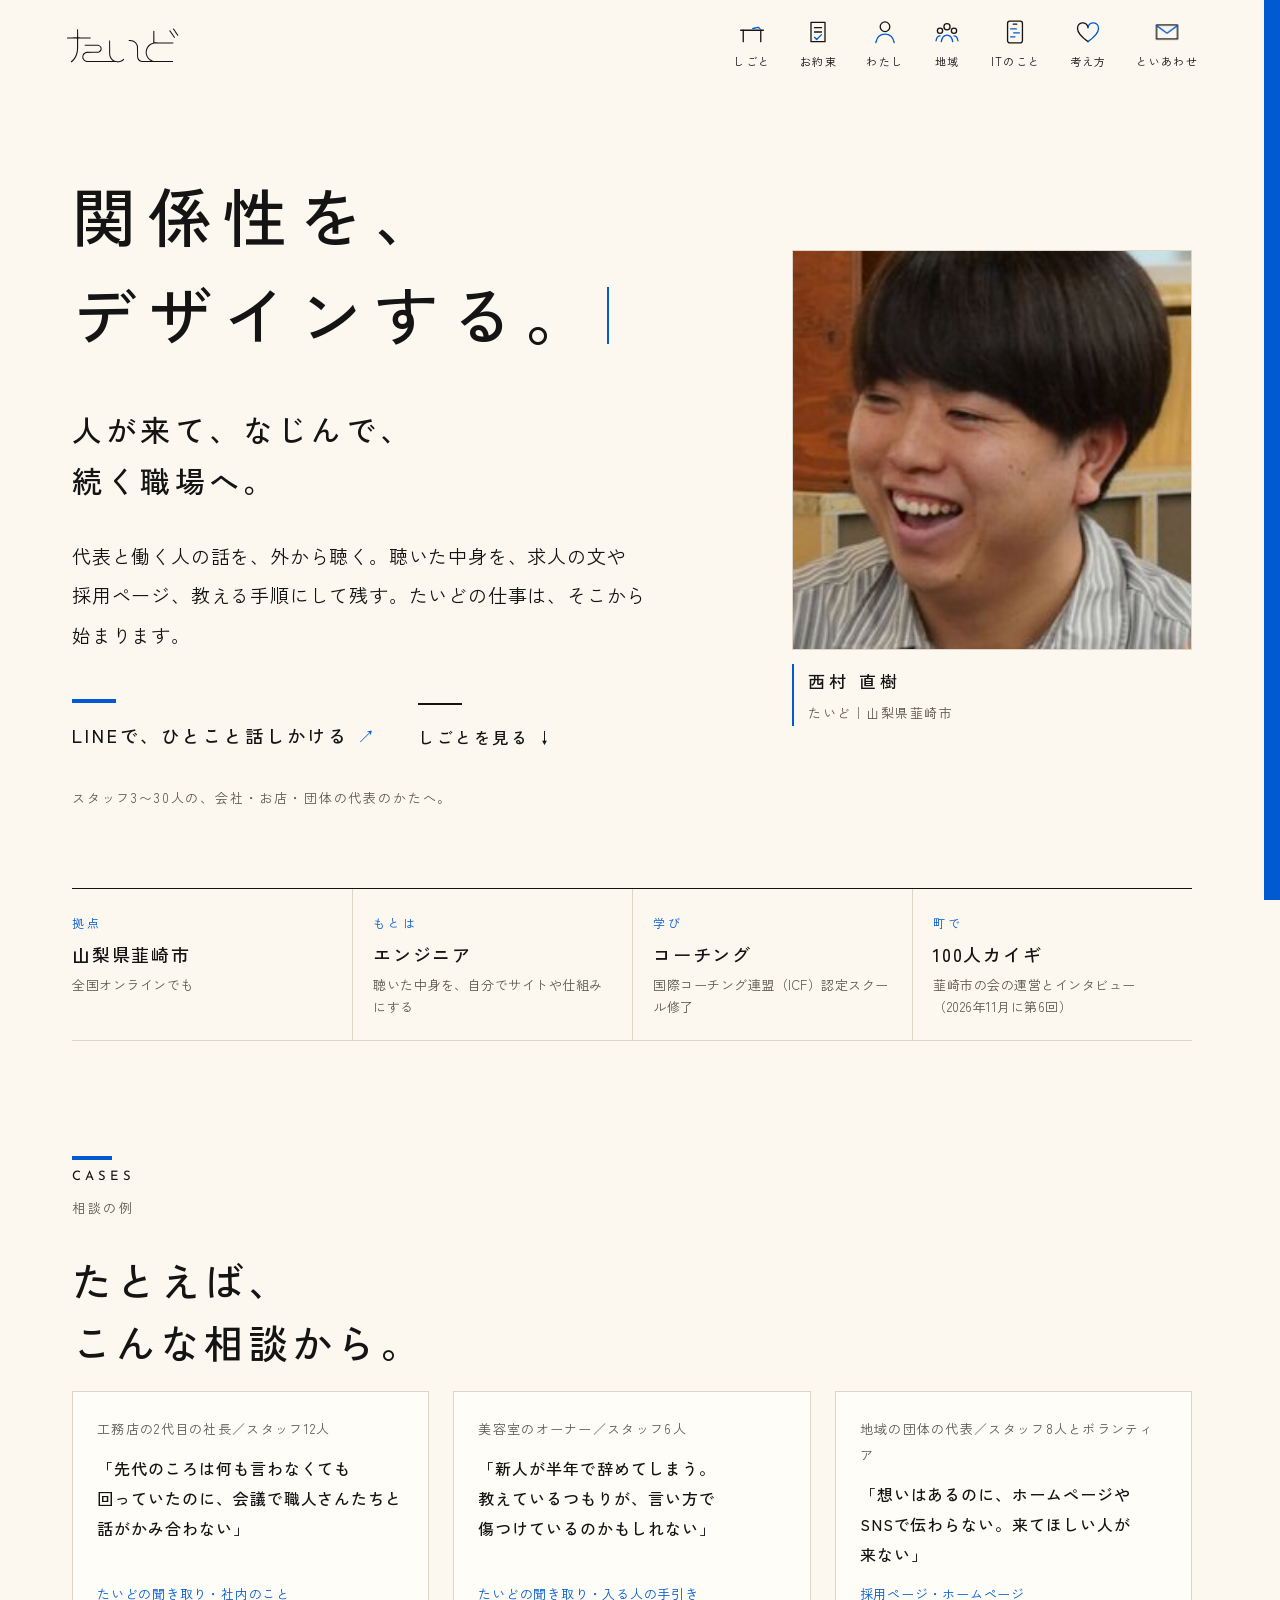
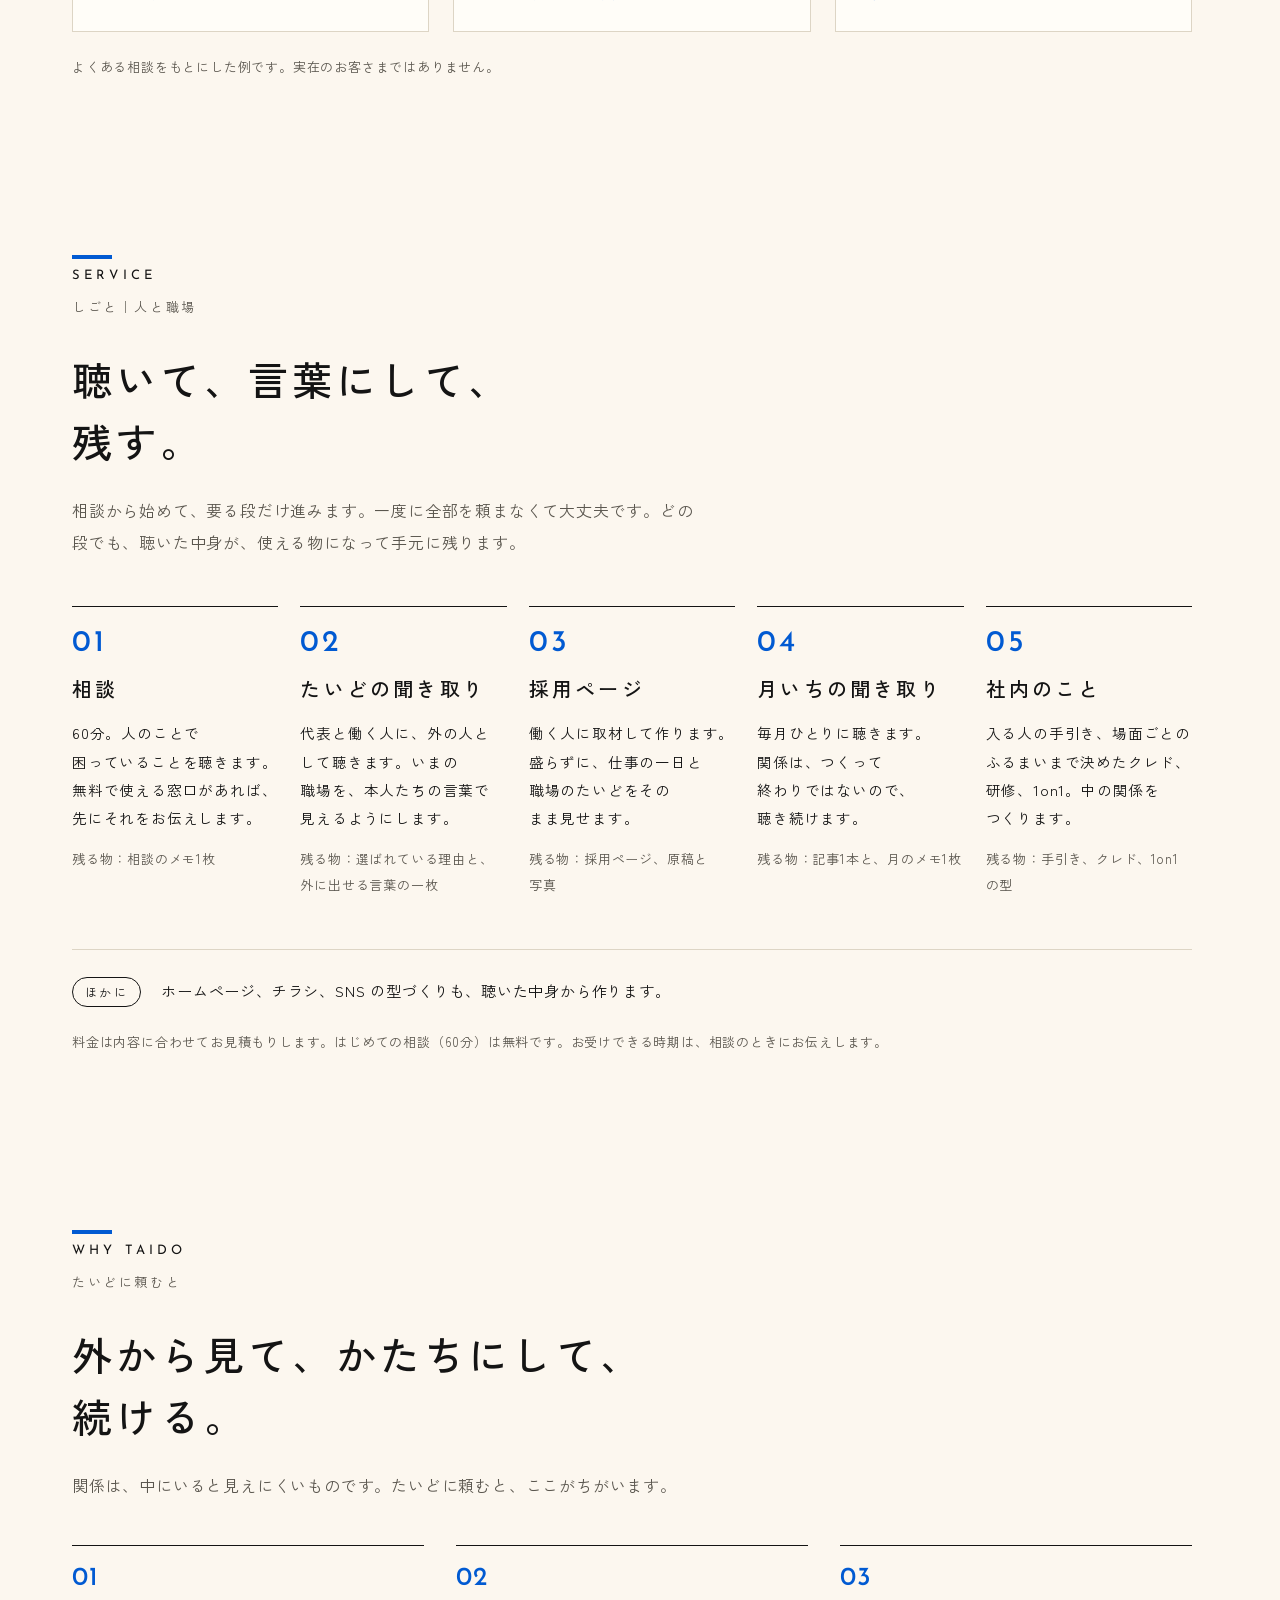
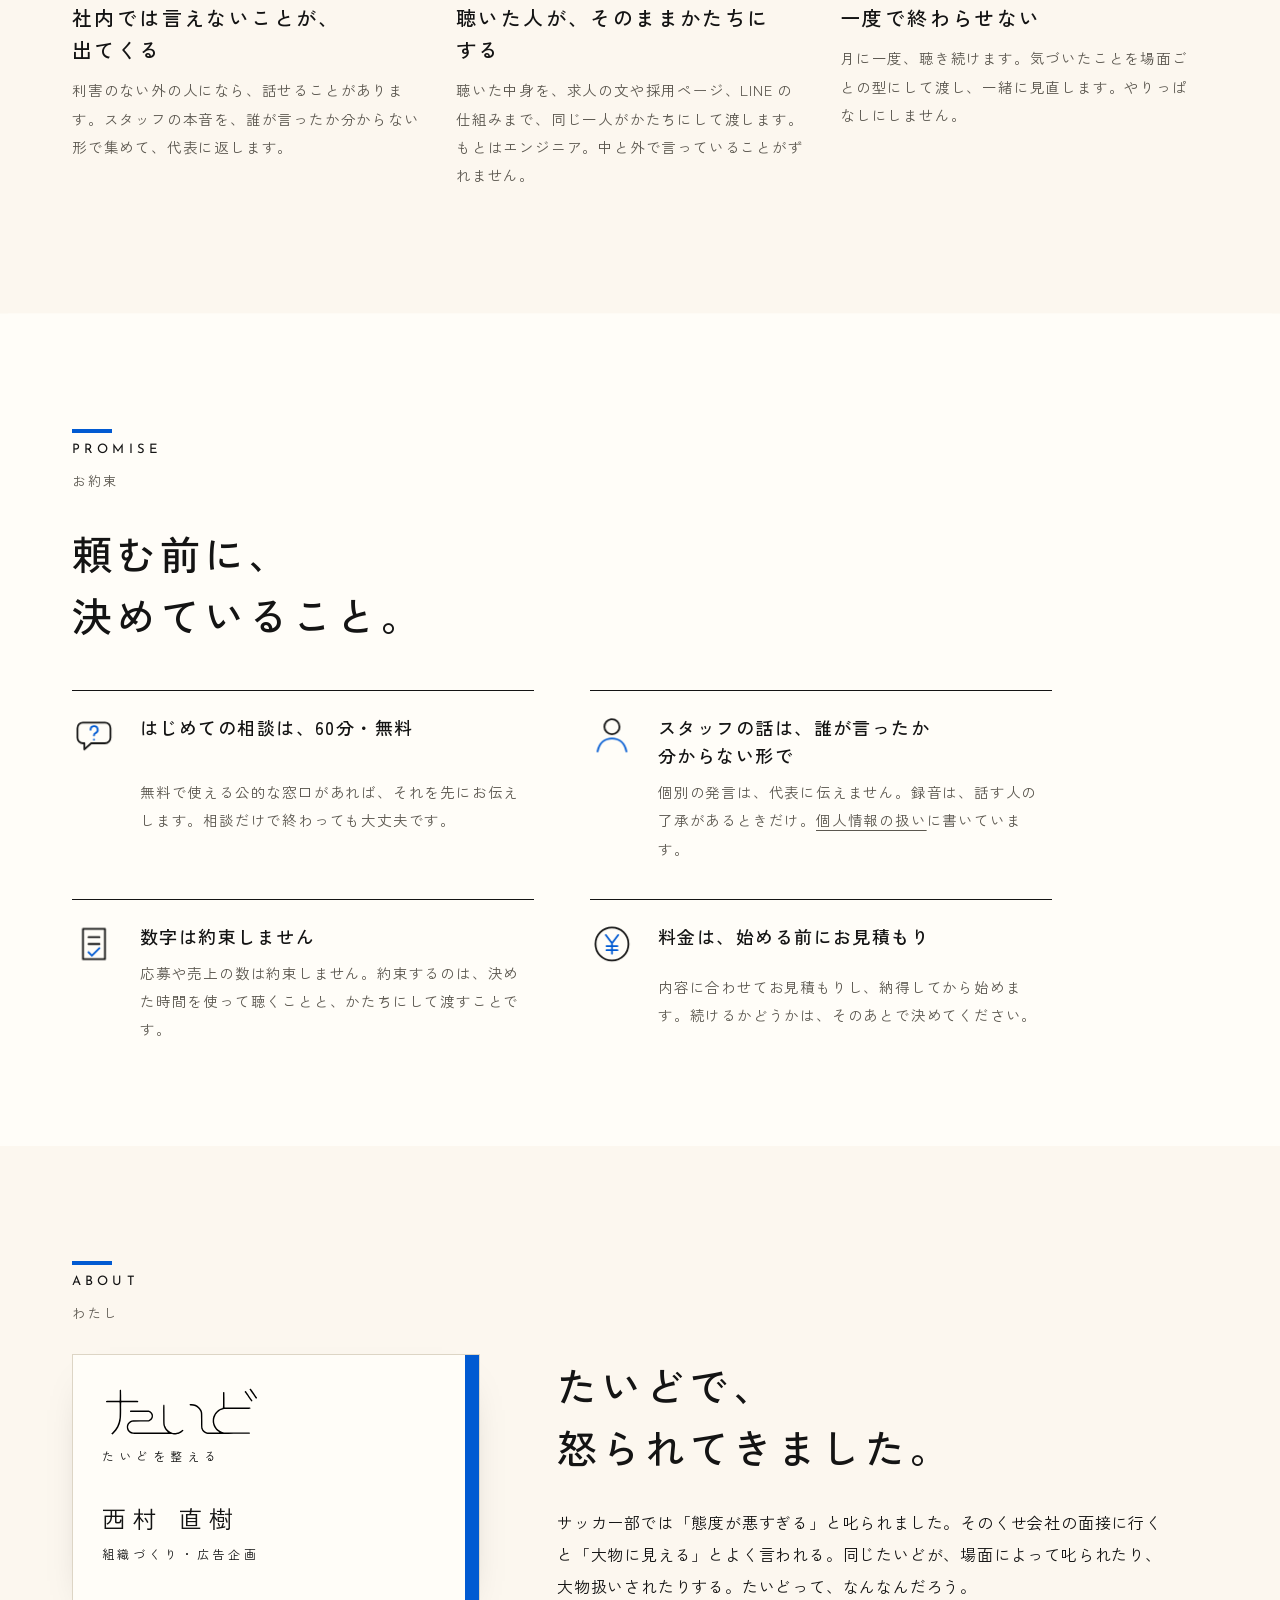
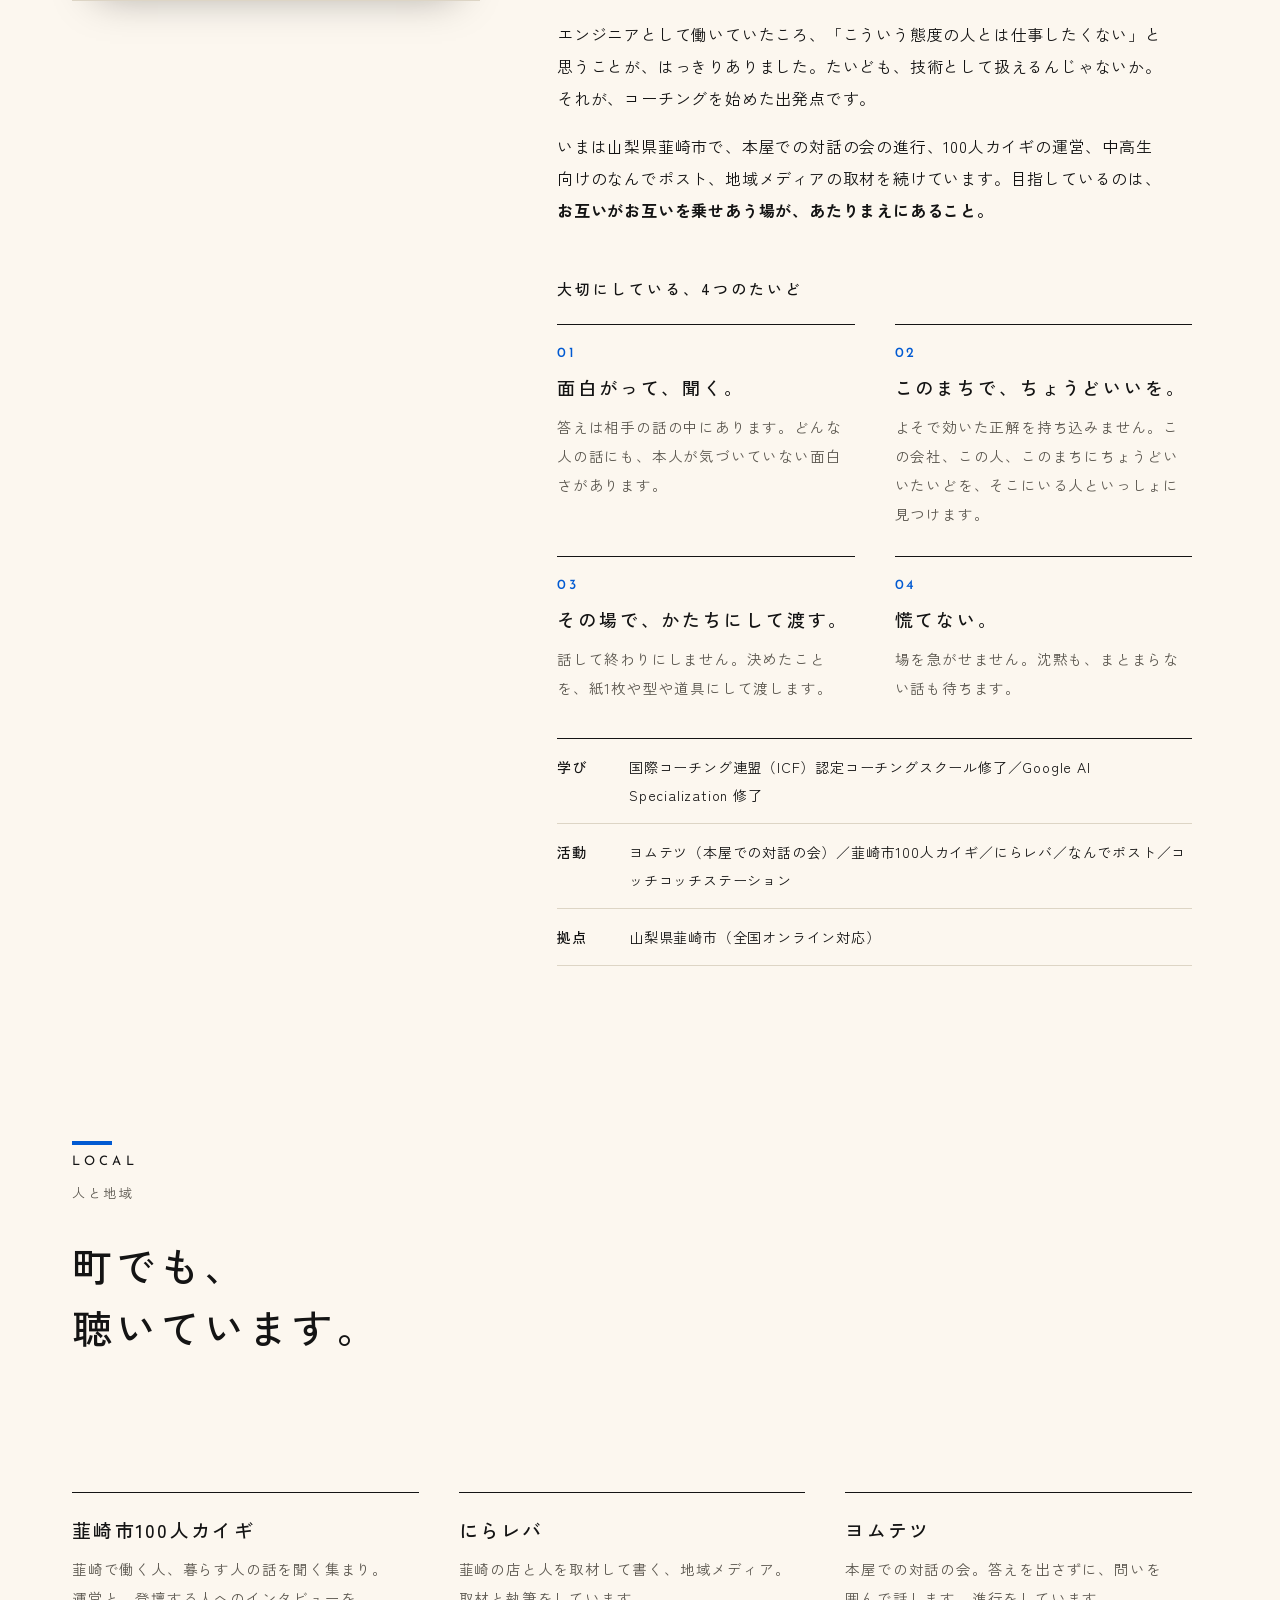
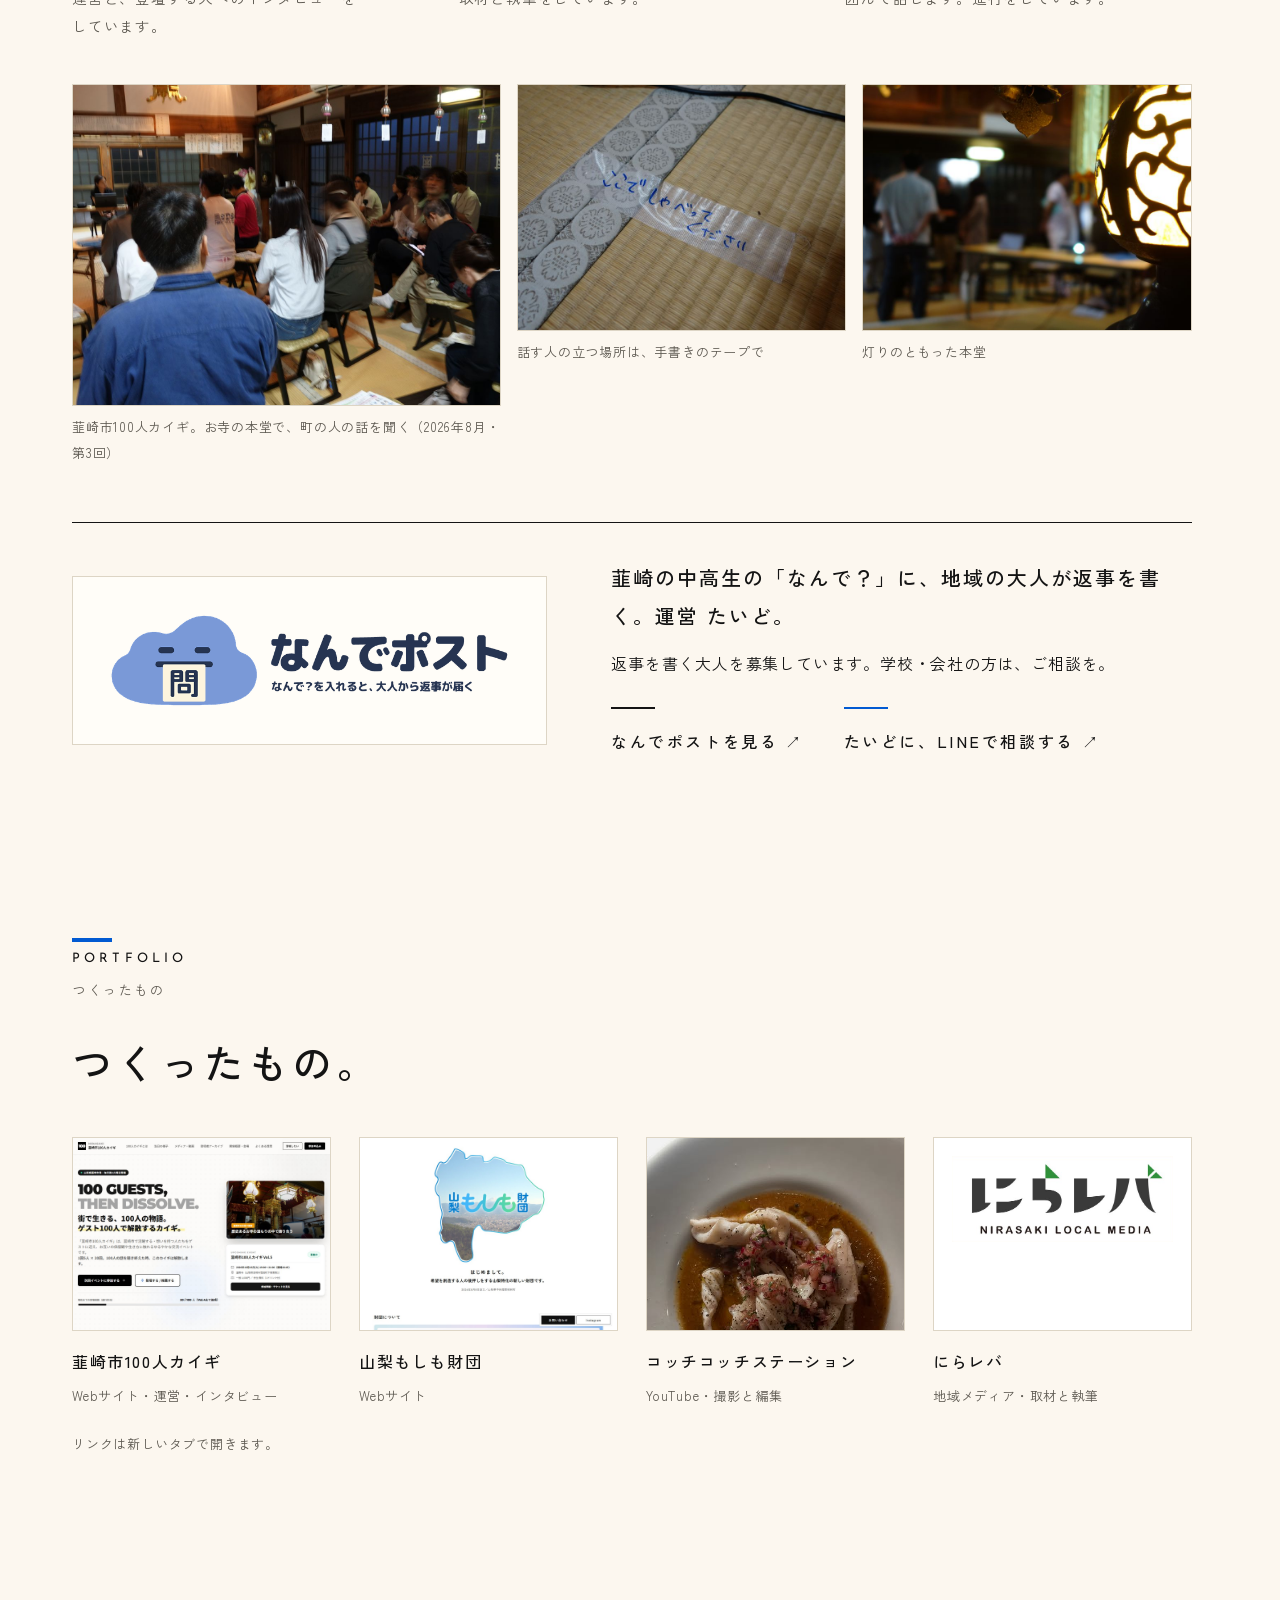
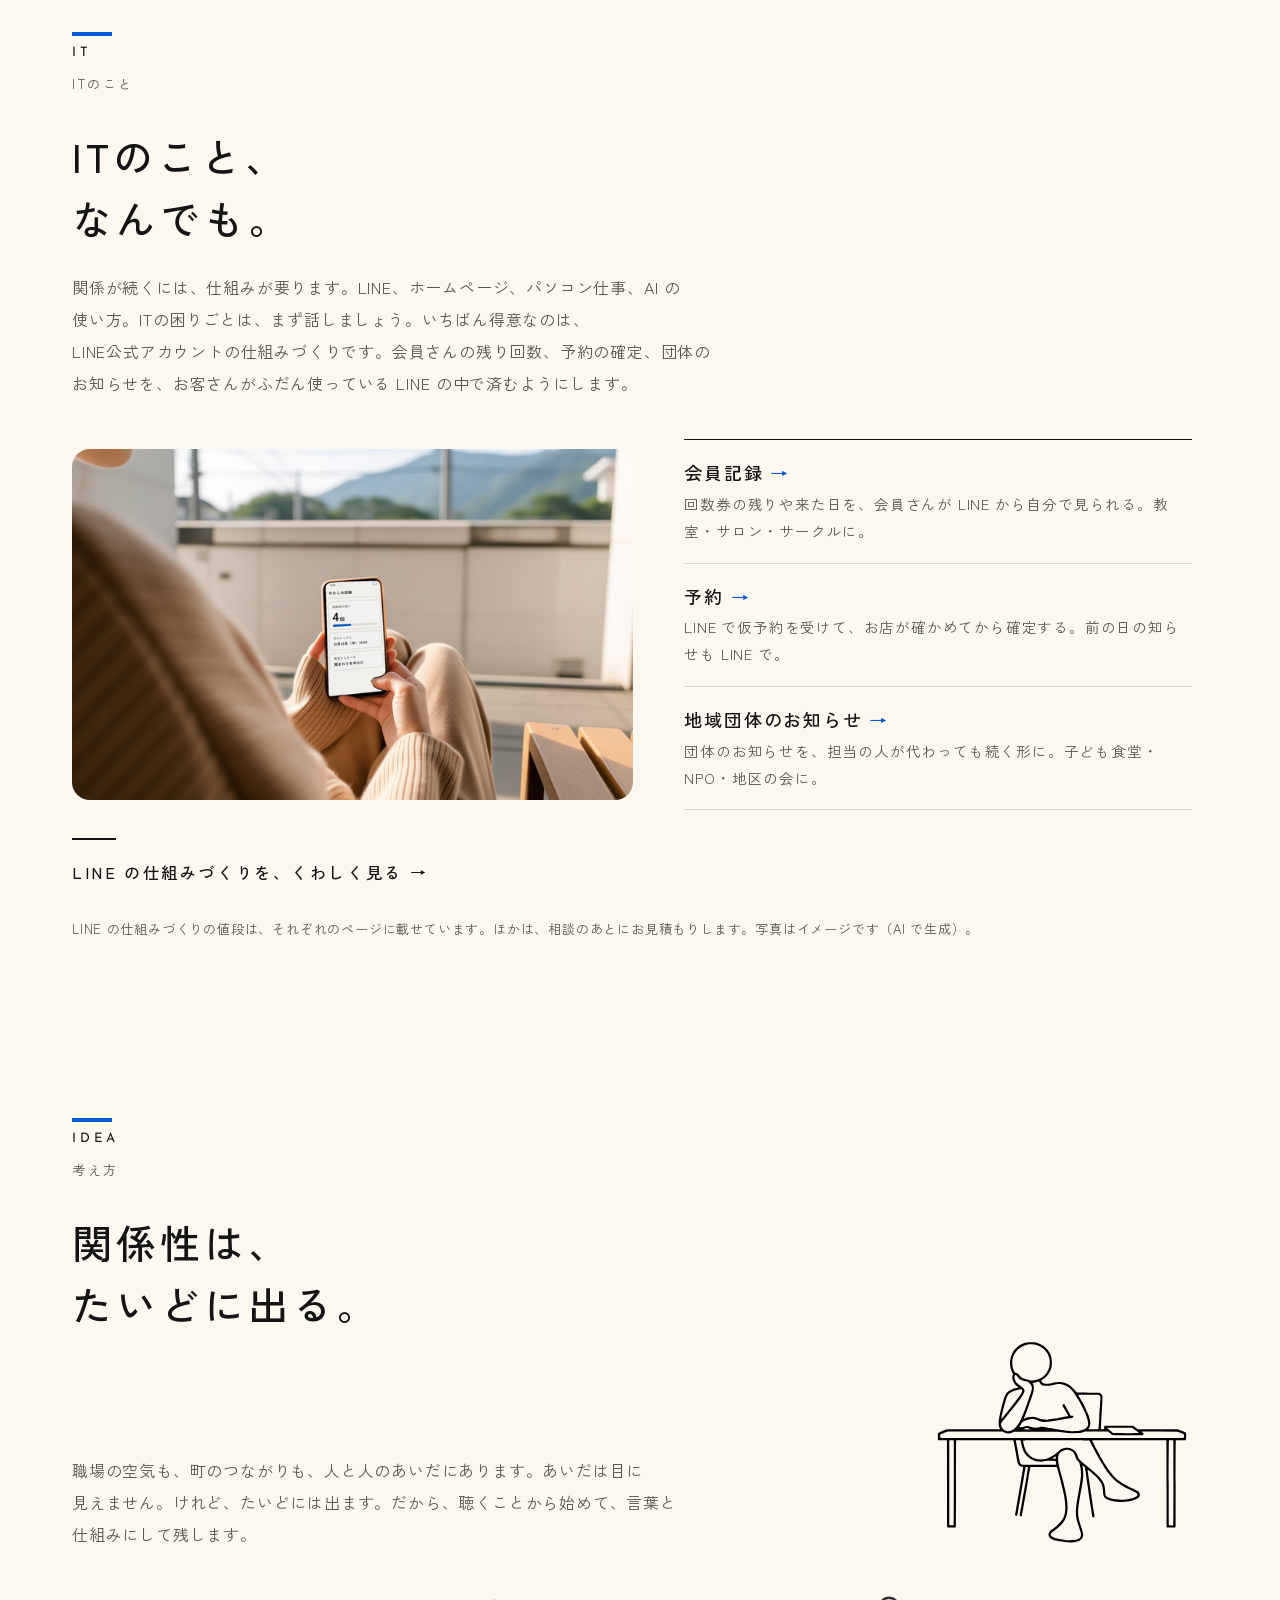
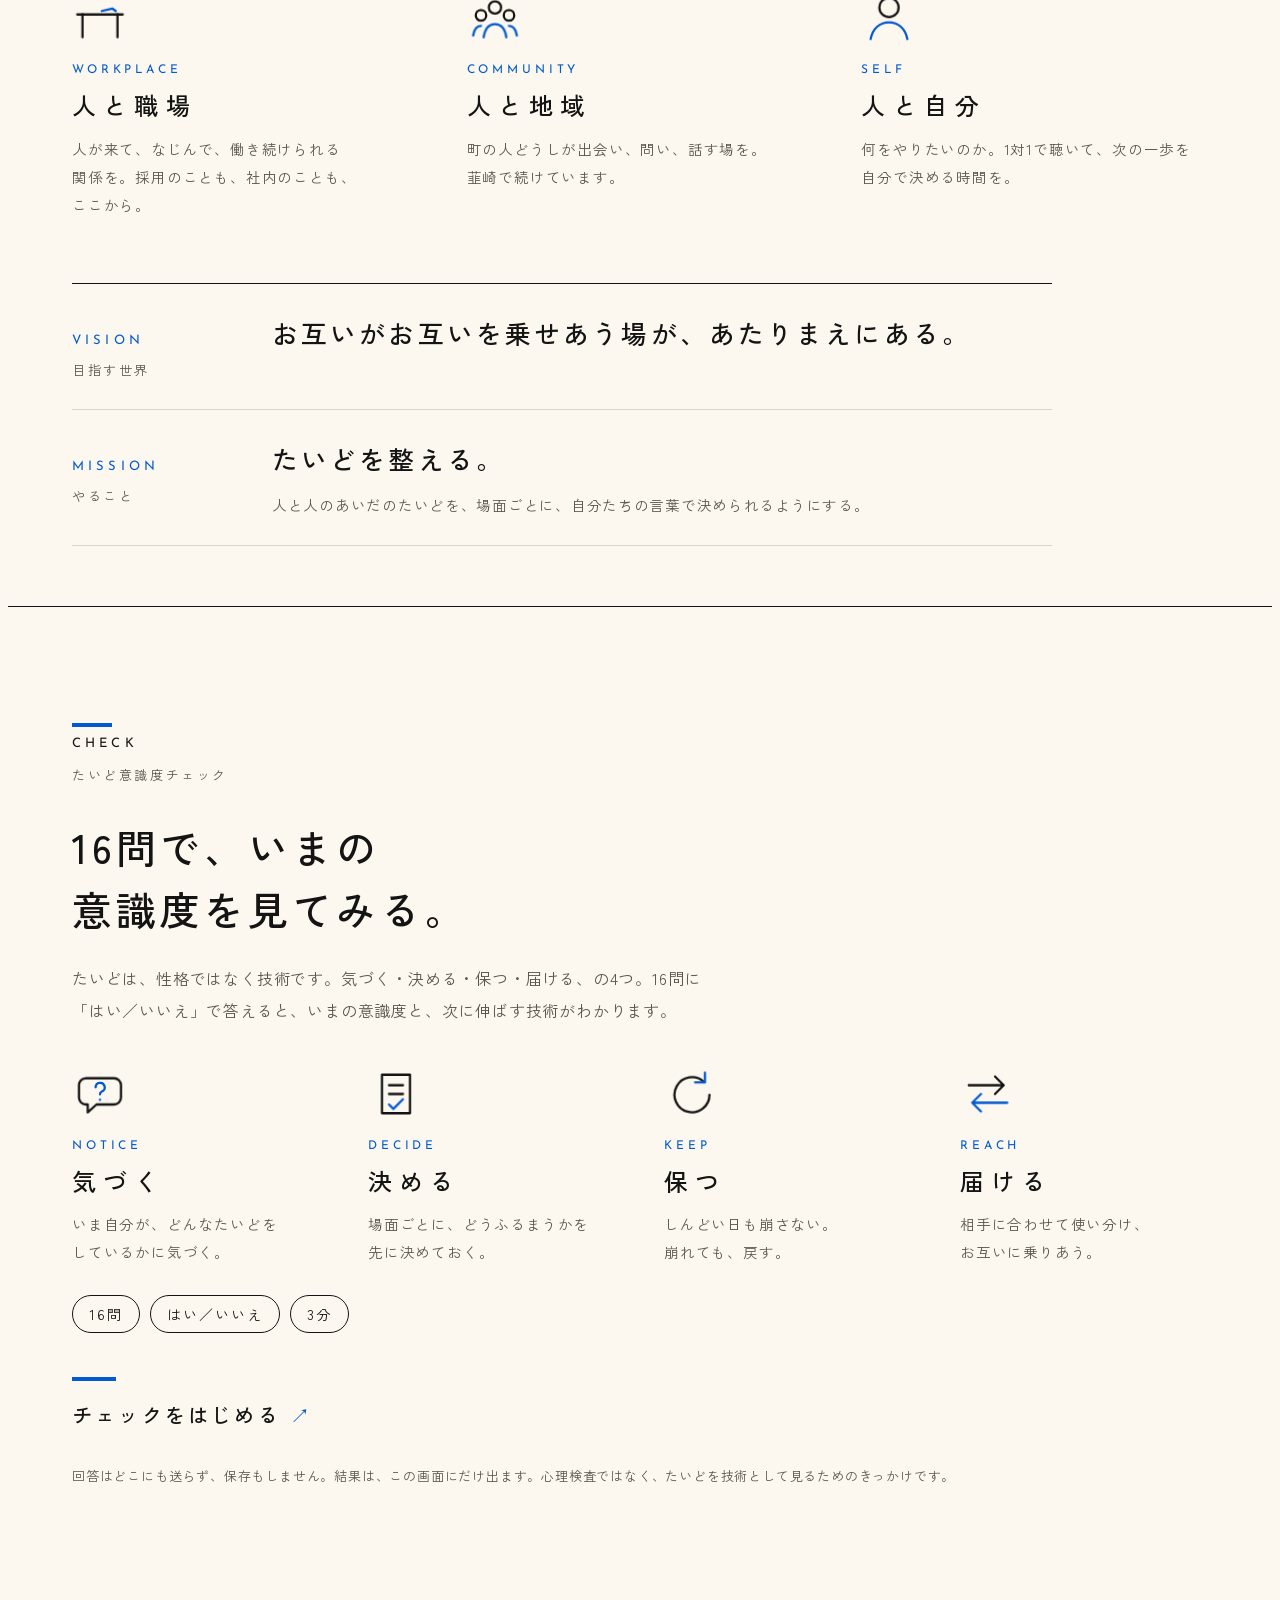
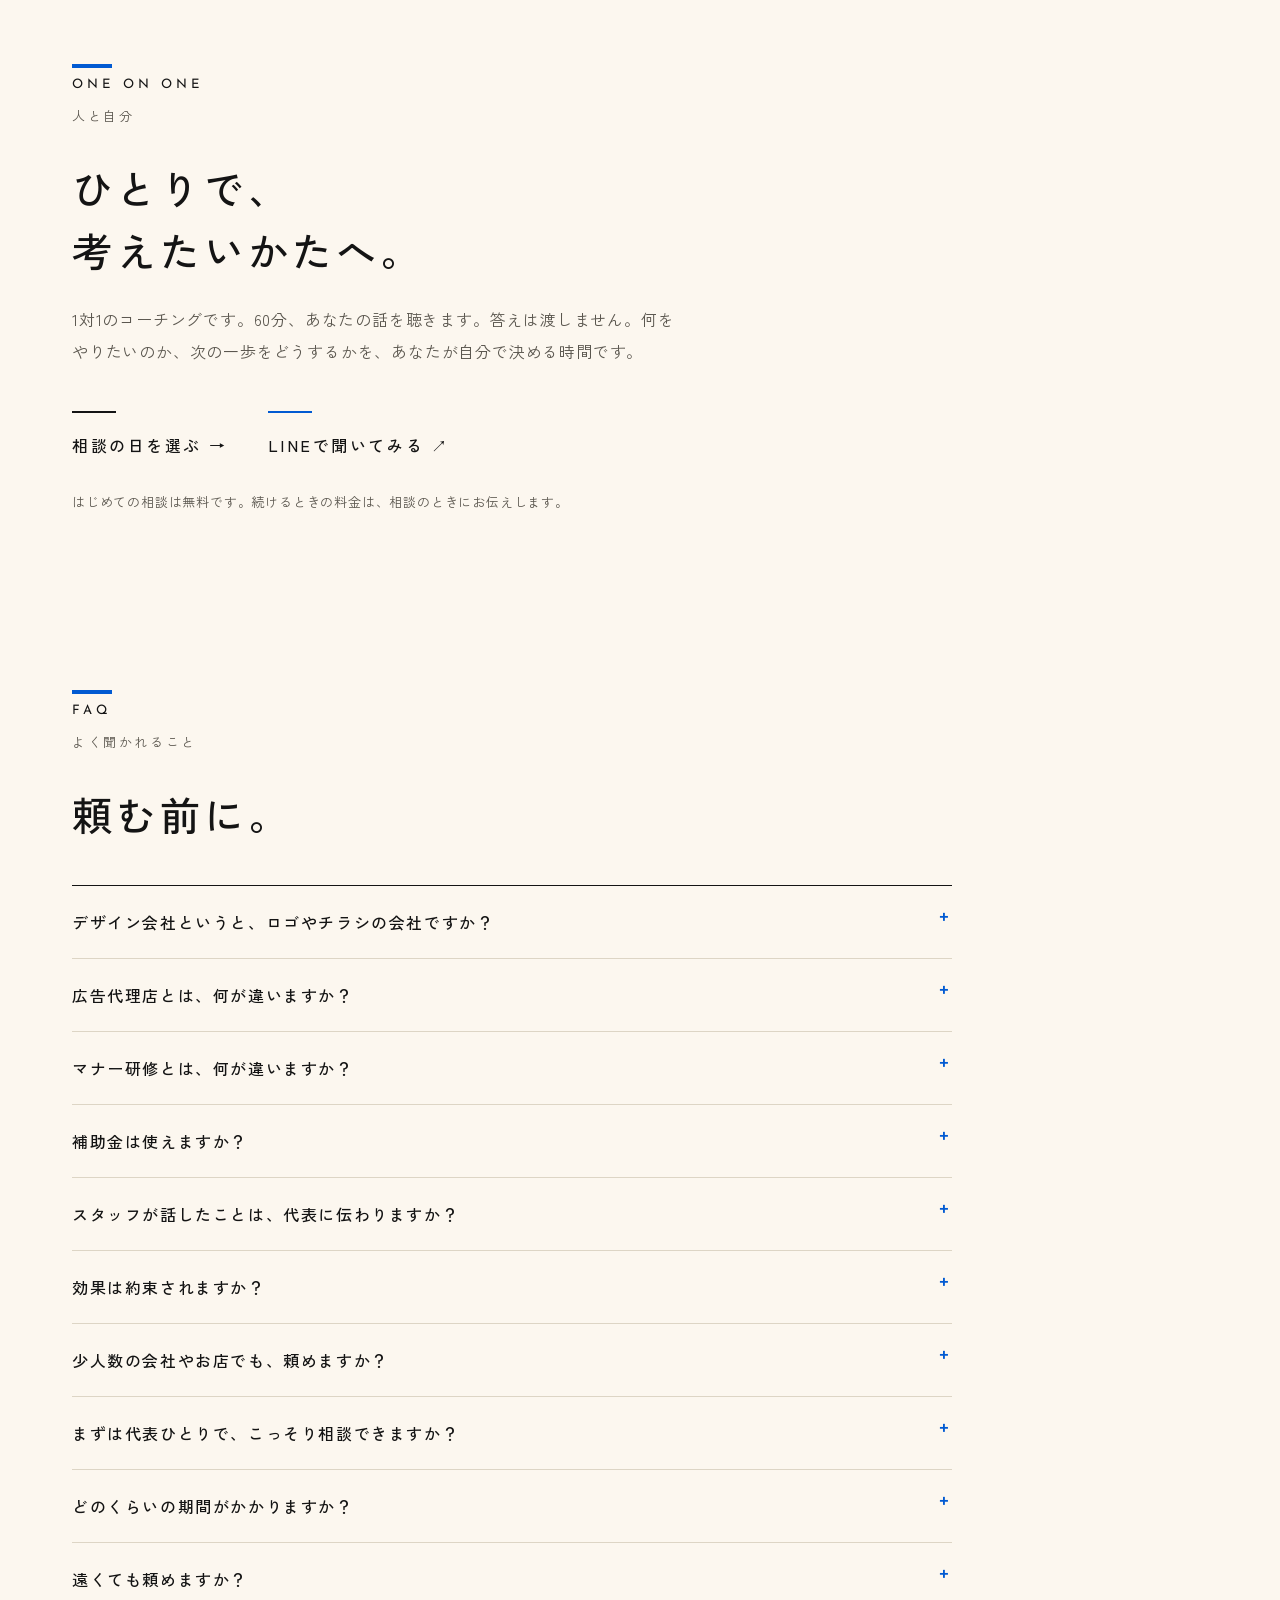
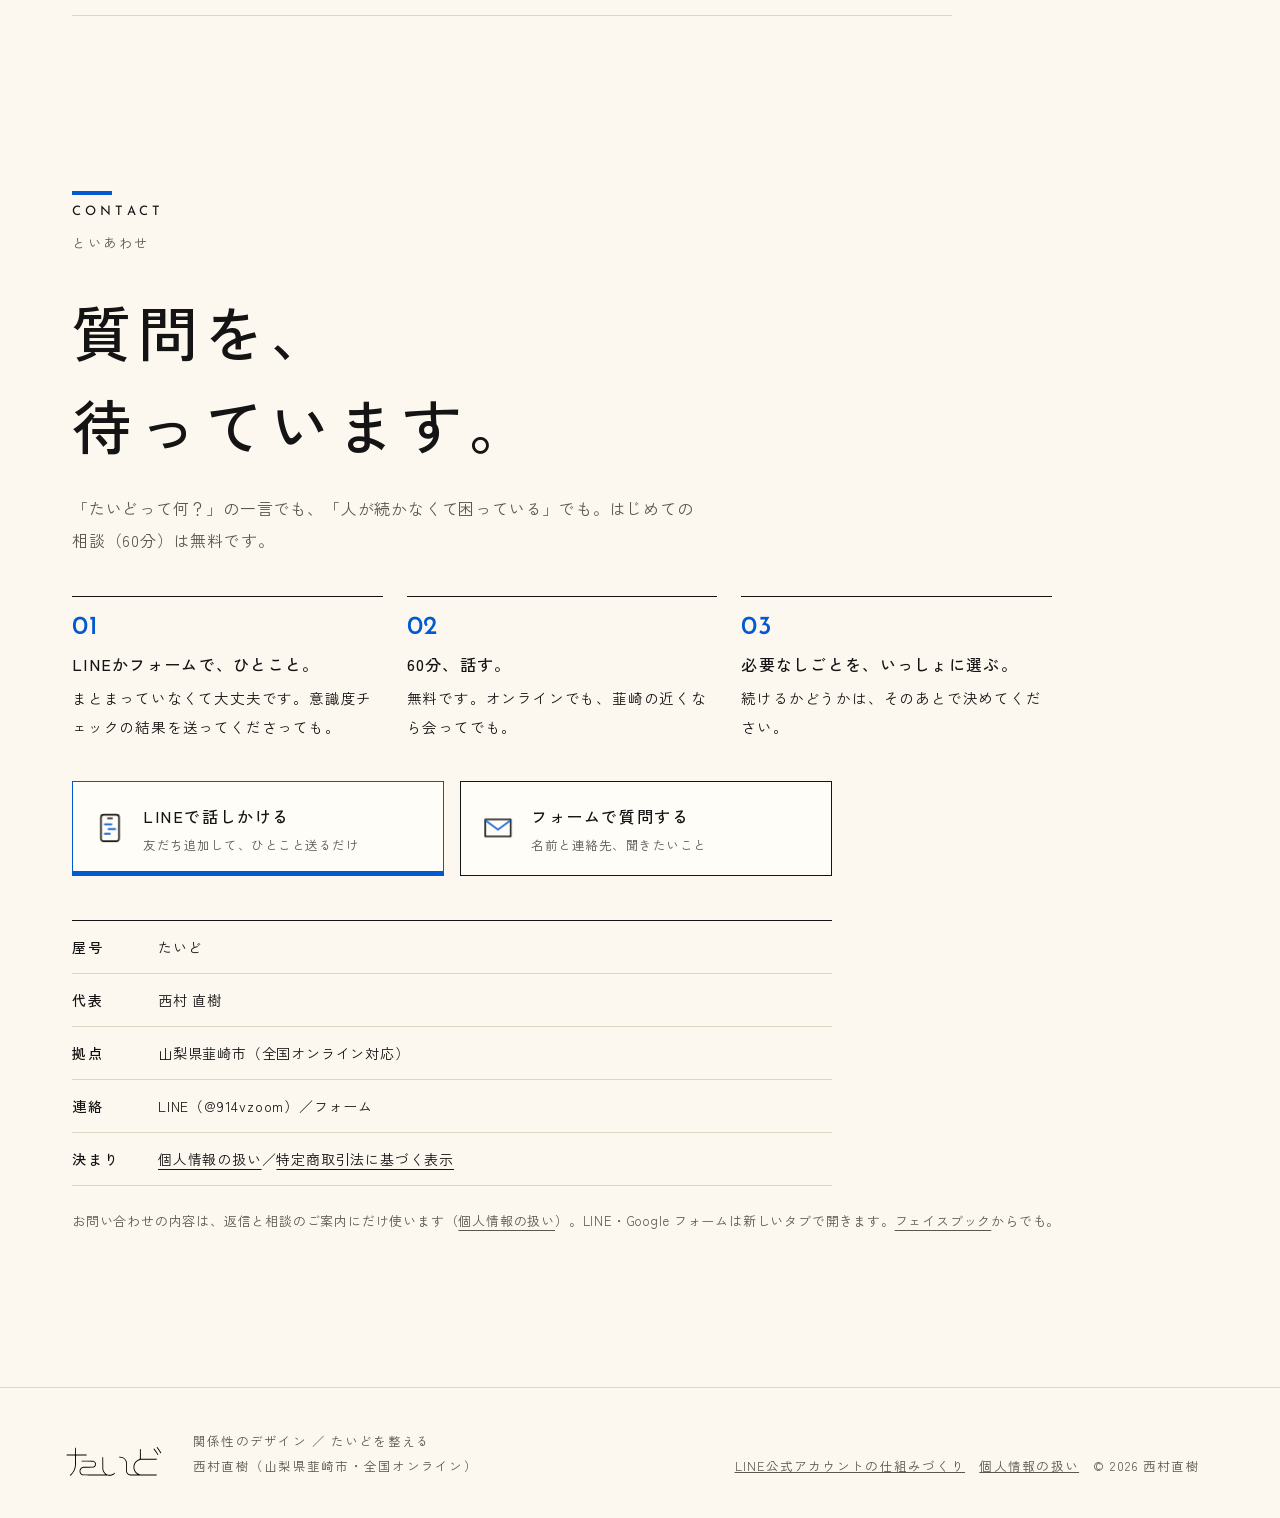
<file: index.html>
<!doctype html>
<html lang="ja"><head><meta charset="utf-8"><meta name="viewport" content="width=device-width,initial-scale=1">
<title>たいど — 関係性のデザイン会社｜西村直樹（山梨県韮崎市）</title>
<meta name="description" content="たいどは、関係性のデザイン会社です。人と職場、人と地域、人と自分のあいだを、まず聴くことから、言葉と仕組みにして残します。聞き取り・採用ページ・月いちの聞き取り・社内のこと（西村直樹・山梨県韮崎市・全国オンライン）。">
<meta name="theme-color" content="#fcf7ef">
<meta property="og:title" content="たいど — 関係性のデザイン会社">
<meta property="og:description" content="人が来て、なじんで、続く職場へ。代表と働く人の話を外から聴いて、言葉と仕組みにして残します。">
<meta property="og:type" content="website"><meta property="og:url" content="https://nirareba0.github.io/"><meta property="og:site_name" content="たいど"><meta property="og:locale" content="ja_JP">
<meta property="og:image" content="https://nirareba0.github.io/assets/og-card.jpg"><meta property="og:image:width" content="1200"><meta property="og:image:height" content="630"><meta property="og:image:alt" content="細い線のロゴ「たいど」と「たいどを整える」、右端に青い帯の名刺">
<meta name="twitter:card" content="summary_large_image">
<link rel="canonical" href="https://nirareba0.github.io/">
<link rel="icon" href="assets/favicon-card.svg" type="image/svg+xml">
<link rel="preload" href="assets/fonts/zenkaku-500.woff2" as="font" type="font/woff2" crossorigin>
<script>if(!matchMedia("(prefers-reduced-motion: reduce)").matches&&!/[?&#]edit\b/.test(location.search+location.hash)){document.documentElement.classList.add("anim");setTimeout(function(){if(!document.documentElement.classList.contains("ready"))document.documentElement.classList.remove("anim")},3000)}</script>
<link rel="stylesheet" href="style.css?v=j1">
<script src="script.js?v=j1" defer></script>
<script src="diag.js?v=g2" defer></script>
<script src="edit.js?v=c1" defer></script>
</head>
<body class="page-top" data-line-url="https://line.me/R/ti/p/@914vzoom" data-line-id="@914vzoom" data-count="">
<svg class="sprite" aria-hidden="true" focusable="false"><defs>
<symbol id="i-q" viewBox="0 0 32 32"><path d="M8 7h16a4 4 0 0 1 4 4v7a4 4 0 0 1-4 4H14l-5 4.5V22H8a4 4 0 0 1-4-4v-7a4 4 0 0 1 4-4z"/><path class="b" d="M13.5 12.2a2.6 2.6 0 1 1 3.6 2.4c-.7.3-1.1.9-1.1 1.6v.4"/><path class="b" d="M16 19.2v.2"/></symbol>
<symbol id="i-desk" viewBox="0 0 32 32"><path d="M3 14h26"/><path d="M6 14v13M26 14v13"/><path class="b" d="M17 12l6-1.4 2 1.4"/></symbol>
<symbol id="i-yen" viewBox="0 0 32 32"><path d="M16 4a12 12 0 1 1 0 24a12 12 0 1 1 0-24z"/><path class="b" d="M11.5 9.5l4.5 6 4.5-6M16 15.5V23M12 17.5h8M12 20.5h8"/></symbol>
<symbol id="i-frame" viewBox="0 0 32 32"><path d="M4 7h24v18H4z"/><path d="M22 10.5a1.6 1.6 0 1 1 0 3.2a1.6 1.6 0 1 1 0-3.2z"/><path class="b" d="M7 22l6-6 4 4 3-3 5 5"/></symbol>
<symbol id="i-person" viewBox="0 0 32 32"><path d="M16 4.5a5.5 5.5 0 1 1 0 11a5.5 5.5 0 1 1 0-11z"/><path class="b" d="M5.5 28c1.2-6 5.2-9.5 10.5-9.5S25.3 22 26.5 28"/></symbol>
<symbol id="i-mail" viewBox="0 0 32 32"><path d="M4 8h24v16H4z"/><path class="b" d="M4.5 9l11.5 8.5L27.5 9"/></symbol>
<symbol id="i-talk" viewBox="0 0 32 32"><path d="M5 9v15M5 18h7v6"/><path d="M27 9v15M27 18h-7v6"/><path class="b" d="M11.5 14.5h9M16 14.5V24"/></symbol>
<symbol id="i-pencil" viewBox="0 0 32 32"><path d="M8 23l1.8-5.6L21 6.2l4 4L13.6 21.4z"/><path d="M18.4 8.8l4 4"/><path class="b" d="M5 27.5c4-1.5 8 1 12-.5s5-1 8 0"/></symbol>
<symbol id="i-loop" viewBox="0 0 32 32"><path d="M26 16.5a10 10 0 1 1-3.2-7.4"/><path class="b" d="M23.4 3.8v5.6h-5.6"/></symbol>
<symbol id="i-heart" viewBox="0 0 32 32"><path d="M16 27C9 22 4 17.5 4 12a6 6 0 0 1 12-1"/><path class="b" d="M16 11a6 6 0 0 1 12 1c0 5.5-5 10-12 15"/></symbol>
<symbol id="i-swap" viewBox="0 0 32 32"><path d="M5 11h20M20 6l5 5-5 5"/><path class="b" d="M27 21H7M12 16l-5 5 5 5"/></symbol>
<symbol id="i-out" viewBox="0 0 32 32"><path d="M5 13v6h5l8 6V7l-8 6z"/><path class="b" d="M22.5 12c1.6 2.2 1.6 5.8 0 8M25.5 9c3.2 4 3.2 10 0 14"/></symbol>
<symbol id="i-check" viewBox="0 0 32 32"><path d="M8 5h16v22H8z"/><path d="M12 11h8M12 16h8"/><path class="b" d="M12 22l2.5 2.5L20 19"/></symbol>
<symbol id="i-book" viewBox="0 0 32 32"><path d="M16 9c-3-2.2-7-3-11-2.6V25c4-.4 8 .4 11 2.6"/><path class="b" d="M16 9c3-2.2 7-3 11-2.6V25c-4-.4-8 .4-11 2.6V9"/></symbol>
<symbol id="i-group" viewBox="0 0 32 32"><path d="M16 6.5a3.5 3.5 0 1 1 0 7a3.5 3.5 0 1 1 0-7z"/><path d="M8 11.5a3 3 0 1 1 0 6a3 3 0 1 1 0-6zM24 11.5a3 3 0 1 1 0 6a3 3 0 1 1 0-6z"/><path class="b" d="M3.5 26c.6-3.6 2.4-5.5 4.5-5.5M28.5 26c-.6-3.6-2.4-5.5-4.5-5.5M9.5 27c.8-5 3.4-7.5 6.5-7.5s5.7 2.5 6.5 7.5"/></symbol>
<symbol id="i-post" viewBox="0 0 32 32"><path d="M7 5h18v17H7z"/><path d="M13 22v6M19 22v6"/><path class="b" d="M11 10.5h10"/></symbol>
<symbol id="i-line"viewBox="0 0 32 32"><path d="M10 3.5h12a2.5 2.5 0 0 1 2.5 2.5v20a2.5 2.5 0 0 1-2.5 2.5H10A2.5 2.5 0 0 1 7.5 26V6A2.5 2.5 0 0 1 10 3.5z"/><path d="M14 7h4"/><path class="b" d="M11 12.5h6.5M14.5 17h6.5M11 21.5h5"/></symbol>
</defs></svg>
<a class="skip" href="#main">本文へ移動</a>
<div class="band" aria-hidden="true"></div>

<header class="site-header">
<a class="brand" href="#top"><svg class="logo" viewBox="0 0 297 100" role="img" aria-label="たいど"><path class="logo-body" d="M137.74 93.19C140.29 92.77 141.17 92.50 143.56 91.38C146.51 90.01 150.20 87.03 150.20 86.04C150.20 85.42 149.48 84.60 148.95 84.60C148.73 84.60 148.01 85.08 147.33 85.67C146.65 86.25 145.52 87.08 144.80 87.51C144.08 87.93 143.37 88.39 143.20 88.52C142.78 88.86 140.47 89.74 139.40 89.98C138.91 90.09 138.11 90.32 137.62 90.49C136.60 90.85 132.70 90.92 131.60 90.59C131.21 90.48 130.30 90.26 129.57 90.10C124.10 88.92 118.65 83.96 116.80 78.46C115.44 74.42 115.40 73.90 115.40 55.80C115.39 37.77 115.45 38.55 114.14 38.44C112.78 38.32 112.82 37.70 112.81 55.92C112.79 73.54 112.86 74.88 113.92 78.30C115.19 82.38 116.91 85.18 119.70 87.72C121.35 89.22 121.67 89.68 121.15 89.83C121.01 89.87 106.59 89.90 89.10 89.89L57.30 89.89L55.63 89.35C51.26 87.93 49.15 85.47 48.18 80.62C47.95 79.47 48.72 76.23 49.60 74.71C50.59 72.97 52.66 71.20 54.63 70.40L56.30 69.72L71.20 69.60L86.10 69.48L87.56 68.92C90.28 67.87 92.29 65.88 93.38 63.13C93.95 61.69 94.00 61.38 94.00 59.21C94.00 56.85 94.00 56.84 93.20 55.26C91.88 52.61 90.15 51.01 87.26 49.73L86.03 49.19L69.20 49.21C52.81 49.22 52.37 49.23 51.99 49.61C51.54 50.06 51.50 50.50 51.86 51.20L52.11 51.70L69.11 51.80L86.10 51.90L87.16 52.46C89.42 53.65 90.77 55.34 91.39 57.73C91.80 59.30 91.80 59.33 91.43 60.75C90.79 63.18 89.21 65.16 86.97 66.34L85.90 66.90L71.00 67.01C56.54 67.12 56.06 67.14 54.75 67.55C51.28 68.64 48.28 71.17 46.83 74.22C45.11 77.86 45.38 83.32 47.44 86.53C49.37 89.53 52.37 91.47 56.25 92.22C58.21 92.60 59.33 92.61 92.99 92.59C112.09 92.59 127.88 92.64 128.08 92.72C128.66 92.94 132.99 93.55 134.15 93.58C134.72 93.59 136.34 93.41 137.74 93.19ZM21.76 91.05C28.54 84.29 32.52 76.96 34.28 68.00C35.22 63.23 35.40 59.85 35.40 46.73C35.40 36.64 35.45 34.61 35.68 34.29C35.96 33.91 36.37 33.90 51.10 33.86C62.41 33.83 66.30 33.77 66.51 33.59C66.67 33.46 66.80 33.01 66.80 32.59C66.80 31.10 67.90 31.20 51.12 31.20C37.03 31.20 36.04 31.18 35.75 30.85C35.47 30.54 35.43 29.28 35.37 20.96C35.29 10.58 35.34 11.00 34.17 10.73C33.81 10.64 33.49 10.72 33.17 10.98L32.70 11.37L32.70 20.97C32.70 28.59 32.65 30.63 32.44 30.84C32.23 31.05 29.62 31.12 20.00 31.20C6.71 31.31 7.32 31.25 7.32 32.50C7.32 33.90 6.63 33.82 20.02 33.93C28.08 33.99 32.17 34.10 32.34 34.24C32.74 34.57 32.71 59.58 32.31 63.00C30.98 74.26 26.39 83.60 19.20 89.67C17.44 91.15 17.21 91.38 17.20 91.67C17.20 91.98 18.74 93.40 19.08 93.40C19.26 93.40 20.47 92.34 21.76 91.05ZM272.39 92.29C272.86 91.82 272.99 90.83 272.63 90.40C272.30 89.99 272.25 89.99 249.30 89.99C230.21 89.99 226.10 89.95 225.10 89.71C222.45 89.09 220.88 88.66 220.50 88.45C220.28 88.33 219.59 88.00 218.96 87.71C213.86 85.35 209.39 79.99 207.63 74.10C206.54 70.44 206.52 65.78 207.59 62.30C210.08 54.20 215.78 48.72 223.70 46.82C224.69 46.58 225.72 46.33 226.00 46.26C226.28 46.20 236.99 46.13 249.82 46.12C275.32 46.10 273.80 46.17 273.80 44.93C273.79 44.10 273.60 43.83 272.87 43.62C272.54 43.53 262.00 43.49 249.46 43.53C228.74 43.60 226.61 43.58 226.32 43.29C226.03 43.00 226.00 41.55 226.00 29.15C226.00 13.83 226.07 14.60 224.71 14.60C223.68 14.60 223.16 15.11 223.21 16.07C223.23 16.53 223.24 22.95 223.23 30.34C223.20 45.68 223.42 44.14 221.14 44.83C211.04 47.86 204.18 57.21 204.21 67.90C204.21 69.44 204.30 71.06 204.39 71.50C204.49 71.94 204.71 73.02 204.89 73.90C205.41 76.52 206.39 78.83 208.08 81.40C209.97 84.31 211.65 86.03 214.41 87.91C216.45 89.29 216.74 89.67 215.95 89.87C215.70 89.93 210.77 89.94 205.00 89.89L194.50 89.80L193.00 89.26C189.07 87.85 186.52 85.11 185.62 81.33C185.22 79.64 185.20 79.05 185.20 67.43C185.20 54.51 185.10 52.79 184.20 50.40C183.13 47.57 181.73 45.47 179.31 43.10C175.33 39.21 171.17 37.47 165.29 37.26C161.91 37.14 161.70 37.21 161.74 38.52C161.77 39.62 162.05 39.80 163.77 39.80C169.83 39.82 174.43 41.70 178.17 45.70C179.24 46.85 180.80 48.99 180.80 49.32C180.80 49.39 181.02 49.88 181.29 50.42C182.41 52.64 182.60 54.76 182.61 65.20C182.63 78.56 182.77 81.19 183.57 83.56C185.06 87.97 188.35 90.99 192.90 92.11L194.70 92.56L233.44 92.53C260.60 92.51 272.24 92.44 272.39 92.29Z"/><g class="daku"><path d="M276.90 31.75C277.66 31.09 277.59 30.66 276.47 29.10C271.84 22.65 267.45 16.31 266.60 14.85C265.44 12.84 265.01 12.65 263.91 13.62C263.15 14.29 262.99 14.98 263.51 15.40C263.67 15.54 264.47 16.61 265.27 17.78C266.07 18.95 268.20 22.01 270.01 24.60C271.81 27.19 273.73 29.95 274.26 30.75C275.36 32.38 275.92 32.59 276.90 31.75ZM285.57 26.50C286.22 25.76 286.23 25.43 285.59 24.70C285.40 24.48 285.02 23.94 284.74 23.50C284.46 23.06 283.32 21.39 282.22 19.80C281.11 18.21 279.54 15.91 278.73 14.70C276.78 11.80 274.64 8.94 274.27 8.73C273.67 8.39 272.20 9.43 272.20 10.19C272.20 10.31 273.19 11.73 274.39 13.35C275.60 14.97 277.29 17.37 278.14 18.67C279.00 19.97 280.36 22.04 281.17 23.27C283.94 27.48 284.41 27.83 285.57 26.50Z"/></g></svg></a>
<nav aria-label="メインナビゲーション">
<a href="#service"><svg class="ic" aria-hidden="true"><use href="#i-desk"/></svg><span>しごと</span></a>
<a href="#promise"><svg class="ic" aria-hidden="true"><use href="#i-check"/></svg><span>お約束</span></a>
<a href="#about"><svg class="ic" aria-hidden="true"><use href="#i-person"/></svg><span>わたし</span></a>
<a href="#local"><svg class="ic" aria-hidden="true"><use href="#i-group"/></svg><span>地域</span></a>
<a href="#product"><svg class="ic" aria-hidden="true"><use href="#i-line"/></svg><span>ITのこと</span></a>
<a href="#idea"><svg class="ic" aria-hidden="true"><use href="#i-heart"/></svg><span>考え方</span></a>
<a href="#contact"><svg class="ic" aria-hidden="true"><use href="#i-mail"/></svg><span>といあわせ</span></a>
</nav>
</header>

<main id="main">
<section class="hero" id="top" aria-labelledby="hero-title">
<div class="hero-copy">
<h1 id="hero-title" class="h1-long" data-type>関係性を、<br>デザインする。</h1>
<p class="hero-ask">人が来て、なじんで、<br>続く職場へ。</p>
<p class="hero-lead">代表と働く人の話を、外から聴く。聴いた中身を、求人の文や採用ページ、教える手順にして残す。たいどの仕事は、そこから始まります。</p>
<div class="actions">
<a class="cta" data-line href="https://line.me/R/ti/p/@914vzoom" target="_blank" rel="noopener noreferrer">LINEで、ひとこと話しかける</a>
<a class="more" href="#service">しごとを見る</a>
</div>
<p class="hero-for">スタッフ3〜30人の、会社・お店・団体の代表のかたへ。</p>
</div>
<figure class="hero-photo"><picture><source media="(max-width: 760px)" srcset="assets/portrait-face.jpg" width="240" height="240"><img src="assets/portrait-top.jpg" alt="笑って話を聞いている西村直樹" width="800" height="800" fetchpriority="high"></picture><figcaption><strong>西村 直樹</strong>たいど｜山梨県韮崎市</figcaption></figure>
</section>
<section class="proof" aria-label="たいどについて">
<dl class="proof-list">
<div><dt>拠点</dt><dd>山梨県韮崎市<small>全国オンラインでも</small></dd></div>
<div><dt>もとは</dt><dd>エンジニア<small>聴いた中身を、自分でサイトや仕組みにする</small></dd></div>
<div><dt>学び</dt><dd>コーチング<small>国際コーチング連盟（ICF）認定スクール修了</small></dd></div>
<div><dt>町で</dt><dd>100人カイギ<small>韮崎市の会の運営とインタビュー（2026年11月に第6回）</small></dd></div>
</dl>
</section>
<section class="sec issues cases-sec" id="cases" aria-labelledby="cases-title">
<p class="label"><span class="en">CASES</span><span class="t">相談の例</span></p>
<h2 id="cases-title">たとえば、<br>こんな相談から。</h2>
<div class="cases">
<ul class="case-list">
<li><p class="case-who">工務店の2代目の社長／スタッフ12人</p><p class="case-voice">「先代のころは何も言わなくても回っていたのに、会議で職人さんたちと話がかみ合わない」</p><p class="case-svc">たいどの聞き取り・社内のこと</p></li>
<li><p class="case-who">美容室のオーナー／スタッフ6人</p><p class="case-voice">「新人が半年で辞めてしまう。教えているつもりが、言い方で傷つけているのかもしれない」</p><p class="case-svc">たいどの聞き取り・入る人の手引き</p></li>
<li><p class="case-who">地域の団体の代表／スタッフ8人とボランティア</p><p class="case-voice">「想いはあるのに、ホームページやSNSで伝わらない。来てほしい人が来ない」</p><p class="case-svc">採用ページ・ホームページ</p></li>
</ul>
<p class="note">よくある相談をもとにした例です。実在のお客さまではありません。</p>
</div>
</section>
<section class="sec service" id="service" aria-labelledby="service-title">
<p class="label"><span class="en">SERVICE</span><span class="t">しごと｜人と職場</span></p>
<h2 id="service-title">聴いて、言葉にして、<br>残す。</h2>
<p class="sec-lead">相談から始めて、要る段だけ進みます。一度に全部を頼まなくて大丈夫です。どの段でも、聴いた中身が、使える物になって手元に残ります。</p>
<ol class="steps">
<li class="step"><p class="step-no">01</p><h3>相談</h3><p>60分。人のことで困っていることを聴きます。無料で使える窓口があれば、先にそれをお伝えします。</p><p class="step-note">残る物：相談のメモ1枚</p></li>
<li class="step"><p class="step-no">02</p><h3>たいどの聞き取り</h3><p>代表と働く人に、外の人として聴きます。いまの職場を、本人たちの言葉で見えるようにします。</p><p class="step-note">残る物：選ばれている理由と、外に出せる言葉の一枚</p></li>
<li class="step"><p class="step-no">03</p><h3>採用ページ</h3><p>働く人に取材して作ります。盛らずに、仕事の一日と職場のたいどをそのまま見せます。</p><p class="step-note">残る物：採用ページ、原稿と写真</p></li>
<li class="step"><p class="step-no">04</p><h3>月いちの聞き取り</h3><p>毎月ひとりに聴きます。関係は、つくって終わりではないので、聴き続けます。</p><p class="step-note">残る物：記事1本と、月のメモ1枚</p></li>
<li class="step"><p class="step-no">05</p><h3>社内のこと</h3><p>入る人の手引き、場面ごとのふるまいまで決めたクレド、研修、1on1。中の関係をつくります。</p><p class="step-note">残る物：手引き、クレド、1on1 の型</p></li>
</ol>
<div class="solo"><p class="solo-tag">ほかに</p><p>ホームページ、チラシ、SNS の型づくりも、聴いた中身から作ります。</p></div>
<p class="note">料金は内容に合わせてお見積もりします。はじめての相談（60分）は無料です。お受けできる時期は、相談のときにお伝えします。</p>
</section>
<section class="sec outside why" id="why" aria-labelledby="why-title">
<p class="label"><span class="en">WHY TAIDO</span><span class="t">たいどに頼むと</span></p>
<h2 id="why-title">外から見て、かたちにして、<br>続ける。</h2>
<p class="sec-lead">関係は、中にいると見えにくいものです。たいどに頼むと、ここがちがいます。</p>
<ol class="why-list">
<li><p class="why-no">01</p><h3>社内では言えないことが、出てくる</h3><p>利害のない外の人になら、話せることがあります。スタッフの本音を、誰が言ったか分からない形で集めて、代表に返します。</p></li>
<li><p class="why-no">02</p><h3>聴いた人が、そのままかたちにする</h3><p>聴いた中身を、求人の文や採用ページ、LINE の仕組みまで、同じ一人がかたちにして渡します。もとはエンジニア。中と外で言っていることがずれません。</p></li>
<li><p class="why-no">03</p><h3>一度で終わらせない</h3><p>月に一度、聴き続けます。気づいたことを場面ごとの型にして渡し、一緒に見直します。やりっぱなしにしません。</p></li>
</ol>
</section>
<section class="sec promise" id="promise" aria-labelledby="promise-title">
<p class="label"><span class="en">PROMISE</span><span class="t">お約束</span></p>
<h2 id="promise-title">頼む前に、<br>決めていること。</h2>
<ul class="promise-grid">
<li><svg class="ic ic-l" aria-hidden="true"><use href="#i-q"/></svg><h3>はじめての相談は、60分・無料</h3><p>無料で使える公的な窓口があれば、それを先にお伝えします。相談だけで終わっても大丈夫です。</p></li>
<li><svg class="ic ic-l" aria-hidden="true"><use href="#i-person"/></svg><h3>スタッフの話は、誰が言ったか分からない形で</h3><p>個別の発言は、代表に伝えません。録音は、話す人の了承があるときだけ。<a href="privacy.html">個人情報の扱い</a>に書いています。</p></li>
<li><svg class="ic ic-l" aria-hidden="true"><use href="#i-check"/></svg><h3>数字は約束しません</h3><p>応募や売上の数は約束しません。約束するのは、決めた時間を使って聴くことと、かたちにして渡すことです。</p></li>
<li><svg class="ic ic-l" aria-hidden="true"><use href="#i-yen"/></svg><h3>料金は、始める前にお見積もり</h3><p>内容に合わせてお見積もりし、納得してから始めます。続けるかどうかは、そのあとで決めてください。</p></li>
</ul>
</section>
<section class="sec about" id="about" aria-labelledby="about-title">
<p class="label"><span class="en">ABOUT</span><span class="t">わたし</span></p>
<div class="about-grid">
<div class="card-replica" role="img" aria-label="たいどの名刺：たいどを整える、西村直樹、組織づくり・広告企画">
<img class="card-logo" src="assets/taido-logo-line.svg" alt="たいど" width="297" height="100">
<p class="card-tag">たいどを整える</p>
<p class="card-name">西村 直樹</p>
<p class="card-role">組織づくり・広告企画</p>
<span class="card-band" aria-hidden="true"></span>
</div>
<div class="about-main">
<h2 id="about-title">たいどで、<br>怒られてきました。</h2>
<p>サッカー部では「態度が悪すぎる」と叱られました。そのくせ会社の面接に行くと「大物に見える」とよく言われる。同じたいどが、場面によって叱られたり、大物扱いされたりする。たいどって、なんなんだろう。</p>
<p>エンジニアとして働いていたころ、「こういう態度の人とは仕事したくない」と思うことが、はっきりありました。たいども、技術として扱えるんじゃないか。それが、コーチングを始めた出発点です。</p>
<p>いまは山梨県韮崎市で、本屋での対話の会の進行、100人カイギの運営、中高生向けのなんでポスト、地域メディアの取材を続けています。目指しているのは、<strong>お互いがお互いを乗せあう場が、あたりまえにあること。</strong></p>
<p class="values-h">大切にしている、4つのたいど</p>
<ul class="value-list">
<li><h3>面白がって、聞く。</h3><p>答えは相手の話の中にあります。どんな人の話にも、本人が気づいていない面白さがあります。</p></li>
<li><h3>このまちで、ちょうどいいを。</h3><p>よそで効いた正解を持ち込みません。この会社、この人、このまちにちょうどいいたいどを、そこにいる人といっしょに見つけます。</p></li>
<li><h3>その場で、かたちにして渡す。</h3><p>話して終わりにしません。決めたことを、紙1枚や型や道具にして渡します。</p></li>
<li><h3>慌てない。</h3><p>場を急がせません。沈黙も、まとまらない話も待ちます。</p></li>
</ul>
<dl class="facts">
<div><dt>学び</dt><dd>国際コーチング連盟（ICF）認定コーチングスクール修了／Google AI Specialization 修了</dd></div>
<div><dt>活動</dt><dd>ヨムテツ（本屋での対話の会）／韮崎市100人カイギ／にらレバ／なんでポスト／コッチコッチステーション</dd></div>
<div><dt>拠点</dt><dd>山梨県韮崎市（全国オンライン対応）</dd></div>
</dl>
</div>
</div>
</section>

<section class="sec local" id="local" aria-labelledby="local-title">
<p class="label"><span class="en">LOCAL</span><span class="t">人と地域</span></p>
<h2 id="local-title">町でも、<br>聴いています。</h2>
<p class="sec-lead">ここは売り物ではありません。韮崎で続けている、人が出会って話す場です。町で聴き続けていることが、しごとの土台になっています。</p>
<ul class="goal-list">
<li><h3>韮崎市100人カイギ</h3><p>韮崎で働く人、暮らす人の話を聞く集まり。運営と、登壇する人へのインタビューをしています。</p></li>
<li><h3>にらレバ</h3><p>韮崎の店と人を取材して書く、地域メディア。取材と執筆をしています。</p></li>
<li><h3>ヨムテツ</h3><p>本屋での対話の会。答えを出さずに、問いを囲んで話します。進行をしています。</p></li>
</ul>
<div class="scenes">
<figure><img src="assets/scene-kaigi.jpg" alt="畳の会場で、参加者がスクリーンの方を向いて話を聞いている後ろ姿" width="1200" height="900" loading="lazy"><figcaption>韮崎市100人カイギ。お寺の本堂で、町の人の話を聞く（2026年8月・第3回）</figcaption></figure>
<figure><img src="assets/scene-tape.jpg" alt="畳に貼った養生テープに、手書きで「ここでしゃべってください」" width="800" height="600" loading="lazy"><figcaption>話す人の立つ場所は、手書きのテープで</figcaption></figure>
<figure><img src="assets/scene-lantern.jpg" alt="手前に灯った透かし彫りの灯籠、奥にぼやけた人たち" width="800" height="600" loading="lazy"><figcaption>灯りのともった本堂</figcaption></figure>
</div>
<div class="local-grid">
<a class="local-logo" href="https://nirareba0.github.io/toi-site/" target="_blank" rel="noopener noreferrer"><img src="assets/nandepost-lockup-h.png" alt="なんでポスト（サイトを新しいタブで開く）" width="720" height="180" loading="lazy"></a>
<div class="local-body">
<p class="local-lead">韮崎の中高生の「なんで？」に、地域の大人が返事を書く。運営 たいど。</p>
<p>返事を書く大人を募集しています。学校・会社の方は、ご相談を。</p>
<div class="actions">
<a class="more more-out" href="https://nirareba0.github.io/toi-site/" target="_blank" rel="noopener noreferrer">なんでポストを見る</a>
<a class="more more-line" data-line href="https://line.me/R/ti/p/@914vzoom" target="_blank" rel="noopener noreferrer">たいどに、LINEで相談する</a>
</div>
</div>
</div>
</section>

<section class="sec portfolio" id="portfolio" aria-labelledby="portfolio-title">
<p class="label"><span class="en">PORTFOLIO</span><span class="t">つくったもの</span></p>
<h2 id="portfolio-title">つくったもの。</h2>
<div class="works">
<a class="work" href="https://nirasakikaigi.netlify.app/" target="_blank" rel="noopener noreferrer"><img src="assets/work-nirasaki.jpg" alt="" width="1280" height="960" loading="lazy"><p class="work-name">韮崎市100人カイギ</p><p class="work-kind">Webサイト・運営・インタビュー</p></a>
<a class="work" href="https://yamanashifund.org/" target="_blank" rel="noopener noreferrer"><img src="assets/work-fund.jpg" alt="" width="1280" height="960" loading="lazy"><p class="work-name">山梨もしも財団</p><p class="work-kind">Webサイト</p></a>
<a class="work" href="https://www.youtube.com/channel/UCSBG7mO6jWSn_i9Ke6qzU1A" target="_blank" rel="noopener noreferrer"><img src="assets/act-koti.jpg" alt="" width="640" height="640" loading="lazy"><p class="work-name">コッチコッチステーション</p><p class="work-kind">YouTube・撮影と編集</p></a>
<a class="work" href="https://nirasaki.fun/" target="_blank" rel="noopener noreferrer"><img src="assets/act-nirareba-v2.png" alt="" width="620" height="243" loading="lazy" class="contain"><p class="work-name">にらレバ</p><p class="work-kind">地域メディア・取材と執筆</p></a>
</div>
<p class="note">リンクは新しいタブで開きます。</p>
</section>

<section class="sec product" id="product" aria-labelledby="product-title">
<p class="label"><span class="en">IT</span><span class="t">ITのこと</span></p>
<h2 id="product-title">ITのこと、<br>なんでも。</h2>
<p class="sec-lead">関係が続くには、仕組みが要ります。LINE、ホームページ、パソコン仕事、AI の使い方。ITの困りごとは、まず話しましょう。いちばん得意なのは、LINE公式アカウントの仕組みづくりです。会員さんの残り回数、予約の確定、団体のお知らせを、お客さんがふだん使っている LINE の中で済むようにします。</p>
<div class="prod">
<a class="prod-fig" href="line/"><img src="assets/line/member-800.jpg?v=6" srcset="assets/line/member-800.jpg?v=6 800w, assets/line/member-1600.jpg?v=6 1600w" sizes="(max-width: 760px) 100vw, 50vw" width="1600" height="900" alt="膝の上のスマホを両手で持って見ている人の手元。画面には残り回数の見本" loading="lazy" decoding="async"></a>
<ul class="prod-list">
<li><a href="line/kiroku/"><h3>会員記録</h3><p>回数券の残りや来た日を、会員さんが LINE から自分で見られる。教室・サロン・サークルに。</p></a></li>
<li><a href="line/yoyaku/"><h3>予約</h3><p>LINE で仮予約を受けて、お店が確かめてから確定する。前の日の知らせも LINE で。</p></a></li>
<li><a href="line/chiiki/"><h3>地域団体のお知らせ</h3><p>団体のお知らせを、担当の人が代わっても続く形に。子ども食堂・NPO・地区の会に。</p></a></li>
</ul>
</div>
<p class="prod-go"><a class="more more-in" href="line/">LINE の仕組みづくりを、くわしく見る</a></p>
<p class="note">LINE の仕組みづくりの値段は、それぞれのページに載せています。ほかは、相談のあとにお見積もりします。写真はイメージです（AI で生成）。</p>
</section>
<section class="sec idea" id="idea" aria-labelledby="idea-title">
<p class="label"><span class="en">IDEA</span><span class="t">考え方</span></p>
<h2 id="idea-title">関係性は、<br>たいどに出る。</h2>
<div class="idea-head">
<p class="sec-lead">職場の空気も、町のつながりも、人と人のあいだにあります。あいだは目に見えません。けれど、たいどには出ます。だから、聴くことから始めて、言葉と仕組みにして残します。</p>
<img class="idea-figure" src="assets/taido-figure.svg" alt="" width="398" height="330" loading="lazy">
</div>
<ol class="layers layers-mini">
<li><svg class="ic ic-l" aria-hidden="true"><use href="#i-desk"/></svg><p class="layer-en">WORKPLACE</p><h3>人と職場</h3><p>人が来て、なじんで、働き続けられる関係を。採用のことも、社内のことも、ここから。</p></li>
<li><svg class="ic ic-l" aria-hidden="true"><use href="#i-group"/></svg><p class="layer-en">COMMUNITY</p><h3>人と地域</h3><p>町の人どうしが出会い、問い、話す場を。韮崎で続けています。</p></li>
<li><svg class="ic ic-l" aria-hidden="true"><use href="#i-person"/></svg><p class="layer-en">SELF</p><h3>人と自分</h3><p>何をやりたいのか。1対1で聴いて、次の一歩を自分で決める時間を。</p></li>
</ol>
<dl class="creed">
<div><dt><span class="en">VISION</span>目指す世界</dt><dd>お互いがお互いを乗せあう場が、あたりまえにある。</dd></div>
<div><dt><span class="en">MISSION</span>やること</dt><dd>たいどを整える。<small>人と人のあいだのたいどを、場面ごとに、自分たちの言葉で決められるようにする。</small></dd></div>
</dl>
</section>
<section class="sec checkband" id="check" aria-labelledby="check-title">
<div class="diag-intro">
<p class="label"><span class="en">CHECK</span><span class="t">たいど意識度チェック</span></p>
<h2 id="check-title">16問で、いまの<br>意識度を見てみる。</h2>
<p class="sec-lead">たいどは、性格ではなく技術です。気づく・決める・保つ・届ける、の4つ。16問に「はい／いいえ」で答えると、いまの意識度と、次に伸ばす技術がわかります。</p>
<ol class="layers layers-4 layers-mini">
<li><svg class="ic ic-l" aria-hidden="true"><use href="#i-q"/></svg><p class="layer-en">NOTICE</p><h3>気づく</h3><p>いま自分が、どんなたいどをしているかに気づく。</p></li>
<li><svg class="ic ic-l" aria-hidden="true"><use href="#i-check"/></svg><p class="layer-en">DECIDE</p><h3>決める</h3><p>場面ごとに、どうふるまうかを先に決めておく。</p></li>
<li><svg class="ic ic-l" aria-hidden="true"><use href="#i-loop"/></svg><p class="layer-en">KEEP</p><h3>保つ</h3><p>しんどい日も崩さない。崩れても、戻す。</p></li>
<li><svg class="ic ic-l" aria-hidden="true"><use href="#i-swap"/></svg><p class="layer-en">REACH</p><h3>届ける</h3><p>相手に合わせて使い分け、お互いに乗りあう。</p></li>
</ol>
<ul class="diag-meta"><li>16問</li><li>はい／いいえ</li><li>3分</li></ul>
<div class="actions"><button type="button" class="cta cta-btn" data-diag-start>チェックをはじめる</button></div>
<p class="note">回答はどこにも送らず、保存もしません。結果は、この画面にだけ出ます。心理検査ではなく、たいどを技術として見るためのきっかけです。</p>
</div>
<div class="diag-app" id="diag" aria-label="たいど意識度チェック" hidden></div>
</section>
<section class="sec one" id="one" aria-labelledby="one-title">
<p class="label"><span class="en">ONE ON ONE</span><span class="t">人と自分</span></p>
<h2 id="one-title">ひとりで、<br>考えたいかたへ。</h2>
<p class="sec-lead">1対1のコーチングです。60分、あなたの話を聴きます。答えは渡しません。何をやりたいのか、次の一歩をどうするかを、あなたが自分で決める時間です。</p>
<div class="actions">
<a class="more more-in" href="yoyaku/soudan/">相談の日を選ぶ</a>
<a class="more more-line" data-line href="https://line.me/R/ti/p/@914vzoom" target="_blank" rel="noopener noreferrer">LINEで聞いてみる</a>
</div>
<p class="note">はじめての相談は無料です。続けるときの料金は、相談のときにお伝えします。</p>
</section>

<section class="sec faq" id="faq" aria-labelledby="faq-title">
<p class="label"><span class="en">FAQ</span><span class="t">よく聞かれること</span></p>
<h2 id="faq-title">頼む前に。</h2>
<div class="faq-list">
<details><summary>デザイン会社というと、ロゴやチラシの会社ですか？</summary><p>見た目だけをつくる会社ではありません。デザインするのは、人と職場、人と地域のあいだの関係です。聴いた中身を言葉と仕組みにして残し、その中でホームページやチラシもつくります。</p></details>
<details><summary>広告代理店とは、何が違いますか？</summary><p>広告の枠を売って手数料をいただくことはしません。中で決めたたいどから、外に出すものをつくります。職場でのふるまいと、外で言っていることがずれないように。</p></details>
<details><summary>マナー研修とは、何が違いますか？</summary><p>正しい作法を覚えるのではなく、場面ごとのたいどを、自分たちで決められるようになることを目指します。気分に左右されない、自分たちの型です。</p></details>
<details><summary>補助金は使えますか？</summary><p>使える場合があります。くわしくは相談で。</p></details>
<details><summary>スタッフが話したことは、代表に伝わりますか？</summary><p>誰が言ったか分からない形でまとめ、個別の発言は伝えません。3人より少ない人の話は傾向だけを書きます。録音は話す人の了承があるときだけ。詳しくは<a href="privacy.html">個人情報の扱い</a>に。</p></details>
<details><summary>効果は約束されますか？</summary><p>売上や応募の数字は約束しません。約束するのは、決めた時間を使うことと、決めたことを1枚やかたちにして渡すことです。</p></details>
<details><summary>少人数の会社やお店でも、頼めますか？</summary><p>頼めます。スタッフ3人ほどから、30人くらいまでの職場を想定しています。</p></details>
<details><summary>まずは代表ひとりで、こっそり相談できますか？</summary><p>できます。はじめは代表とだけ話すことがほとんどです。スタッフに話を聞くかどうかは、そのあと一緒に決めます。</p></details>
<details><summary>どのくらいの期間がかかりますか？</summary><p>1回の聞き取りや採用ページづくりから、月に一度の聞き取りまで、内容に合わせて決めます。はじめての相談で、いちばん小さな始め方を一緒に考えます。</p></details>
<details><summary>遠くても頼めますか？</summary><p>全国どこからでも、オンラインで対応しています。対面で伺うときの交通費は、別にご相談します。拠点は山梨県韮崎市です。</p></details>
</div>
</section>

<section class="sec contact" id="contact" aria-labelledby="contact-title">
<p class="label"><span class="en">CONTACT</span><span class="t">といあわせ</span></p>
<h2 id="contact-title">質問を、<br>待っています。</h2>
<p class="sec-lead">「たいどって何？」の一言でも、「人が続かなくて困っている」でも。はじめての相談（60分）は無料です。</p>
<ol class="start-steps">
<li><span class="start-no">01</span><p><strong>LINEかフォームで、ひとこと。</strong>まとまっていなくて大丈夫です。意識度チェックの結果を送ってくださっても。</p></li>
<li><span class="start-no">02</span><p><strong>60分、話す。</strong>無料です。オンラインでも、韮崎の近くなら会ってでも。</p></li>
<li><span class="start-no">03</span><p><strong>必要なしごとを、いっしょに選ぶ。</strong>続けるかどうかは、そのあとで決めてください。</p></li>
</ol>
<div class="contact-ways">
<a class="way-btn way-line" data-line href="https://line.me/R/ti/p/@914vzoom" target="_blank" rel="noopener noreferrer"><svg class="ic" aria-hidden="true"><use href="#i-line"/></svg><span><strong>LINEで話しかける</strong><small>友だち追加して、ひとこと送るだけ</small></span></a>
<a class="way-btn" href="https://docs.google.com/forms/d/e/1FAIpQLSd0KixjZ9qp4IN2YhDHNsjw01QhMLWU0YslcL0QJP-TNa-7_g/viewform?usp=pp_url&amp;entry.326506747=%E3%80%90%E7%9B%B8%E8%AB%87%E3%80%91%0A" target="_blank" rel="noopener noreferrer"><svg class="ic" aria-hidden="true"><use href="#i-mail"/></svg><span><strong>フォームで質問する</strong><small>名前と連絡先、聞きたいこと</small></span></a>
</div>
<dl class="operator">
<div><dt>屋号</dt><dd>たいど</dd></div>
<div><dt>代表</dt><dd>西村 直樹</dd></div>
<div><dt>拠点</dt><dd>山梨県韮崎市（全国オンライン対応）</dd></div>
<div><dt>連絡</dt><dd>LINE（@914vzoom）／フォーム</dd></div>
<div><dt>決まり</dt><dd><a href="privacy.html">個人情報の扱い</a>／<a href="tokushoho.html">特定商取引法に基づく表示</a></dd></div>
</dl>
<p class="note">お問い合わせの内容は、返信と相談のご案内にだけ使います（<a href="privacy.html">個人情報の扱い</a>）。LINE・Google フォームは新しいタブで開きます。<a href="https://www.facebook.com/profile.php?id=100005521930493" target="_blank" rel="noopener noreferrer">フェイスブック</a>からでも。</p>
</section>
</main>

<footer class="site-footer">
<img src="assets/taido-logo-line.svg" alt="たいど" width="297" height="100">
<p>関係性のデザイン ／ たいどを整える<br>西村直樹（山梨県韮崎市・全国オンライン）</p>
<p class="copy"><a href="line/">LINE公式アカウントの仕組みづくり</a>　<a href="privacy.html">個人情報の扱い</a>　© 2026 西村直樹</p>
</footer>
</body></html>
</file>
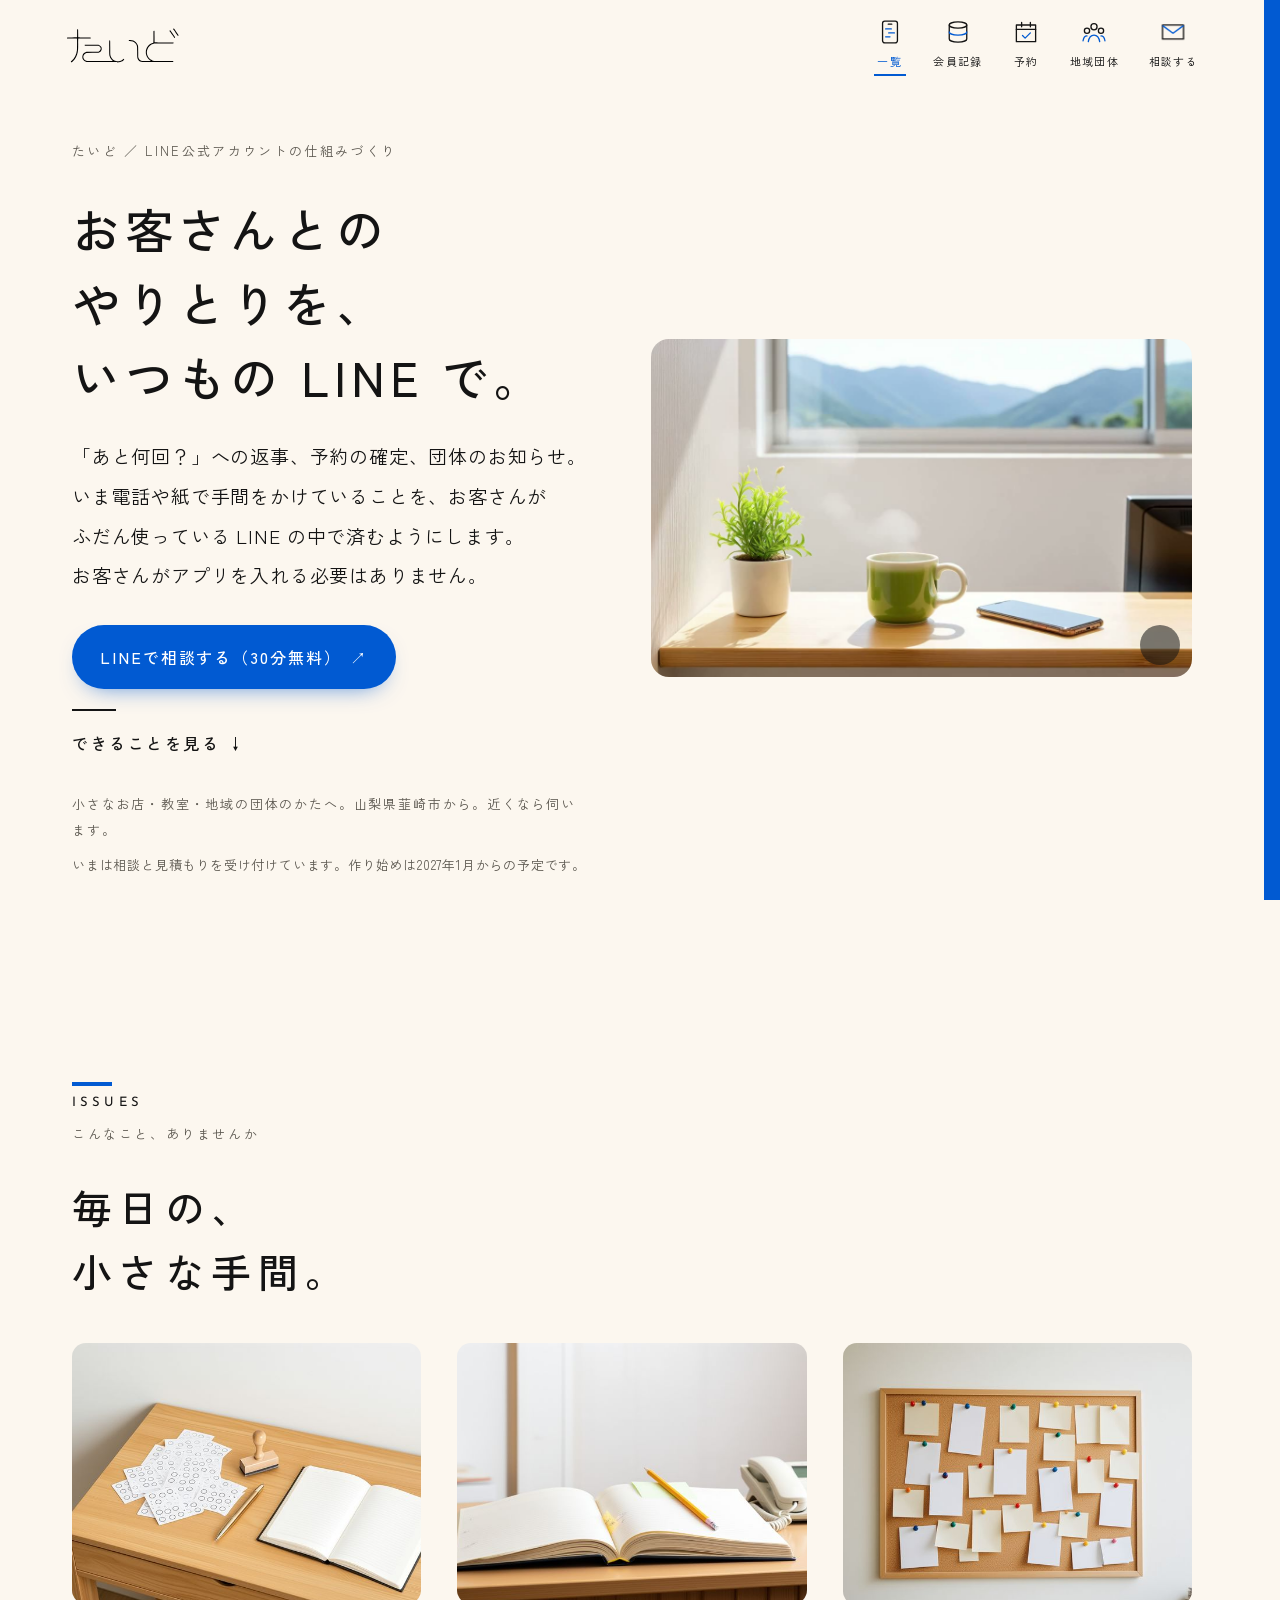
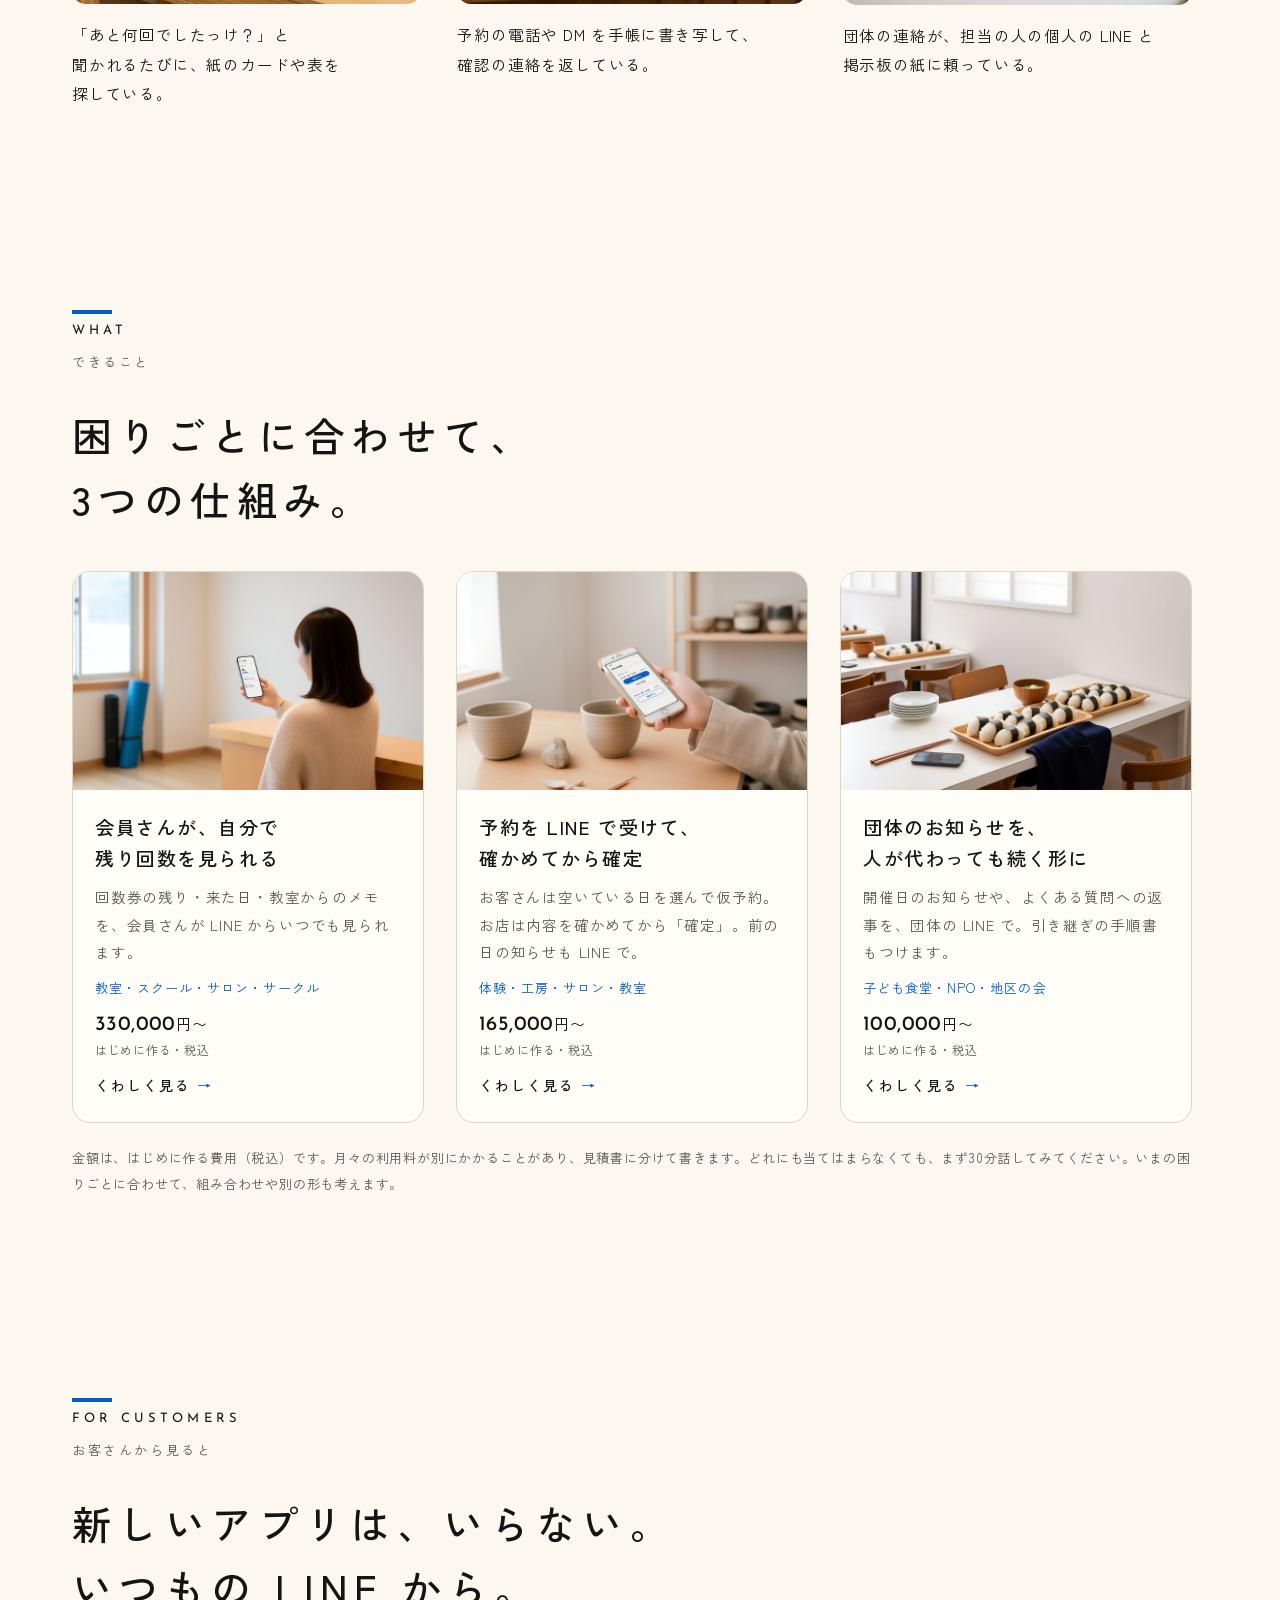
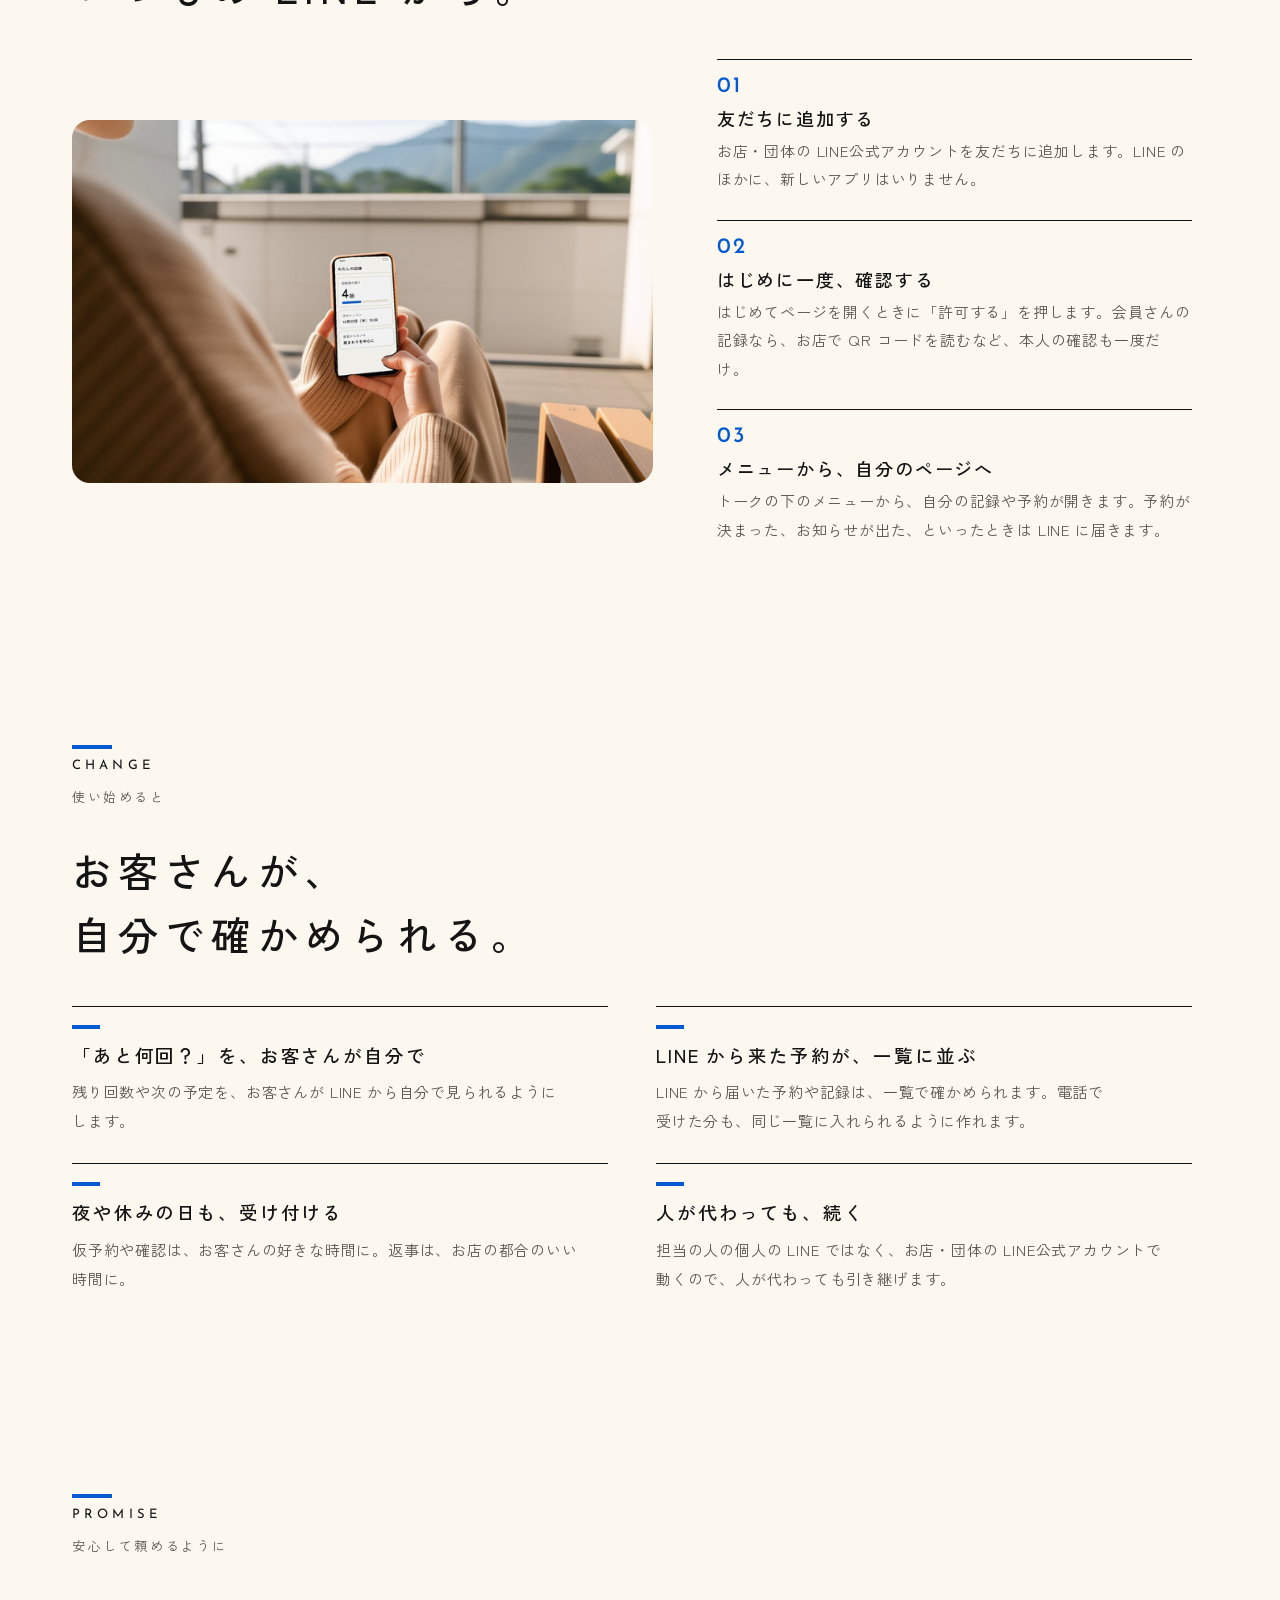
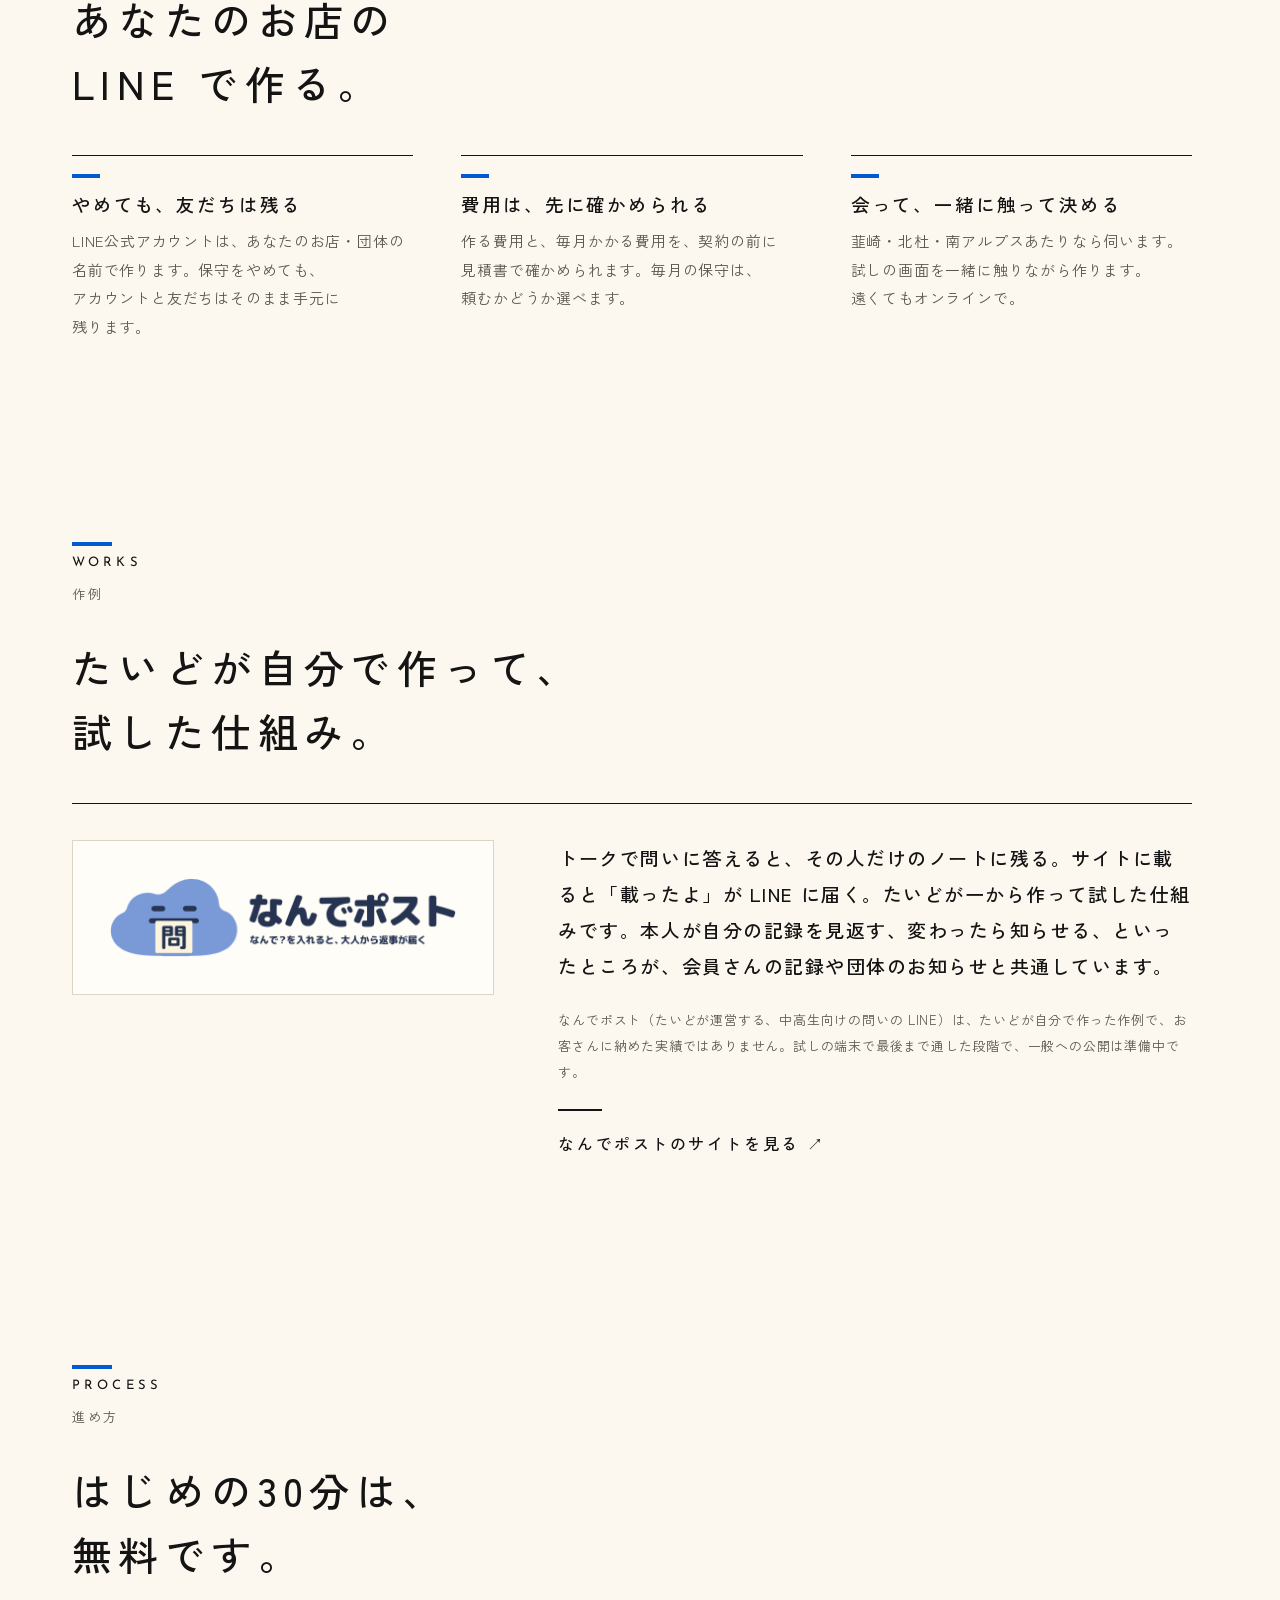
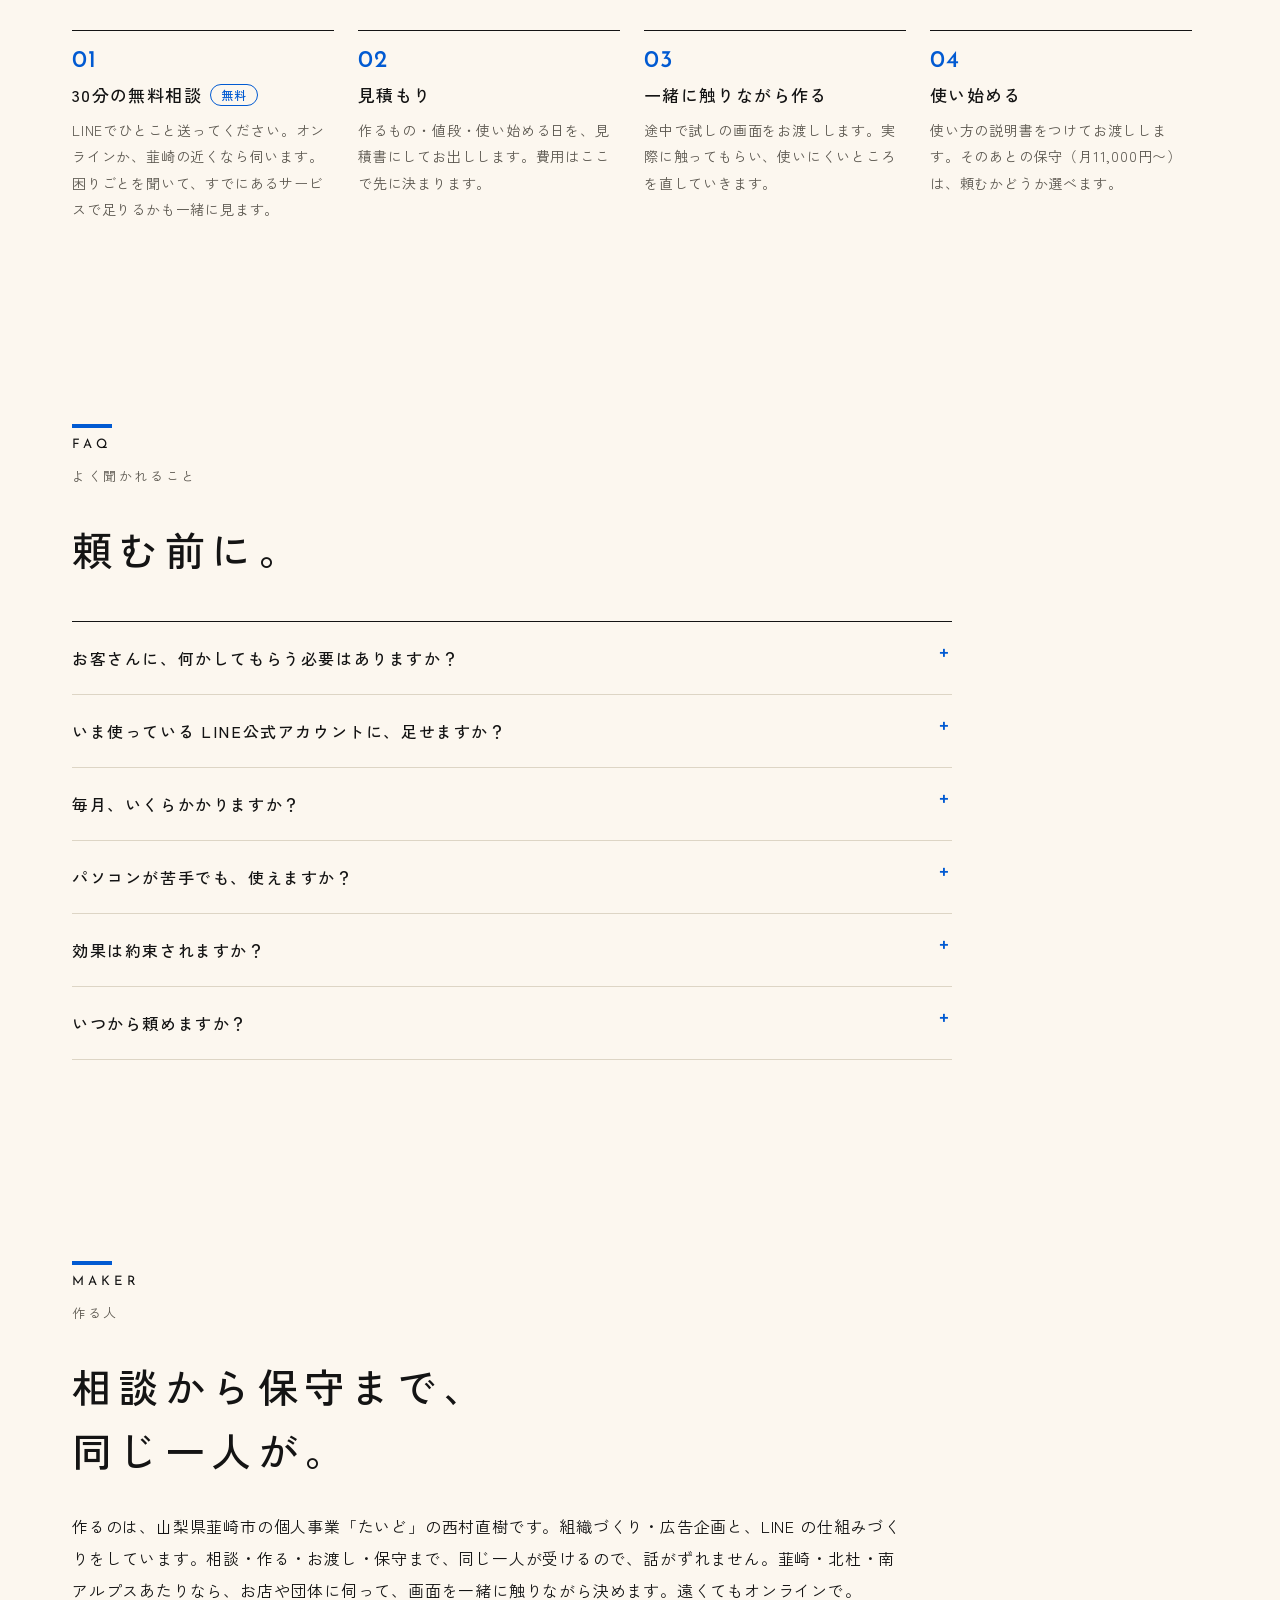
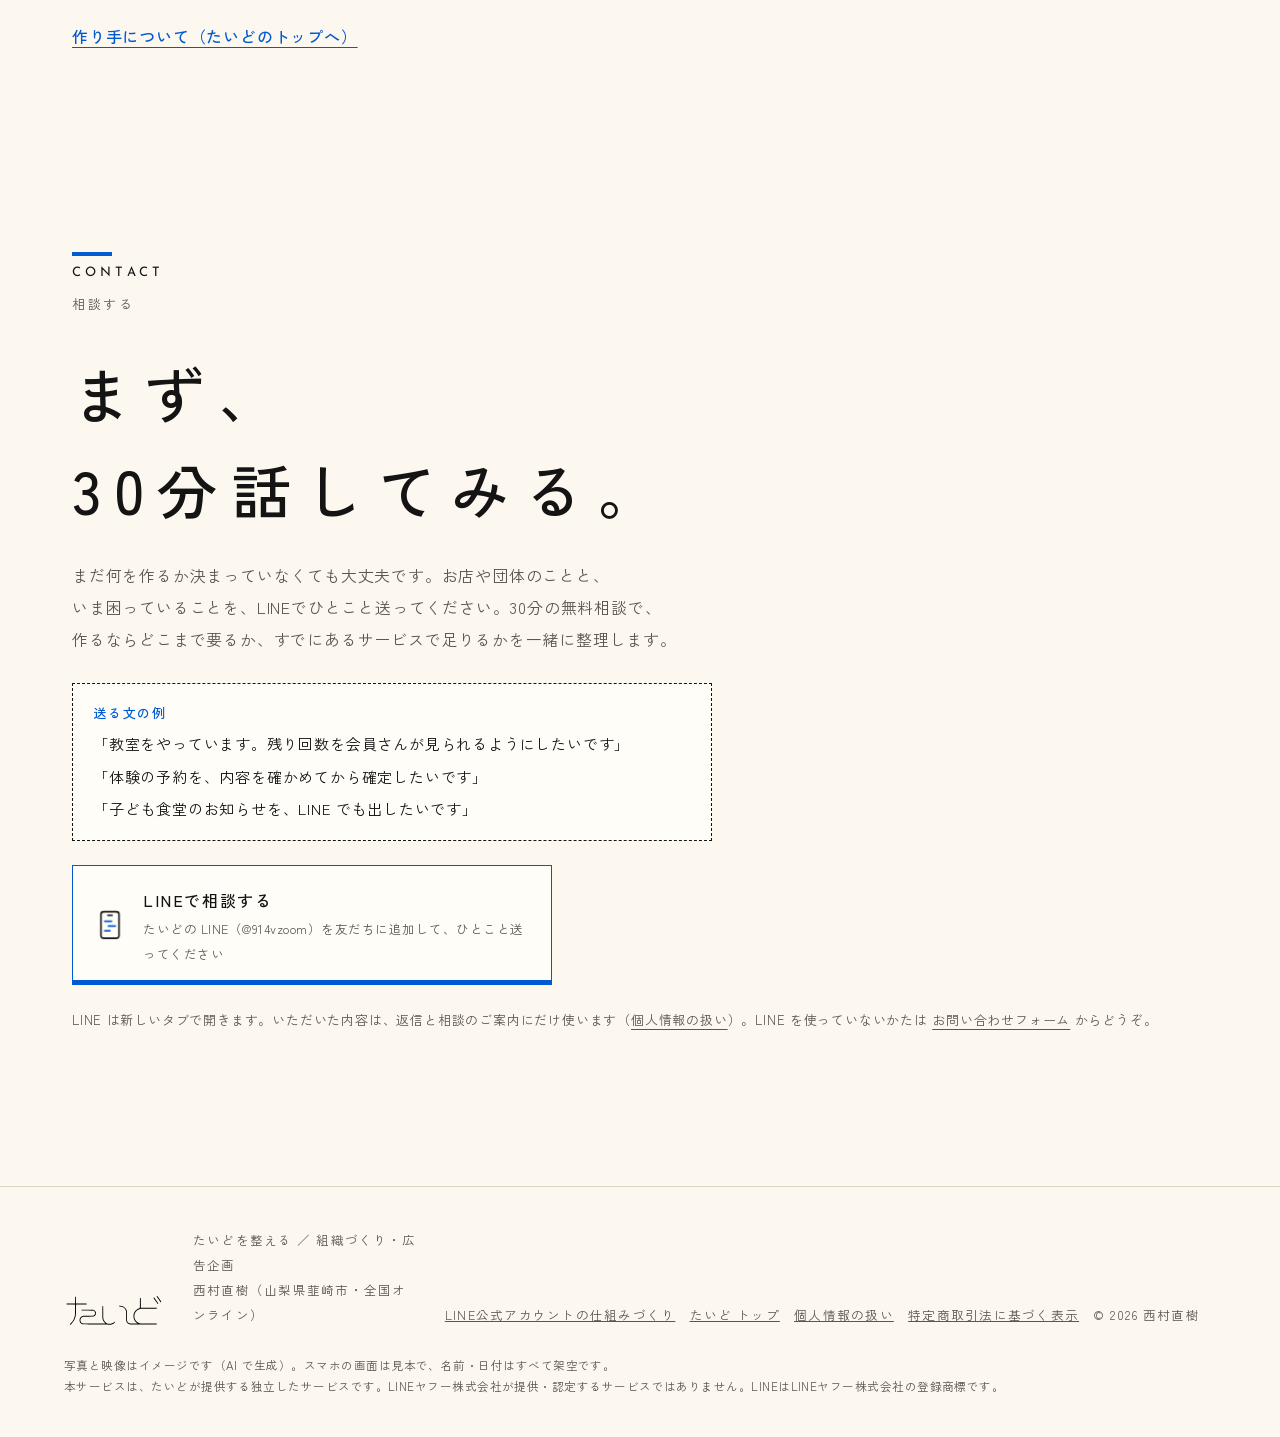
<file: line/index.html>
<!doctype html>
<html lang="ja"><head><meta charset="utf-8"><meta name="viewport" content="width=device-width,initial-scale=1">
<title>LINE公式アカウントの仕組みづくり｜お店・教室・団体のやりとりを LINE で｜たいど</title>
<meta name="description" content="お客さんとのやりとりを、いつもの LINE で。会員さんの残り回数、予約の確定、団体のお知らせを、お客さんがアプリなしで LINE から見られるようにします。山梨県韮崎市のたいど。30分の無料相談から。">
<meta name="theme-color" content="#fcf7ef">
<meta property="og:title" content="LINE公式アカウントの仕組みづくり｜たいど">
<meta property="og:description" content="お客さんとのやりとりを、いつもの LINE で。会員記録・予約・団体のお知らせ。30分の無料相談から。">
<meta property="og:type" content="website"><meta property="og:url" content="https://nirareba0.github.io/line/"><meta property="og:site_name" content="たいど"><meta property="og:locale" content="ja_JP">
<meta property="og:image" content="https://nirareba0.github.io/assets/og-line.jpg?v=4"><meta property="og:image:width" content="1200"><meta property="og:image:height" content="630"><meta property="og:image:alt" content="たいど LINE公式アカウントの仕組みづくり">
<meta name="twitter:card" content="summary_large_image">
<link rel="canonical" href="https://nirareba0.github.io/line/">
<link rel="icon" href="../assets/favicon-card.svg" type="image/svg+xml">
<link rel="preload" href="../assets/fonts/zenkaku-500.woff2" as="font" type="font/woff2" crossorigin>
<script>if(!matchMedia("(prefers-reduced-motion: reduce)").matches&&!/[?&#]edit\b/.test(location.search+location.hash)){document.documentElement.classList.add("anim");setTimeout(function(){if(!document.documentElement.classList.contains("ready"))document.documentElement.classList.remove("anim")},3000)}</script>
<link rel="stylesheet" href="../style.css?v=h2">
<link rel="stylesheet" href="../line/line.css?v=6">
<script src="../script.js?v=h1" defer></script>
</head>
<body class="page-line v3" data-line-url="https://line.me/R/ti/p/@914vzoom" data-line-id="@914vzoom" data-count="">
<svg class="sprite" aria-hidden="true" focusable="false"><defs>
<symbol id="i-line" viewBox="0 0 32 32"><path d="M10 3.5h12a2.5 2.5 0 0 1 2.5 2.5v20a2.5 2.5 0 0 1-2.5 2.5H10A2.5 2.5 0 0 1 7.5 26V6A2.5 2.5 0 0 1 10 3.5z"/><path d="M14 7h4"/><path class="b" d="M11 12.5h6.5M14.5 17h6.5M11 21.5h5"/></symbol>
<symbol id="i-db" viewBox="0 0 32 32"><path d="M6 8c0-2 4.5-3.5 10-3.5S26 6 26 8v16c0 2-4.5 3.5-10 3.5S6 26 6 24z"/><path d="M6 8c0 2 4.5 3.5 10 3.5S26 10 26 8"/><path class="b" d="M6 16c0 2 4.5 3.5 10 3.5S26 18 26 16"/></symbol>
<symbol id="i-cal" viewBox="0 0 32 32"><path d="M5 8h22v19H5z"/><path d="M5 13h22M11 5v5M21 5v5"/><path class="b" d="M12 20l3 3 6-6"/></symbol>
<symbol id="i-group" viewBox="0 0 32 32"><path d="M16 6.5a3.5 3.5 0 1 1 0 7a3.5 3.5 0 1 1 0-7z"/><path d="M8 11.5a3 3 0 1 1 0 6a3 3 0 1 1 0-6zM24 11.5a3 3 0 1 1 0 6a3 3 0 1 1 0-6z"/><path class="b" d="M3.5 26c.6-3.6 2.4-5.5 4.5-5.5M28.5 26c-.6-3.6-2.4-5.5-4.5-5.5M9.5 27c.8-5 3.4-7.5 6.5-7.5s5.7 2.5 6.5 7.5"/></symbol>
<symbol id="i-check" viewBox="0 0 32 32"><path d="M8 5h16v22H8z"/><path d="M12 11h8M12 16h8"/><path class="b" d="M12 22l2.5 2.5L20 19"/></symbol>
<symbol id="i-mail" viewBox="0 0 32 32"><path d="M4 8h24v16H4z"/><path class="b" d="M4.5 9l11.5 8.5L27.5 9"/></symbol>
<symbol id="i-key" viewBox="0 0 32 32"><path d="M11 10.5a5.5 5.5 0 1 1 0 11a5.5 5.5 0 1 1 0-11z"/><path class="b" d="M16.5 16H28M24 16v4M28 16v5"/></symbol>
<symbol id="i-stop" viewBox="0 0 32 32"><path d="M4 22h24"/><path d="M6 22v-6h7v6M15 22V11h7v11"/><path class="b" d="M26 6v20"/></symbol>
<symbol id="i-door" viewBox="0 0 32 32"><path d="M8 27V5h13v22"/><path d="M4 27h24"/><path class="b" d="M21 9l5 2v16"/><path d="M17 16v1"/></symbol>
<symbol id="i-pin" viewBox="0 0 32 32"><path d="M16 28s-8.5-8.2-8.5-14.5a8.5 8.5 0 0 1 17 0C24.5 19.8 16 28 16 28z"/><path class="b" d="M16 10.5a3 3 0 1 1 0 6a3 3 0 1 1 0-6z"/></symbol>
<symbol id="i-play" viewBox="0 0 32 32"><path d="M11 8v16l13-8z"/></symbol><symbol id="i-pause" viewBox="0 0 32 32"><path d="M11 8v16M21 8v16"/></symbol></defs></svg>
<a class="skip" href="#main">本文へ移動</a>
<div class="band" aria-hidden="true"></div>
<header class="site-header">
<a class="brand" href="../"><img src="../assets/taido-logo-line.svg" alt="たいど（トップへ）" width="297" height="100"></a>
<nav aria-label="LINE公式アカウントの仕組みづくり"><a href="../line/" aria-current="page"><svg class="ic" aria-hidden="true"><use href="#i-line"/></svg><span>一覧</span></a><a href="../line/kiroku/"><svg class="ic" aria-hidden="true"><use href="#i-db"/></svg><span>会員記録</span></a><a href="../line/yoyaku/"><svg class="ic" aria-hidden="true"><use href="#i-cal"/></svg><span>予約</span></a><a href="../line/chiiki/"><svg class="ic" aria-hidden="true"><use href="#i-group"/></svg><span>地域団体</span></a><a href="#contact"><svg class="ic" aria-hidden="true"><use href="#i-mail"/></svg><span>相談する</span></a></nav>
</header>
<main id="main">
<section class="hero v3-hero" id="top" aria-labelledby="hero-title">
<div class="hero-copy">
<p class="kicker">たいど ／ LINE公式アカウントの仕組みづくり</p>
<h1 id="hero-title">お客さんとのやりとりを、<br>いつもの LINE で。</h1>
<p class="hero-lead">「あと何回？」への返事、予約の確定、団体のお知らせ。いま電話や紙で手間をかけていることを、お客さんがふだん使っている LINE の中で済むようにします。お客さんがアプリを入れる必要はありません。</p>
<div class="actions">
<a class="cta cta-line" data-line href="https://line.me/R/ti/p/@914vzoom" target="_blank" rel="noopener noreferrer">LINEで相談する（30分無料）</a>
<a class="more" href="#lps">できることを見る</a>
</div>
<p class="hero-for">小さなお店・教室・地域の団体のかたへ。山梨県韮崎市から。近くなら伺います。</p>
<p class="hero-when">いまは相談と見積もりを受け付けています。作り始めは2027年1月からの予定です。</p>
</div>
<figure class="hero-figure hv">
<video autoplay muted loop playsinline preload="metadata" poster="../assets/line/hero-poster.jpg?v=6" width="1280" height="720" aria-label="朝の教室の受付。カウンターのお茶から湯気が立つイメージ映像"><source src="../assets/line/hero.mp4?v=6" type="video/mp4"></video>
<button class="hv-btn" type="button" data-s="pause" aria-label="映像を止める"><svg class="ic" aria-hidden="true"><use class="u-pause" href="#i-pause"/><use class="u-play" href="#i-play"/></svg></button>
</figure>
</section>
<section class="sec " id="issues" aria-labelledby="issues-title">
<p class="label"><span class="en">ISSUES</span><span class="t">こんなこと、ありませんか</span></p>
<h2 id="issues-title">毎日の、<br>小さな手間。</h2>
<ul class="pcards">
<li><img class="" src="../assets/line/before-kiroku-1600.jpg?v=6" srcset="../assets/line/before-kiroku-800.jpg?v=6 800w, ../assets/line/before-kiroku-1600.jpg?v=6 1600w" sizes="(max-width: 760px) 100vw, 50vw" width="1600" height="900" alt="机の上の紙の回数券とスタンプ" loading="lazy" decoding="async"><p>「あと何回でしたっけ？」と聞かれるたびに、紙のカードや表を探している。</p></li>
<li><img class="" src="../assets/line/before-yoyaku-1600.jpg?v=6" srcset="../assets/line/before-yoyaku-800.jpg?v=6 800w, ../assets/line/before-yoyaku-1600.jpg?v=6 1600w" sizes="(max-width: 760px) 100vw, 50vw" width="1600" height="900" alt="お店のカウンターの予約の台帳と電話" loading="lazy" decoding="async"><p>予約の電話や DM を手帳に書き写して、確認の連絡を返している。</p></li>
<li><img class="" src="../assets/line/before-chiiki-1600.jpg?v=6" srcset="../assets/line/before-chiiki-800.jpg?v=6 800w, ../assets/line/before-chiiki-1600.jpg?v=6 1600w" sizes="(max-width: 760px) 100vw, 50vw" width="1600" height="900" alt="公民館の掲示板に貼られたたくさんの紙" loading="lazy" decoding="async"><p>団体の連絡が、担当の人の個人の LINE と掲示板の紙に頼っている。</p></li>
</ul>
</section>
<section class="sec " id="lps" aria-labelledby="lps-title">
<p class="label"><span class="en">WHAT</span><span class="t">できること</span></p>
<h2 id="lps-title">困りごとに合わせて、<br>3つの仕組み。</h2>
<ul class="scards"><li><a class="scard" href="kiroku/"><img class="" src="../assets/line/kiroku-1600.jpg?v=6" srcset="../assets/line/kiroku-800.jpg?v=6 800w, ../assets/line/kiroku-1600.jpg?v=6 1600w" sizes="(max-width: 760px) 100vw, 50vw" width="1600" height="900" alt="ピラティス教室の受付でスマホを持つ人の後ろ姿" loading="lazy" decoding="async"><div class="scard-b"><h3>会員さんが、自分で<br>残り回数を見られる</h3><p>回数券の残り・来た日・教室からのメモを、会員さんが LINE からいつでも見られます。</p><p class="scard-who">教室・スクール・サロン・サークル</p><p class="scard-p"><span class="n">330,000</span>円〜<small>はじめに作る・税込</small></p><p class="scard-go">くわしく見る</p></div></a></li><li><a class="scard" href="yoyaku/"><img class="" src="../assets/line/yoyaku-1600.jpg?v=6" srcset="../assets/line/yoyaku-800.jpg?v=6 800w, ../assets/line/yoyaku-1600.jpg?v=6 1600w" sizes="(max-width: 760px) 100vw, 50vw" width="1600" height="900" alt="陶芸の工房でスマホを持つ店主の手元" loading="lazy" decoding="async"><div class="scard-b"><h3>予約を LINE で受けて、<br>確かめてから確定</h3><p>お客さんは空いている日を選んで仮予約。お店は内容を確かめてから「確定」。前の日の知らせも LINE で。</p><p class="scard-who">体験・工房・サロン・教室</p><p class="scard-p"><span class="n">165,000</span>円〜<small>はじめに作る・税込</small></p><p class="scard-go">くわしく見る</p></div></a></li><li><a class="scard" href="chiiki/"><img class="" src="../assets/line/chiiki-1600.jpg?v=6" srcset="../assets/line/chiiki-800.jpg?v=6 800w, ../assets/line/chiiki-1600.jpg?v=6 1600w" sizes="(max-width: 760px) 100vw, 50vw" width="1600" height="900" alt="子ども食堂の準備ができた長机。おにぎりとお味噌汁が並ぶ" loading="lazy" decoding="async"><div class="scard-b"><h3>団体のお知らせを、<br>人が代わっても続く形に</h3><p>開催日のお知らせや、よくある質問への返事を、団体の LINE で。引き継ぎの手順書もつけます。</p><p class="scard-who">子ども食堂・NPO・地区の会</p><p class="scard-p"><span class="n">100,000</span>円〜<small>はじめに作る・税込</small></p><p class="scard-go">くわしく見る</p></div></a></li></ul><p class="note">金額は、はじめに作る費用（税込）です。月々の利用料が別にかかることがあり、見積書に分けて書きます。どれにも当てはまらなくても、まず30分話してみてください。いまの困りごとに合わせて、組み合わせや別の形も考えます。</p>
</section>
<section class="sec " id="member" aria-labelledby="member-title">
<p class="label"><span class="en">FOR CUSTOMERS</span><span class="t">お客さんから見ると</span></p>
<h2 id="member-title">新しいアプリは、いらない。<br>いつもの LINE から。</h2>
<div class="split">
<figure class="split-fig"><img class="" src="../assets/line/member-1600.jpg?v=6" srcset="../assets/line/member-800.jpg?v=6 800w, ../assets/line/member-1600.jpg?v=6 1600w" sizes="(max-width: 760px) 100vw, 50vw" width="1600" height="900" alt="駅のベンチで、膝の上のスマホを両手で持って見ている人の手元。画面には残り回数の見本" loading="lazy" decoding="async"></figure>
<ol class="steps3">
<li><p class="flow-no">01</p><h3>友だちに追加する</h3><p>お店・団体の LINE公式アカウントを友だちに追加します。LINE のほかに、新しいアプリはいりません。</p></li>
<li><p class="flow-no">02</p><h3>はじめに一度、確認する</h3><p>はじめてページを開くときに「許可する」を押します。会員さんの記録なら、お店で QR コードを読むなど、本人の確認も一度だけ。</p></li>
<li><p class="flow-no">03</p><h3>メニューから、自分のページへ</h3><p>トークの下のメニューから、自分の記録や予約が開きます。予約が決まった、お知らせが出た、といったときは LINE に届きます。</p></li>
</ol>
</div>
</section>
<section class="sec " id="change" aria-labelledby="change-title">
<p class="label"><span class="en">CHANGE</span><span class="t">使い始めると</span></p>
<h2 id="change-title">お客さんが、<br>自分で確かめられる。</h2>
<ul class="feat"><li><h3>「あと何回？」を、お客さんが自分で</h3><p>残り回数や次の予定を、お客さんが LINE から自分で見られるようにします。</p></li><li><h3>LINE から来た予約が、一覧に並ぶ</h3><p>LINE から届いた予約や記録は、一覧で確かめられます。電話で受けた分も、同じ一覧に入れられるように作れます。</p></li><li><h3>夜や休みの日も、受け付ける</h3><p>仮予約や確認は、お客さんの好きな時間に。返事は、お店の都合のいい時間に。</p></li><li><h3>人が代わっても、続く</h3><p>担当の人の個人の LINE ではなく、お店・団体の LINE公式アカウントで動くので、人が代わっても引き継げます。</p></li></ul>
</section>
<section class="sec " id="trust" aria-labelledby="trust-title">
<p class="label"><span class="en">PROMISE</span><span class="t">安心して頼めるように</span></p>
<h2 id="trust-title">あなたのお店の<br>LINE で作る。</h2>
<ul class="feat feat3"><li><h3>やめても、友だちは残る</h3><p>LINE公式アカウントは、あなたのお店・団体の名前で作ります。保守をやめても、アカウントと友だちはそのまま手元に残ります。</p></li><li><h3>費用は、先に確かめられる</h3><p>作る費用と、毎月かかる費用を、契約の前に見積書で確かめられます。毎月の保守は、頼むかどうか選べます。</p></li><li><h3>会って、一緒に触って決める</h3><p>韮崎・北杜・南アルプスあたりなら伺います。試しの画面を一緒に触りながら作ります。遠くてもオンラインで。</p></li></ul>
</section>
<section class="sec " id="works" aria-labelledby="works-title">
<p class="label"><span class="en">WORKS</span><span class="t">作例</span></p>
<h2 id="works-title">たいどが自分で作って、<br>試した仕組み。</h2>
<div class="work-np">
<a class="np-logo" href="https://nirareba0.github.io/toi-site/" target="_blank" rel="noopener noreferrer"><img src="../assets/nandepost-lockup-h.png" alt="なんでポスト（サイトを新しいタブで開く）" width="720" height="180" loading="lazy"></a>
<div class="np-body">
<p class="np-lead">トークで問いに答えると、その人だけのノートに残る。サイトに載ると「載ったよ」が LINE に届く。たいどが一から作って試した仕組みです。本人が自分の記録を見返す、変わったら知らせる、といったところが、会員さんの記録や団体のお知らせと共通しています。</p>
<p class="note">なんでポスト（たいどが運営する、中高生向けの問いの LINE）は、たいどが自分で作った作例で、お客さんに納めた実績ではありません。試しの端末で最後まで通した段階で、一般への公開は準備中です。</p>
<div class="actions"><a class="more more-out" href="https://nirareba0.github.io/toi-site/" target="_blank" rel="noopener noreferrer">なんでポストのサイトを見る</a></div>
</div>
</div>
</section>
<section class="sec " id="process" aria-labelledby="process-title">
<p class="label"><span class="en">PROCESS</span><span class="t">進め方</span></p>
<h2 id="process-title">はじめの30分は、<br>無料です。</h2>
<ol class="proc proc4"><li><p class="proc-no">01</p><h3>30分の無料相談<span class="proc-tag">無料</span></h3><p>LINEでひとこと送ってください。オンラインか、韮崎の近くなら伺います。困りごとを聞いて、すでにあるサービスで足りるかも一緒に見ます。</p></li><li><p class="proc-no">02</p><h3>見積もり</h3><p>作るもの・値段・使い始める日を、見積書にしてお出しします。費用はここで先に決まります。</p></li><li><p class="proc-no">03</p><h3>一緒に触りながら作る</h3><p>途中で試しの画面をお渡しします。実際に触ってもらい、使いにくいところを直していきます。</p></li><li><p class="proc-no">04</p><h3>使い始める</h3><p>使い方の説明書をつけてお渡しします。そのあとの保守（月11,000円〜）は、頼むかどうか選べます。</p></li></ol>
</section>
<section class="sec faq" id="faq" aria-labelledby="faq-title">
<p class="label"><span class="en">FAQ</span><span class="t">よく聞かれること</span></p>
<h2 id="faq-title">頼む前に。</h2>
<div class="faq-list"><details><summary>お客さんに、何かしてもらう必要はありますか？</summary><p>お店・団体の LINE公式アカウントを友だちに追加してもらい、はじめてページを開くときに、LINE の確認画面で「許可する」を押してもらいます。会員さんの記録を見る仕組みなら、はじめに一度だけ本人の確認（お店で QR コードを読んでもらうなど）をします。LINE のほかに新しいアプリを入れたり、パスワードを作ったりする必要はありません。</p></details><details><summary>いま使っている LINE公式アカウントに、足せますか？</summary><p>いまの設定と、ほかにつないでいるサービスを見てから提案します。友だちはそのまま引き継げるように作るのが基本です。ほかの会社の配信ツールを使っているときは、先に影響を調べてお伝えします。</p></details><details><summary>毎月、いくらかかりますか？</summary><p>たいどの保守を頼むなら月11,000円〜（任意）です。ほかに、LINE公式アカウントの月額（無料のプランもあります）と、仕組みを動かすサービスの利用料がかかることがあります。どちらも、かかるかどうかと金額を見積書に分けて書きます。</p></details><details><summary>パソコンが苦手でも、使えますか？</summary><p>ふだんの操作は、スマホで済むように作るのを基本にしています。お渡しするときに一緒に操作して、説明書もつけます。</p></details><details><summary>効果は約束されますか？</summary><p>予約の数や売上、友だちの数などの数字は約束しません。約束するのは、見積書に書いた仕組みを作って、使える形でお渡しすることです。</p></details><details><summary>いつから頼めますか？</summary><p>いまは相談と見積もりを受けています。作り始めは2027年1月からの予定です。使い始めたい時期があれば、相談のときに教えてください。</p></details></div>
</section>
<section class="sec maker" id="maker" aria-labelledby="maker-title">
<p class="label"><span class="en">MAKER</span><span class="t">作る人</span></p>
<h2 id="maker-title">相談から保守まで、<br>同じ一人が。</h2>
<div class="maker-in">
<p>作るのは、山梨県韮崎市の個人事業「たいど」の西村直樹です。組織づくり・広告企画と、LINE の仕組みづくりをしています。相談・作る・お渡し・保守まで、同じ一人が受けるので、話がずれません。韮崎・北杜・南アルプスあたりなら、お店や団体に伺って、画面を一緒に触りながら決めます。遠くてもオンラインで。</p>
<p class="maker-go"><a href="../#about">作り手について（たいどのトップへ）</a></p>
</div>
</section>
<section class="sec contact" id="contact" aria-labelledby="contact-title">
<p class="label"><span class="en">CONTACT</span><span class="t">相談する</span></p>
<h2 id="contact-title">まず、<br>30分話してみる。</h2>
<p class="sec-lead">まだ何を作るか決まっていなくても大丈夫です。お店や団体のことと、いま困っていることを、LINEでひとこと送ってください。30分の無料相談で、作るならどこまで要るか、すでにあるサービスで足りるかを一緒に整理します。</p>
<div class="send-ex"><p class="send-k">送る文の例</p><p class="send-t">「教室をやっています。残り回数を会員さんが見られるようにしたいです」</p><p class="send-t">「体験の予約を、内容を確かめてから確定したいです」</p><p class="send-t">「子ども食堂のお知らせを、LINE でも出したいです」</p></div>
<div class="contact-ways one">
<a class="way-btn way-line" data-line href="https://line.me/R/ti/p/@914vzoom" target="_blank" rel="noopener noreferrer"><svg class="ic" aria-hidden="true"><use href="#i-line"/></svg><span><strong>LINEで相談する</strong><small>たいどの LINE（@914vzoom）を友だちに追加して、ひとこと送ってください</small></span></a>
</div>
<p class="note">LINE は新しいタブで開きます。いただいた内容は、返信と相談のご案内にだけ使います（<a href="../privacy.html">個人情報の扱い</a>）。LINE を使っていないかたは <a href="https://docs.google.com/forms/d/e/1FAIpQLSd0KixjZ9qp4IN2YhDHNsjw01QhMLWU0YslcL0QJP-TNa-7_g/viewform" target="_blank" rel="noopener noreferrer">お問い合わせフォーム</a> からどうぞ。</p>
</section>
</main>
<footer class="site-footer">
<img src="../assets/taido-logo-line.svg" alt="たいど" width="297" height="100">
<p>たいどを整える ／ 組織づくり・広告企画<br>西村直樹（山梨県韮崎市・全国オンライン）</p>
<p class="copy"><a href="../line/">LINE公式アカウントの仕組みづくり</a>　<a href="../">たいど トップ</a>　<a href="../privacy.html">個人情報の扱い</a>　<a href="../tokushoho.html">特定商取引法に基づく表示</a>　© 2026 西村直樹</p>
<p class="tm">写真と映像はイメージです（AI で生成）。スマホの画面は見本で、名前・日付はすべて架空です。<br>本サービスは、たいどが提供する独立したサービスです。LINEヤフー株式会社が提供・認定するサービスではありません。LINEはLINEヤフー株式会社の登録商標です。</p>
</footer>
<script>
document.querySelectorAll('.hv').forEach(function(w){var v=w.querySelector('video'),b=w.querySelector('.hv-btn');if(!v||!b)return;
if(matchMedia('(prefers-reduced-motion: reduce)').matches){v.removeAttribute('autoplay');v.pause();b.dataset.s='play';b.setAttribute('aria-label','映像を再生する')}
b.addEventListener('click',function(){if(v.paused){v.play();b.dataset.s='pause';b.setAttribute('aria-label','映像を止める')}else{v.pause();b.dataset.s='play';b.setAttribute('aria-label','映像を再生する')}})});
</script>
</body></html>
</file>
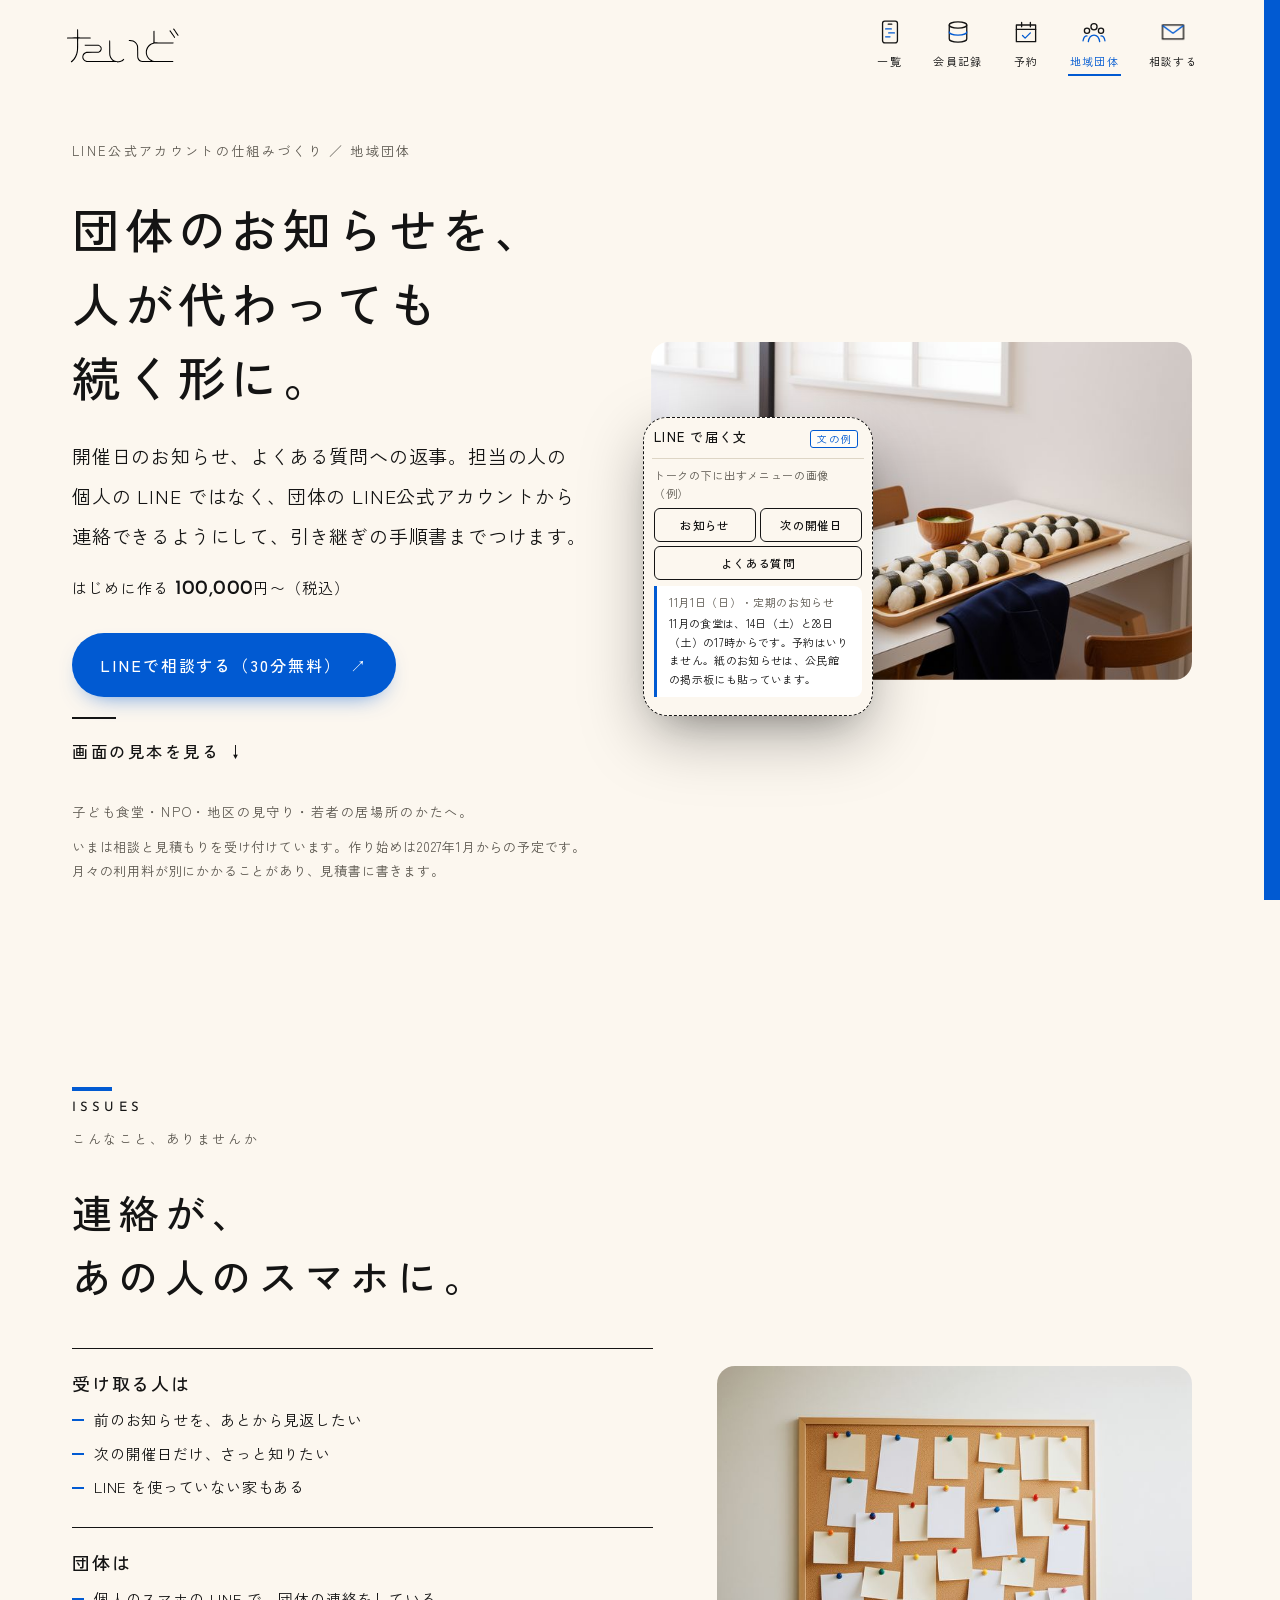
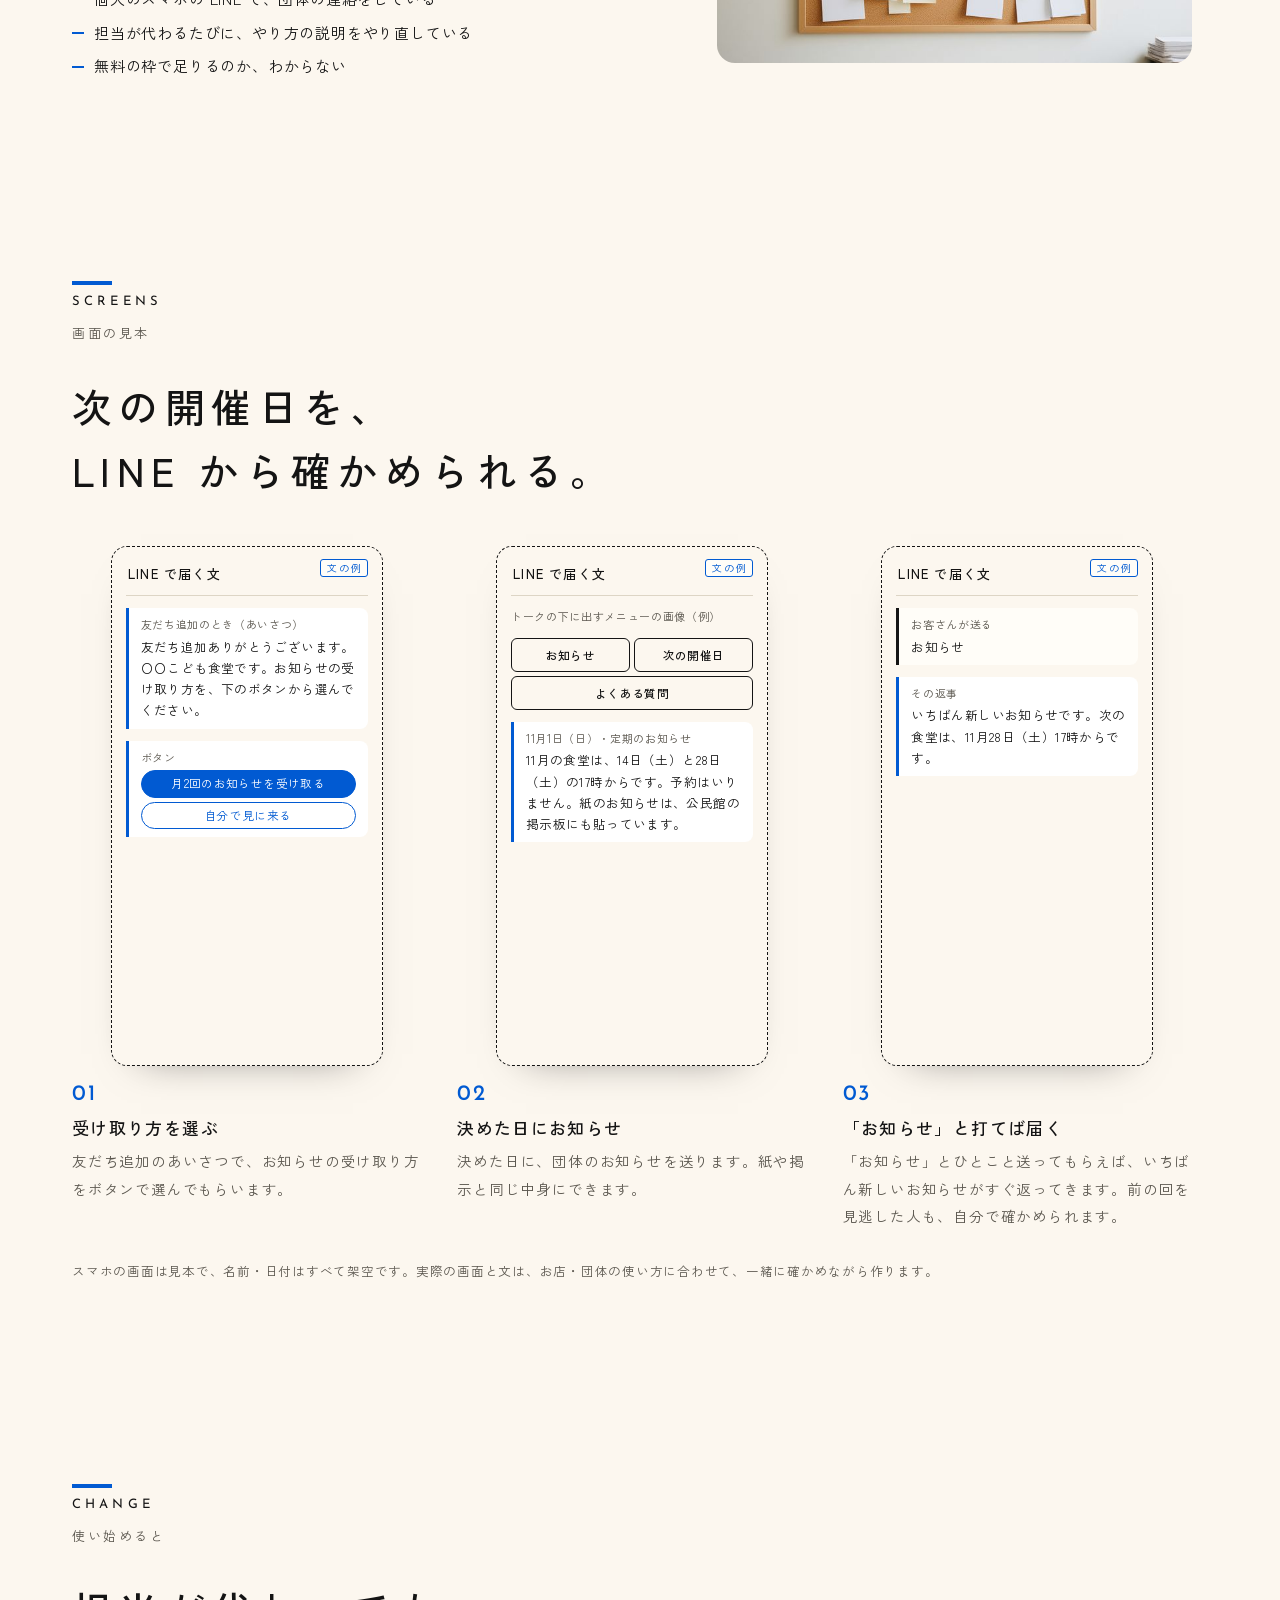
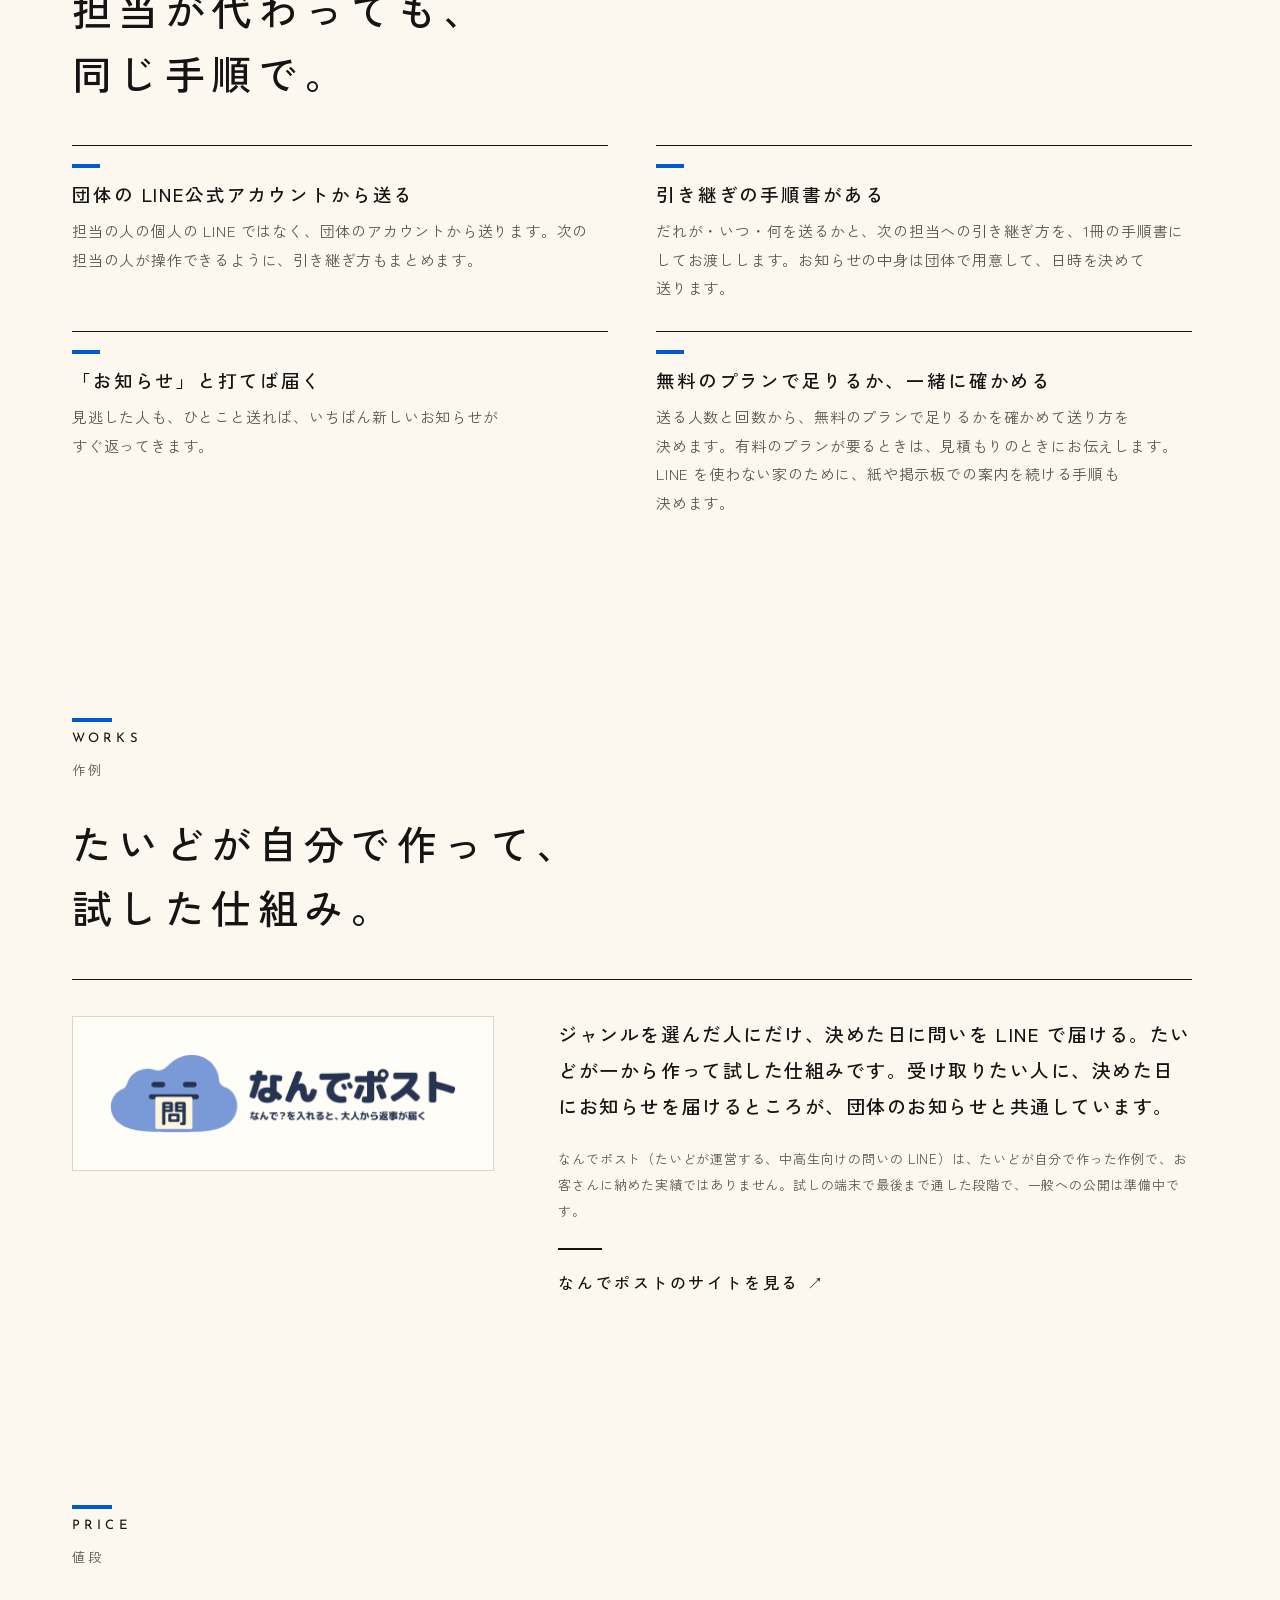
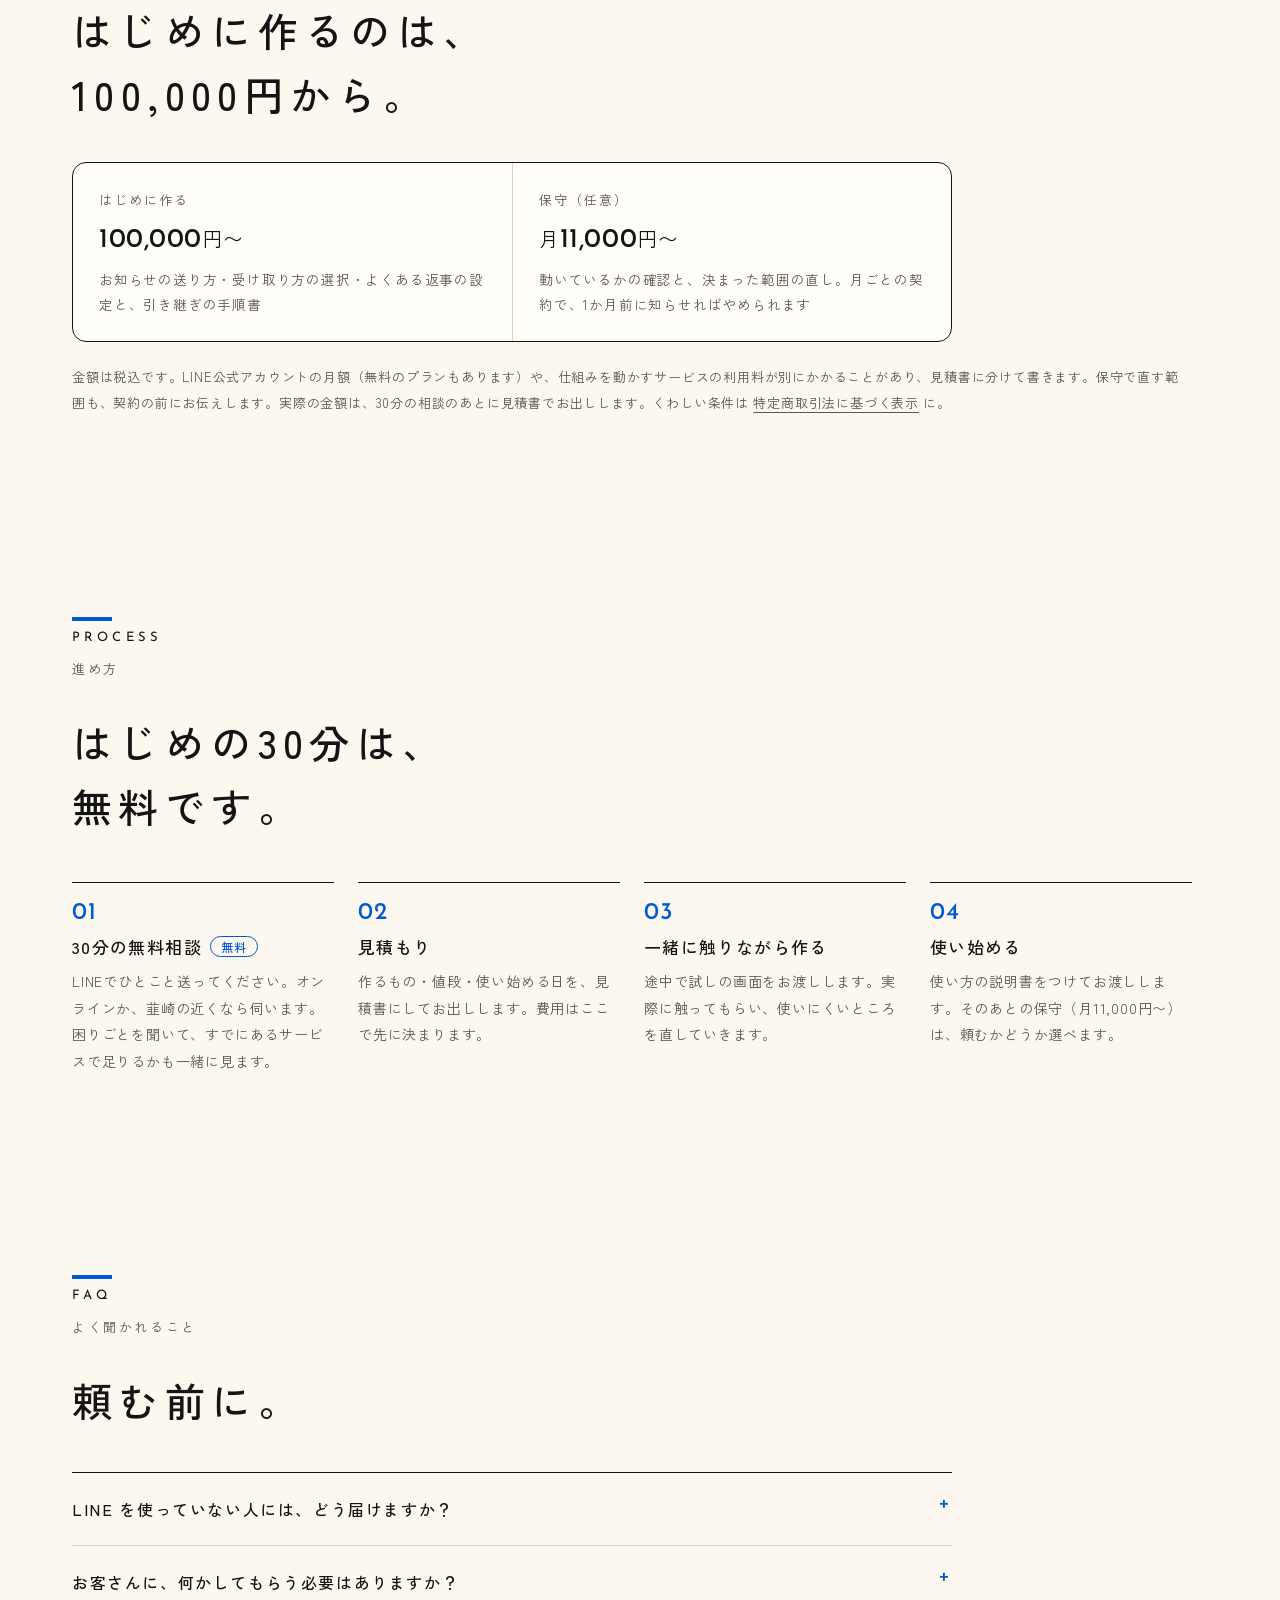
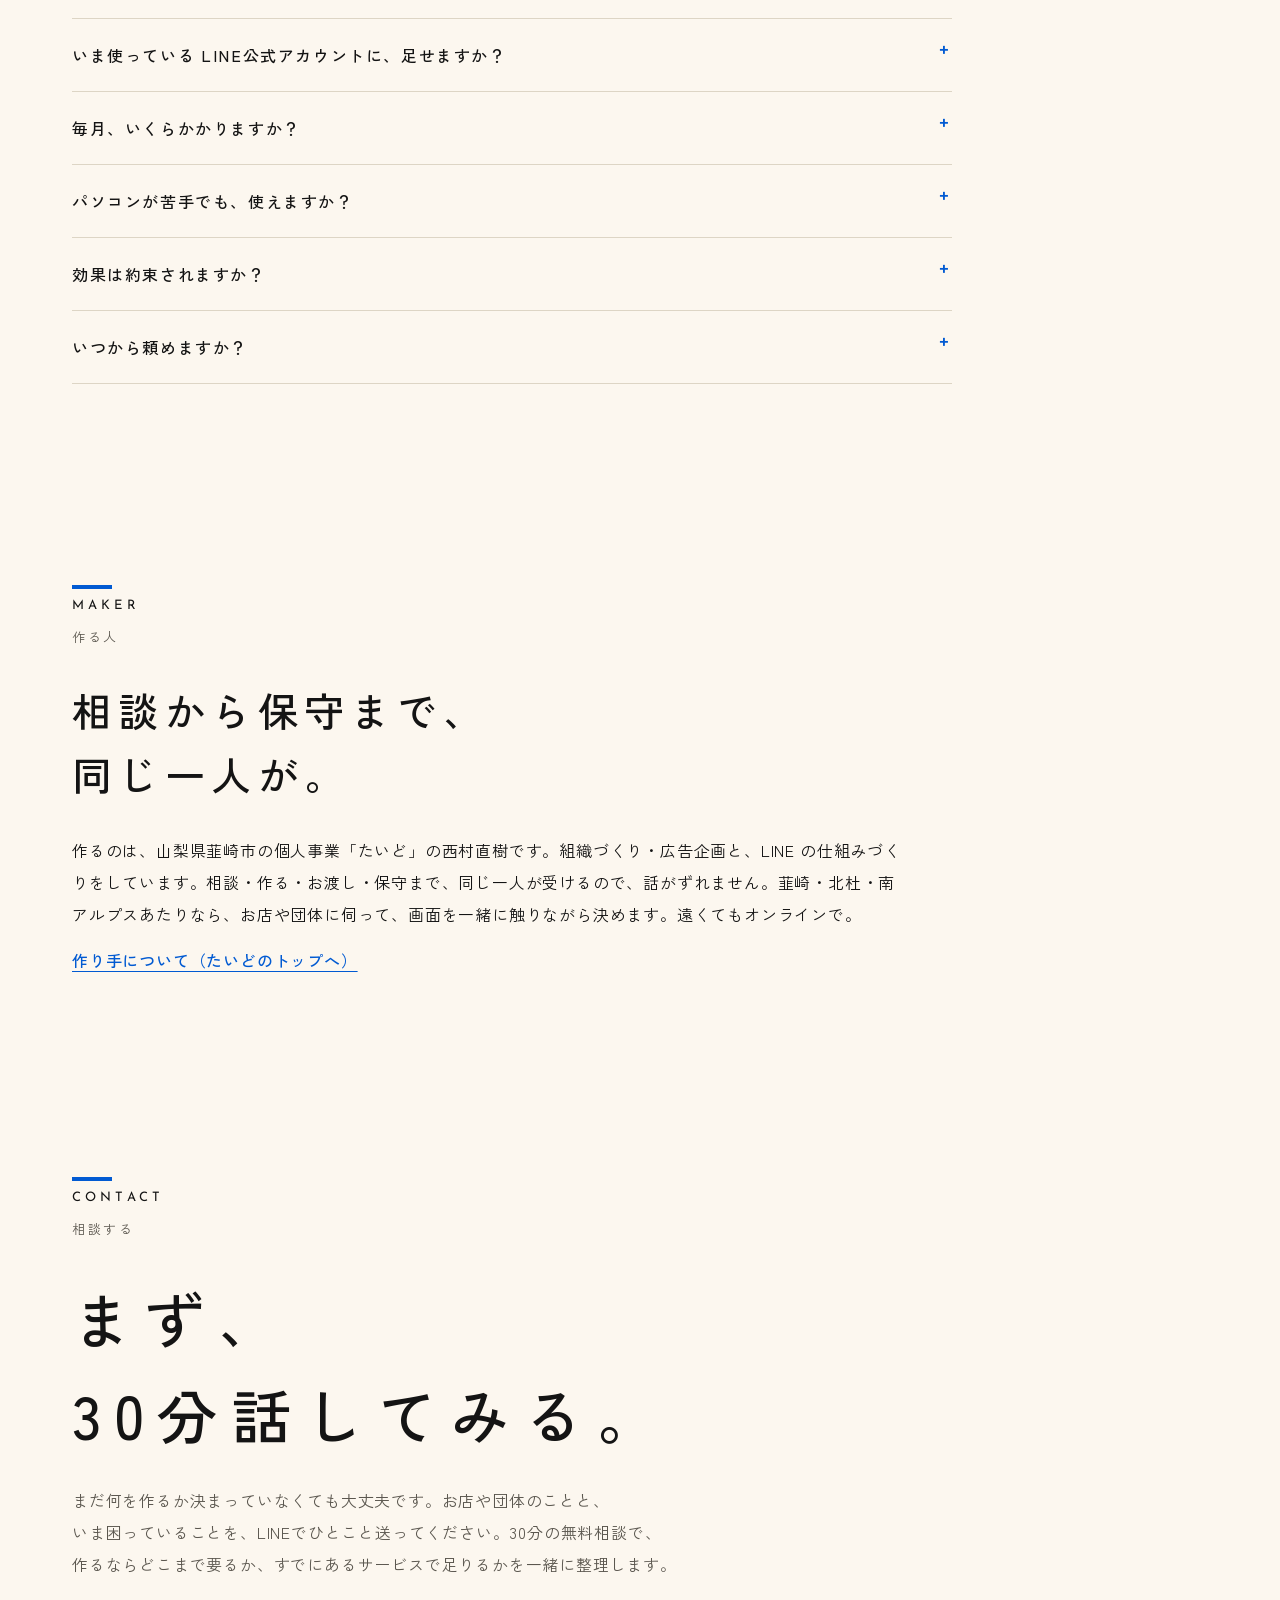
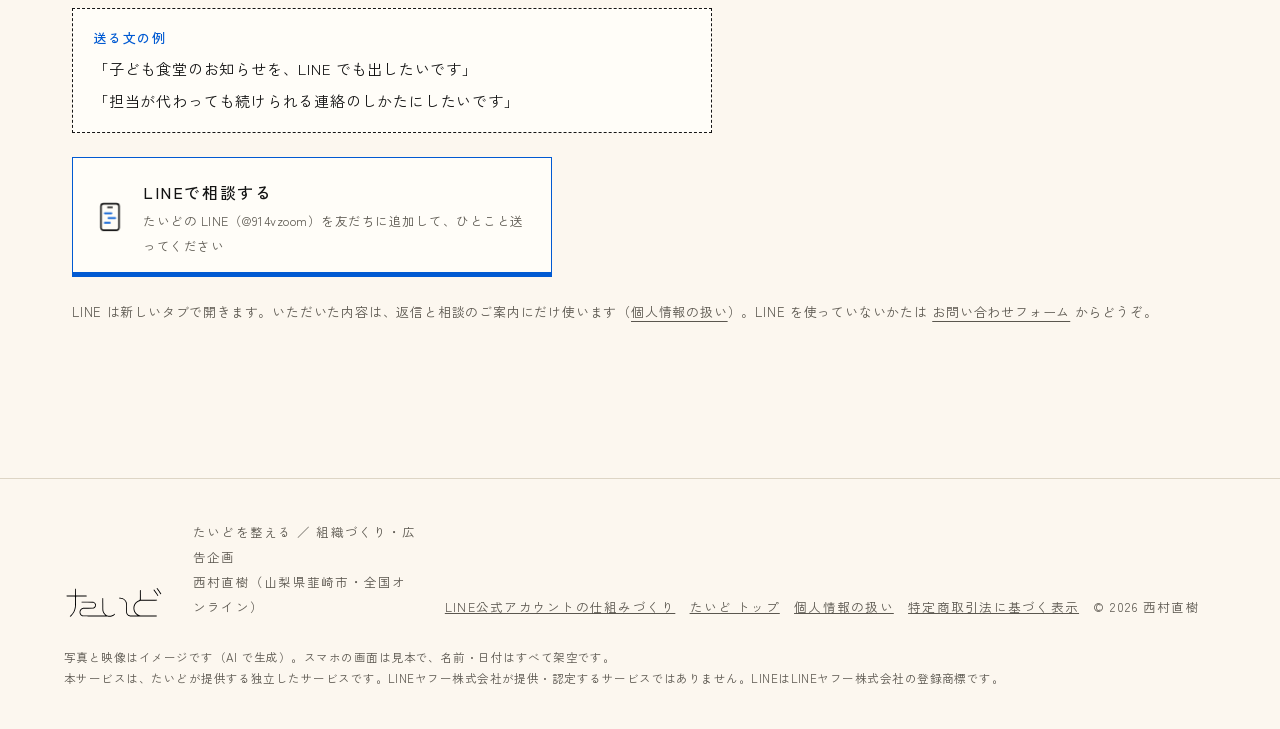
<file: line/chiiki/index.html>
<!doctype html>
<html lang="ja"><head><meta charset="utf-8"><meta name="viewport" content="width=device-width,initial-scale=1">
<title>地域団体の連絡の仕組みづくり｜お知らせを、人が代わっても続く形に｜たいど</title>
<meta name="description" content="開催日のお知らせ、受け取り方の選択、よくある質問への返事を、担当の人の個人の LINE ではなく団体の LINE で。引き継ぎの手順書つき。子ども食堂・NPO・地区の会向け。はじめに作る 100,000円〜（税込）。山梨県韮崎市のたいど。">
<meta name="theme-color" content="#fcf7ef">
<meta property="og:title" content="地域団体の連絡の仕組みづくり｜たいど">
<meta property="og:description" content="団体のお知らせを、人が代わっても続く形に。引き継ぎの手順書つき。">
<meta property="og:type" content="website"><meta property="og:url" content="https://nirareba0.github.io/line/chiiki/"><meta property="og:site_name" content="たいど"><meta property="og:locale" content="ja_JP">
<meta property="og:image" content="https://nirareba0.github.io/assets/og-line.jpg?v=4"><meta property="og:image:width" content="1200"><meta property="og:image:height" content="630"><meta property="og:image:alt" content="たいど LINE公式アカウントの仕組みづくり">
<meta name="twitter:card" content="summary_large_image">
<link rel="canonical" href="https://nirareba0.github.io/line/chiiki/">
<link rel="icon" href="../../assets/favicon-card.svg" type="image/svg+xml">
<link rel="preload" href="../../assets/fonts/zenkaku-500.woff2" as="font" type="font/woff2" crossorigin>
<script>if(!matchMedia("(prefers-reduced-motion: reduce)").matches&&!/[?&#]edit\b/.test(location.search+location.hash)){document.documentElement.classList.add("anim");setTimeout(function(){if(!document.documentElement.classList.contains("ready"))document.documentElement.classList.remove("anim")},3000)}</script>
<link rel="stylesheet" href="../../style.css?v=h2">
<link rel="stylesheet" href="../../line/line.css?v=6">
<script src="../../script.js?v=h1" defer></script>
</head>
<body class="page-line v3" data-line-url="https://line.me/R/ti/p/@914vzoom" data-line-id="@914vzoom" data-count="">
<svg class="sprite" aria-hidden="true" focusable="false"><defs>
<symbol id="i-line" viewBox="0 0 32 32"><path d="M10 3.5h12a2.5 2.5 0 0 1 2.5 2.5v20a2.5 2.5 0 0 1-2.5 2.5H10A2.5 2.5 0 0 1 7.5 26V6A2.5 2.5 0 0 1 10 3.5z"/><path d="M14 7h4"/><path class="b" d="M11 12.5h6.5M14.5 17h6.5M11 21.5h5"/></symbol>
<symbol id="i-db" viewBox="0 0 32 32"><path d="M6 8c0-2 4.5-3.5 10-3.5S26 6 26 8v16c0 2-4.5 3.5-10 3.5S6 26 6 24z"/><path d="M6 8c0 2 4.5 3.5 10 3.5S26 10 26 8"/><path class="b" d="M6 16c0 2 4.5 3.5 10 3.5S26 18 26 16"/></symbol>
<symbol id="i-cal" viewBox="0 0 32 32"><path d="M5 8h22v19H5z"/><path d="M5 13h22M11 5v5M21 5v5"/><path class="b" d="M12 20l3 3 6-6"/></symbol>
<symbol id="i-group" viewBox="0 0 32 32"><path d="M16 6.5a3.5 3.5 0 1 1 0 7a3.5 3.5 0 1 1 0-7z"/><path d="M8 11.5a3 3 0 1 1 0 6a3 3 0 1 1 0-6zM24 11.5a3 3 0 1 1 0 6a3 3 0 1 1 0-6z"/><path class="b" d="M3.5 26c.6-3.6 2.4-5.5 4.5-5.5M28.5 26c-.6-3.6-2.4-5.5-4.5-5.5M9.5 27c.8-5 3.4-7.5 6.5-7.5s5.7 2.5 6.5 7.5"/></symbol>
<symbol id="i-check" viewBox="0 0 32 32"><path d="M8 5h16v22H8z"/><path d="M12 11h8M12 16h8"/><path class="b" d="M12 22l2.5 2.5L20 19"/></symbol>
<symbol id="i-mail" viewBox="0 0 32 32"><path d="M4 8h24v16H4z"/><path class="b" d="M4.5 9l11.5 8.5L27.5 9"/></symbol>
<symbol id="i-key" viewBox="0 0 32 32"><path d="M11 10.5a5.5 5.5 0 1 1 0 11a5.5 5.5 0 1 1 0-11z"/><path class="b" d="M16.5 16H28M24 16v4M28 16v5"/></symbol>
<symbol id="i-stop" viewBox="0 0 32 32"><path d="M4 22h24"/><path d="M6 22v-6h7v6M15 22V11h7v11"/><path class="b" d="M26 6v20"/></symbol>
<symbol id="i-door" viewBox="0 0 32 32"><path d="M8 27V5h13v22"/><path d="M4 27h24"/><path class="b" d="M21 9l5 2v16"/><path d="M17 16v1"/></symbol>
<symbol id="i-pin" viewBox="0 0 32 32"><path d="M16 28s-8.5-8.2-8.5-14.5a8.5 8.5 0 0 1 17 0C24.5 19.8 16 28 16 28z"/><path class="b" d="M16 10.5a3 3 0 1 1 0 6a3 3 0 1 1 0-6z"/></symbol>
<symbol id="i-play" viewBox="0 0 32 32"><path d="M11 8v16l13-8z"/></symbol><symbol id="i-pause" viewBox="0 0 32 32"><path d="M11 8v16M21 8v16"/></symbol></defs></svg>
<a class="skip" href="#main">本文へ移動</a>
<div class="band" aria-hidden="true"></div>
<header class="site-header">
<a class="brand" href="../../"><img src="../../assets/taido-logo-line.svg" alt="たいど（トップへ）" width="297" height="100"></a>
<nav aria-label="LINE公式アカウントの仕組みづくり"><a href="../../line/"><svg class="ic" aria-hidden="true"><use href="#i-line"/></svg><span>一覧</span></a><a href="../../line/kiroku/"><svg class="ic" aria-hidden="true"><use href="#i-db"/></svg><span>会員記録</span></a><a href="../../line/yoyaku/"><svg class="ic" aria-hidden="true"><use href="#i-cal"/></svg><span>予約</span></a><a href="../../line/chiiki/" aria-current="page"><svg class="ic" aria-hidden="true"><use href="#i-group"/></svg><span>地域団体</span></a><a href="#contact"><svg class="ic" aria-hidden="true"><use href="#i-mail"/></svg><span>相談する</span></a></nav>
</header>
<main id="main">
<section class="hero v3-hero v3-sub" id="top" aria-labelledby="hero-title">
<div class="hero-copy">
<p class="kicker"><a href="../">LINE公式アカウントの仕組みづくり</a> ／ 地域団体</p>
<h1 id="hero-title">団体のお知らせを、<br>人が代わっても<br>続く形に。</h1>
<p class="hero-lead">開催日のお知らせ、よくある質問への返事。担当の人の個人の LINE ではなく、団体の LINE公式アカウントから連絡できるようにして、引き継ぎの手順書までつけます。</p>
<p class="hero-pline">はじめに作る <span class="n">100,000</span>円〜（税込）</p>
<div class="actions">
<a class="cta cta-line" data-line href="https://line.me/R/ti/p/@914vzoom" target="_blank" rel="noopener noreferrer">LINEで相談する（30分無料）</a>
<a class="more" href="#demo">画面の見本を見る</a>
</div>
<p class="hero-for">子ども食堂・NPO・地区の見守り・若者の居場所のかたへ。</p>
<p class="hero-when">いまは相談と見積もりを受け付けています。作り始めは2027年1月からの予定です。月々の利用料が別にかかることがあり、見積書に書きます。</p>
</div>
<figure class="hero-figure hp"><img class="" src="../../assets/line/chiiki-1600.jpg?v=6" srcset="../../assets/line/chiiki-800.jpg?v=6 800w, ../../assets/line/chiiki-1600.jpg?v=6 1600w" sizes="(max-width: 760px) 100vw, 50vw" width="1600" height="900" alt="子ども食堂の準備ができた長机。おにぎりとお味噌汁が並ぶ"><div class="hp-mock l" aria-hidden="true"><div class="mk mk-msgs"><p class="mk-mh">LINE で届く文</p><div class="mk-body"><p class="mk-when">トークの下に出すメニューの画像（例）</p><div class="mk-menu"><span>お知らせ</span><span>次の開催日</span><span>よくある質問</span></div><div class="mk-msg"><p class="mk-when">11月1日（日）・定期のお知らせ</p><p class="mk-mt">11月の食堂は、14日（土）と28日（土）の17時からです。予約はいりません。紙のお知らせは、公民館の掲示板にも貼っています。</p></div></div><p class="mk-tag">文の例</p></div></div></figure>
</section>
<section class="sec " id="issues" aria-labelledby="issues-title">
<p class="label"><span class="en">ISSUES</span><span class="t">こんなこと、ありませんか</span></p>
<h2 id="issues-title">連絡が、<br>あの人のスマホに。</h2>
<div class="split split-r">
<figure class="split-fig"><img class="" src="../../assets/line/before-chiiki-1600.jpg?v=6" srcset="../../assets/line/before-chiiki-800.jpg?v=6 800w, ../../assets/line/before-chiiki-1600.jpg?v=6 1600w" sizes="(max-width: 760px) 100vw, 50vw" width="1600" height="900" alt="公民館の掲示板に貼られたたくさんの紙" loading="lazy" decoding="async"></figure>
<div class="pains2"><div><h3>受け取る人は</h3><ul><li>前のお知らせを、あとから見返したい</li><li>次の開催日だけ、さっと知りたい</li><li>LINE を使っていない家もある</li></ul></div><div><h3>団体は</h3><ul><li>個人のスマホの LINE で、団体の連絡をしている</li><li>担当が代わるたびに、やり方の説明をやり直している</li><li>無料の枠で足りるのか、わからない</li></ul></div></div>
</div>
</section>
<section class="sec " id="demo" aria-labelledby="demo-title">
<p class="label"><span class="en">SCREENS</span><span class="t">画面の見本</span></p>
<h2 id="demo-title">次の開催日を、<br>LINE から確かめられる。</h2>
<ol class="demo"><li><div class="demo-scr"><div class="mk mk-msgs"><p class="mk-mh">LINE で届く文</p><div class="mk-body"><div class="mk-msg"><p class="mk-when">友だち追加のとき（あいさつ）</p><p class="mk-mt">友だち追加ありがとうございます。〇〇こども食堂です。お知らせの受け取り方を、下のボタンから選んでください。</p></div><div class="mk-msg"><p class="mk-when">ボタン</p><p class="mk-mt"><span class="mk-chip on">月2回のお知らせを受け取る</span><span class="mk-chip">自分で見に来る</span></p></div></div><p class="mk-tag">文の例</p></div></div><div class="demo-txt"><p class="flow-no">01</p><h3>受け取り方を選ぶ</h3><p>友だち追加のあいさつで、お知らせの受け取り方をボタンで選んでもらいます。</p></div></li><li><div class="demo-scr"><div class="mk mk-msgs"><p class="mk-mh">LINE で届く文</p><div class="mk-body"><p class="mk-when">トークの下に出すメニューの画像（例）</p><div class="mk-menu"><span>お知らせ</span><span>次の開催日</span><span>よくある質問</span></div><div class="mk-msg"><p class="mk-when">11月1日（日）・定期のお知らせ</p><p class="mk-mt">11月の食堂は、14日（土）と28日（土）の17時からです。予約はいりません。紙のお知らせは、公民館の掲示板にも貼っています。</p></div></div><p class="mk-tag">文の例</p></div></div><div class="demo-txt"><p class="flow-no">02</p><h3>決めた日にお知らせ</h3><p>決めた日に、団体のお知らせを送ります。紙や掲示と同じ中身にできます。</p></div></li><li><div class="demo-scr"><div class="mk mk-msgs"><p class="mk-mh">LINE で届く文</p><div class="mk-body"><div class="mk-msg mk-msg-u"><p class="mk-when">お客さんが送る</p><p class="mk-mt">お知らせ</p></div><div class="mk-msg"><p class="mk-when">その返事</p><p class="mk-mt">いちばん新しいお知らせです。次の食堂は、11月28日（土）17時からです。</p></div></div><p class="mk-tag">文の例</p></div></div><div class="demo-txt"><p class="flow-no">03</p><h3>「お知らせ」と打てば届く</h3><p>「お知らせ」とひとこと送ってもらえば、いちばん新しいお知らせがすぐ返ってきます。前の回を見逃した人も、自分で確かめられます。</p></div></li></ol><p class="note demo-note">スマホの画面は見本で、名前・日付はすべて架空です。実際の画面と文は、お店・団体の使い方に合わせて、一緒に確かめながら作ります。</p>
</section>
<section class="sec " id="change" aria-labelledby="change-title">
<p class="label"><span class="en">CHANGE</span><span class="t">使い始めると</span></p>
<h2 id="change-title">担当が代わっても、<br>同じ手順で。</h2>
<ul class="feat"><li><h3>団体の LINE公式アカウントから送る</h3><p>担当の人の個人の LINE ではなく、団体のアカウントから送ります。次の担当の人が操作できるように、引き継ぎ方もまとめます。</p></li><li><h3>引き継ぎの手順書がある</h3><p>だれが・いつ・何を送るかと、次の担当への引き継ぎ方を、1冊の手順書にしてお渡しします。お知らせの中身は団体で用意して、日時を決めて送ります。</p></li><li><h3>「お知らせ」と打てば届く</h3><p>見逃した人も、ひとこと送れば、いちばん新しいお知らせがすぐ返ってきます。</p></li><li><h3>無料のプランで足りるか、一緒に確かめる</h3><p>送る人数と回数から、無料のプランで足りるかを確かめて送り方を決めます。有料のプランが要るときは、見積もりのときにお伝えします。LINE を使わない家のために、紙や掲示板での案内を続ける手順も決めます。</p></li></ul>
</section>
<section class="sec " id="works" aria-labelledby="works-title">
<p class="label"><span class="en">WORKS</span><span class="t">作例</span></p>
<h2 id="works-title">たいどが自分で作って、<br>試した仕組み。</h2>
<div class="work-np">
<a class="np-logo" href="https://nirareba0.github.io/toi-site/" target="_blank" rel="noopener noreferrer"><img src="../../assets/nandepost-lockup-h.png" alt="なんでポスト（サイトを新しいタブで開く）" width="720" height="180" loading="lazy"></a>
<div class="np-body">
<p class="np-lead">ジャンルを選んだ人にだけ、決めた日に問いを LINE で届ける。たいどが一から作って試した仕組みです。受け取りたい人に、決めた日にお知らせを届けるところが、団体のお知らせと共通しています。</p>
<p class="note">なんでポスト（たいどが運営する、中高生向けの問いの LINE）は、たいどが自分で作った作例で、お客さんに納めた実績ではありません。試しの端末で最後まで通した段階で、一般への公開は準備中です。</p>
<div class="actions"><a class="more more-out" href="https://nirareba0.github.io/toi-site/" target="_blank" rel="noopener noreferrer">なんでポストのサイトを見る</a></div>
</div>
</div>
</section>
<section class="sec " id="price" aria-labelledby="price-title">
<p class="label"><span class="en">PRICE</span><span class="t">値段</span></p>
<h2 id="price-title">はじめに作るのは、<br>100,000円から。</h2>
<div class="pbox">
<div><p class="pbox-k">はじめに作る</p><p class="pbox-n"><span class="n">100,000</span>円〜</p><p class="pbox-s">お知らせの送り方・受け取り方の選択・よくある返事の設定と、引き継ぎの手順書</p></div>
<div><p class="pbox-k">保守（任意）</p><p class="pbox-n">月<span class="n">11,000</span>円〜</p><p class="pbox-s">動いているかの確認と、決まった範囲の直し。月ごとの契約で、1か月前に知らせればやめられます</p></div>
</div>
<p class="note">金額は税込です。LINE公式アカウントの月額（無料のプランもあります）や、仕組みを動かすサービスの利用料が別にかかることがあり、見積書に分けて書きます。保守で直す範囲も、契約の前にお伝えします。実際の金額は、30分の相談のあとに見積書でお出しします。くわしい条件は <a href="../../tokushoho.html">特定商取引法に基づく表示</a> に。</p>
</section>
<section class="sec " id="process" aria-labelledby="process-title">
<p class="label"><span class="en">PROCESS</span><span class="t">進め方</span></p>
<h2 id="process-title">はじめの30分は、<br>無料です。</h2>
<ol class="proc proc4"><li><p class="proc-no">01</p><h3>30分の無料相談<span class="proc-tag">無料</span></h3><p>LINEでひとこと送ってください。オンラインか、韮崎の近くなら伺います。困りごとを聞いて、すでにあるサービスで足りるかも一緒に見ます。</p></li><li><p class="proc-no">02</p><h3>見積もり</h3><p>作るもの・値段・使い始める日を、見積書にしてお出しします。費用はここで先に決まります。</p></li><li><p class="proc-no">03</p><h3>一緒に触りながら作る</h3><p>途中で試しの画面をお渡しします。実際に触ってもらい、使いにくいところを直していきます。</p></li><li><p class="proc-no">04</p><h3>使い始める</h3><p>使い方の説明書をつけてお渡しします。そのあとの保守（月11,000円〜）は、頼むかどうか選べます。</p></li></ol>
</section>
<section class="sec faq" id="faq" aria-labelledby="faq-title">
<p class="label"><span class="en">FAQ</span><span class="t">よく聞かれること</span></p>
<h2 id="faq-title">頼む前に。</h2>
<div class="faq-list"><details><summary>LINE を使っていない人には、どう届けますか？</summary><p>紙のお知らせや掲示板は、そのまま残せます。LINE と紙で同じ中身を出せるように、文の作り方も手順書に入れます。</p></details><details><summary>お客さんに、何かしてもらう必要はありますか？</summary><p>お店・団体の LINE公式アカウントを友だちに追加してもらい、はじめてページを開くときに、LINE の確認画面で「許可する」を押してもらいます。会員さんの記録を見る仕組みなら、はじめに一度だけ本人の確認（お店で QR コードを読んでもらうなど）をします。LINE のほかに新しいアプリを入れたり、パスワードを作ったりする必要はありません。</p></details><details><summary>いま使っている LINE公式アカウントに、足せますか？</summary><p>いまの設定と、ほかにつないでいるサービスを見てから提案します。友だちはそのまま引き継げるように作るのが基本です。ほかの会社の配信ツールを使っているときは、先に影響を調べてお伝えします。</p></details><details><summary>毎月、いくらかかりますか？</summary><p>たいどの保守を頼むなら月11,000円〜（任意）です。ほかに、LINE公式アカウントの月額（無料のプランもあります）と、仕組みを動かすサービスの利用料がかかることがあります。どちらも、かかるかどうかと金額を見積書に分けて書きます。</p></details><details><summary>パソコンが苦手でも、使えますか？</summary><p>ふだんの操作は、スマホで済むように作るのを基本にしています。お渡しするときに一緒に操作して、説明書もつけます。</p></details><details><summary>効果は約束されますか？</summary><p>予約の数や売上、友だちの数などの数字は約束しません。約束するのは、見積書に書いた仕組みを作って、使える形でお渡しすることです。</p></details><details><summary>いつから頼めますか？</summary><p>いまは相談と見積もりを受けています。作り始めは2027年1月からの予定です。使い始めたい時期があれば、相談のときに教えてください。</p></details></div>
</section>
<section class="sec maker" id="maker" aria-labelledby="maker-title">
<p class="label"><span class="en">MAKER</span><span class="t">作る人</span></p>
<h2 id="maker-title">相談から保守まで、<br>同じ一人が。</h2>
<div class="maker-in">
<p>作るのは、山梨県韮崎市の個人事業「たいど」の西村直樹です。組織づくり・広告企画と、LINE の仕組みづくりをしています。相談・作る・お渡し・保守まで、同じ一人が受けるので、話がずれません。韮崎・北杜・南アルプスあたりなら、お店や団体に伺って、画面を一緒に触りながら決めます。遠くてもオンラインで。</p>
<p class="maker-go"><a href="../../#about">作り手について（たいどのトップへ）</a></p>
</div>
</section>
<section class="sec contact" id="contact" aria-labelledby="contact-title">
<p class="label"><span class="en">CONTACT</span><span class="t">相談する</span></p>
<h2 id="contact-title">まず、<br>30分話してみる。</h2>
<p class="sec-lead">まだ何を作るか決まっていなくても大丈夫です。お店や団体のことと、いま困っていることを、LINEでひとこと送ってください。30分の無料相談で、作るならどこまで要るか、すでにあるサービスで足りるかを一緒に整理します。</p>
<div class="send-ex"><p class="send-k">送る文の例</p><p class="send-t">「子ども食堂のお知らせを、LINE でも出したいです」</p><p class="send-t">「担当が代わっても続けられる連絡のしかたにしたいです」</p></div>
<div class="contact-ways one">
<a class="way-btn way-line" data-line href="https://line.me/R/ti/p/@914vzoom" target="_blank" rel="noopener noreferrer"><svg class="ic" aria-hidden="true"><use href="#i-line"/></svg><span><strong>LINEで相談する</strong><small>たいどの LINE（@914vzoom）を友だちに追加して、ひとこと送ってください</small></span></a>
</div>
<p class="note">LINE は新しいタブで開きます。いただいた内容は、返信と相談のご案内にだけ使います（<a href="../../privacy.html">個人情報の扱い</a>）。LINE を使っていないかたは <a href="https://docs.google.com/forms/d/e/1FAIpQLSd0KixjZ9qp4IN2YhDHNsjw01QhMLWU0YslcL0QJP-TNa-7_g/viewform" target="_blank" rel="noopener noreferrer">お問い合わせフォーム</a> からどうぞ。</p>
</section>
</main>
<footer class="site-footer">
<img src="../../assets/taido-logo-line.svg" alt="たいど" width="297" height="100">
<p>たいどを整える ／ 組織づくり・広告企画<br>西村直樹（山梨県韮崎市・全国オンライン）</p>
<p class="copy"><a href="../../line/">LINE公式アカウントの仕組みづくり</a>　<a href="../../">たいど トップ</a>　<a href="../../privacy.html">個人情報の扱い</a>　<a href="../../tokushoho.html">特定商取引法に基づく表示</a>　© 2026 西村直樹</p>
<p class="tm">写真と映像はイメージです（AI で生成）。スマホの画面は見本で、名前・日付はすべて架空です。<br>本サービスは、たいどが提供する独立したサービスです。LINEヤフー株式会社が提供・認定するサービスではありません。LINEはLINEヤフー株式会社の登録商標です。</p>
</footer>
<script>
document.querySelectorAll('.hv').forEach(function(w){var v=w.querySelector('video'),b=w.querySelector('.hv-btn');if(!v||!b)return;
if(matchMedia('(prefers-reduced-motion: reduce)').matches){v.removeAttribute('autoplay');v.pause();b.dataset.s='play';b.setAttribute('aria-label','映像を再生する')}
b.addEventListener('click',function(){if(v.paused){v.play();b.dataset.s='pause';b.setAttribute('aria-label','映像を止める')}else{v.pause();b.dataset.s='play';b.setAttribute('aria-label','映像を再生する')}})});
</script>
</body></html>
</file>
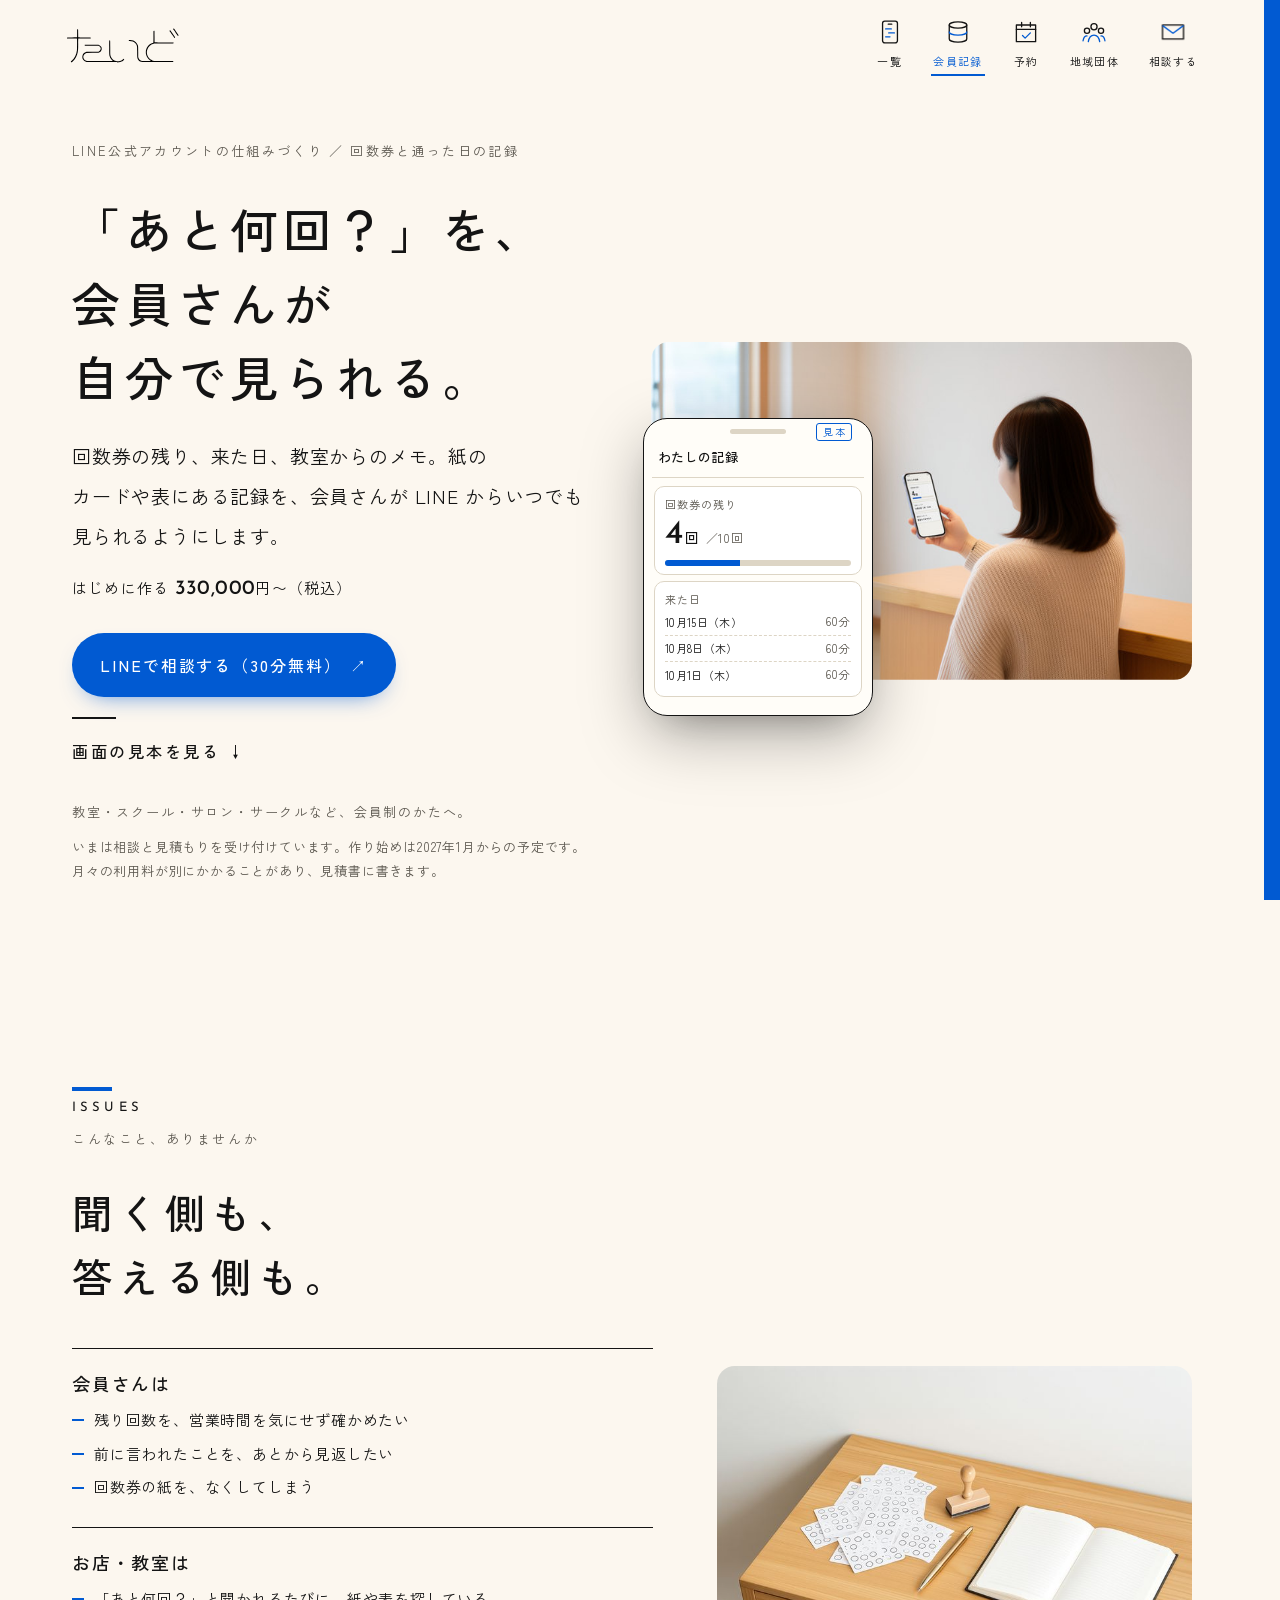
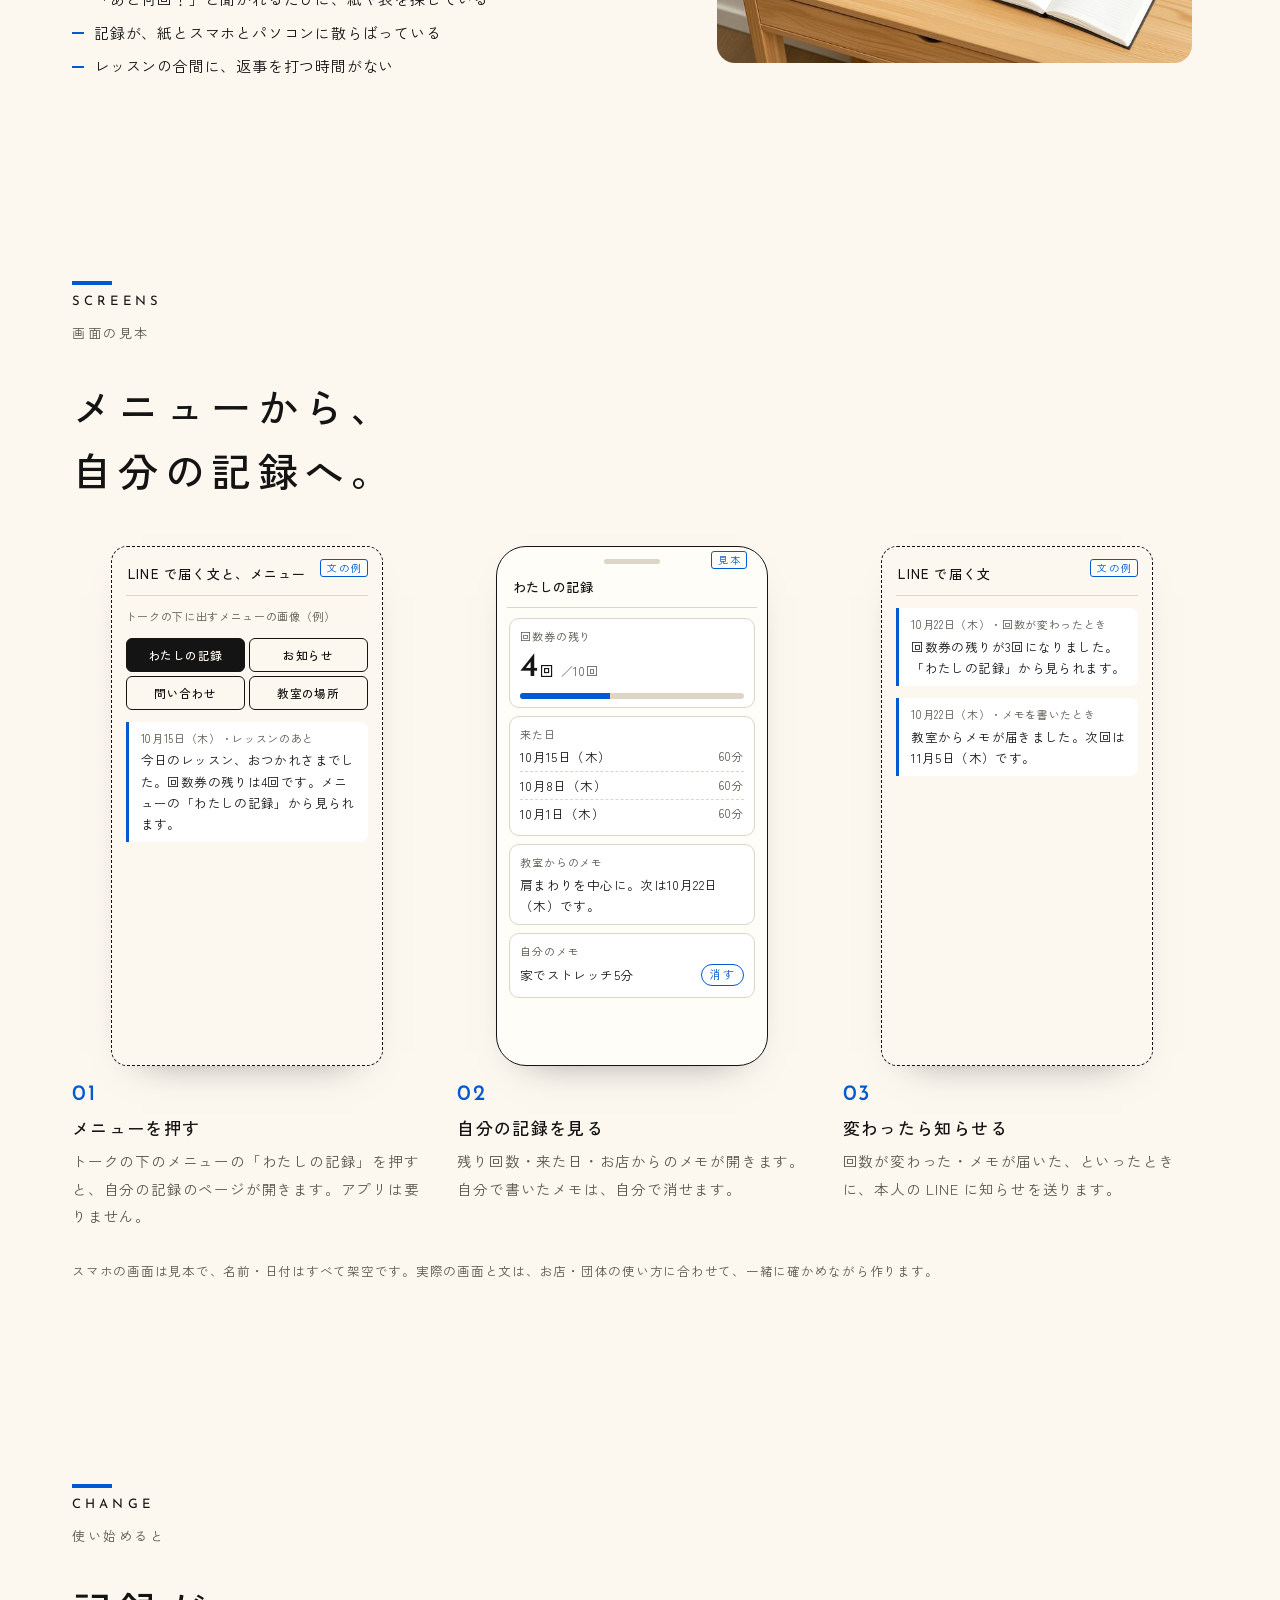
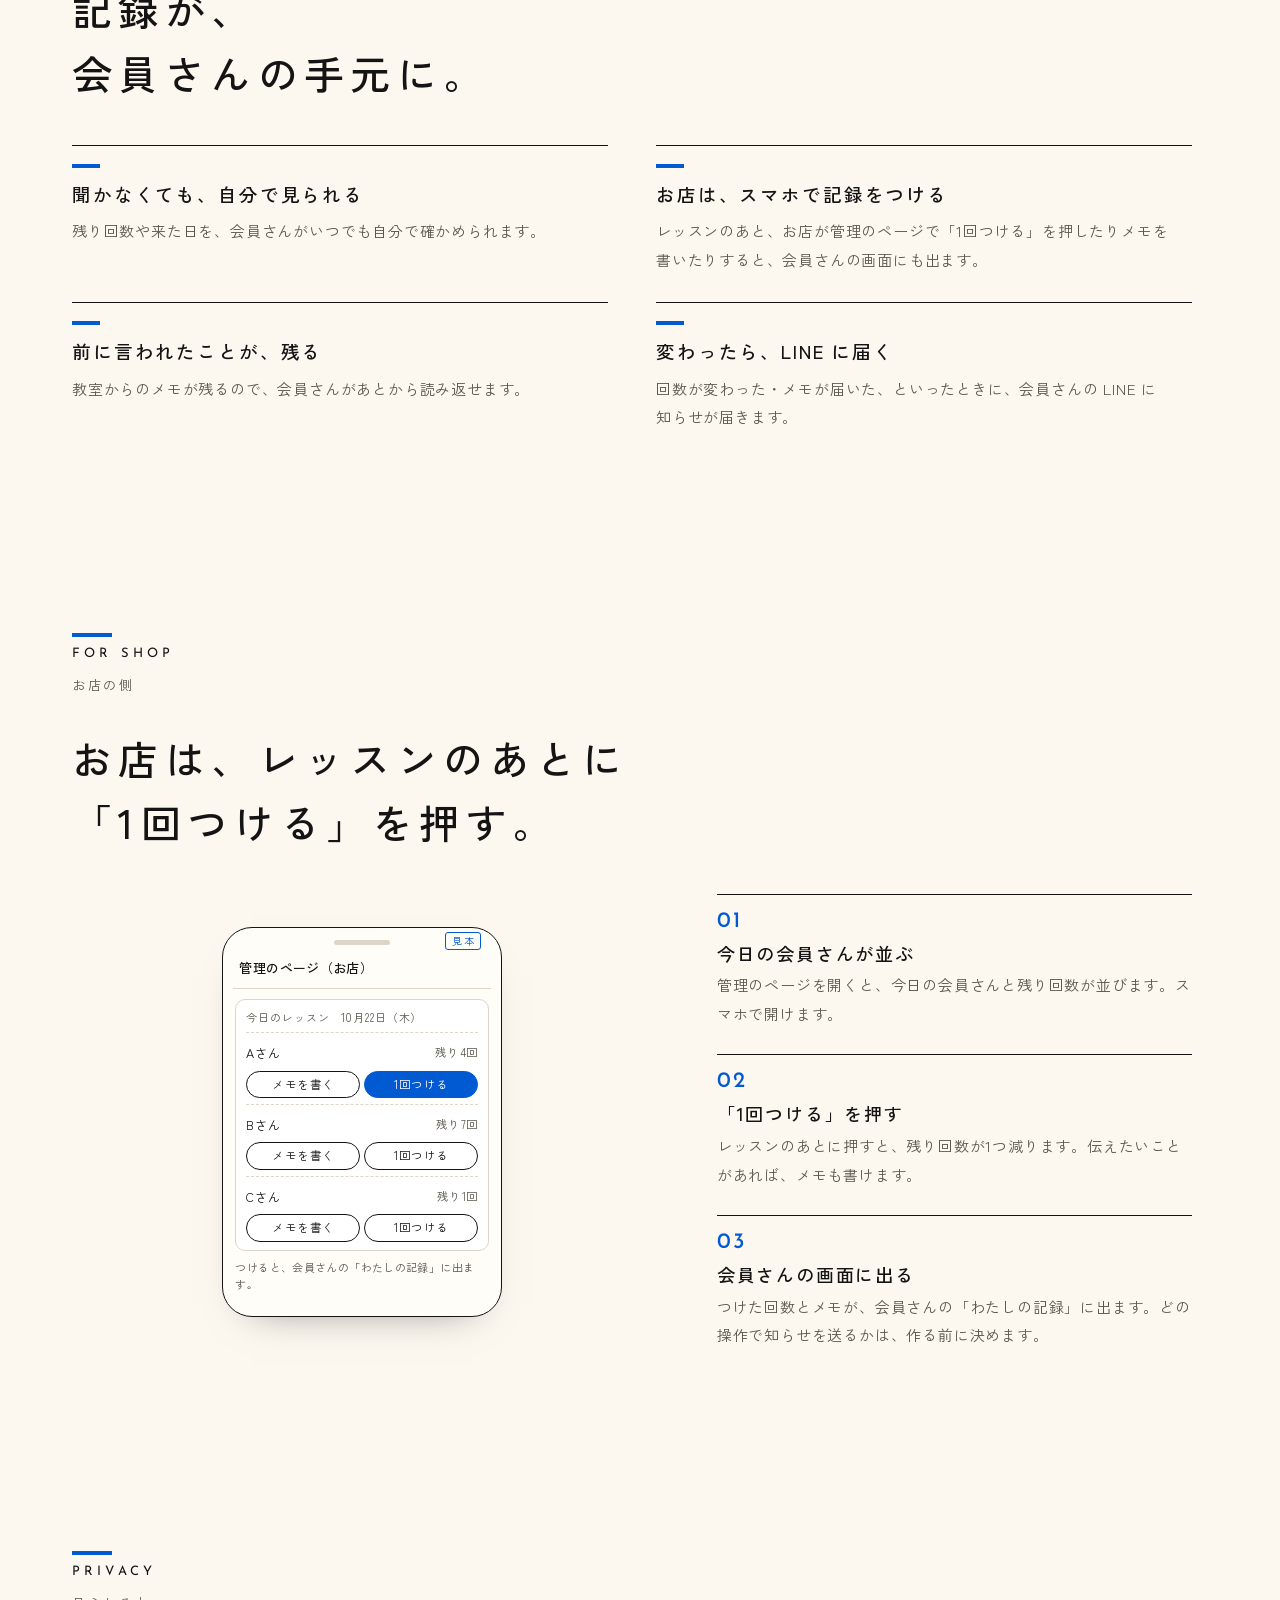
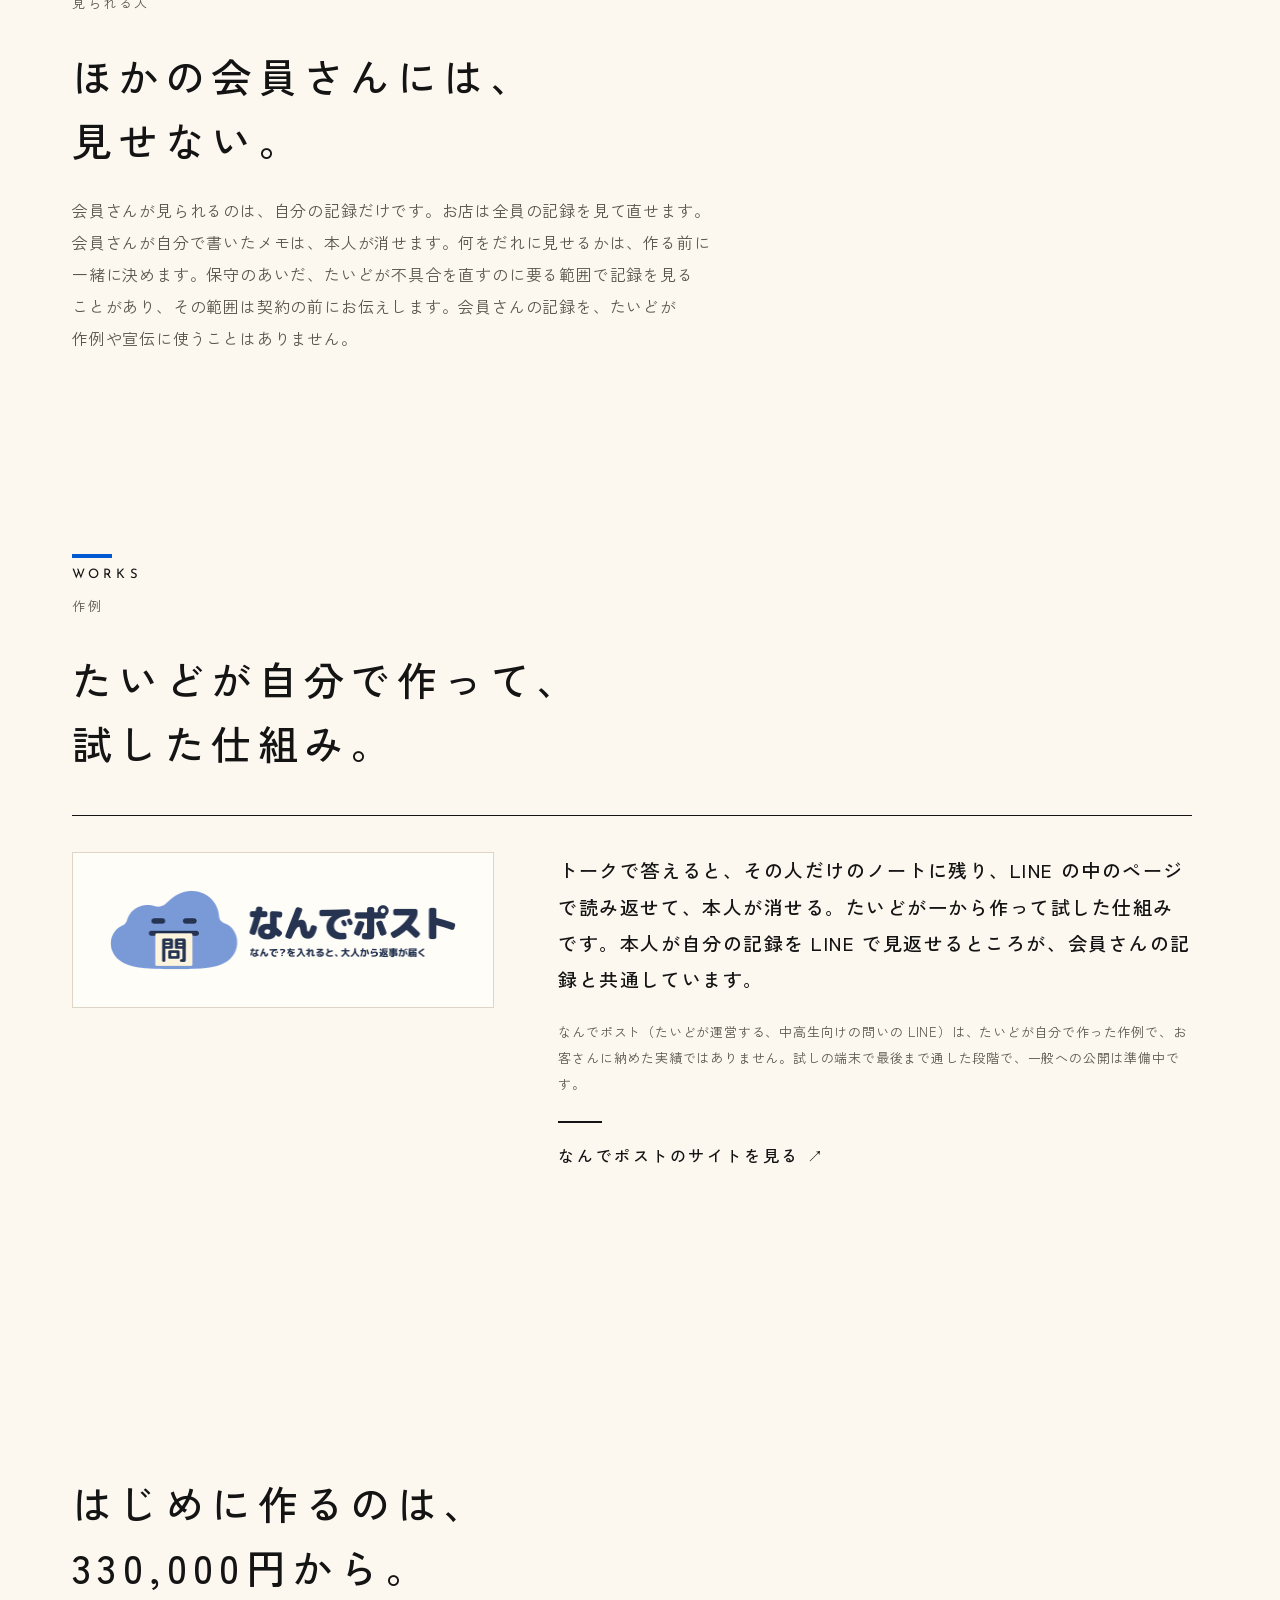
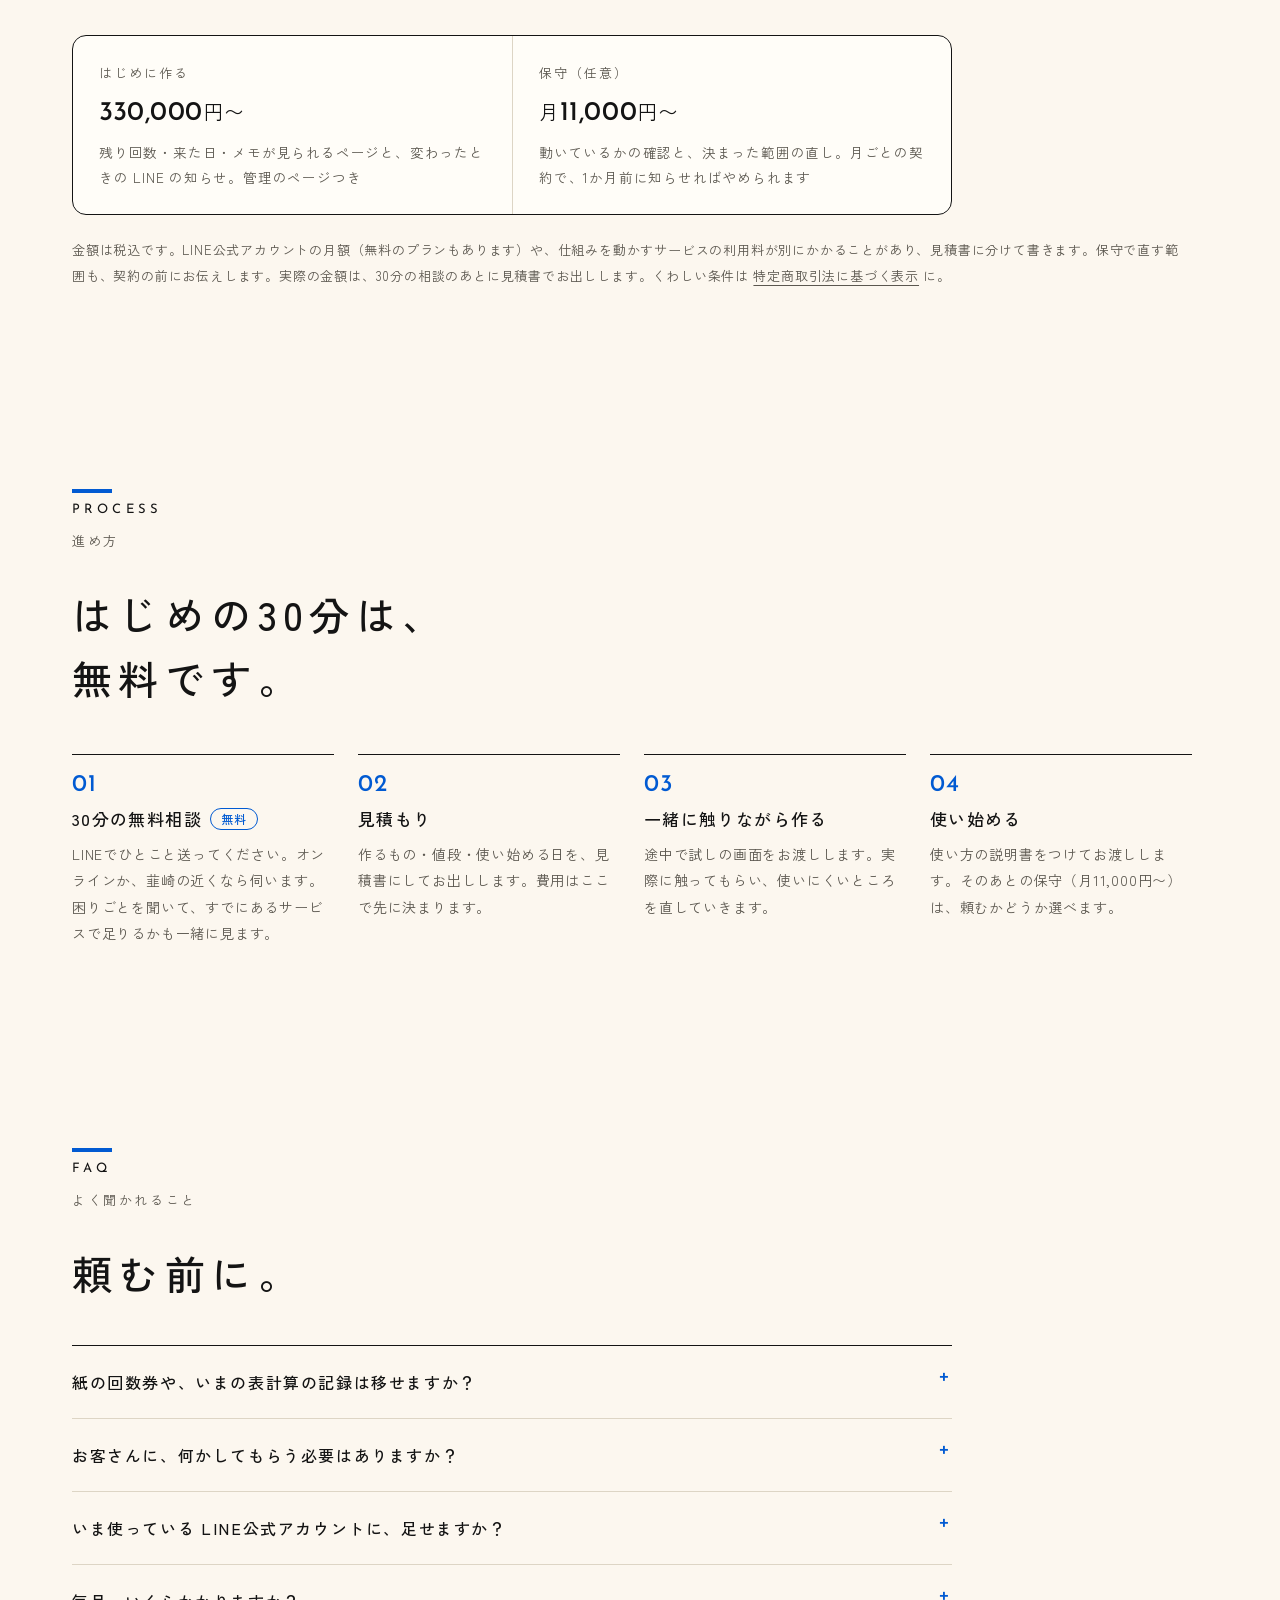
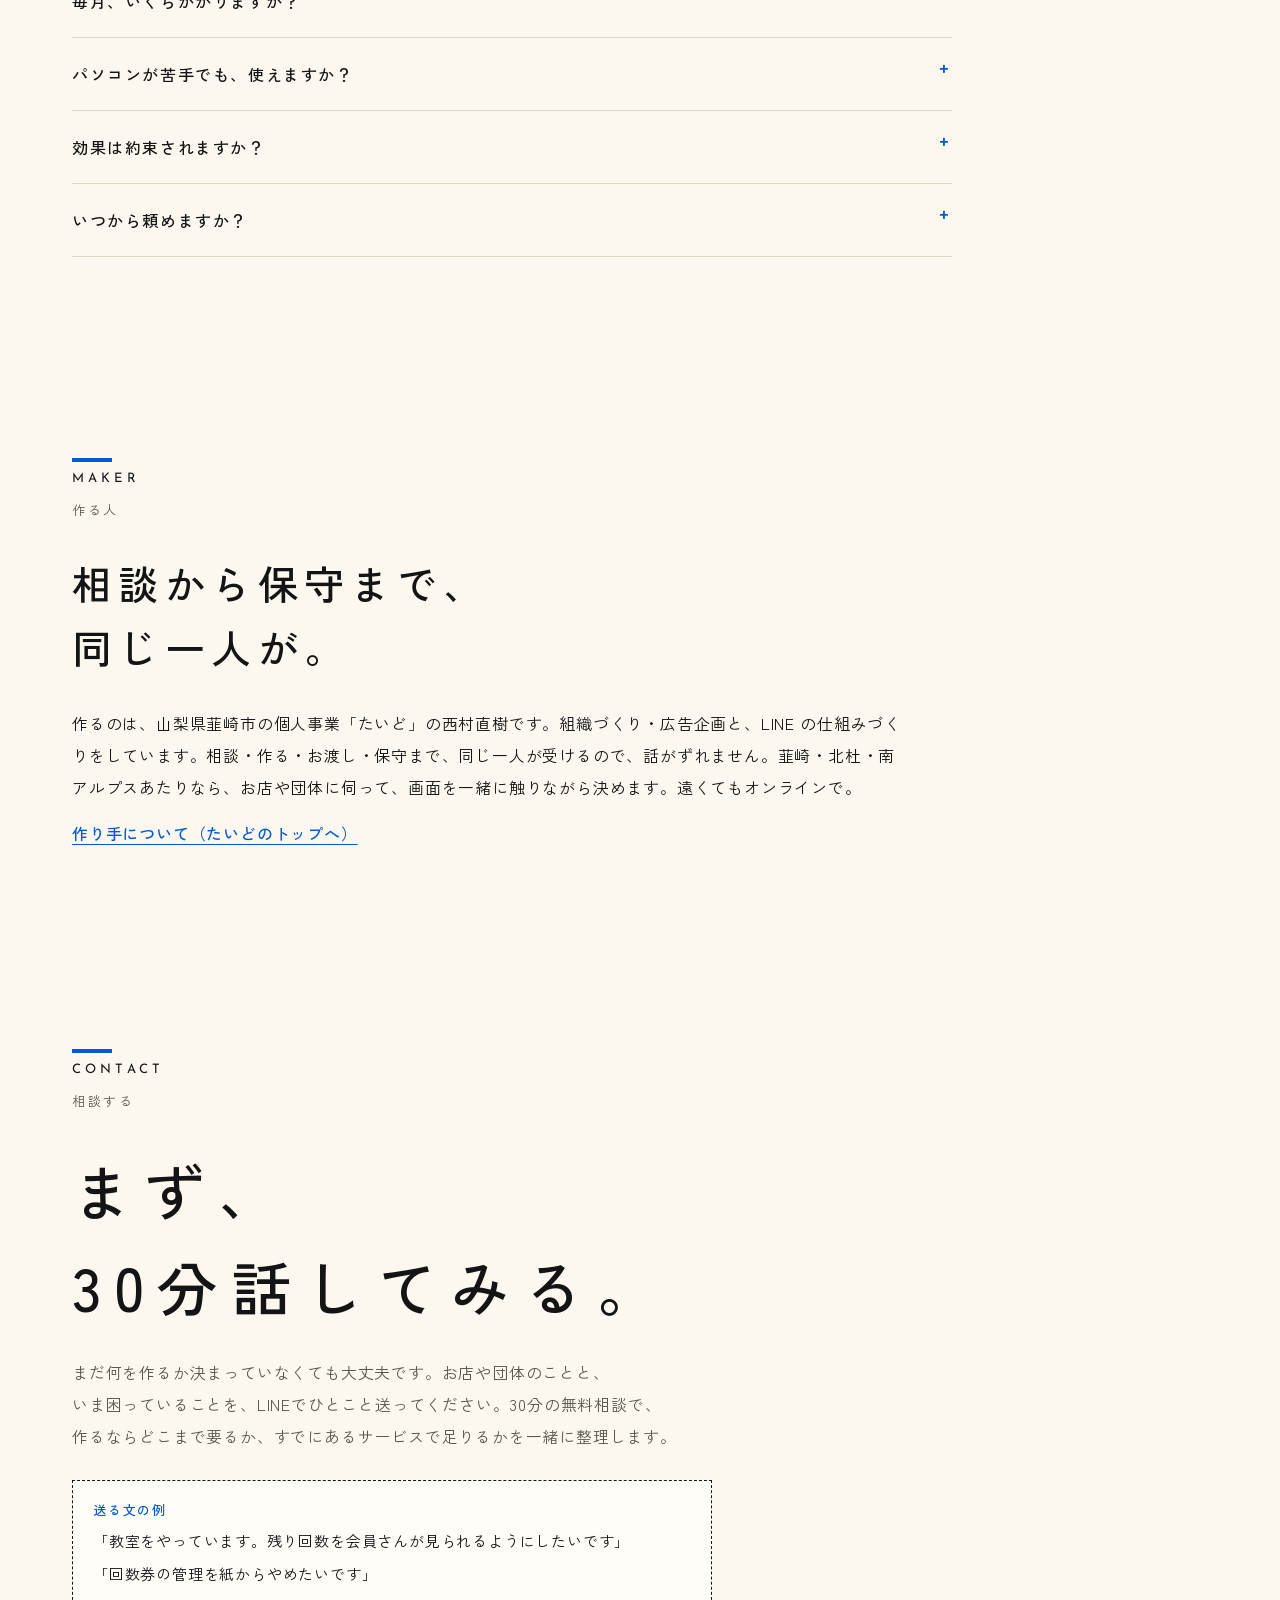
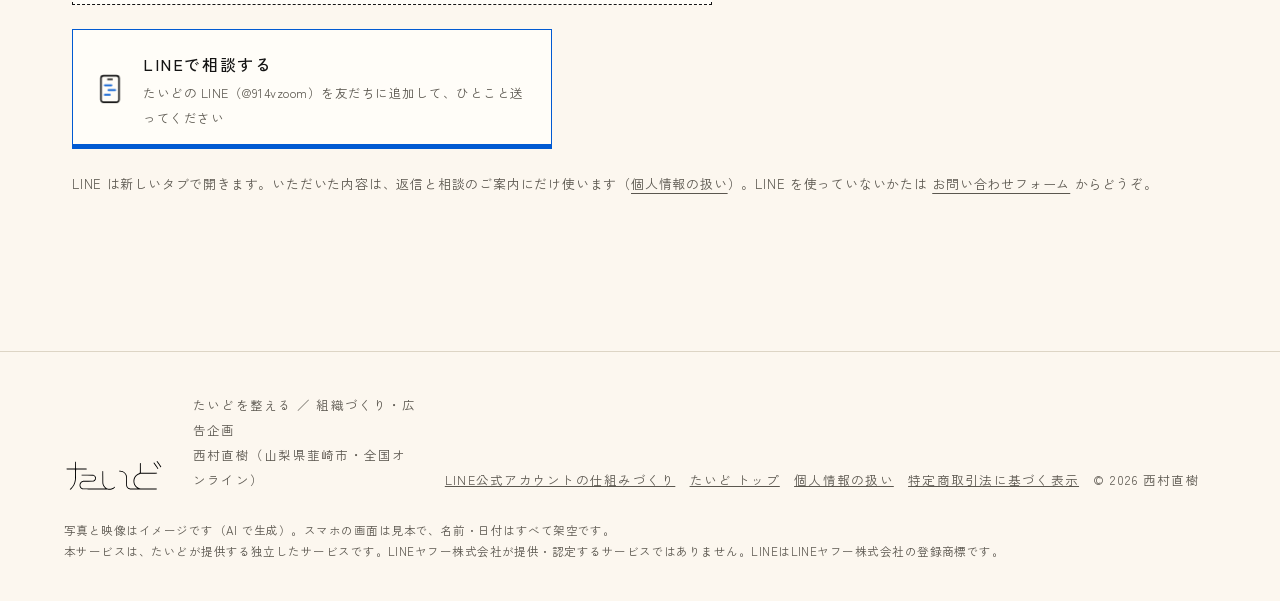
<file: line/kiroku/index.html>
<!doctype html>
<html lang="ja"><head><meta charset="utf-8"><meta name="viewport" content="width=device-width,initial-scale=1">
<title>会員記録の仕組みづくり｜「あと何回？」を会員さんが LINE で｜たいど</title>
<meta name="description" content="回数券の残り、来た日、教室からのメモを、会員さんが LINE からいつでも見られるようにします。アプリは不要。教室・スクール・サロン・サークル向け。はじめに作る 330,000円〜（税込）。山梨県韮崎市のたいど。">
<meta name="theme-color" content="#fcf7ef">
<meta property="og:title" content="会員記録の仕組みづくり｜たいど">
<meta property="og:description" content="「あと何回？」を、会員さんが自分で。LINE から残り回数と記録が見られる。">
<meta property="og:type" content="website"><meta property="og:url" content="https://nirareba0.github.io/line/kiroku/"><meta property="og:site_name" content="たいど"><meta property="og:locale" content="ja_JP">
<meta property="og:image" content="https://nirareba0.github.io/assets/og-line.jpg?v=4"><meta property="og:image:width" content="1200"><meta property="og:image:height" content="630"><meta property="og:image:alt" content="たいど LINE公式アカウントの仕組みづくり">
<meta name="twitter:card" content="summary_large_image">
<link rel="canonical" href="https://nirareba0.github.io/line/kiroku/">
<link rel="icon" href="../../assets/favicon-card.svg" type="image/svg+xml">
<link rel="preload" href="../../assets/fonts/zenkaku-500.woff2" as="font" type="font/woff2" crossorigin>
<script>if(!matchMedia("(prefers-reduced-motion: reduce)").matches&&!/[?&#]edit\b/.test(location.search+location.hash)){document.documentElement.classList.add("anim");setTimeout(function(){if(!document.documentElement.classList.contains("ready"))document.documentElement.classList.remove("anim")},3000)}</script>
<link rel="stylesheet" href="../../style.css?v=h2">
<link rel="stylesheet" href="../../line/line.css?v=6">
<script src="../../script.js?v=h1" defer></script>
</head>
<body class="page-line v3" data-line-url="https://line.me/R/ti/p/@914vzoom" data-line-id="@914vzoom" data-count="">
<svg class="sprite" aria-hidden="true" focusable="false"><defs>
<symbol id="i-line" viewBox="0 0 32 32"><path d="M10 3.5h12a2.5 2.5 0 0 1 2.5 2.5v20a2.5 2.5 0 0 1-2.5 2.5H10A2.5 2.5 0 0 1 7.5 26V6A2.5 2.5 0 0 1 10 3.5z"/><path d="M14 7h4"/><path class="b" d="M11 12.5h6.5M14.5 17h6.5M11 21.5h5"/></symbol>
<symbol id="i-db" viewBox="0 0 32 32"><path d="M6 8c0-2 4.5-3.5 10-3.5S26 6 26 8v16c0 2-4.5 3.5-10 3.5S6 26 6 24z"/><path d="M6 8c0 2 4.5 3.5 10 3.5S26 10 26 8"/><path class="b" d="M6 16c0 2 4.5 3.5 10 3.5S26 18 26 16"/></symbol>
<symbol id="i-cal" viewBox="0 0 32 32"><path d="M5 8h22v19H5z"/><path d="M5 13h22M11 5v5M21 5v5"/><path class="b" d="M12 20l3 3 6-6"/></symbol>
<symbol id="i-group" viewBox="0 0 32 32"><path d="M16 6.5a3.5 3.5 0 1 1 0 7a3.5 3.5 0 1 1 0-7z"/><path d="M8 11.5a3 3 0 1 1 0 6a3 3 0 1 1 0-6zM24 11.5a3 3 0 1 1 0 6a3 3 0 1 1 0-6z"/><path class="b" d="M3.5 26c.6-3.6 2.4-5.5 4.5-5.5M28.5 26c-.6-3.6-2.4-5.5-4.5-5.5M9.5 27c.8-5 3.4-7.5 6.5-7.5s5.7 2.5 6.5 7.5"/></symbol>
<symbol id="i-check" viewBox="0 0 32 32"><path d="M8 5h16v22H8z"/><path d="M12 11h8M12 16h8"/><path class="b" d="M12 22l2.5 2.5L20 19"/></symbol>
<symbol id="i-mail" viewBox="0 0 32 32"><path d="M4 8h24v16H4z"/><path class="b" d="M4.5 9l11.5 8.5L27.5 9"/></symbol>
<symbol id="i-key" viewBox="0 0 32 32"><path d="M11 10.5a5.5 5.5 0 1 1 0 11a5.5 5.5 0 1 1 0-11z"/><path class="b" d="M16.5 16H28M24 16v4M28 16v5"/></symbol>
<symbol id="i-stop" viewBox="0 0 32 32"><path d="M4 22h24"/><path d="M6 22v-6h7v6M15 22V11h7v11"/><path class="b" d="M26 6v20"/></symbol>
<symbol id="i-door" viewBox="0 0 32 32"><path d="M8 27V5h13v22"/><path d="M4 27h24"/><path class="b" d="M21 9l5 2v16"/><path d="M17 16v1"/></symbol>
<symbol id="i-pin" viewBox="0 0 32 32"><path d="M16 28s-8.5-8.2-8.5-14.5a8.5 8.5 0 0 1 17 0C24.5 19.8 16 28 16 28z"/><path class="b" d="M16 10.5a3 3 0 1 1 0 6a3 3 0 1 1 0-6z"/></symbol>
<symbol id="i-play" viewBox="0 0 32 32"><path d="M11 8v16l13-8z"/></symbol><symbol id="i-pause" viewBox="0 0 32 32"><path d="M11 8v16M21 8v16"/></symbol></defs></svg>
<a class="skip" href="#main">本文へ移動</a>
<div class="band" aria-hidden="true"></div>
<header class="site-header">
<a class="brand" href="../../"><img src="../../assets/taido-logo-line.svg" alt="たいど（トップへ）" width="297" height="100"></a>
<nav aria-label="LINE公式アカウントの仕組みづくり"><a href="../../line/"><svg class="ic" aria-hidden="true"><use href="#i-line"/></svg><span>一覧</span></a><a href="../../line/kiroku/" aria-current="page"><svg class="ic" aria-hidden="true"><use href="#i-db"/></svg><span>会員記録</span></a><a href="../../line/yoyaku/"><svg class="ic" aria-hidden="true"><use href="#i-cal"/></svg><span>予約</span></a><a href="../../line/chiiki/"><svg class="ic" aria-hidden="true"><use href="#i-group"/></svg><span>地域団体</span></a><a href="#contact"><svg class="ic" aria-hidden="true"><use href="#i-mail"/></svg><span>相談する</span></a></nav>
</header>
<main id="main">
<section class="hero v3-hero v3-sub" id="top" aria-labelledby="hero-title">
<div class="hero-copy">
<p class="kicker"><a href="../">LINE公式アカウントの仕組みづくり</a> ／ 回数券と通った日の記録</p>
<h1 id="hero-title">「あと何回？」を、<br>会員さんが<br>自分で見られる。</h1>
<p class="hero-lead">回数券の残り、来た日、教室からのメモ。紙のカードや表にある記録を、会員さんが LINE からいつでも見られるようにします。</p>
<p class="hero-pline">はじめに作る <span class="n">330,000</span>円〜（税込）</p>
<div class="actions">
<a class="cta cta-line" data-line href="https://line.me/R/ti/p/@914vzoom" target="_blank" rel="noopener noreferrer">LINEで相談する（30分無料）</a>
<a class="more" href="#demo">画面の見本を見る</a>
</div>
<p class="hero-for">教室・スクール・サロン・サークルなど、会員制のかたへ。</p>
<p class="hero-when">いまは相談と見積もりを受け付けています。作り始めは2027年1月からの予定です。月々の利用料が別にかかることがあり、見積書に書きます。</p>
</div>
<figure class="hero-figure hp"><img class="" src="../../assets/line/kiroku-1600.jpg?v=6" srcset="../../assets/line/kiroku-800.jpg?v=6 800w, ../../assets/line/kiroku-1600.jpg?v=6 1600w" sizes="(max-width: 760px) 100vw, 50vw" width="1600" height="900" alt="ピラティス教室の受付でスマホを持つ人の後ろ姿"><div class="hp-mock l" aria-hidden="true"><div class="mk mk-page "><div class="mk-notch" aria-hidden="true"></div><div class="mk-top mk-top-page"><span class="mk-name">わたしの記録</span></div><div class="mk-body"><div class="mk-card"><p class="mk-k">回数券の残り</p><p class="mk-big">4<small>回</small><span>／10回</span></p><p class="mk-bar"><i style="width:40%"></i></p></div><div class="mk-card"><p class="mk-k">来た日</p><p class="mk-row">10月15日（木）<span>60分</span></p><p class="mk-row">10月8日（木）<span>60分</span></p><p class="mk-row">10月1日（木）<span>60分</span></p></div><div class="mk-card"><p class="mk-k">教室からのメモ</p><p class="mk-t">肩まわりを中心に。次は10月22日（木）です。</p></div><div class="mk-card"><p class="mk-k">自分のメモ</p><p class="mk-row mk-memo">家でストレッチ5分<span class="mk-del">消す</span></p></div></div><p class="mk-tag">見本</p></div></div></figure>
</section>
<section class="sec " id="issues" aria-labelledby="issues-title">
<p class="label"><span class="en">ISSUES</span><span class="t">こんなこと、ありませんか</span></p>
<h2 id="issues-title">聞く側も、<br>答える側も。</h2>
<div class="split split-r">
<figure class="split-fig"><img class="" src="../../assets/line/before-kiroku-1600.jpg?v=6" srcset="../../assets/line/before-kiroku-800.jpg?v=6 800w, ../../assets/line/before-kiroku-1600.jpg?v=6 1600w" sizes="(max-width: 760px) 100vw, 50vw" width="1600" height="900" alt="机の上の紙の回数券とスタンプ" loading="lazy" decoding="async"></figure>
<div class="pains2"><div><h3>会員さんは</h3><ul><li>残り回数を、営業時間を気にせず確かめたい</li><li>前に言われたことを、あとから見返したい</li><li>回数券の紙を、なくしてしまう</li></ul></div><div><h3>お店・教室は</h3><ul><li>「あと何回？」と聞かれるたびに、紙や表を探している</li><li>記録が、紙とスマホとパソコンに散らばっている</li><li>レッスンの合間に、返事を打つ時間がない</li></ul></div></div>
</div>
</section>
<section class="sec " id="demo" aria-labelledby="demo-title">
<p class="label"><span class="en">SCREENS</span><span class="t">画面の見本</span></p>
<h2 id="demo-title">メニューから、<br>自分の記録へ。</h2>
<ol class="demo"><li><div class="demo-scr"><div class="mk mk-msgs"><p class="mk-mh">LINE で届く文と、メニュー</p><div class="mk-body"><p class="mk-when">トークの下に出すメニューの画像（例）</p><div class="mk-menu"><span class="on">わたしの記録</span><span>お知らせ</span><span>問い合わせ</span><span>教室の場所</span></div><div class="mk-msg"><p class="mk-when">10月15日（木）・レッスンのあと</p><p class="mk-mt">今日のレッスン、おつかれさまでした。回数券の残りは4回です。メニューの「わたしの記録」から見られます。</p></div></div><p class="mk-tag">文の例</p></div></div><div class="demo-txt"><p class="flow-no">01</p><h3>メニューを押す</h3><p>トークの下のメニューの「わたしの記録」を押すと、自分の記録のページが開きます。アプリは要りません。</p></div></li><li><div class="demo-scr"><div class="mk mk-page "><div class="mk-notch" aria-hidden="true"></div><div class="mk-top mk-top-page"><span class="mk-name">わたしの記録</span></div><div class="mk-body"><div class="mk-card"><p class="mk-k">回数券の残り</p><p class="mk-big">4<small>回</small><span>／10回</span></p><p class="mk-bar"><i style="width:40%"></i></p></div><div class="mk-card"><p class="mk-k">来た日</p><p class="mk-row">10月15日（木）<span>60分</span></p><p class="mk-row">10月8日（木）<span>60分</span></p><p class="mk-row">10月1日（木）<span>60分</span></p></div><div class="mk-card"><p class="mk-k">教室からのメモ</p><p class="mk-t">肩まわりを中心に。次は10月22日（木）です。</p></div><div class="mk-card"><p class="mk-k">自分のメモ</p><p class="mk-row mk-memo">家でストレッチ5分<span class="mk-del">消す</span></p></div></div><p class="mk-tag">見本</p></div></div><div class="demo-txt"><p class="flow-no">02</p><h3>自分の記録を見る</h3><p>残り回数・来た日・お店からのメモが開きます。自分で書いたメモは、自分で消せます。</p></div></li><li><div class="demo-scr"><div class="mk mk-msgs"><p class="mk-mh">LINE で届く文</p><div class="mk-body"><div class="mk-msg"><p class="mk-when">10月22日（木）・回数が変わったとき</p><p class="mk-mt">回数券の残りが3回になりました。「わたしの記録」から見られます。</p></div><div class="mk-msg"><p class="mk-when">10月22日（木）・メモを書いたとき</p><p class="mk-mt">教室からメモが届きました。次回は11月5日（木）です。</p></div></div><p class="mk-tag">文の例</p></div></div><div class="demo-txt"><p class="flow-no">03</p><h3>変わったら知らせる</h3><p>回数が変わった・メモが届いた、といったときに、本人の LINE に知らせを送ります。</p></div></li></ol><p class="note demo-note">スマホの画面は見本で、名前・日付はすべて架空です。実際の画面と文は、お店・団体の使い方に合わせて、一緒に確かめながら作ります。</p>
</section>
<section class="sec " id="change" aria-labelledby="change-title">
<p class="label"><span class="en">CHANGE</span><span class="t">使い始めると</span></p>
<h2 id="change-title">記録が、<br>会員さんの手元に。</h2>
<ul class="feat"><li><h3>聞かなくても、自分で見られる</h3><p>残り回数や来た日を、会員さんがいつでも自分で確かめられます。</p></li><li><h3>お店は、スマホで記録をつける</h3><p>レッスンのあと、お店が管理のページで「1回つける」を押したりメモを書いたりすると、会員さんの画面にも出ます。</p></li><li><h3>前に言われたことが、残る</h3><p>教室からのメモが残るので、会員さんがあとから読み返せます。</p></li><li><h3>変わったら、LINE に届く</h3><p>回数が変わった・メモが届いた、といったときに、会員さんの LINE に知らせが届きます。</p></li></ul>
</section>
<section class="sec " id="shop" aria-labelledby="shop-title">
<p class="label"><span class="en">FOR SHOP</span><span class="t">お店の側</span></p>
<h2 id="shop-title">お店は、レッスンのあとに<br>「1回つける」を押す。</h2>
<div class="split"><div class="split-mk"><div class="mk mk-page "><div class="mk-notch" aria-hidden="true"></div><div class="mk-top mk-top-page"><span class="mk-name">管理のページ（お店）</span></div><div class="mk-body"><div class="mk-card"><p class="mk-k">今日のレッスン　10月22日（木）</p><div class="mk-req"><p class="mk-row">Aさん<span>残り4回</span></p><p class="mk-two"><span>メモを書く</span><span class="on">1回つける</span></p></div><div class="mk-req"><p class="mk-row">Bさん<span>残り7回</span></p><p class="mk-two"><span>メモを書く</span><span>1回つける</span></p></div><div class="mk-req"><p class="mk-row">Cさん<span>残り1回</span></p><p class="mk-two"><span>メモを書く</span><span>1回つける</span></p></div></div><p class="mk-s">つけると、会員さんの「わたしの記録」に出ます。</p></div><p class="mk-tag">見本</p></div></div><ol class="steps3"><li><p class="flow-no">01</p><h3>今日の会員さんが並ぶ</h3><p>管理のページを開くと、今日の会員さんと残り回数が並びます。スマホで開けます。</p></li><li><p class="flow-no">02</p><h3>「1回つける」を押す</h3><p>レッスンのあとに押すと、残り回数が1つ減ります。伝えたいことがあれば、メモも書けます。</p></li><li><p class="flow-no">03</p><h3>会員さんの画面に出る</h3><p>つけた回数とメモが、会員さんの「わたしの記録」に出ます。どの操作で知らせを送るかは、作る前に決めます。</p></li></ol></div>
</section>
<section class="sec " id="access" aria-labelledby="access-title">
<p class="label"><span class="en">PRIVACY</span><span class="t">見られる人</span></p>
<h2 id="access-title">ほかの会員さんには、<br>見せない。</h2>
<p class="sec-lead">会員さんが見られるのは、自分の記録だけです。お店は全員の記録を見て直せます。会員さんが自分で書いたメモは、本人が消せます。何をだれに見せるかは、作る前に一緒に決めます。保守のあいだ、たいどが不具合を直すのに要る範囲で記録を見ることがあり、その範囲は契約の前にお伝えします。会員さんの記録を、たいどが作例や宣伝に使うことはありません。</p>
</section>
<section class="sec " id="works" aria-labelledby="works-title">
<p class="label"><span class="en">WORKS</span><span class="t">作例</span></p>
<h2 id="works-title">たいどが自分で作って、<br>試した仕組み。</h2>
<div class="work-np">
<a class="np-logo" href="https://nirareba0.github.io/toi-site/" target="_blank" rel="noopener noreferrer"><img src="../../assets/nandepost-lockup-h.png" alt="なんでポスト（サイトを新しいタブで開く）" width="720" height="180" loading="lazy"></a>
<div class="np-body">
<p class="np-lead">トークで答えると、その人だけのノートに残り、LINE の中のページで読み返せて、本人が消せる。たいどが一から作って試した仕組みです。本人が自分の記録を LINE で見返せるところが、会員さんの記録と共通しています。</p>
<p class="note">なんでポスト（たいどが運営する、中高生向けの問いの LINE）は、たいどが自分で作った作例で、お客さんに納めた実績ではありません。試しの端末で最後まで通した段階で、一般への公開は準備中です。</p>
<div class="actions"><a class="more more-out" href="https://nirareba0.github.io/toi-site/" target="_blank" rel="noopener noreferrer">なんでポストのサイトを見る</a></div>
</div>
</div>
</section>
<section class="sec " id="price" aria-labelledby="price-title">
<p class="label"><span class="en">PRICE</span><span class="t">値段</span></p>
<h2 id="price-title">はじめに作るのは、<br>330,000円から。</h2>
<div class="pbox">
<div><p class="pbox-k">はじめに作る</p><p class="pbox-n"><span class="n">330,000</span>円〜</p><p class="pbox-s">残り回数・来た日・メモが見られるページと、変わったときの LINE の知らせ。管理のページつき</p></div>
<div><p class="pbox-k">保守（任意）</p><p class="pbox-n">月<span class="n">11,000</span>円〜</p><p class="pbox-s">動いているかの確認と、決まった範囲の直し。月ごとの契約で、1か月前に知らせればやめられます</p></div>
</div>
<p class="note">金額は税込です。LINE公式アカウントの月額（無料のプランもあります）や、仕組みを動かすサービスの利用料が別にかかることがあり、見積書に分けて書きます。保守で直す範囲も、契約の前にお伝えします。実際の金額は、30分の相談のあとに見積書でお出しします。くわしい条件は <a href="../../tokushoho.html">特定商取引法に基づく表示</a> に。</p>
</section>
<section class="sec " id="process" aria-labelledby="process-title">
<p class="label"><span class="en">PROCESS</span><span class="t">進め方</span></p>
<h2 id="process-title">はじめの30分は、<br>無料です。</h2>
<ol class="proc proc4"><li><p class="proc-no">01</p><h3>30分の無料相談<span class="proc-tag">無料</span></h3><p>LINEでひとこと送ってください。オンラインか、韮崎の近くなら伺います。困りごとを聞いて、すでにあるサービスで足りるかも一緒に見ます。</p></li><li><p class="proc-no">02</p><h3>見積もり</h3><p>作るもの・値段・使い始める日を、見積書にしてお出しします。費用はここで先に決まります。</p></li><li><p class="proc-no">03</p><h3>一緒に触りながら作る</h3><p>途中で試しの画面をお渡しします。実際に触ってもらい、使いにくいところを直していきます。</p></li><li><p class="proc-no">04</p><h3>使い始める</h3><p>使い方の説明書をつけてお渡しします。そのあとの保守（月11,000円〜）は、頼むかどうか選べます。</p></li></ol>
</section>
<section class="sec faq" id="faq" aria-labelledby="faq-title">
<p class="label"><span class="en">FAQ</span><span class="t">よく聞かれること</span></p>
<h2 id="faq-title">頼む前に。</h2>
<div class="faq-list"><details><summary>紙の回数券や、いまの表計算の記録は移せますか？</summary><p>いまの記録の形を見てから、移し方を提案します。表計算にあるものなら、まとめて移せることが多いです。移すかどうかと費用は、見積書に書きます。</p></details><details><summary>お客さんに、何かしてもらう必要はありますか？</summary><p>お店・団体の LINE公式アカウントを友だちに追加してもらい、はじめてページを開くときに、LINE の確認画面で「許可する」を押してもらいます。会員さんの記録を見る仕組みなら、はじめに一度だけ本人の確認（お店で QR コードを読んでもらうなど）をします。LINE のほかに新しいアプリを入れたり、パスワードを作ったりする必要はありません。</p></details><details><summary>いま使っている LINE公式アカウントに、足せますか？</summary><p>いまの設定と、ほかにつないでいるサービスを見てから提案します。友だちはそのまま引き継げるように作るのが基本です。ほかの会社の配信ツールを使っているときは、先に影響を調べてお伝えします。</p></details><details><summary>毎月、いくらかかりますか？</summary><p>たいどの保守を頼むなら月11,000円〜（任意）です。ほかに、LINE公式アカウントの月額（無料のプランもあります）と、仕組みを動かすサービスの利用料がかかることがあります。どちらも、かかるかどうかと金額を見積書に分けて書きます。</p></details><details><summary>パソコンが苦手でも、使えますか？</summary><p>ふだんの操作は、スマホで済むように作るのを基本にしています。お渡しするときに一緒に操作して、説明書もつけます。</p></details><details><summary>効果は約束されますか？</summary><p>予約の数や売上、友だちの数などの数字は約束しません。約束するのは、見積書に書いた仕組みを作って、使える形でお渡しすることです。</p></details><details><summary>いつから頼めますか？</summary><p>いまは相談と見積もりを受けています。作り始めは2027年1月からの予定です。使い始めたい時期があれば、相談のときに教えてください。</p></details></div>
</section>
<section class="sec maker" id="maker" aria-labelledby="maker-title">
<p class="label"><span class="en">MAKER</span><span class="t">作る人</span></p>
<h2 id="maker-title">相談から保守まで、<br>同じ一人が。</h2>
<div class="maker-in">
<p>作るのは、山梨県韮崎市の個人事業「たいど」の西村直樹です。組織づくり・広告企画と、LINE の仕組みづくりをしています。相談・作る・お渡し・保守まで、同じ一人が受けるので、話がずれません。韮崎・北杜・南アルプスあたりなら、お店や団体に伺って、画面を一緒に触りながら決めます。遠くてもオンラインで。</p>
<p class="maker-go"><a href="../../#about">作り手について（たいどのトップへ）</a></p>
</div>
</section>
<section class="sec contact" id="contact" aria-labelledby="contact-title">
<p class="label"><span class="en">CONTACT</span><span class="t">相談する</span></p>
<h2 id="contact-title">まず、<br>30分話してみる。</h2>
<p class="sec-lead">まだ何を作るか決まっていなくても大丈夫です。お店や団体のことと、いま困っていることを、LINEでひとこと送ってください。30分の無料相談で、作るならどこまで要るか、すでにあるサービスで足りるかを一緒に整理します。</p>
<div class="send-ex"><p class="send-k">送る文の例</p><p class="send-t">「教室をやっています。残り回数を会員さんが見られるようにしたいです」</p><p class="send-t">「回数券の管理を紙からやめたいです」</p></div>
<div class="contact-ways one">
<a class="way-btn way-line" data-line href="https://line.me/R/ti/p/@914vzoom" target="_blank" rel="noopener noreferrer"><svg class="ic" aria-hidden="true"><use href="#i-line"/></svg><span><strong>LINEで相談する</strong><small>たいどの LINE（@914vzoom）を友だちに追加して、ひとこと送ってください</small></span></a>
</div>
<p class="note">LINE は新しいタブで開きます。いただいた内容は、返信と相談のご案内にだけ使います（<a href="../../privacy.html">個人情報の扱い</a>）。LINE を使っていないかたは <a href="https://docs.google.com/forms/d/e/1FAIpQLSd0KixjZ9qp4IN2YhDHNsjw01QhMLWU0YslcL0QJP-TNa-7_g/viewform" target="_blank" rel="noopener noreferrer">お問い合わせフォーム</a> からどうぞ。</p>
</section>
</main>
<footer class="site-footer">
<img src="../../assets/taido-logo-line.svg" alt="たいど" width="297" height="100">
<p>たいどを整える ／ 組織づくり・広告企画<br>西村直樹（山梨県韮崎市・全国オンライン）</p>
<p class="copy"><a href="../../line/">LINE公式アカウントの仕組みづくり</a>　<a href="../../">たいど トップ</a>　<a href="../../privacy.html">個人情報の扱い</a>　<a href="../../tokushoho.html">特定商取引法に基づく表示</a>　© 2026 西村直樹</p>
<p class="tm">写真と映像はイメージです（AI で生成）。スマホの画面は見本で、名前・日付はすべて架空です。<br>本サービスは、たいどが提供する独立したサービスです。LINEヤフー株式会社が提供・認定するサービスではありません。LINEはLINEヤフー株式会社の登録商標です。</p>
</footer>
<script>
document.querySelectorAll('.hv').forEach(function(w){var v=w.querySelector('video'),b=w.querySelector('.hv-btn');if(!v||!b)return;
if(matchMedia('(prefers-reduced-motion: reduce)').matches){v.removeAttribute('autoplay');v.pause();b.dataset.s='play';b.setAttribute('aria-label','映像を再生する')}
b.addEventListener('click',function(){if(v.paused){v.play();b.dataset.s='pause';b.setAttribute('aria-label','映像を止める')}else{v.pause();b.dataset.s='play';b.setAttribute('aria-label','映像を再生する')}})});
</script>
</body></html>
</file>
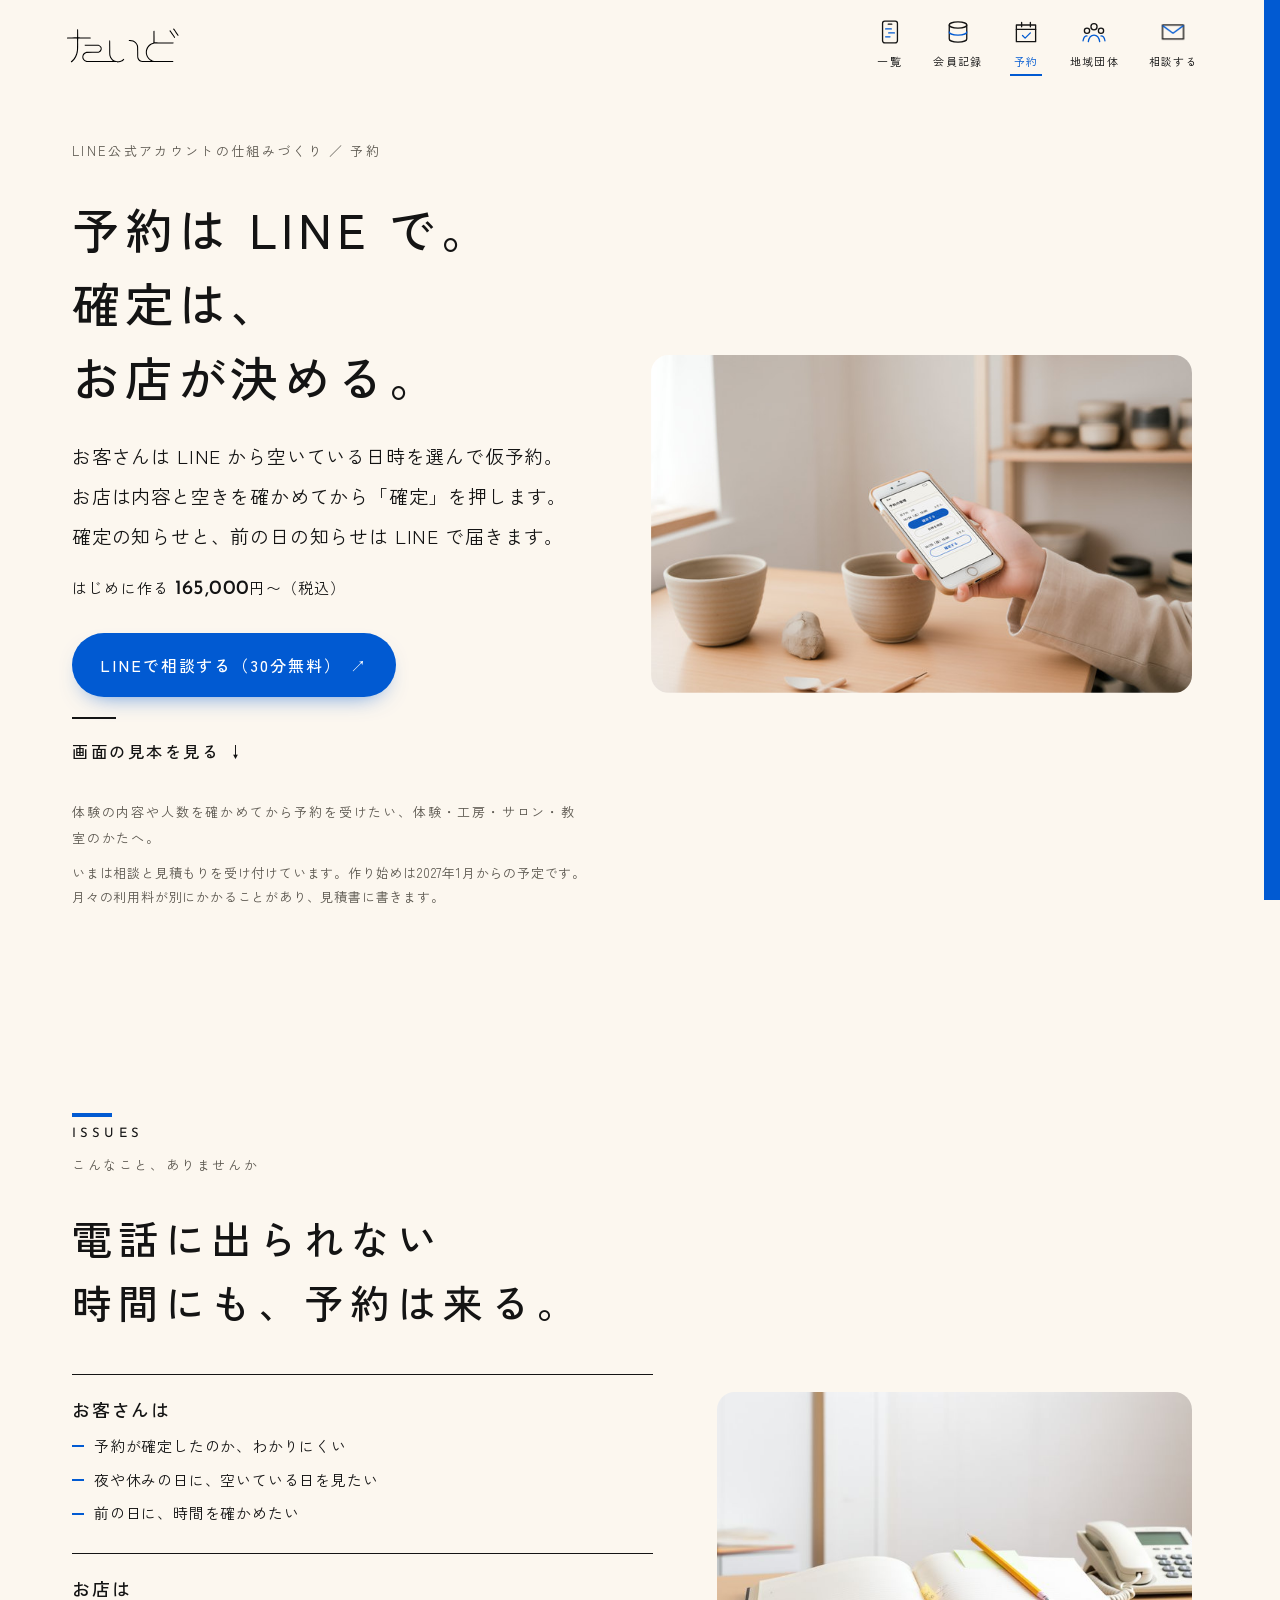
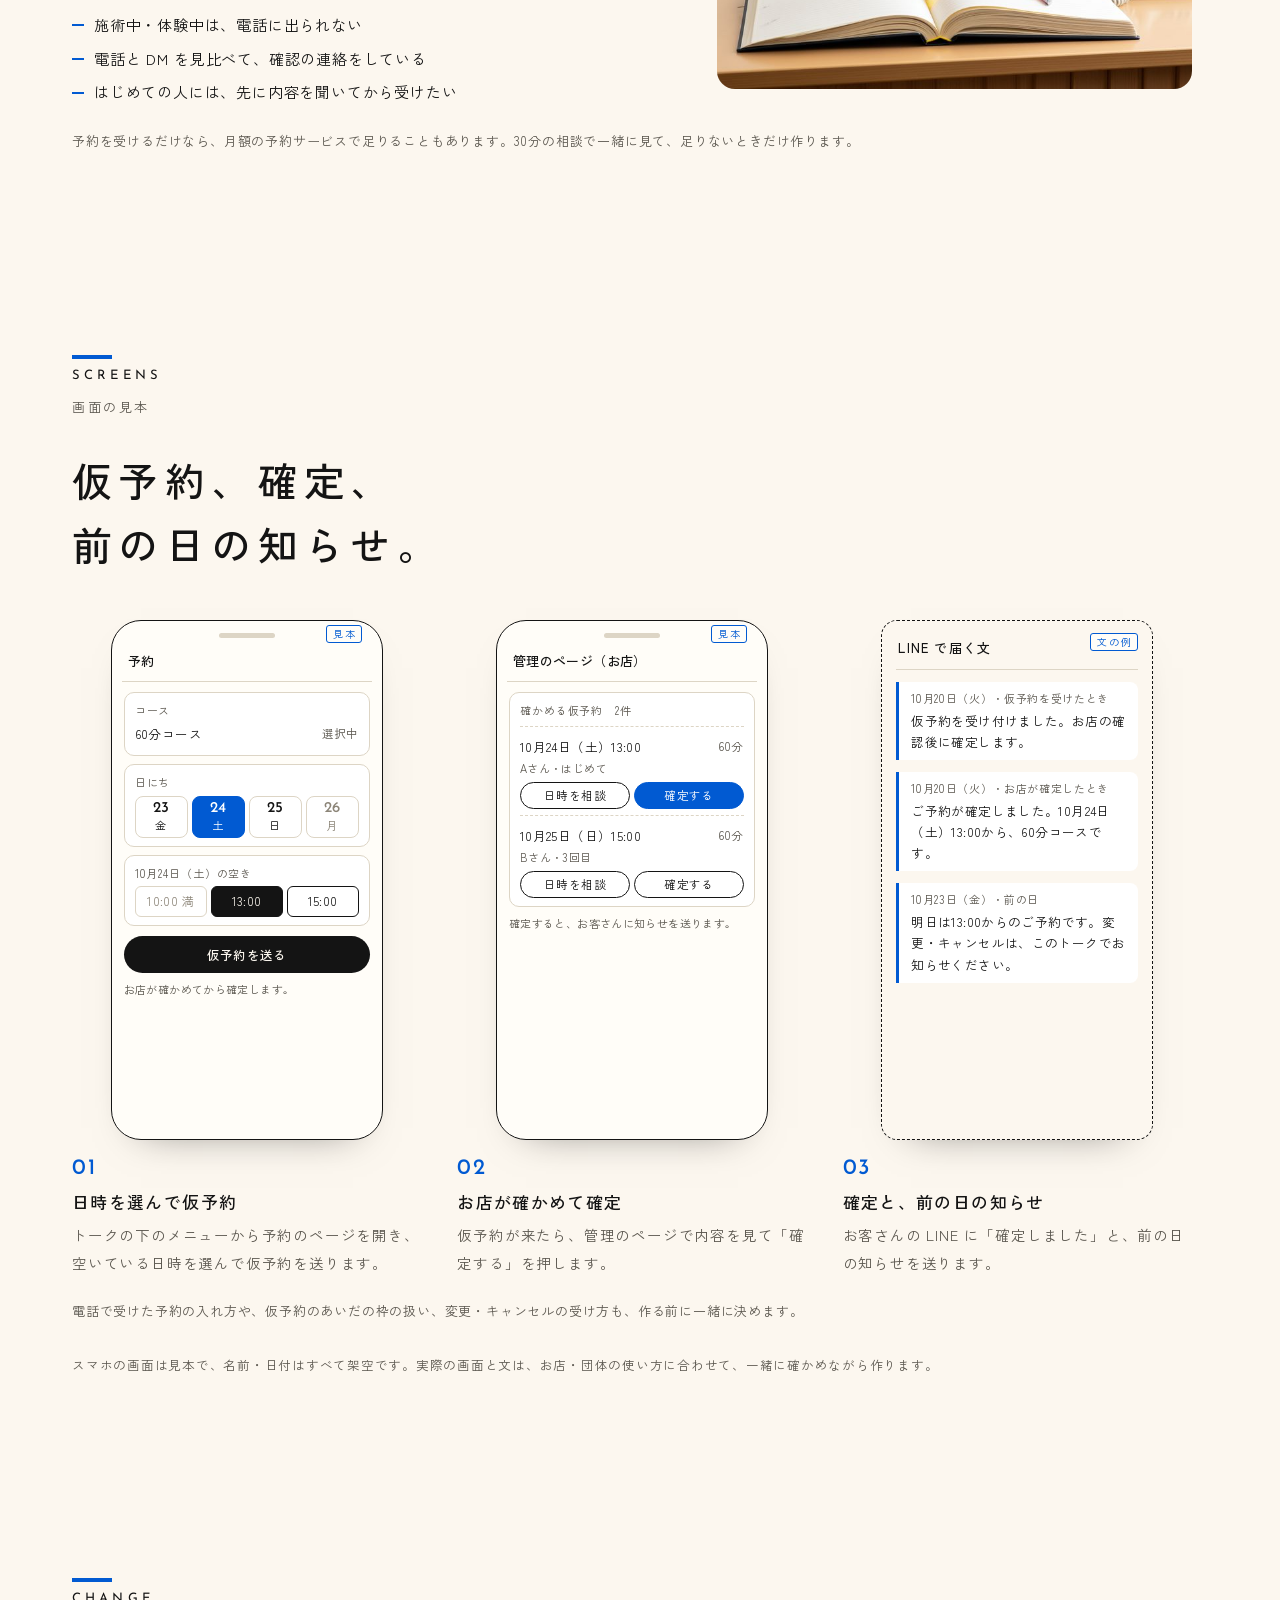
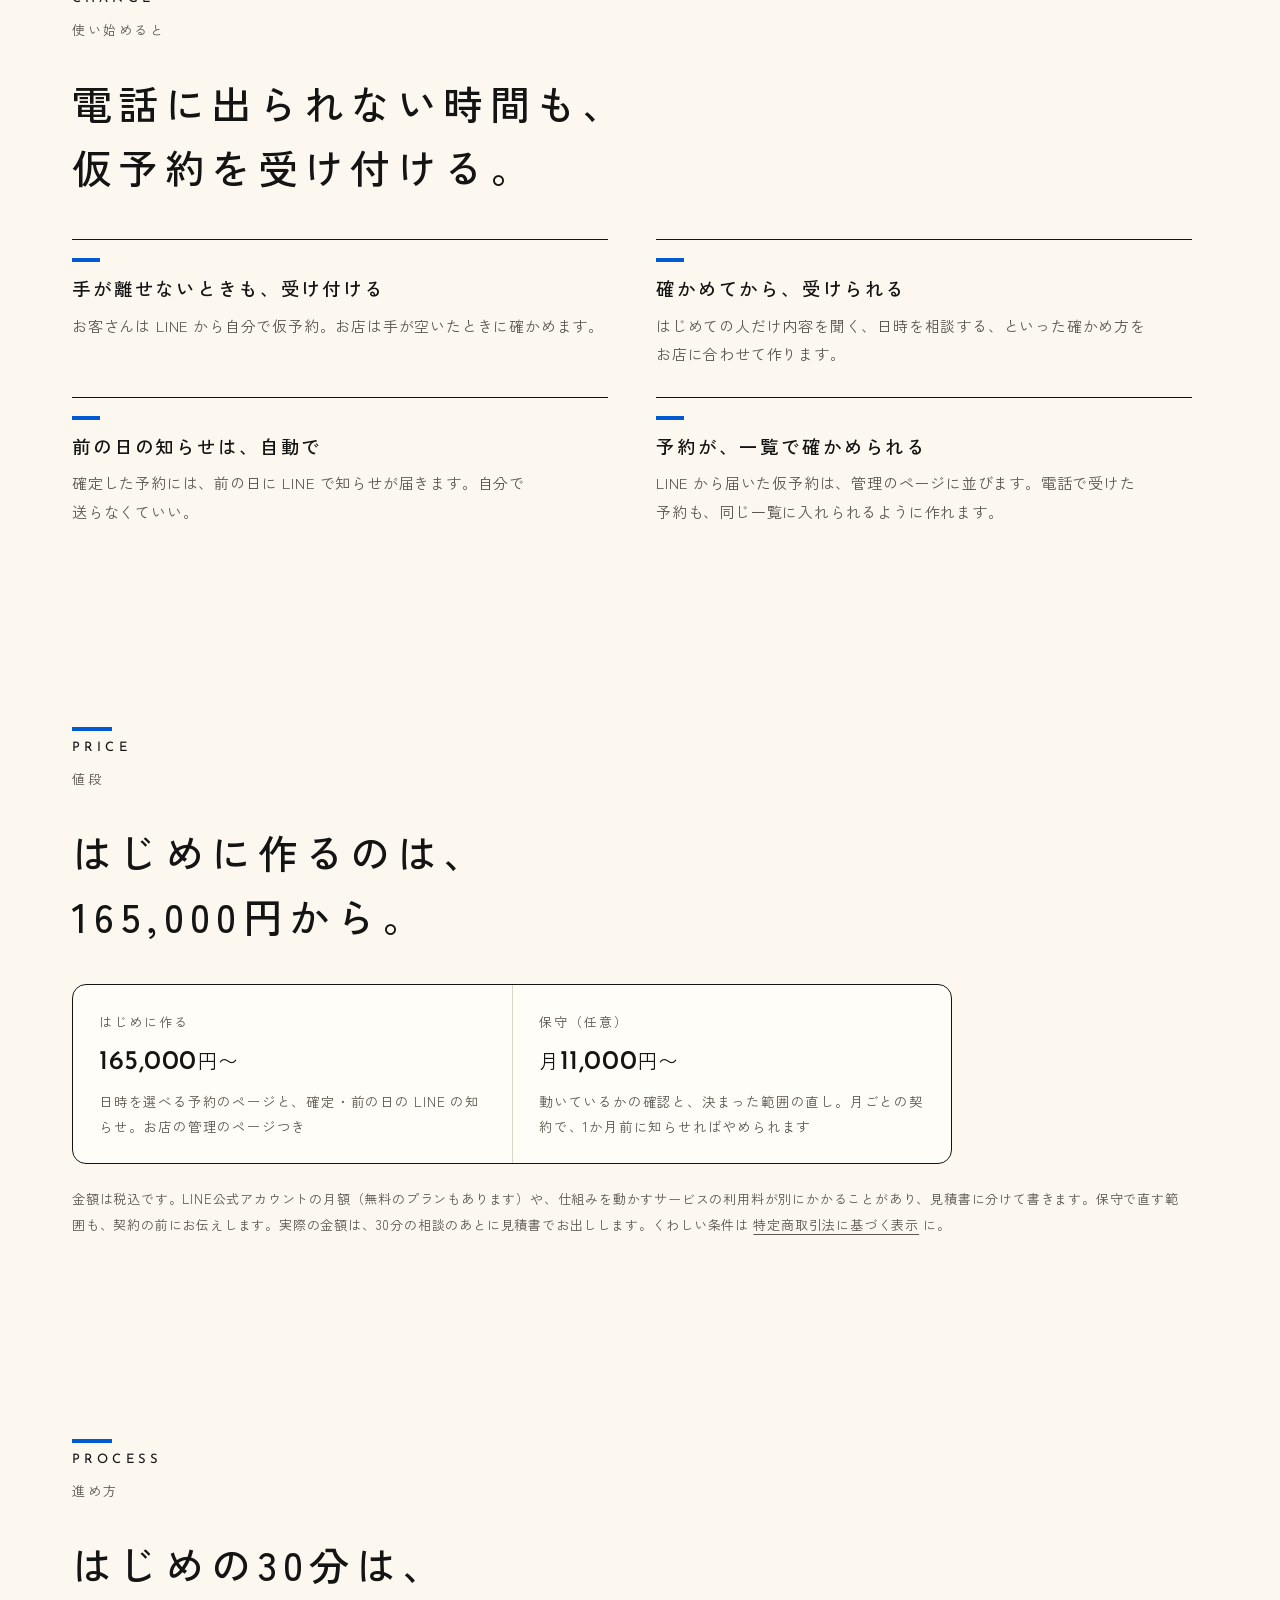
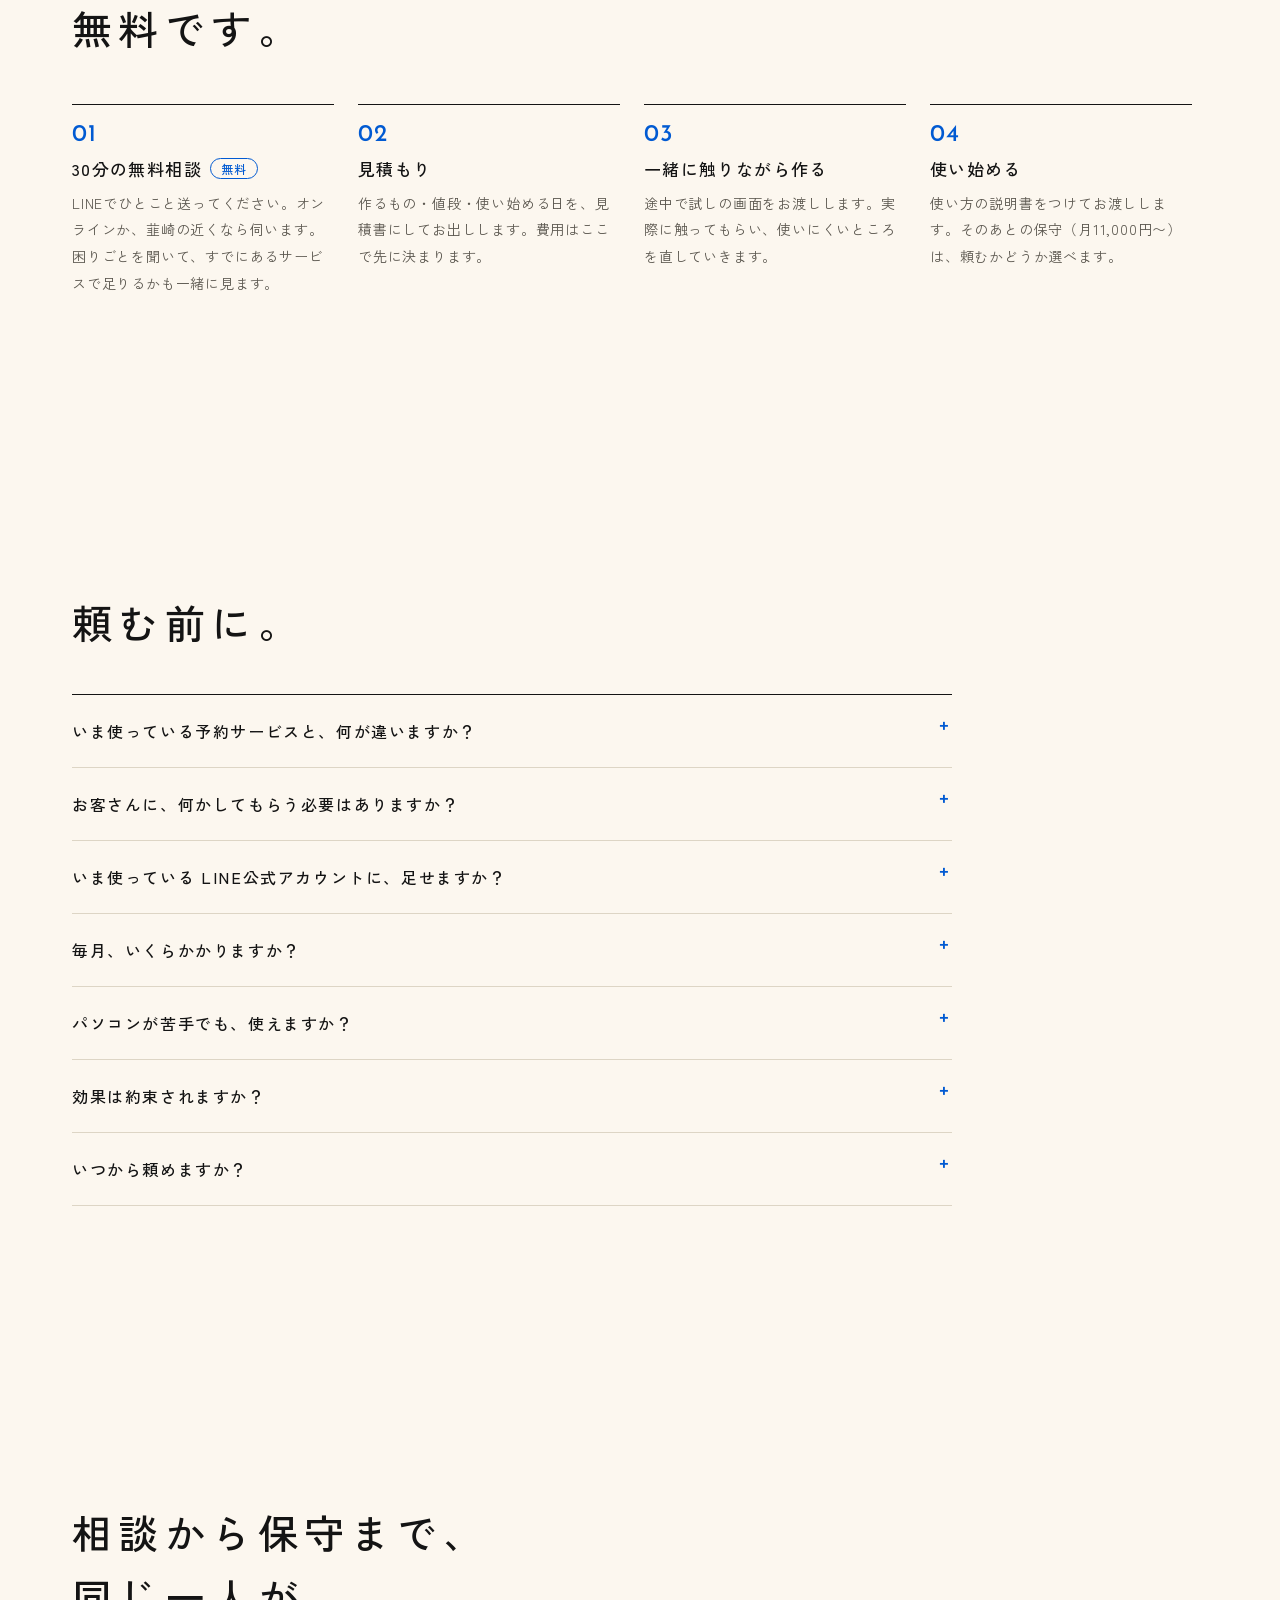
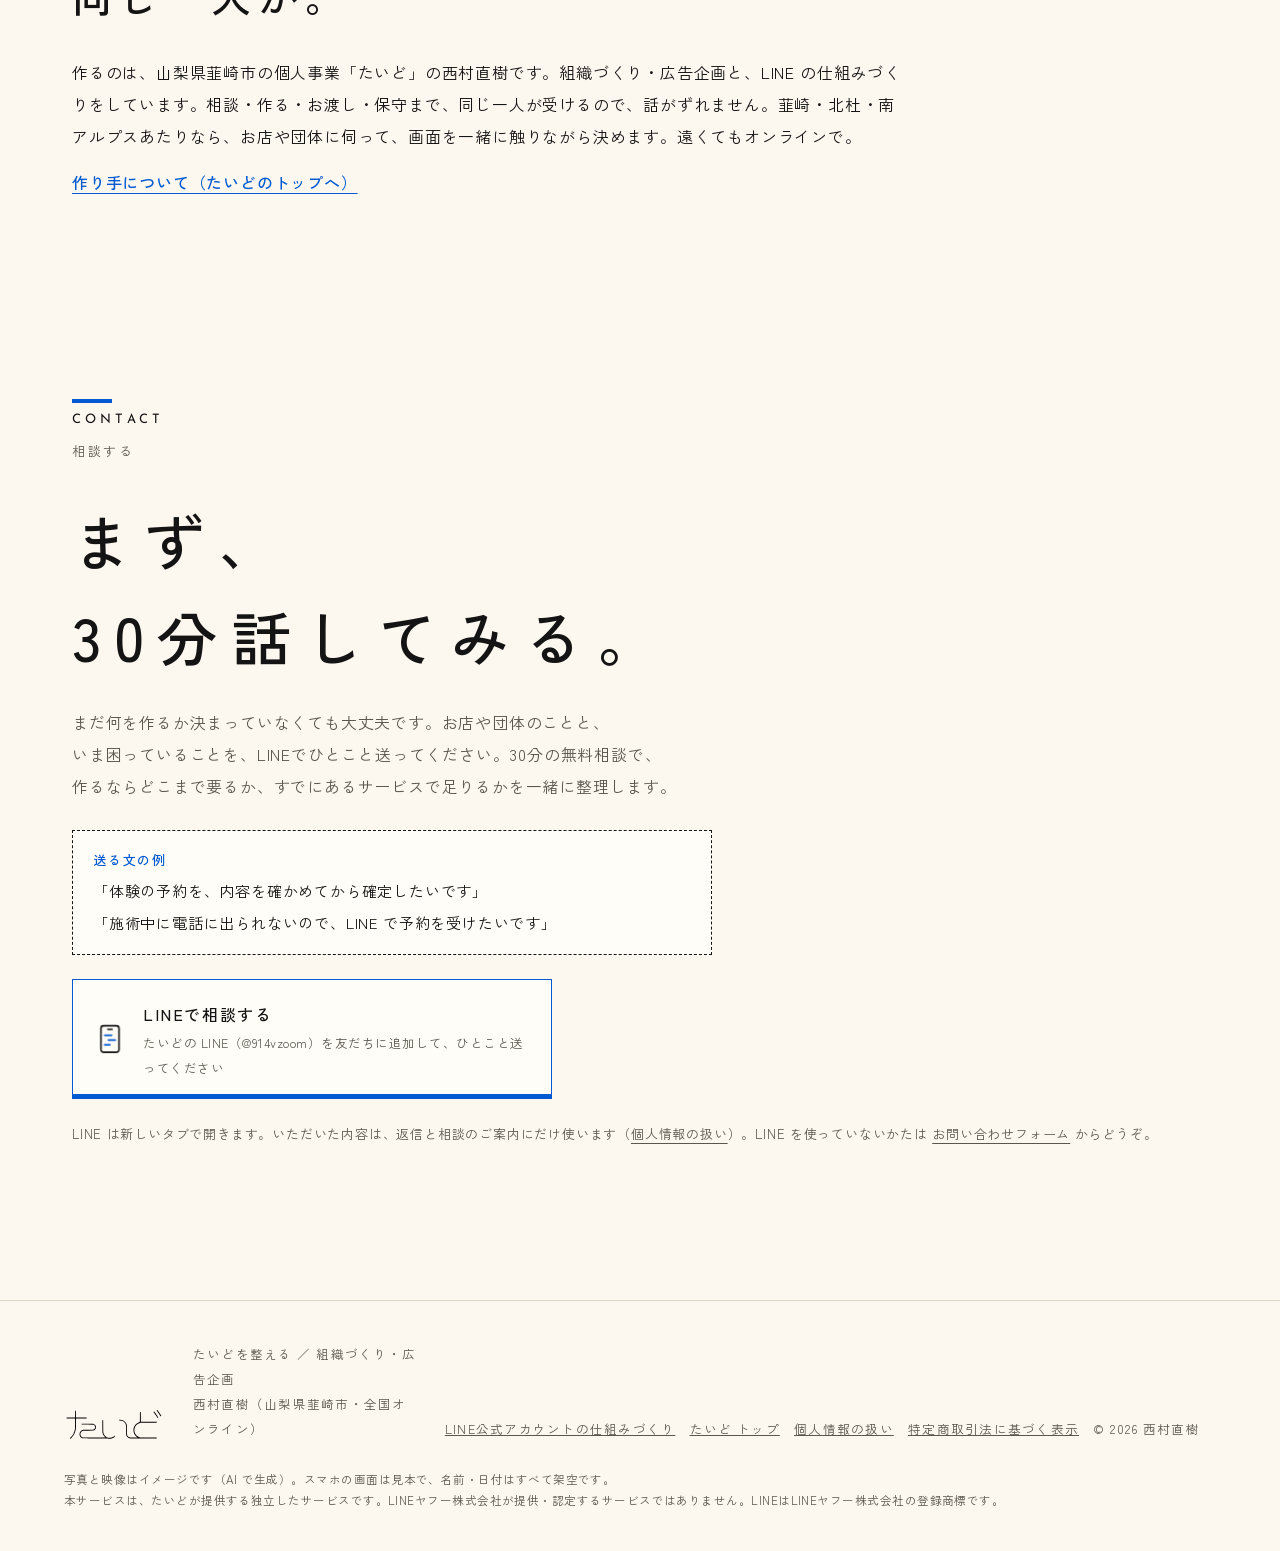
<file: line/yoyaku/index.html>
<!doctype html>
<html lang="ja"><head><meta charset="utf-8"><meta name="viewport" content="width=device-width,initial-scale=1">
<title>承認制予約の仕組みづくり｜予約は LINE で、確定はお店が｜たいど</title>
<meta name="description" content="お客さんは LINE から空いている日を選んで仮予約。お店は内容を見てから確定するだけ。確定と前の日の知らせは LINE で届きます。体験・工房・サロン・教室向け。はじめに作る 165,000円〜（税込）。山梨県韮崎市のたいど。">
<meta name="theme-color" content="#fcf7ef">
<meta property="og:title" content="承認制予約の仕組みづくり｜たいど">
<meta property="og:description" content="予約は LINE で、確定はお店が決める。前の日の知らせも LINE で。">
<meta property="og:type" content="website"><meta property="og:url" content="https://nirareba0.github.io/line/yoyaku/"><meta property="og:site_name" content="たいど"><meta property="og:locale" content="ja_JP">
<meta property="og:image" content="https://nirareba0.github.io/assets/og-line.jpg?v=4"><meta property="og:image:width" content="1200"><meta property="og:image:height" content="630"><meta property="og:image:alt" content="たいど LINE公式アカウントの仕組みづくり">
<meta name="twitter:card" content="summary_large_image">
<link rel="canonical" href="https://nirareba0.github.io/line/yoyaku/">
<link rel="icon" href="../../assets/favicon-card.svg" type="image/svg+xml">
<link rel="preload" href="../../assets/fonts/zenkaku-500.woff2" as="font" type="font/woff2" crossorigin>
<script>if(!matchMedia("(prefers-reduced-motion: reduce)").matches&&!/[?&#]edit\b/.test(location.search+location.hash)){document.documentElement.classList.add("anim");setTimeout(function(){if(!document.documentElement.classList.contains("ready"))document.documentElement.classList.remove("anim")},3000)}</script>
<link rel="stylesheet" href="../../style.css?v=h2">
<link rel="stylesheet" href="../../line/line.css?v=6">
<script src="../../script.js?v=h1" defer></script>
</head>
<body class="page-line v3" data-line-url="https://line.me/R/ti/p/@914vzoom" data-line-id="@914vzoom" data-count="">
<svg class="sprite" aria-hidden="true" focusable="false"><defs>
<symbol id="i-line" viewBox="0 0 32 32"><path d="M10 3.5h12a2.5 2.5 0 0 1 2.5 2.5v20a2.5 2.5 0 0 1-2.5 2.5H10A2.5 2.5 0 0 1 7.5 26V6A2.5 2.5 0 0 1 10 3.5z"/><path d="M14 7h4"/><path class="b" d="M11 12.5h6.5M14.5 17h6.5M11 21.5h5"/></symbol>
<symbol id="i-db" viewBox="0 0 32 32"><path d="M6 8c0-2 4.5-3.5 10-3.5S26 6 26 8v16c0 2-4.5 3.5-10 3.5S6 26 6 24z"/><path d="M6 8c0 2 4.5 3.5 10 3.5S26 10 26 8"/><path class="b" d="M6 16c0 2 4.5 3.5 10 3.5S26 18 26 16"/></symbol>
<symbol id="i-cal" viewBox="0 0 32 32"><path d="M5 8h22v19H5z"/><path d="M5 13h22M11 5v5M21 5v5"/><path class="b" d="M12 20l3 3 6-6"/></symbol>
<symbol id="i-group" viewBox="0 0 32 32"><path d="M16 6.5a3.5 3.5 0 1 1 0 7a3.5 3.5 0 1 1 0-7z"/><path d="M8 11.5a3 3 0 1 1 0 6a3 3 0 1 1 0-6zM24 11.5a3 3 0 1 1 0 6a3 3 0 1 1 0-6z"/><path class="b" d="M3.5 26c.6-3.6 2.4-5.5 4.5-5.5M28.5 26c-.6-3.6-2.4-5.5-4.5-5.5M9.5 27c.8-5 3.4-7.5 6.5-7.5s5.7 2.5 6.5 7.5"/></symbol>
<symbol id="i-check" viewBox="0 0 32 32"><path d="M8 5h16v22H8z"/><path d="M12 11h8M12 16h8"/><path class="b" d="M12 22l2.5 2.5L20 19"/></symbol>
<symbol id="i-mail" viewBox="0 0 32 32"><path d="M4 8h24v16H4z"/><path class="b" d="M4.5 9l11.5 8.5L27.5 9"/></symbol>
<symbol id="i-key" viewBox="0 0 32 32"><path d="M11 10.5a5.5 5.5 0 1 1 0 11a5.5 5.5 0 1 1 0-11z"/><path class="b" d="M16.5 16H28M24 16v4M28 16v5"/></symbol>
<symbol id="i-stop" viewBox="0 0 32 32"><path d="M4 22h24"/><path d="M6 22v-6h7v6M15 22V11h7v11"/><path class="b" d="M26 6v20"/></symbol>
<symbol id="i-door" viewBox="0 0 32 32"><path d="M8 27V5h13v22"/><path d="M4 27h24"/><path class="b" d="M21 9l5 2v16"/><path d="M17 16v1"/></symbol>
<symbol id="i-pin" viewBox="0 0 32 32"><path d="M16 28s-8.5-8.2-8.5-14.5a8.5 8.5 0 0 1 17 0C24.5 19.8 16 28 16 28z"/><path class="b" d="M16 10.5a3 3 0 1 1 0 6a3 3 0 1 1 0-6z"/></symbol>
<symbol id="i-play" viewBox="0 0 32 32"><path d="M11 8v16l13-8z"/></symbol><symbol id="i-pause" viewBox="0 0 32 32"><path d="M11 8v16M21 8v16"/></symbol></defs></svg>
<a class="skip" href="#main">本文へ移動</a>
<div class="band" aria-hidden="true"></div>
<header class="site-header">
<a class="brand" href="../../"><img src="../../assets/taido-logo-line.svg" alt="たいど（トップへ）" width="297" height="100"></a>
<nav aria-label="LINE公式アカウントの仕組みづくり"><a href="../../line/"><svg class="ic" aria-hidden="true"><use href="#i-line"/></svg><span>一覧</span></a><a href="../../line/kiroku/"><svg class="ic" aria-hidden="true"><use href="#i-db"/></svg><span>会員記録</span></a><a href="../../line/yoyaku/" aria-current="page"><svg class="ic" aria-hidden="true"><use href="#i-cal"/></svg><span>予約</span></a><a href="../../line/chiiki/"><svg class="ic" aria-hidden="true"><use href="#i-group"/></svg><span>地域団体</span></a><a href="#contact"><svg class="ic" aria-hidden="true"><use href="#i-mail"/></svg><span>相談する</span></a></nav>
</header>
<main id="main">
<section class="hero v3-hero v3-sub" id="top" aria-labelledby="hero-title">
<div class="hero-copy">
<p class="kicker"><a href="../">LINE公式アカウントの仕組みづくり</a> ／ 予約</p>
<h1 id="hero-title">予約は LINE で。<br>確定は、<br>お店が決める。</h1>
<p class="hero-lead">お客さんは LINE から空いている日時を選んで仮予約。お店は内容と空きを確かめてから「確定」を押します。確定の知らせと、前の日の知らせは LINE で届きます。</p>
<p class="hero-pline">はじめに作る <span class="n">165,000</span>円〜（税込）</p>
<div class="actions">
<a class="cta cta-line" data-line href="https://line.me/R/ti/p/@914vzoom" target="_blank" rel="noopener noreferrer">LINEで相談する（30分無料）</a>
<a class="more" href="#demo">画面の見本を見る</a>
</div>
<p class="hero-for">体験の内容や人数を確かめてから予約を受けたい、体験・工房・サロン・教室のかたへ。</p>
<p class="hero-when">いまは相談と見積もりを受け付けています。作り始めは2027年1月からの予定です。月々の利用料が別にかかることがあり、見積書に書きます。</p>
</div>
<figure class="hero-figure hp"><img class="" src="../../assets/line/yoyaku-1600.jpg?v=6" srcset="../../assets/line/yoyaku-800.jpg?v=6 800w, ../../assets/line/yoyaku-1600.jpg?v=6 1600w" sizes="(max-width: 760px) 100vw, 50vw" width="1600" height="900" alt="陶芸の工房でスマホを持つ店主の手元"></figure>
</section>
<section class="sec " id="issues" aria-labelledby="issues-title">
<p class="label"><span class="en">ISSUES</span><span class="t">こんなこと、ありませんか</span></p>
<h2 id="issues-title">電話に出られない<br>時間にも、予約は来る。</h2>
<div class="split split-r">
<figure class="split-fig"><img class="" src="../../assets/line/before-yoyaku-1600.jpg?v=6" srcset="../../assets/line/before-yoyaku-800.jpg?v=6 800w, ../../assets/line/before-yoyaku-1600.jpg?v=6 1600w" sizes="(max-width: 760px) 100vw, 50vw" width="1600" height="900" alt="お店のカウンターの予約の台帳と電話" loading="lazy" decoding="async"></figure>
<div class="pains2"><div><h3>お客さんは</h3><ul><li>予約が確定したのか、わかりにくい</li><li>夜や休みの日に、空いている日を見たい</li><li>前の日に、時間を確かめたい</li></ul></div><div><h3>お店は</h3><ul><li>施術中・体験中は、電話に出られない</li><li>電話と DM を見比べて、確認の連絡をしている</li><li>はじめての人には、先に内容を聞いてから受けたい</li></ul></div></div>
</div><p class="note">予約を受けるだけなら、月額の予約サービスで足りることもあります。30分の相談で一緒に見て、足りないときだけ作ります。</p>
</section>
<section class="sec " id="demo" aria-labelledby="demo-title">
<p class="label"><span class="en">SCREENS</span><span class="t">画面の見本</span></p>
<h2 id="demo-title">仮予約、確定、<br>前の日の知らせ。</h2>
<ol class="demo"><li><div class="demo-scr"><div class="mk mk-page "><div class="mk-notch" aria-hidden="true"></div><div class="mk-top mk-top-page"><span class="mk-name">予約</span></div><div class="mk-body"><div class="mk-card"><p class="mk-k">コース</p><p class="mk-row">60分コース<span>選択中</span></p></div><div class="mk-card"><p class="mk-k">日にち</p><div class="mk-days"><span>23<small>金</small></span><span class="on">24<small>土</small></span><span>25<small>日</small></span><span class="off">26<small>月</small></span></div></div><div class="mk-card"><p class="mk-k">10月24日（土）の空き</p><div class="mk-slots"><span class="off">10:00 満</span><span class="on">13:00</span><span>15:00</span></div></div><p class="mk-go">仮予約を送る</p><p class="mk-s">お店が確かめてから確定します。</p></div><p class="mk-tag">見本</p></div></div><div class="demo-txt"><p class="flow-no">01</p><h3>日時を選んで仮予約</h3><p>トークの下のメニューから予約のページを開き、空いている日時を選んで仮予約を送ります。</p></div></li><li><div class="demo-scr"><div class="mk mk-page "><div class="mk-notch" aria-hidden="true"></div><div class="mk-top mk-top-page"><span class="mk-name">管理のページ（お店）</span></div><div class="mk-body"><div class="mk-card"><p class="mk-k">確かめる仮予約　2件</p><div class="mk-req"><p class="mk-row">10月24日（土）13:00<span>60分</span></p><p class="mk-s">Aさん・はじめて</p><p class="mk-two"><span>日時を相談</span><span class="on">確定する</span></p></div><div class="mk-req"><p class="mk-row">10月25日（日）15:00<span>60分</span></p><p class="mk-s">Bさん・3回目</p><p class="mk-two"><span>日時を相談</span><span>確定する</span></p></div></div><p class="mk-s">確定すると、お客さんに知らせを送ります。</p></div><p class="mk-tag">見本</p></div></div><div class="demo-txt"><p class="flow-no">02</p><h3>お店が確かめて確定</h3><p>仮予約が来たら、管理のページで内容を見て「確定する」を押します。</p></div></li><li><div class="demo-scr"><div class="mk mk-msgs"><p class="mk-mh">LINE で届く文</p><div class="mk-body"><div class="mk-msg"><p class="mk-when">10月20日（火）・仮予約を受けたとき</p><p class="mk-mt">仮予約を受け付けました。お店の確認後に確定します。</p></div><div class="mk-msg"><p class="mk-when">10月20日（火）・お店が確定したとき</p><p class="mk-mt">ご予約が確定しました。10月24日（土）13:00から、60分コースです。</p></div><div class="mk-msg"><p class="mk-when">10月23日（金）・前の日</p><p class="mk-mt">明日は13:00からのご予約です。変更・キャンセルは、このトークでお知らせください。</p></div></div><p class="mk-tag">文の例</p></div></div><div class="demo-txt"><p class="flow-no">03</p><h3>確定と、前の日の知らせ</h3><p>お客さんの LINE に「確定しました」と、前の日の知らせを送ります。</p></div></li></ol><p class="note">電話で受けた予約の入れ方や、仮予約のあいだの枠の扱い、変更・キャンセルの受け方も、作る前に一緒に決めます。</p><p class="note demo-note">スマホの画面は見本で、名前・日付はすべて架空です。実際の画面と文は、お店・団体の使い方に合わせて、一緒に確かめながら作ります。</p>
</section>
<section class="sec " id="change" aria-labelledby="change-title">
<p class="label"><span class="en">CHANGE</span><span class="t">使い始めると</span></p>
<h2 id="change-title">電話に出られない時間も、<br>仮予約を受け付ける。</h2>
<ul class="feat"><li><h3>手が離せないときも、受け付ける</h3><p>お客さんは LINE から自分で仮予約。お店は手が空いたときに確かめます。</p></li><li><h3>確かめてから、受けられる</h3><p>はじめての人だけ内容を聞く、日時を相談する、といった確かめ方をお店に合わせて作ります。</p></li><li><h3>前の日の知らせは、自動で</h3><p>確定した予約には、前の日に LINE で知らせが届きます。自分で送らなくていい。</p></li><li><h3>予約が、一覧で確かめられる</h3><p>LINE から届いた仮予約は、管理のページに並びます。電話で受けた予約も、同じ一覧に入れられるように作れます。</p></li></ul>
</section>
<section class="sec " id="price" aria-labelledby="price-title">
<p class="label"><span class="en">PRICE</span><span class="t">値段</span></p>
<h2 id="price-title">はじめに作るのは、<br>165,000円から。</h2>
<div class="pbox">
<div><p class="pbox-k">はじめに作る</p><p class="pbox-n"><span class="n">165,000</span>円〜</p><p class="pbox-s">日時を選べる予約のページと、確定・前の日の LINE の知らせ。お店の管理のページつき</p></div>
<div><p class="pbox-k">保守（任意）</p><p class="pbox-n">月<span class="n">11,000</span>円〜</p><p class="pbox-s">動いているかの確認と、決まった範囲の直し。月ごとの契約で、1か月前に知らせればやめられます</p></div>
</div>
<p class="note">金額は税込です。LINE公式アカウントの月額（無料のプランもあります）や、仕組みを動かすサービスの利用料が別にかかることがあり、見積書に分けて書きます。保守で直す範囲も、契約の前にお伝えします。実際の金額は、30分の相談のあとに見積書でお出しします。くわしい条件は <a href="../../tokushoho.html">特定商取引法に基づく表示</a> に。</p>
</section>
<section class="sec " id="process" aria-labelledby="process-title">
<p class="label"><span class="en">PROCESS</span><span class="t">進め方</span></p>
<h2 id="process-title">はじめの30分は、<br>無料です。</h2>
<ol class="proc proc4"><li><p class="proc-no">01</p><h3>30分の無料相談<span class="proc-tag">無料</span></h3><p>LINEでひとこと送ってください。オンラインか、韮崎の近くなら伺います。困りごとを聞いて、すでにあるサービスで足りるかも一緒に見ます。</p></li><li><p class="proc-no">02</p><h3>見積もり</h3><p>作るもの・値段・使い始める日を、見積書にしてお出しします。費用はここで先に決まります。</p></li><li><p class="proc-no">03</p><h3>一緒に触りながら作る</h3><p>途中で試しの画面をお渡しします。実際に触ってもらい、使いにくいところを直していきます。</p></li><li><p class="proc-no">04</p><h3>使い始める</h3><p>使い方の説明書をつけてお渡しします。そのあとの保守（月11,000円〜）は、頼むかどうか選べます。</p></li></ol>
</section>
<section class="sec faq" id="faq" aria-labelledby="faq-title">
<p class="label"><span class="en">FAQ</span><span class="t">よく聞かれること</span></p>
<h2 id="faq-title">頼む前に。</h2>
<div class="faq-list"><details><summary>いま使っている予約サービスと、何が違いますか？</summary><p>すでにあるサービスで足りるなら、そちらを勧めます。たいどが作るのは、「はじめての人だけ内容を聞く」「回数券と合わせる」など、お店ごとの確かめ方がある予約です。</p></details><details><summary>お客さんに、何かしてもらう必要はありますか？</summary><p>お店・団体の LINE公式アカウントを友だちに追加してもらい、はじめてページを開くときに、LINE の確認画面で「許可する」を押してもらいます。会員さんの記録を見る仕組みなら、はじめに一度だけ本人の確認（お店で QR コードを読んでもらうなど）をします。LINE のほかに新しいアプリを入れたり、パスワードを作ったりする必要はありません。</p></details><details><summary>いま使っている LINE公式アカウントに、足せますか？</summary><p>いまの設定と、ほかにつないでいるサービスを見てから提案します。友だちはそのまま引き継げるように作るのが基本です。ほかの会社の配信ツールを使っているときは、先に影響を調べてお伝えします。</p></details><details><summary>毎月、いくらかかりますか？</summary><p>たいどの保守を頼むなら月11,000円〜（任意）です。ほかに、LINE公式アカウントの月額（無料のプランもあります）と、仕組みを動かすサービスの利用料がかかることがあります。どちらも、かかるかどうかと金額を見積書に分けて書きます。</p></details><details><summary>パソコンが苦手でも、使えますか？</summary><p>ふだんの操作は、スマホで済むように作るのを基本にしています。お渡しするときに一緒に操作して、説明書もつけます。</p></details><details><summary>効果は約束されますか？</summary><p>予約の数や売上、友だちの数などの数字は約束しません。約束するのは、見積書に書いた仕組みを作って、使える形でお渡しすることです。</p></details><details><summary>いつから頼めますか？</summary><p>いまは相談と見積もりを受けています。作り始めは2027年1月からの予定です。使い始めたい時期があれば、相談のときに教えてください。</p></details></div>
</section>
<section class="sec maker" id="maker" aria-labelledby="maker-title">
<p class="label"><span class="en">MAKER</span><span class="t">作る人</span></p>
<h2 id="maker-title">相談から保守まで、<br>同じ一人が。</h2>
<div class="maker-in">
<p>作るのは、山梨県韮崎市の個人事業「たいど」の西村直樹です。組織づくり・広告企画と、LINE の仕組みづくりをしています。相談・作る・お渡し・保守まで、同じ一人が受けるので、話がずれません。韮崎・北杜・南アルプスあたりなら、お店や団体に伺って、画面を一緒に触りながら決めます。遠くてもオンラインで。</p>
<p class="maker-go"><a href="../../#about">作り手について（たいどのトップへ）</a></p>
</div>
</section>
<section class="sec contact" id="contact" aria-labelledby="contact-title">
<p class="label"><span class="en">CONTACT</span><span class="t">相談する</span></p>
<h2 id="contact-title">まず、<br>30分話してみる。</h2>
<p class="sec-lead">まだ何を作るか決まっていなくても大丈夫です。お店や団体のことと、いま困っていることを、LINEでひとこと送ってください。30分の無料相談で、作るならどこまで要るか、すでにあるサービスで足りるかを一緒に整理します。</p>
<div class="send-ex"><p class="send-k">送る文の例</p><p class="send-t">「体験の予約を、内容を確かめてから確定したいです」</p><p class="send-t">「施術中に電話に出られないので、LINE で予約を受けたいです」</p></div>
<div class="contact-ways one">
<a class="way-btn way-line" data-line href="https://line.me/R/ti/p/@914vzoom" target="_blank" rel="noopener noreferrer"><svg class="ic" aria-hidden="true"><use href="#i-line"/></svg><span><strong>LINEで相談する</strong><small>たいどの LINE（@914vzoom）を友だちに追加して、ひとこと送ってください</small></span></a>
</div>
<p class="note">LINE は新しいタブで開きます。いただいた内容は、返信と相談のご案内にだけ使います（<a href="../../privacy.html">個人情報の扱い</a>）。LINE を使っていないかたは <a href="https://docs.google.com/forms/d/e/1FAIpQLSd0KixjZ9qp4IN2YhDHNsjw01QhMLWU0YslcL0QJP-TNa-7_g/viewform" target="_blank" rel="noopener noreferrer">お問い合わせフォーム</a> からどうぞ。</p>
</section>
</main>
<footer class="site-footer">
<img src="../../assets/taido-logo-line.svg" alt="たいど" width="297" height="100">
<p>たいどを整える ／ 組織づくり・広告企画<br>西村直樹（山梨県韮崎市・全国オンライン）</p>
<p class="copy"><a href="../../line/">LINE公式アカウントの仕組みづくり</a>　<a href="../../">たいど トップ</a>　<a href="../../privacy.html">個人情報の扱い</a>　<a href="../../tokushoho.html">特定商取引法に基づく表示</a>　© 2026 西村直樹</p>
<p class="tm">写真と映像はイメージです（AI で生成）。スマホの画面は見本で、名前・日付はすべて架空です。<br>本サービスは、たいどが提供する独立したサービスです。LINEヤフー株式会社が提供・認定するサービスではありません。LINEはLINEヤフー株式会社の登録商標です。</p>
</footer>
<script>
document.querySelectorAll('.hv').forEach(function(w){var v=w.querySelector('video'),b=w.querySelector('.hv-btn');if(!v||!b)return;
if(matchMedia('(prefers-reduced-motion: reduce)').matches){v.removeAttribute('autoplay');v.pause();b.dataset.s='play';b.setAttribute('aria-label','映像を再生する')}
b.addEventListener('click',function(){if(v.paused){v.play();b.dataset.s='pause';b.setAttribute('aria-label','映像を止める')}else{v.pause();b.dataset.s='play';b.setAttribute('aria-label','映像を再生する')}})});
</script>
</body></html>
</file>
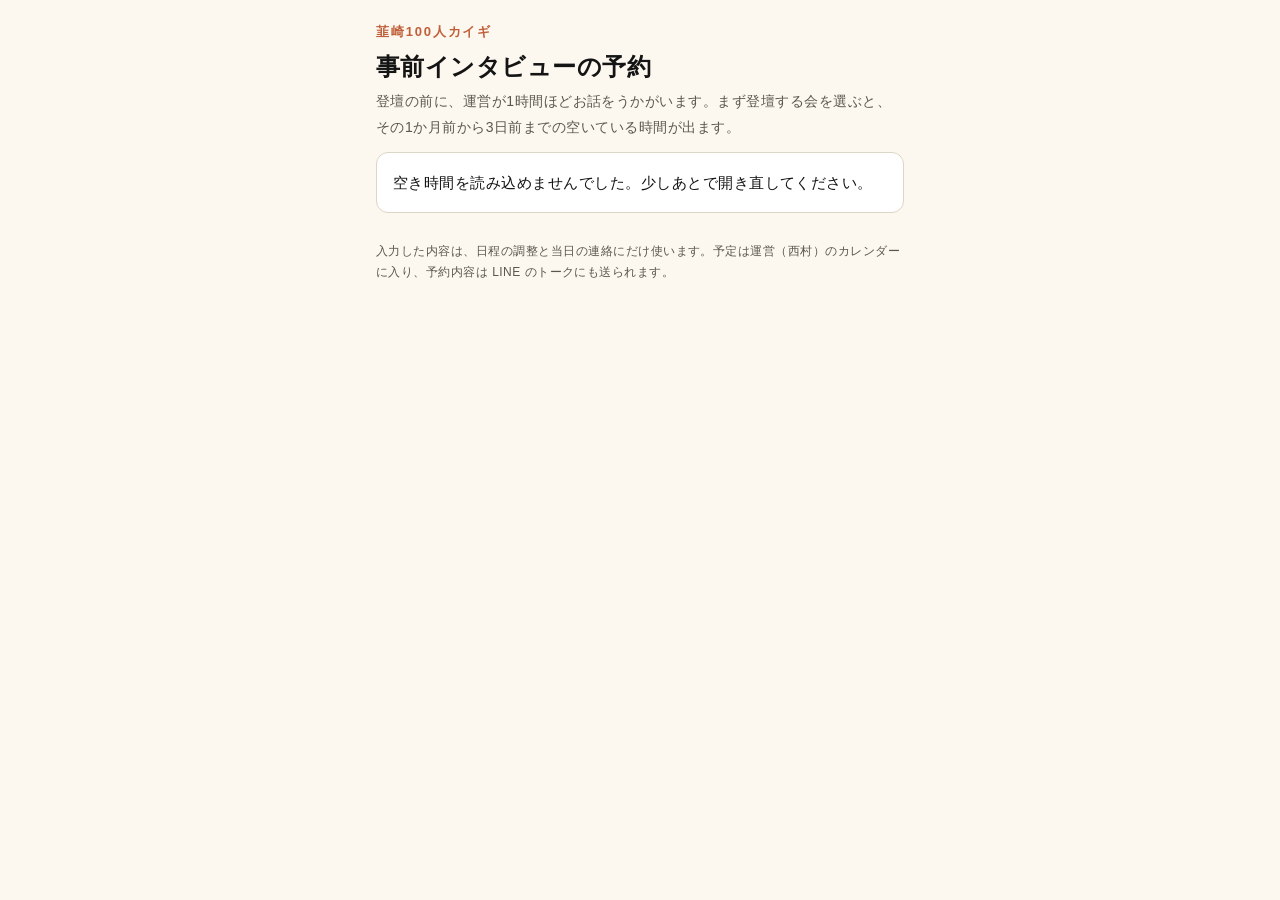
<file: yoyaku/100kaigi/index.html>
<!doctype html>
<html lang="ja"><head><meta charset="utf-8"><meta name="viewport" content="width=device-width,initial-scale=1,viewport-fit=cover">
<title>事前インタビューの予約｜韮崎100人カイギ</title>
<meta name="robots" content="noindex">
<style>
:root{--paper:#fcf7ef;--card:#fff;--ink:#141414;--muted:#5b574f;--rule:#ddd5c5;--accent:#c0603a;--accent2:#f5e4d8;--off:#eee8dc}
*{box-sizing:border-box}
body{margin:0;background:var(--paper);color:var(--ink);font:400 16px/1.8 "Hiragino Sans","Hiragino Kaku Gothic ProN","Noto Sans JP","Yu Gothic",sans-serif;letter-spacing:.03em}
.wrap{max-width:560px;margin:0 auto;padding:20px 16px 130px}
.k{font-size:13px;color:var(--accent);letter-spacing:.14em;font-weight:600;margin:0}
h1{font-size:24px;line-height:1.5;margin:6px 0 4px}
.lead{color:var(--muted);font-size:14px;margin:0 0 8px}
h2{font-size:17px;margin:28px 0 10px;display:flex;gap:8px;align-items:center}
h2 b{display:inline-grid;place-items:center;width:24px;height:24px;border-radius:50%;background:var(--accent);color:#fff;font-size:13px;flex:none}
input[type=text],input[type=date],textarea{width:100%;border:1.5px solid var(--rule);border-radius:10px;padding:12px;font:inherit;background:var(--card);color:inherit}
textarea{min-height:84px}
label.f{display:block;font-weight:600;font-size:14px;margin:14px 0 6px}
.hint{font-size:12.5px;color:var(--muted);margin:6px 0 0}
.cal{background:var(--card);border:1.5px solid var(--rule);border-radius:14px;padding:12px}
.cal-h{display:flex;align-items:center;justify-content:space-between;margin-bottom:8px}
.cal-h strong{font-size:17px}
.cal-h button{border:1.5px solid var(--rule);background:var(--paper);border-radius:999px;width:38px;height:38px;font-size:18px;cursor:pointer;color:inherit}
.cal-h button:disabled{opacity:.3}
.grid{display:grid;grid-template-columns:repeat(7,minmax(0,1fr));gap:4px;text-align:center}
.grid .w{font-size:12px;color:var(--muted);padding:2px 0}
.grid .w:first-child{color:#b3261e}.grid .w:nth-child(7){color:#1d4ed8}
.d{aspect-ratio:1/1;min-width:0;width:100%;padding:0;border:0;border-radius:10px;background:transparent;font:600 15px/1 inherit;font-family:inherit;color:#b9b1a3;display:grid;place-items:center;position:relative}
.d.ok{background:var(--accent2);color:var(--ink);cursor:pointer}
.d.ok::after{content:"";position:absolute;bottom:6px;width:5px;height:5px;border-radius:50%;background:var(--accent)}
.d.sel{background:var(--accent);color:#fff}.d.sel::after{background:#fff}
.d.ev{outline:2px solid var(--ink);outline-offset:-2px;color:var(--ink)}
.slots{display:grid;grid-template-columns:repeat(3,1fr);gap:8px;margin-top:12px}
.slot{border:1.5px solid var(--rule);background:var(--card);border-radius:10px;padding:11px 0;font:600 16px/1 inherit;font-family:inherit;color:inherit;cursor:pointer}
.slot[aria-pressed=true]{border-color:var(--accent);background:var(--accent);color:#fff}
.legend{display:flex;gap:14px;font-size:12px;color:var(--muted);margin-top:8px;flex-wrap:wrap}
.legend i{display:inline-block;width:12px;height:12px;border-radius:3px;vertical-align:-1px;margin-right:4px}
.places{display:grid;gap:8px}
.pl{display:flex;gap:12px;align-items:flex-start;text-align:left;border:1.5px solid var(--rule);background:var(--card);border-radius:12px;padding:12px 14px;font:inherit;color:inherit;cursor:pointer}
.pl .r{flex:none;width:20px;height:20px;border-radius:50%;border:2px solid var(--rule);margin-top:3px}
.pl[aria-pressed=true]{border-color:var(--accent);background:var(--accent2)}
.pl[aria-pressed=true] .r{border:6px solid var(--accent)}
div.pl{cursor:default}
.pl strong{display:block;font-size:15.5px}.pl small{display:block;font-size:12.5px;color:var(--muted);line-height:1.6}
.bar{position:fixed;left:0;right:0;bottom:0;background:rgba(252,247,239,.97);border-top:1px solid var(--rule);padding:12px 16px calc(12px + env(safe-area-inset-bottom))}
.bar .in{max-width:560px;margin:0 auto}
.sel{font-size:13px;color:var(--muted);margin:0 0 8px;min-height:1.4em}
.go{width:100%;border:0;border-radius:999px;background:var(--accent);color:#fff;font:700 17px/1 inherit;font-family:inherit;padding:16px 0;cursor:pointer}
.go:disabled{opacity:.4}
.msg{background:var(--card);border:1.5px solid var(--rule);border-radius:12px;padding:16px;margin-top:12px;font-size:15px}
.err{color:#b3261e;font-size:14px;margin:10px 0 0}
.done .card{background:var(--card);border:1.5px solid var(--rule);border-radius:14px;padding:16px;margin:16px 0}
.done dt{font-size:12.5px;color:var(--muted)}.done dd{margin:0 0 10px;font-weight:600}
.loading{color:var(--muted);padding:24px 0}
.note{font-size:12px;color:var(--muted);margin-top:28px}
</style>
<script charset="utf-8" src="https://static.line-scdn.net/liff/edge/2/sdk.js"></script>
</head><body>
<div class="wrap" id="app">
<p class="k">韮崎100人カイギ</p>
<h1>事前インタビューの予約</h1>
<p class="lead">登壇の前に、運営が1時間ほどお話をうかがいます。まず登壇する会を選ぶと、その1か月前から3日前までの空いている時間が出ます。</p>
<div id="body"><p class="loading">空いている時間を読み込んでいます…</p></div>
<p class="note">入力した内容は、日程の調整と当日の連絡にだけ使います。予定は運営（西村）のカレンダーに入り、予約内容は LINE のトークにも送られます。</p>
</div>
<div class="bar" id="bar" hidden><div class="in"><p class="sel" id="sel"></p><button class="go" id="go" disabled>この内容で予約する</button><p class="err" id="err" hidden></p></div></div>
<script>
const LIFF_ID = '2011959095-i410ID14';
const API = 'https://script.google.com/macros/s/AKfycbyevzHDitgKhgKSizgf1Wur1HIUe7OdqDAUMUNemNcTbyyfuvQV-CVbkgQDt_E7EXcb/exec';
const W = '日月火水木金土';
// 会う場所は2つ。選んだ日で決まる（2026-11-25 本人「平日は Miacis、土日は清水屋旅館」）
const PLACES = [{ t: 'ニコリ地下の Miacis', s: '平日' }, { t: '清水屋旅館', s: '土日' }];
// 写真のお願い（2026-11-25 本人。言い換えは【仮】）
const PHOTO = '登壇の日のお話で使えそうな写真があれば、インタビューの日にお持ちいただけると助かります。お仕事の様子・ふだんの暮らし・ずっと続けていることが伝わるものだとうれしいです。';
const st = { slots: [], places: {}, events: [], ev: '', month: null, day: null, start: null, idToken: null, name: '' };
const placeOfDay = key => { if (st.places[key]) return st.places[key]; const [y, m, d] = key.split('-').map(Number); const w = new Date(Date.UTC(y, m - 1, d)).getUTCDay(); return w === 0 || w === 6 ? '清水屋旅館' : 'ニコリ地下の Miacis' };
const $ = s => document.querySelector(s);
const pad = n => String(n).padStart(2, '0');
// 日本時間で読む（UTC の getter を使う）
const J = iso => new Date(new Date(iso).getTime() + 9 * 3600000);
const keyOf = iso => { const d = J(iso); return d.getUTCFullYear() + '-' + pad(d.getUTCMonth() + 1) + '-' + pad(d.getUTCDate()) };
const hm = iso => { const d = J(iso); return pad(d.getUTCHours()) + ':' + pad(d.getUTCMinutes()) };
const lbl = key => { const [y, m, d] = key.split('-').map(Number); const w = new Date(Date.UTC(y, m - 1, d)).getUTCDay(); return m + '/' + d + '（' + W[w] + '）' };
const esc = s => String(s).replace(/[&<>"]/g, c => ({ '&': '&amp;', '<': '&lt;', '>': '&gt;', '"': '&quot;' }[c]));
// 登壇日から予約できる期間 [from, until)（日本時間の 0:00 基準）
function windowOf(ev) {
  const [y, m, d] = ev.split('-').map(Number);
  const j0 = (yy, mm, dd) => Date.UTC(yy, mm - 1, dd) - 9 * 3600000;
  return [j0(y, m - 1, d), j0(y, m, d) - 2 * 86400000];
}
const todayKey = () => keyOf(new Date().toISOString());

async function main() {
  try {
    await liff.init({ liffId: LIFF_ID });
    if (!liff.isLoggedIn()) { liff.login({ redirectUri: location.href }); return }
    st.idToken = liff.getIDToken();
    try { const p = await liff.getProfile(); st.name = p.displayName || '' } catch (e) {}
  } catch (e) {}
  try { const r = await fetch(API + '?action=slots'); const j = await r.json(); st.slots = j.slots || []; st.places = j.places || {}; st.events = (j.events || []).slice(0, 2) } // 直近とその次だけ（2026-11-25 本人「全部でるのがうっとおしい」）
  catch (e) { $('#body').innerHTML = '<div class="msg">空き時間を読み込めませんでした。少しあとで開き直してください。</div>'; return }
  if (!st.idToken) { $('#body').innerHTML = '<div class="msg">この予約ページは LINE の中で開いてください。たいどの公式LINE のトークにあるリンクから開けます。</div>'; return }
  render();
}

function avail() {
  if (!st.ev) return [];
  const [f, u] = windowOf(st.ev);
  return st.slots.filter(s => { const t = new Date(s).getTime(); return t >= f && t < u });
}

function calHtml(list) {
  const days = new Set(list.map(keyOf));
  const months = [...new Set(list.map(s => keyOf(s).slice(0, 7)))];
  if (!st.month || !months.includes(st.month)) st.month = months[0];
  const [y, m] = st.month.split('-').map(Number);
  const first = new Date(Date.UTC(y, m - 1, 1)).getUTCDay();
  const n = new Date(Date.UTC(y, m, 0)).getUTCDate();
  const i = months.indexOf(st.month);
  let cells = W.split('').map(w => `<div class="w">${w}</div>`).join('');
  for (let k = 0; k < first; k++) cells += '<div></div>';
  for (let d = 1; d <= n; d++) {
    const key = y + '-' + pad(m) + '-' + pad(d);
    const ok = days.has(key);
    const cls = ['d', ok ? 'ok' : '', key === st.day ? 'sel' : '', key === st.ev ? 'ev' : ''].join(' ');
    cells += ok ? `<button class="${cls}" data-day="${key}" aria-label="${lbl(key)}">${d}</button>` : `<div class="${cls}" title="${key === st.ev ? '登壇日' : ''}">${d}</div>`;
  }
  return `<div class="cal"><div class="cal-h"><button id="prev" ${i <= 0 ? 'disabled' : ''} aria-label="前の月">‹</button><strong>${y}年${m}月</strong><button id="next" ${i >= months.length - 1 ? 'disabled' : ''} aria-label="次の月">›</button></div>
  <div class="grid">${cells}</div>
  <div class="legend"><span><i style="background:var(--accent2)"></i>予約できる日</span><span><i style="background:var(--accent)"></i>選んだ日</span></div></div>`;
}

function render() {
  keep();
  const list = avail();
  const evs = st.events;
  const evMonth = e => Number(e.date.slice(5, 7)) + '月の会' + (evs.filter(x => x.date.slice(0, 7) === e.date.slice(0, 7)).length > 1 ? `（${Number(e.date.slice(8, 10))}日）` : '');
  let h = `<h2><b>1</b>登壇する会</h2>` + (evs.length
    ? `<div class="places">${evs.map(e => `<button class="pl" data-ev="${e.date}" aria-pressed="${e.date === st.ev}"><span class="r"></span><span><strong>${evMonth(e)}</strong><small>${lbl(e.date)}${e.time ? ' ' + esc(e.time) + '〜' : ''}${e.place ? '・' + esc(e.place) : ''}${e.vol ? '（Vol.' + e.vol + '）' : ''}</small></span></button>`).join('')}</div>`
    : `<div class="msg">これから予約できる会が、まだ載っていません。このトークで西村にご相談ください。</div>`) +
  `<p class="hint">登壇の回が決まっていない方・ここに無い回の方は、このトークで西村にご相談ください。</p>`;
  if (st.ev) {
    h += `<h2><b>2</b>インタビューの日時</h2>`;
    if (!list.length && windowOf(st.ev)[0] > Date.now() + 55 * 86400000) h += `<div class="msg">${lbl(st.ev)}の登壇なら、${lbl(keyOf(new Date(windowOf(st.ev)[0]).toISOString()))}から${lbl(keyOf(new Date(windowOf(st.ev)[1] - 1).toISOString()))}までの日時を選べます。いまはまだ先なので、その少し前にこのページを開き直してください。</div>`;
    else if (!list.length) h += `<div class="msg">${lbl(st.ev)}の登壇なら ${lbl(keyOf(new Date(windowOf(st.ev)[0]).toISOString()))}〜${lbl(keyOf(new Date(windowOf(st.ev)[1] - 1).toISOString()))} が予約できる期間ですが、空いている時間がありません。このトークで西村にご相談ください。</div>`;
    else {
      h += calHtml(list);
      if (st.day && list.some(s => keyOf(s) === st.day)) h += `<div class="slots">${list.filter(s => keyOf(s) === st.day).map(s => `<button class="slot" data-start="${s}" aria-pressed="${s === st.start}">${hm(s)}</button>`).join('')}</div>`;
      else h += `<p class="hint">色のついた日を押すと、時間が出ます。1回60分です。火曜日はお休みです。</p>`;
    }
    const here = st.day ? placeOfDay(st.day) : '';
    h += `<h2><b>3</b>場所</h2>
    <div class="places">${PLACES.map(p => `<div class="pl" aria-pressed="${p.t === here}"><span class="r"></span><span><strong>${p.t}</strong><small>${p.s}${p.t === here ? '・この日はこちらでお会いします' : ''}</small></span></div>`).join('')}</div>
    <p class="hint">場所は日にちで決まります。平日はニコリ地下の Miacis、土日は清水屋旅館です。</p>
    <h2><b>4</b>お名前とひとこと</h2>
    <label class="f" for="name">お名前</label>
    <input id="name" type="text" maxlength="40" value="${esc(st.nameInput ?? st.name)}" placeholder="例: 西村 直樹">
    <label class="f" for="note">ひとこと（任意）</label>
    <textarea id="note" maxlength="300" placeholder="話したいテーマが決まっていれば">${esc(st.note || '')}</textarea>
    <div class="msg"><strong>写真のお願い</strong><br>${PHOTO}</div>`;
  }
  $('#body').innerHTML = h;
  $('#bar').hidden = !st.ev;
  document.querySelectorAll('[data-ev]').forEach(b => b.onclick = () => { st.ev = b.dataset.ev; st.day = null; st.start = null; st.month = null; render() });
  document.querySelectorAll('[data-day]').forEach(b => b.onclick = () => { st.day = b.dataset.day; st.start = null; render() });
  document.querySelectorAll('.slot').forEach(b => b.onclick = () => { st.start = b.dataset.start; render() });
  const months = [...new Set(list.map(s => keyOf(s).slice(0, 7)))];
  if ($('#prev')) $('#prev').onclick = () => { st.month = months[months.indexOf(st.month) - 1]; render() };
  if ($('#next')) $('#next').onclick = () => { st.month = months[months.indexOf(st.month) + 1]; render() };
  ['#name', '#note'].forEach(s => { if ($(s)) $(s).oninput = () => { keep(); upd() } });
  upd();
}
function keep() { const n = $('#name'), t = $('#note'); if (n) st.nameInput = n.value; if (t) st.note = t.value }
function upd() {
  if (!$('#go')) return;
  const name = (st.nameInput ?? st.name).trim();
  $('#sel').textContent = st.start ? `${lbl(keyOf(st.start))} ${hm(st.start)}〜・${placeOfDay(keyOf(st.start))}` : (st.ev ? '日時を選んでください' : '');
  $('#go').disabled = !(st.ev && st.start && name);
}

$('#go').onclick = async () => {
  keep(); $('#go').disabled = true; $('#err').hidden = true; $('#go').textContent = '予約しています…';
  const body = { idToken: st.idToken, eventDate: st.ev, start: st.start, name: (st.nameInput ?? st.name).trim(), placeType: 'day', note: (st.note || '').trim() };
  let j;
  try { const r = await fetch(API, { method: 'POST', headers: { 'Content-Type': 'text/plain;charset=utf-8' }, body: JSON.stringify(body) }); j = await r.json() }
  catch (e) { j = { ok: false, error: '送れませんでした。電波のよいところでもう一度どうぞ' } }
  if (!j.ok) {
    $('#err').textContent = j.error || 'うまくいきませんでした'; $('#err').hidden = false; $('#go').textContent = 'この内容で予約する';
    if (/埋まり/.test(j.error || '')) { try { const r = await fetch(API + '?action=slots'); st.slots = (await r.json()).slots || []; st.start = null; render() } catch (e) {} }
    upd(); return
  }
  const text = ['【100人カイギ 事前インタビューの予約】', '登壇日: ' + lbl(st.ev), 'インタビュー: ' + j.label, '場所: ' + j.place, 'お名前: ' + body.name].concat(body.note ? ['ひとこと: ' + body.note] : []).concat(['', '写真のお願い: ' + PHOTO]).join('\n');
  let sent = false;
  try { if (liff.isInClient()) { await liff.sendMessages([{ type: 'text', text }]); sent = true } } catch (e) {}
  $('#bar').hidden = true;
  document.querySelector('.wrap').innerHTML = `<div class="done"><p class="k">韮崎100人カイギ</p><h1>予約しました</h1>
  <div class="card"><dl><dt>インタビュー</dt><dd>${esc(j.label)}</dd><dt>場所</dt><dd>${esc(j.place)}</dd><dt>登壇日</dt><dd>${esc(lbl(st.ev))}</dd><dt>お名前</dt><dd>${esc(body.name)}</dd></dl></div>
  <div class="msg" style="margin-bottom:16px"><strong>写真のお願い</strong><br>${PHOTO}</div>
  <p>${sent ? '予約の内容を LINE のトークにも送りました。' : ''}当日までに、西村からトークで確認のご連絡をします。日時や場所を変えたいときも、トークでお知らせください。</p>
  <button class="go" onclick="liff.closeWindow()">トークに戻る</button></div>`;
};
main();
</script>
</body></html>
</file>
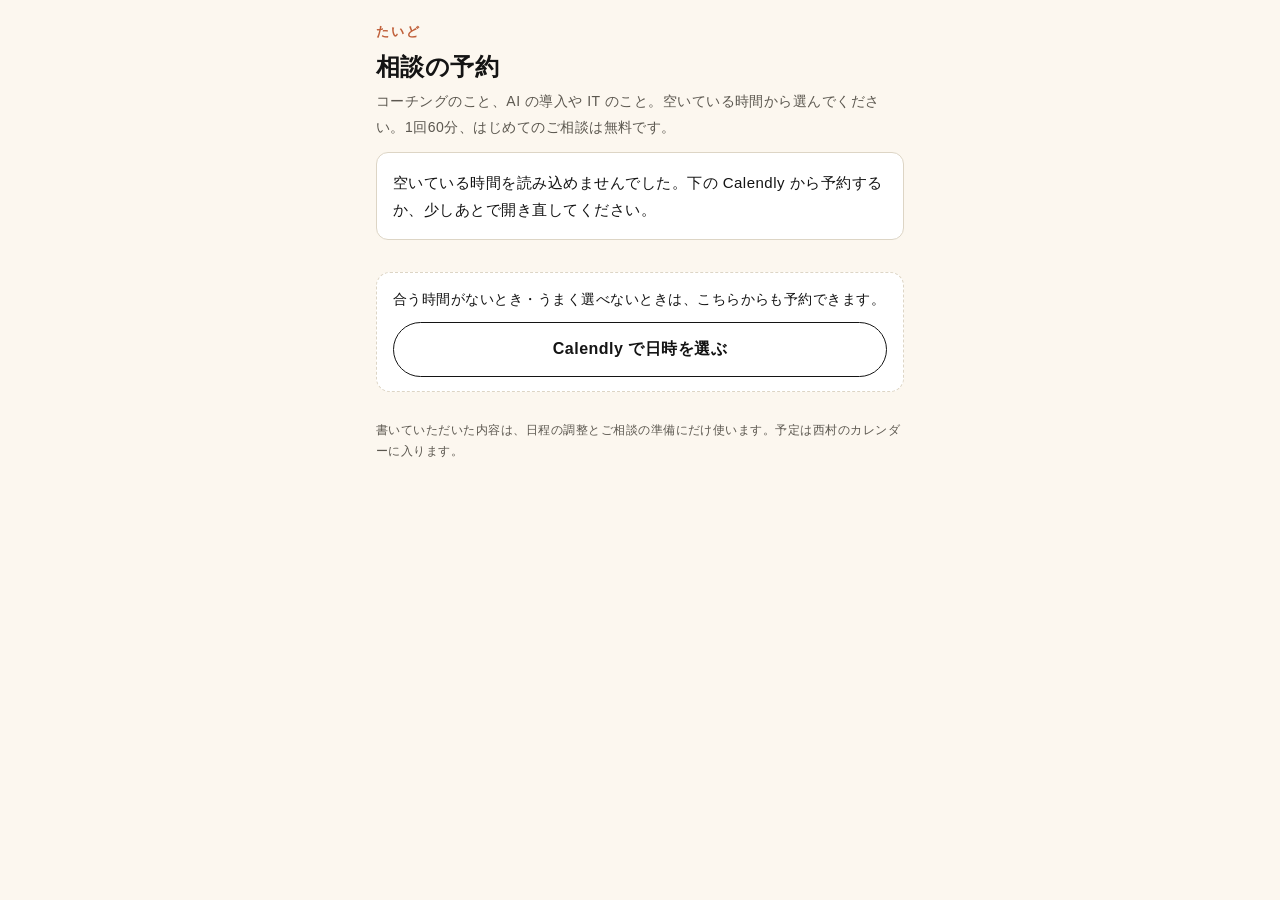
<file: yoyaku/soudan/index.html>
<!doctype html>
<html lang="ja"><head><meta charset="utf-8"><meta name="viewport" content="width=device-width,initial-scale=1,viewport-fit=cover">
<title>相談の予約｜たいど</title>
<meta name="robots" content="noindex">
<style>
:root{--paper:#fcf7ef;--card:#fff;--ink:#141414;--muted:#5b574f;--rule:#ddd5c5;--accent:#c0603a;--accent2:#f5e4d8;--off:#eee8dc}
*{box-sizing:border-box}
body{margin:0;background:var(--paper);color:var(--ink);font:400 16px/1.8 "Hiragino Sans","Hiragino Kaku Gothic ProN","Noto Sans JP","Yu Gothic",sans-serif;letter-spacing:.03em}
.wrap{max-width:560px;margin:0 auto;padding:20px 16px 150px}
.k{font-size:13px;color:var(--accent);letter-spacing:.14em;font-weight:600;margin:0}
h1{font-size:24px;line-height:1.5;margin:6px 0 4px}
.lead{color:var(--muted);font-size:14px;margin:0 0 8px}
h2{font-size:17px;margin:28px 0 10px;display:flex;gap:8px;align-items:center}
h2 b{display:inline-grid;place-items:center;width:24px;height:24px;border-radius:50%;background:var(--accent);color:#fff;font-size:13px;flex:none}
input[type=text],input[type=email],textarea{width:100%;border:1.5px solid var(--rule);border-radius:10px;padding:12px;font:inherit;background:var(--card);color:inherit}
textarea{min-height:96px}
label.f{display:block;font-weight:600;font-size:14px;margin:14px 0 6px}
.hint{font-size:12.5px;color:var(--muted);margin:6px 0 0}
.cal{background:var(--card);border:1.5px solid var(--rule);border-radius:14px;padding:12px}
.cal-h{display:flex;align-items:center;justify-content:space-between;margin-bottom:8px}
.cal-h strong{font-size:17px}
.cal-h button{border:1.5px solid var(--rule);background:var(--paper);border-radius:999px;width:38px;height:38px;font-size:18px;cursor:pointer;color:inherit}
.cal-h button:disabled{opacity:.3}
.grid{display:grid;grid-template-columns:repeat(7,minmax(0,1fr));gap:4px;text-align:center}
.grid .w{font-size:12px;color:var(--muted);padding:2px 0}
.grid .w:first-child{color:#b3261e}.grid .w:nth-child(7){color:#1d4ed8}
.d{aspect-ratio:1/1;min-width:0;width:100%;padding:0;border:0;border-radius:10px;background:transparent;font:600 15px/1 inherit;font-family:inherit;color:#b9b1a3;display:grid;place-items:center;position:relative}
.d.ok{background:var(--accent2);color:var(--ink);cursor:pointer}
.d.ok::after{content:"";position:absolute;bottom:6px;width:5px;height:5px;border-radius:50%;background:var(--accent)}
.d.sel{background:var(--accent);color:#fff}.d.sel::after{background:#fff}
.slots{display:grid;grid-template-columns:repeat(3,1fr);gap:8px;margin-top:12px}
.slot{border:1.5px solid var(--rule);background:var(--card);border-radius:10px;padding:11px 0;font:600 16px/1 inherit;font-family:inherit;color:inherit;cursor:pointer}
.slot[aria-pressed=true]{border-color:var(--accent);background:var(--accent);color:#fff}
.legend{display:flex;gap:14px;font-size:12px;color:var(--muted);margin-top:8px;flex-wrap:wrap}
.legend i{display:inline-block;width:12px;height:12px;border-radius:3px;vertical-align:-1px;margin-right:4px}
.opts{display:grid;gap:8px}
.pl{display:flex;gap:12px;align-items:flex-start;text-align:left;border:1.5px solid var(--rule);background:var(--card);border-radius:12px;padding:12px 14px;font:inherit;color:inherit;cursor:pointer;width:100%}
.pl .r{flex:none;width:20px;height:20px;border-radius:50%;border:2px solid var(--rule);margin-top:3px}
.pl[aria-pressed=true]{border-color:var(--accent);background:var(--accent2)}
.pl[aria-pressed=true] .r{border:6px solid var(--accent)}
.pl strong{display:block;font-size:15.5px}.pl small{display:block;font-size:12.5px;color:var(--muted);line-height:1.6}
.alt{margin-top:32px;border:1.5px dashed var(--rule);border-radius:14px;padding:14px 16px;background:var(--card)}
.alt p{margin:0 0 10px;font-size:14px}
.btn2{display:block;text-align:center;border:1.5px solid var(--ink);border-radius:999px;padding:12px 0;font-weight:700;color:var(--ink);text-decoration:none}
.bar{position:fixed;left:0;right:0;bottom:0;background:rgba(252,247,239,.97);border-top:1px solid var(--rule);padding:12px 16px calc(12px + env(safe-area-inset-bottom))}
.bar .in{max-width:560px;margin:0 auto}
.sum{font-size:13px;color:var(--muted);margin:0 0 8px;min-height:1.4em}
.go{display:block;width:100%;border:0;border-radius:999px;background:var(--accent);color:#fff;font:700 17px/1 inherit;font-family:inherit;padding:16px 0;cursor:pointer;text-align:center;text-decoration:none}
.go:disabled{opacity:.4}
.go.line{background:#06c755}
.msg{background:var(--card);border:1.5px solid var(--rule);border-radius:12px;padding:16px;margin-top:12px;font-size:15px}
.err{color:#b3261e;font-size:14px;margin:10px 0 0}
.done .card{background:var(--card);border:1.5px solid var(--rule);border-radius:14px;padding:16px;margin:16px 0}
.done dt{font-size:12.5px;color:var(--muted)}.done dd{margin:0 0 10px;font-weight:600}
.loading{color:var(--muted);padding:24px 0}
.note{font-size:12px;color:var(--muted);margin-top:28px}
.hp{position:absolute;left:-9999px;width:1px;height:1px;overflow:hidden}
</style>
</head><body>
<div class="wrap" id="app">
<p class="k">たいど</p>
<h1>相談の予約</h1>
<p class="lead">コーチングのこと、AI の導入や IT のこと。空いている時間から選んでください。1回60分、はじめてのご相談は無料です。</p>
<div id="body"><p class="loading">空いている時間を読み込んでいます…</p></div>
<div class="alt" id="alt"><p>合う時間がないとき・うまく選べないときは、こちらからも予約できます。</p><a class="btn2" id="calendly" href="#" target="_blank" rel="noopener">Calendly で日時を選ぶ</a></div>
<p class="note">書いていただいた内容は、日程の調整とご相談の準備にだけ使います。予定は西村のカレンダーに入ります。</p>
</div>
<div class="bar" id="bar" hidden><div class="in"><p class="sum" id="sum"></p><button class="go" id="go" disabled>この内容で予約する</button><p class="err" id="err" hidden></p></div></div>
<script>
const API = 'https://script.google.com/macros/s/AKfycbyevzHDitgKhgKSizgf1Wur1HIUe7OdqDAUMUNemNcTbyyfuvQV-CVbkgQDt_E7EXcb/exec';
const CALENDLY = 'https://calendly.com/zhishux876/60min';
const LINE_OA = '%40914vzoom'; // たいどの公式アカウント（@914vzoom）
const W = '日月火水木金土';
const PURPOSES = [
  { id: 'coaching', t: 'コーチング', s: 'これからのこと・仕事のこと・チームのこと' },
  { id: 'ai', t: 'AI の導入・IT のこと', s: 'AI の使い方、LINE・ホームページ・パソコンなど' },
  { id: 'other', t: 'まだ決まっていない・そのほか', s: '話しながら決めましょう' },
];
const PLACES = [
  { id: 'online', t: 'オンライン（Google Meet）', s: 'URL は前の日までにお送りします', ph: '（書かなくて大丈夫です）' },
  { id: 'meet', t: '会って', s: '土日・祝日は清水屋旅館、平日はニコリ地下の Miacis で', ph: '（書かなくて大丈夫です）' },
  { id: 'visit', t: 'ご自宅・オフィスに来てほしい', s: '韮崎市内ならうかがいます', need: true, ph: '例: ○○株式会社（韮崎市△△町）' },
];
const BASE_NOTE = '会うときは、土日・祝日は清水屋旅館、平日はニコリ地下の Miacis です。韮崎市内なら、ご自宅やオフィスにもうかがいます。';
const placeName = P => P.id === 'meet' && st.day && st.places[st.day] ? '会って（' + st.places[st.day] + '）' : P.t;
const inLine = /\bLine\//i.test(navigator.userAgent);
const st = { slots: [], places: {}, purpose: '', month: null, day: null, start: null, place: 'online', contact: inLine ? 'line' : 'email' };
const $ = s => document.querySelector(s);
const pad = n => String(n).padStart(2, '0');
const J = iso => new Date(new Date(iso).getTime() + 9 * 3600000); // 日本時間で読む（UTC の getter を使う）
const keyOf = iso => { const d = J(iso); return d.getUTCFullYear() + '-' + pad(d.getUTCMonth() + 1) + '-' + pad(d.getUTCDate()) };
const hm = iso => { const d = J(iso); return pad(d.getUTCHours()) + ':' + pad(d.getUTCMinutes()) };
const lbl = key => { const [y, m, d] = key.split('-').map(Number); const w = new Date(Date.UTC(y, m - 1, d)).getUTCDay(); return m + '/' + d + '（' + W[w] + '）' };
const esc = s => String(s).replace(/[&<>"]/g, c => ({ '&': '&amp;', '<': '&lt;', '>': '&gt;', '"': '&quot;' }[c]));
$('#calendly').href = CALENDLY;

async function main() {
  try { const r = await fetch(API + '?action=slots&kind=soudan'); const j = await r.json(); if (!j.ok) throw 0; st.slots = j.slots || []; st.places = j.places || {} }
  catch (e) { $('#body').innerHTML = '<div class="msg">空いている時間を読み込めませんでした。下の Calendly から予約するか、少しあとで開き直してください。</div>'; return }
  render();
}

function opt(list, cur, attr) {
  return `<div class="opts">${list.map(p => `<button class="pl" ${attr}="${p.id}" aria-pressed="${p.id === cur}"><span class="r"></span><span><strong>${p.t}</strong><small>${p.s}</small></span></button>`).join('')}</div>`;
}

function calHtml(list) {
  const days = new Set(list.map(keyOf));
  const months = [...new Set(list.map(s => keyOf(s).slice(0, 7)))];
  if (!st.month || !months.includes(st.month)) st.month = months[0];
  const [y, m] = st.month.split('-').map(Number);
  const first = new Date(Date.UTC(y, m - 1, 1)).getUTCDay();
  const n = new Date(Date.UTC(y, m, 0)).getUTCDate();
  const i = months.indexOf(st.month);
  let cells = W.split('').map(w => `<div class="w">${w}</div>`).join('');
  for (let k = 0; k < first; k++) cells += '<div></div>';
  for (let d = 1; d <= n; d++) {
    const key = y + '-' + pad(m) + '-' + pad(d);
    const ok = days.has(key);
    const cls = ['d', ok ? 'ok' : '', key === st.day ? 'sel' : ''].join(' ');
    cells += ok ? `<button class="${cls}" data-day="${key}" aria-label="${lbl(key)}">${d}</button>` : `<div class="${cls}">${d}</div>`;
  }
  return `<div class="cal"><div class="cal-h"><button id="prev" ${i <= 0 ? 'disabled' : ''} aria-label="前の月">‹</button><strong>${y}年${m}月</strong><button id="next" ${i >= months.length - 1 ? 'disabled' : ''} aria-label="次の月">›</button></div>
  <div class="grid">${cells}</div>
  <div class="legend"><span><i style="background:var(--accent2)"></i>予約できる日</span><span><i style="background:var(--accent)"></i>選んだ日</span></div></div>`;
}

function render() {
  keep();
  const list = st.slots;
  const P = PLACES.find(p => p.id === st.place);
  let h = `<h2><b>1</b>ご相談の内容</h2>${opt(PURPOSES, st.purpose, 'data-purpose')}
  <h2><b>2</b>日時</h2>`;
  if (!list.length) h += `<div class="msg">いま、予約できる空き時間がありません。下の Calendly からどうぞ。</div>`;
  else {
    h += calHtml(list);
    if (st.day && list.some(s => keyOf(s) === st.day)) h += `<div class="slots">${list.filter(s => keyOf(s) === st.day).map(s => `<button class="slot" data-start="${s}" aria-pressed="${s === st.start}">${hm(s)}</button>`).join('')}</div>`;
    else h += `<p class="hint">色のついた日を押すと、始まりの時間が出ます。1回60分です。火曜日はお休みです。前の日までの予約になります。</p>`;
  }
  const places = PLACES.map(p => p.id === 'meet' && st.day && st.places[st.day] ? Object.assign({}, p, { s: lbl(st.day) + 'は' + st.places[st.day] + 'で' }) : p);
  h += `<h2><b>3</b>話し方</h2><p class="hint" style="margin:-4px 0 10px">${BASE_NOTE}</p>${opt(places, st.place, 'data-place')}
  <label class="f" for="place">${P.need ? 'うかがう場所（住所や会社の名前）' : 'メモ（任意）'}</label>
  <input id="place" type="text" maxlength="100" placeholder="${P.ph}" value="${esc(st.placeDetail || '')}">
  <h2><b>4</b>お名前と連絡先</h2>
  <label class="f" for="name">お名前</label>
  <input id="name" type="text" maxlength="40" autocomplete="name" value="${esc(st.name || '')}" placeholder="例: 山田 花子">
  <label class="f">確認の連絡は</label>
  ${opt([{ id: 'line', t: 'LINE のトークで', s: '予約のあと、内容をたいどの公式LINE に送る画面が出ます' }, { id: 'email', t: 'メールで', s: 'メールアドレスを書いてください' }], st.contact, 'data-contact')}
  ${st.contact === 'email' ? `<label class="f" for="email">メールアドレス</label><input id="email" type="email" maxlength="120" autocomplete="email" inputmode="email" value="${esc(st.email || '')}" placeholder="例: hanako@example.com">` : ''}
  <label class="f" for="note">気になっていること（任意）</label>
  <textarea id="note" maxlength="500" placeholder="いま困っていること、聞いてみたいことなど">${esc(st.note || '')}</textarea>
  <div class="hp" aria-hidden="true"><label>website<input id="website" type="text" tabindex="-1" autocomplete="off"></label></div>`;
  $('#body').innerHTML = h;
  $('#bar').hidden = false;
  document.querySelectorAll('[data-purpose]').forEach(b => b.onclick = () => { st.purpose = b.dataset.purpose; render() });
  document.querySelectorAll('[data-day]').forEach(b => b.onclick = () => { st.day = b.dataset.day; st.start = null; render() });
  document.querySelectorAll('.slot').forEach(b => b.onclick = () => { st.start = b.dataset.start; render() });
  document.querySelectorAll('[data-place]').forEach(b => b.onclick = () => { st.place = b.dataset.place; render() });
  document.querySelectorAll('[data-contact]').forEach(b => b.onclick = () => { st.contact = b.dataset.contact; render() });
  const months = [...new Set(list.map(s => keyOf(s).slice(0, 7)))];
  if ($('#prev')) $('#prev').onclick = () => { st.month = months[months.indexOf(st.month) - 1]; render() };
  if ($('#next')) $('#next').onclick = () => { st.month = months[months.indexOf(st.month) + 1]; render() };
  ['#place', '#name', '#email', '#note'].forEach(s => { if ($(s)) $(s).oninput = () => { keep(); upd() } });
  upd();
}
function keep() { [['#place', 'placeDetail'], ['#name', 'name'], ['#email', 'email'], ['#note', 'note']].forEach(([s, k]) => { if ($(s)) st[k] = $(s).value }) }
const okMail = () => /^[^\s@]+@[^\s@]+\.[^\s@]+$/.test((st.email || '').trim());
function upd() {
  const P = PLACES.find(p => p.id === st.place), U = PURPOSES.find(p => p.id === st.purpose);
  const miss = !st.purpose ? 'ご相談の内容を選んでください' : !st.start ? '日時を選んでください' : !(st.name || '').trim() ? 'お名前を書いてください' : (st.contact === 'email' && !okMail()) ? 'メールアドレスを書いてください' : (P.need && !(st.placeDetail || '').trim()) ? 'うかがう場所を書いてください' : '';
  $('#sum').textContent = miss || `${U.t}・${lbl(keyOf(st.start))} ${hm(st.start)}〜・${placeName(P)}`;
  $('#go').disabled = !!miss;
}

$('#go').onclick = async () => {
  keep(); $('#go').disabled = true; $('#err').hidden = true; $('#go').textContent = '予約しています…';
  const body = { kind: 'soudan', purpose: st.purpose, start: st.start, name: (st.name || '').trim(), contact: st.contact, email: st.contact === 'email' ? (st.email || '').trim() : '', placeType: st.place, placeDetail: (st.placeDetail || '').trim(), note: (st.note || '').trim(), website: $('#website') ? $('#website').value : '' };
  let j;
  try { const r = await fetch(API, { method: 'POST', headers: { 'Content-Type': 'text/plain;charset=utf-8' }, body: JSON.stringify(body) }); j = await r.json() }
  catch (e) { j = { ok: false, error: '送れませんでした。電波のよいところでもう一度どうぞ' } }
  if (!j.ok) {
    $('#err').textContent = j.error || 'うまくいきませんでした'; $('#err').hidden = false; $('#go').textContent = 'この内容で予約する';
    if (/埋まり/.test(j.error || '')) { try { const r = await fetch(API + '?action=slots&kind=soudan'); st.slots = (await r.json()).slots || []; st.start = null; render() } catch (e) {} }
    upd(); return
  }
  const text = ['【相談の予約をしました】', 'ご相談: ' + j.purpose, '日時: ' + j.label, '話し方: ' + j.place, 'お名前: ' + body.name].concat(body.note ? ['気になっていること: ' + body.note] : []).join('\n');
  const lineUrl = 'https://line.me/R/oaMessage/' + LINE_OA + '/?' + encodeURIComponent(text);
  $('#bar').hidden = true;
  document.querySelector('.wrap').innerHTML = `<div class="done"><p class="k">たいど</p><h1>予約しました</h1>
  <div class="card"><dl><dt>ご相談</dt><dd>${esc(j.purpose)}</dd><dt>日時</dt><dd>${esc(j.label)}</dd><dt>話し方</dt><dd>${esc(j.place)}</dd><dt>お名前</dt><dd>${esc(body.name)}</dd></dl></div>
  ${body.contact === 'line'
    ? `<p><strong>最後に、下のボタンで予約の内容を LINE に送ってください。</strong>送っていただくと、西村からトークで確認のご連絡をします（2日以内）。</p><a class="go line" href="${lineUrl}">予約の内容を LINE で送る</a>`
    : `<p>西村から、${esc(body.email)} に確認のご連絡をします（2日以内）。届かないときは、迷惑メールのフォルダも見てください。</p>`}
  <p class="hint" style="margin-top:16px">日時や話し方を変えたいときは、LINE のトークかメールでお知らせください。</p></div>`;
};
main();
</script>
</body></html>
</file>
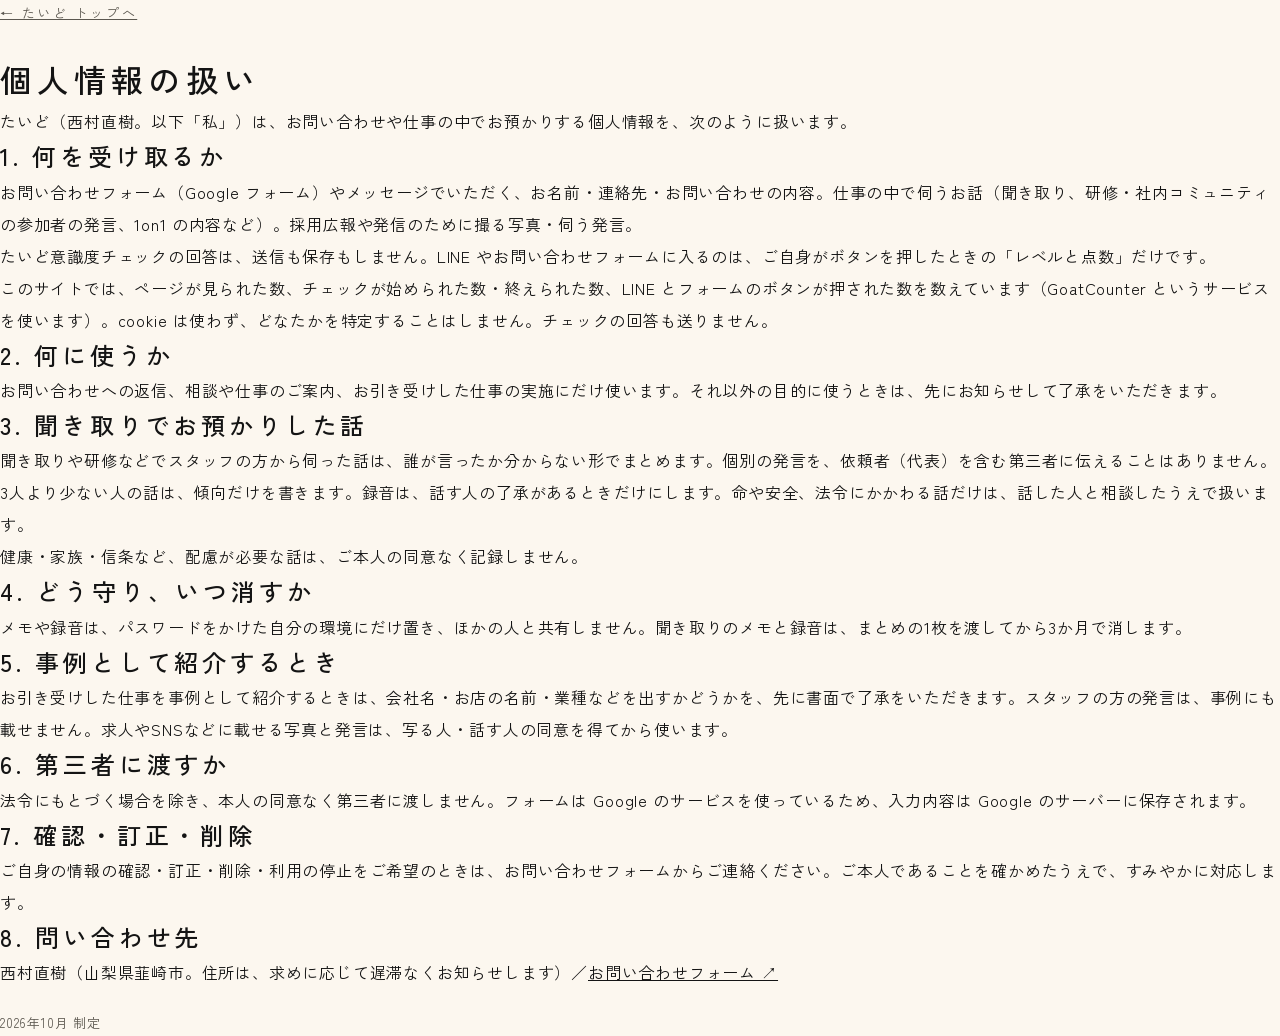
<file: privacy.html>
<!doctype html>
<html lang="ja"><head><meta charset="utf-8"><meta name="viewport" content="width=device-width,initial-scale=1">
<title>個人情報の扱い — たいど</title>
<meta name="robots" content="noindex">
<link rel="icon" href="assets/favicon-card.svg" type="image/svg+xml">
<link rel="stylesheet" href="style.css?v=h2">
</head>
<body class="doc">
<main class="doc-main" id="main">
<p class="label"><a class="link" href="./">← たいど トップへ</a></p>
<h1>個人情報の扱い</h1>
<p>たいど（西村直樹。以下「私」）は、お問い合わせや仕事の中でお預かりする個人情報を、次のように扱います。</p>

<h2>1. 何を受け取るか</h2>
<p>お問い合わせフォーム（Google フォーム）やメッセージでいただく、お名前・連絡先・お問い合わせの内容。仕事の中で伺うお話（聞き取り、研修・社内コミュニティの参加者の発言、1on1 の内容など）。採用広報や発信のために撮る写真・伺う発言。</p><p>たいど意識度チェックの回答は、送信も保存もしません。LINE やお問い合わせフォームに入るのは、ご自身がボタンを押したときの「レベルと点数」だけです。</p><p>このサイトでは、ページが見られた数、チェックが始められた数・終えられた数、LINE とフォームのボタンが押された数を数えています（GoatCounter というサービスを使います）。cookie は使わず、どなたかを特定することはしません。チェックの回答も送りません。</p>

<h2>2. 何に使うか</h2>
<p>お問い合わせへの返信、相談や仕事のご案内、お引き受けした仕事の実施にだけ使います。それ以外の目的に使うときは、先にお知らせして了承をいただきます。</p>

<h2>3. 聞き取りでお預かりした話</h2>
<p>聞き取りや研修などでスタッフの方から伺った話は、誰が言ったか分からない形でまとめます。個別の発言を、依頼者（代表）を含む第三者に伝えることはありません。3人より少ない人の話は、傾向だけを書きます。録音は、話す人の了承があるときだけにします。命や安全、法令にかかわる話だけは、話した人と相談したうえで扱います。</p>

<p>健康・家族・信条など、配慮が必要な話は、ご本人の同意なく記録しません。</p>

<h2>4. どう守り、いつ消すか</h2>
<p>メモや録音は、パスワードをかけた自分の環境にだけ置き、ほかの人と共有しません。聞き取りのメモと録音は、まとめの1枚を渡してから3か月で消します。</p>

<h2>5. 事例として紹介するとき</h2>
<p>お引き受けした仕事を事例として紹介するときは、会社名・お店の名前・業種などを出すかどうかを、先に書面で了承をいただきます。スタッフの方の発言は、事例にも載せません。求人やSNSなどに載せる写真と発言は、写る人・話す人の同意を得てから使います。</p>

<h2>6. 第三者に渡すか</h2>
<p>法令にもとづく場合を除き、本人の同意なく第三者に渡しません。フォームは Google のサービスを使っているため、入力内容は Google のサーバーに保存されます。</p>

<h2>7. 確認・訂正・削除</h2>
<p>ご自身の情報の確認・訂正・削除・利用の停止をご希望のときは、お問い合わせフォームからご連絡ください。ご本人であることを確かめたうえで、すみやかに対応します。</p>

<h2>8. 問い合わせ先</h2>
<p>西村直樹（山梨県韮崎市。住所は、求めに応じて遅滞なくお知らせします）／<a class="link" href="https://docs.google.com/forms/d/e/1FAIpQLSd0KixjZ9qp4IN2YhDHNsjw01QhMLWU0YslcL0QJP-TNa-7_g/viewform" target="_blank" rel="noopener noreferrer">お問い合わせフォーム ↗</a></p>

<p class="note">2026年10月 制定</p>
</main>
</body></html>
</file>
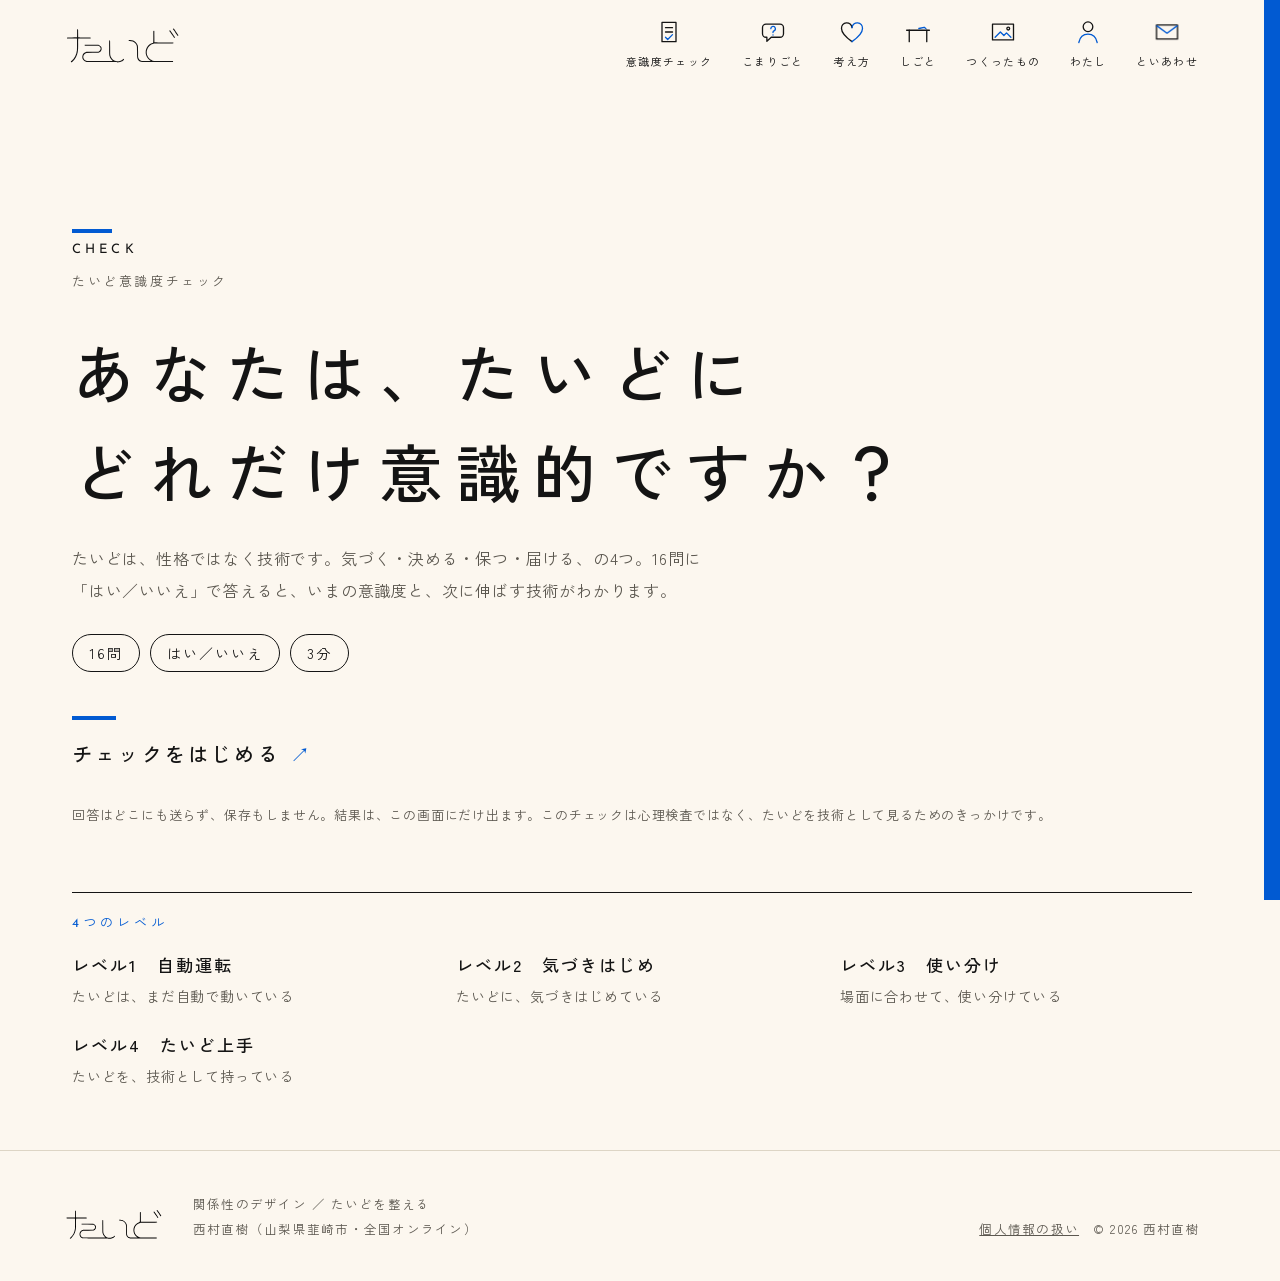
<file: shindan.html>
<!doctype html>
<html lang="ja"><head><meta charset="utf-8"><meta name="viewport" content="width=device-width,initial-scale=1">
<title>たいど意識度チェック（16問・3分）｜たいど</title>
<meta name="description" content="あなたは、たいどにどれだけ意識的ですか？ たいどは、気づく・決める・保つ・届ける、の4つの技術。16問で、いまの意識度と次に伸ばす技術がわかります。回答はどこにも送らず、保存もしません。">
<meta name="theme-color" content="#fcf7ef">
<meta property="og:title" content="たいど意識度チェック｜たいど">
<meta property="og:description" content="あなたは、たいどにどれだけ意識的ですか？ 16問・はい／いいえ・3分。">
<meta property="og:type" content="website"><meta property="og:url" content="https://nirareba0.github.io/shindan.html"><meta property="og:site_name" content="たいど"><meta property="og:locale" content="ja_JP">
<meta property="og:image" content="https://nirareba0.github.io/assets/og-card.jpg"><meta property="og:image:width" content="1200"><meta property="og:image:height" content="630">
<meta name="twitter:card" content="summary_large_image">
<link rel="canonical" href="https://nirareba0.github.io/shindan.html">
<link rel="icon" href="assets/favicon-card.svg" type="image/svg+xml">
<link rel="preload" href="assets/fonts/zenkaku-500.woff2" as="font" type="font/woff2" crossorigin>
<script>if(!matchMedia("(prefers-reduced-motion: reduce)").matches&&!/[?&#]edit\b/.test(location.search+location.hash)){document.documentElement.classList.add("anim");setTimeout(function(){if(!document.documentElement.classList.contains("ready"))document.documentElement.classList.remove("anim")},3000)}</script>
<link rel="stylesheet" href="style.css?v=i1">
<script src="script.js?v=h1" defer></script>
<script src="diag.js?v=g2" defer></script>
<script src="edit.js?v=d1" defer></script>
</head>
<body class="page-diag" data-line-url="https://line.me/R/ti/p/@914vzoom" data-line-id="@914vzoom" data-count="">
<svg class="sprite" aria-hidden="true" focusable="false"><defs>
<symbol id="i-q" viewBox="0 0 32 32"><path d="M8 7h16a4 4 0 0 1 4 4v7a4 4 0 0 1-4 4H14l-5 4.5V22H8a4 4 0 0 1-4-4v-7a4 4 0 0 1 4-4z"/><path class="b" d="M13.5 12.2a2.6 2.6 0 1 1 3.6 2.4c-.7.3-1.1.9-1.1 1.6v.4"/><path class="b" d="M16 19.2v.2"/></symbol>
<symbol id="i-desk" viewBox="0 0 32 32"><path d="M3 14h26"/><path d="M6 14v13M26 14v13"/><path class="b" d="M17 12l6-1.4 2 1.4"/></symbol>
<symbol id="i-yen" viewBox="0 0 32 32"><path d="M16 4a12 12 0 1 1 0 24a12 12 0 1 1 0-24z"/><path class="b" d="M11.5 9.5l4.5 6 4.5-6M16 15.5V23M12 17.5h8M12 20.5h8"/></symbol>
<symbol id="i-frame" viewBox="0 0 32 32"><path d="M4 7h24v18H4z"/><path d="M22 10.5a1.6 1.6 0 1 1 0 3.2a1.6 1.6 0 1 1 0-3.2z"/><path class="b" d="M7 22l6-6 4 4 3-3 5 5"/></symbol>
<symbol id="i-person" viewBox="0 0 32 32"><path d="M16 4.5a5.5 5.5 0 1 1 0 11a5.5 5.5 0 1 1 0-11z"/><path class="b" d="M5.5 28c1.2-6 5.2-9.5 10.5-9.5S25.3 22 26.5 28"/></symbol>
<symbol id="i-mail" viewBox="0 0 32 32"><path d="M4 8h24v16H4z"/><path class="b" d="M4.5 9l11.5 8.5L27.5 9"/></symbol>
<symbol id="i-talk" viewBox="0 0 32 32"><path d="M5 9v15M5 18h7v6"/><path d="M27 9v15M27 18h-7v6"/><path class="b" d="M11.5 14.5h9M16 14.5V24"/></symbol>
<symbol id="i-pencil" viewBox="0 0 32 32"><path d="M8 23l1.8-5.6L21 6.2l4 4L13.6 21.4z"/><path d="M18.4 8.8l4 4"/><path class="b" d="M5 27.5c4-1.5 8 1 12-.5s5-1 8 0"/></symbol>
<symbol id="i-loop" viewBox="0 0 32 32"><path d="M26 16.5a10 10 0 1 1-3.2-7.4"/><path class="b" d="M23.4 3.8v5.6h-5.6"/></symbol>
<symbol id="i-heart" viewBox="0 0 32 32"><path d="M16 27C9 22 4 17.5 4 12a6 6 0 0 1 12-1"/><path class="b" d="M16 11a6 6 0 0 1 12 1c0 5.5-5 10-12 15"/></symbol>
<symbol id="i-swap" viewBox="0 0 32 32"><path d="M5 11h20M20 6l5 5-5 5"/><path class="b" d="M27 21H7M12 16l-5 5 5 5"/></symbol>
<symbol id="i-out" viewBox="0 0 32 32"><path d="M5 13v6h5l8 6V7l-8 6z"/><path class="b" d="M22.5 12c1.6 2.2 1.6 5.8 0 8M25.5 9c3.2 4 3.2 10 0 14"/></symbol>
<symbol id="i-check" viewBox="0 0 32 32"><path d="M8 5h16v22H8z"/><path d="M12 11h8M12 16h8"/><path class="b" d="M12 22l2.5 2.5L20 19"/></symbol>
<symbol id="i-book" viewBox="0 0 32 32"><path d="M16 9c-3-2.2-7-3-11-2.6V25c4-.4 8 .4 11 2.6"/><path class="b" d="M16 9c3-2.2 7-3 11-2.6V25c-4-.4-8 .4-11 2.6V9"/></symbol>
<symbol id="i-group" viewBox="0 0 32 32"><path d="M16 6.5a3.5 3.5 0 1 1 0 7a3.5 3.5 0 1 1 0-7z"/><path d="M8 11.5a3 3 0 1 1 0 6a3 3 0 1 1 0-6zM24 11.5a3 3 0 1 1 0 6a3 3 0 1 1 0-6z"/><path class="b" d="M3.5 26c.6-3.6 2.4-5.5 4.5-5.5M28.5 26c-.6-3.6-2.4-5.5-4.5-5.5M9.5 27c.8-5 3.4-7.5 6.5-7.5s5.7 2.5 6.5 7.5"/></symbol>
<symbol id="i-line" viewBox="0 0 32 32"><path d="M16 5.5c-6.6 0-12 4.3-12 9.6 0 3.1 1.8 5.8 4.7 7.6L8 27l4.4-2.6c1.1.3 2.4.4 3.6.4 6.6 0 12-4.3 12-9.6S22.6 5.5 16 5.5z"/><path class="b" d="M11 15.2v.1M16 15.2v.1M21 15.2v.1"/></symbol>
</defs></svg>
<a class="skip" href="#main">本文へ移動</a>
<div class="band" aria-hidden="true"></div>
<header class="site-header">
<a class="brand" href="index.html"><svg class="logo" viewBox="0 0 297 100" role="img" aria-label="たいど"><path class="logo-body" d="M137.74 93.19C140.29 92.77 141.17 92.50 143.56 91.38C146.51 90.01 150.20 87.03 150.20 86.04C150.20 85.42 149.48 84.60 148.95 84.60C148.73 84.60 148.01 85.08 147.33 85.67C146.65 86.25 145.52 87.08 144.80 87.51C144.08 87.93 143.37 88.39 143.20 88.52C142.78 88.86 140.47 89.74 139.40 89.98C138.91 90.09 138.11 90.32 137.62 90.49C136.60 90.85 132.70 90.92 131.60 90.59C131.21 90.48 130.30 90.26 129.57 90.10C124.10 88.92 118.65 83.96 116.80 78.46C115.44 74.42 115.40 73.90 115.40 55.80C115.39 37.77 115.45 38.55 114.14 38.44C112.78 38.32 112.82 37.70 112.81 55.92C112.79 73.54 112.86 74.88 113.92 78.30C115.19 82.38 116.91 85.18 119.70 87.72C121.35 89.22 121.67 89.68 121.15 89.83C121.01 89.87 106.59 89.90 89.10 89.89L57.30 89.89L55.63 89.35C51.26 87.93 49.15 85.47 48.18 80.62C47.95 79.47 48.72 76.23 49.60 74.71C50.59 72.97 52.66 71.20 54.63 70.40L56.30 69.72L71.20 69.60L86.10 69.48L87.56 68.92C90.28 67.87 92.29 65.88 93.38 63.13C93.95 61.69 94.00 61.38 94.00 59.21C94.00 56.85 94.00 56.84 93.20 55.26C91.88 52.61 90.15 51.01 87.26 49.73L86.03 49.19L69.20 49.21C52.81 49.22 52.37 49.23 51.99 49.61C51.54 50.06 51.50 50.50 51.86 51.20L52.11 51.70L69.11 51.80L86.10 51.90L87.16 52.46C89.42 53.65 90.77 55.34 91.39 57.73C91.80 59.30 91.80 59.33 91.43 60.75C90.79 63.18 89.21 65.16 86.97 66.34L85.90 66.90L71.00 67.01C56.54 67.12 56.06 67.14 54.75 67.55C51.28 68.64 48.28 71.17 46.83 74.22C45.11 77.86 45.38 83.32 47.44 86.53C49.37 89.53 52.37 91.47 56.25 92.22C58.21 92.60 59.33 92.61 92.99 92.59C112.09 92.59 127.88 92.64 128.08 92.72C128.66 92.94 132.99 93.55 134.15 93.58C134.72 93.59 136.34 93.41 137.74 93.19ZM21.76 91.05C28.54 84.29 32.52 76.96 34.28 68.00C35.22 63.23 35.40 59.85 35.40 46.73C35.40 36.64 35.45 34.61 35.68 34.29C35.96 33.91 36.37 33.90 51.10 33.86C62.41 33.83 66.30 33.77 66.51 33.59C66.67 33.46 66.80 33.01 66.80 32.59C66.80 31.10 67.90 31.20 51.12 31.20C37.03 31.20 36.04 31.18 35.75 30.85C35.47 30.54 35.43 29.28 35.37 20.96C35.29 10.58 35.34 11.00 34.17 10.73C33.81 10.64 33.49 10.72 33.17 10.98L32.70 11.37L32.70 20.97C32.70 28.59 32.65 30.63 32.44 30.84C32.23 31.05 29.62 31.12 20.00 31.20C6.71 31.31 7.32 31.25 7.32 32.50C7.32 33.90 6.63 33.82 20.02 33.93C28.08 33.99 32.17 34.10 32.34 34.24C32.74 34.57 32.71 59.58 32.31 63.00C30.98 74.26 26.39 83.60 19.20 89.67C17.44 91.15 17.21 91.38 17.20 91.67C17.20 91.98 18.74 93.40 19.08 93.40C19.26 93.40 20.47 92.34 21.76 91.05ZM272.39 92.29C272.86 91.82 272.99 90.83 272.63 90.40C272.30 89.99 272.25 89.99 249.30 89.99C230.21 89.99 226.10 89.95 225.10 89.71C222.45 89.09 220.88 88.66 220.50 88.45C220.28 88.33 219.59 88.00 218.96 87.71C213.86 85.35 209.39 79.99 207.63 74.10C206.54 70.44 206.52 65.78 207.59 62.30C210.08 54.20 215.78 48.72 223.70 46.82C224.69 46.58 225.72 46.33 226.00 46.26C226.28 46.20 236.99 46.13 249.82 46.12C275.32 46.10 273.80 46.17 273.80 44.93C273.79 44.10 273.60 43.83 272.87 43.62C272.54 43.53 262.00 43.49 249.46 43.53C228.74 43.60 226.61 43.58 226.32 43.29C226.03 43.00 226.00 41.55 226.00 29.15C226.00 13.83 226.07 14.60 224.71 14.60C223.68 14.60 223.16 15.11 223.21 16.07C223.23 16.53 223.24 22.95 223.23 30.34C223.20 45.68 223.42 44.14 221.14 44.83C211.04 47.86 204.18 57.21 204.21 67.90C204.21 69.44 204.30 71.06 204.39 71.50C204.49 71.94 204.71 73.02 204.89 73.90C205.41 76.52 206.39 78.83 208.08 81.40C209.97 84.31 211.65 86.03 214.41 87.91C216.45 89.29 216.74 89.67 215.95 89.87C215.70 89.93 210.77 89.94 205.00 89.89L194.50 89.80L193.00 89.26C189.07 87.85 186.52 85.11 185.62 81.33C185.22 79.64 185.20 79.05 185.20 67.43C185.20 54.51 185.10 52.79 184.20 50.40C183.13 47.57 181.73 45.47 179.31 43.10C175.33 39.21 171.17 37.47 165.29 37.26C161.91 37.14 161.70 37.21 161.74 38.52C161.77 39.62 162.05 39.80 163.77 39.80C169.83 39.82 174.43 41.70 178.17 45.70C179.24 46.85 180.80 48.99 180.80 49.32C180.80 49.39 181.02 49.88 181.29 50.42C182.41 52.64 182.60 54.76 182.61 65.20C182.63 78.56 182.77 81.19 183.57 83.56C185.06 87.97 188.35 90.99 192.90 92.11L194.70 92.56L233.44 92.53C260.60 92.51 272.24 92.44 272.39 92.29Z"/><g class="daku"><path d="M276.90 31.75C277.66 31.09 277.59 30.66 276.47 29.10C271.84 22.65 267.45 16.31 266.60 14.85C265.44 12.84 265.01 12.65 263.91 13.62C263.15 14.29 262.99 14.98 263.51 15.40C263.67 15.54 264.47 16.61 265.27 17.78C266.07 18.95 268.20 22.01 270.01 24.60C271.81 27.19 273.73 29.95 274.26 30.75C275.36 32.38 275.92 32.59 276.90 31.75ZM285.57 26.50C286.22 25.76 286.23 25.43 285.59 24.70C285.40 24.48 285.02 23.94 284.74 23.50C284.46 23.06 283.32 21.39 282.22 19.80C281.11 18.21 279.54 15.91 278.73 14.70C276.78 11.80 274.64 8.94 274.27 8.73C273.67 8.39 272.20 9.43 272.20 10.19C272.20 10.31 273.19 11.73 274.39 13.35C275.60 14.97 277.29 17.37 278.14 18.67C279.00 19.97 280.36 22.04 281.17 23.27C283.94 27.48 284.41 27.83 285.57 26.50Z"/></g></svg></a>
<nav aria-label="メインナビゲーション">
<a href="index.html#check"><svg class="ic" aria-hidden="true"><use href="#i-check"/></svg><span>意識度チェック</span></a>
<a href="index.html#issues"><svg class="ic" aria-hidden="true"><use href="#i-q"/></svg><span>こまりごと</span></a>
<a href="index.html#thinking"><svg class="ic" aria-hidden="true"><use href="#i-heart"/></svg><span>考え方</span></a>
<a href="index.html#service"><svg class="ic" aria-hidden="true"><use href="#i-desk"/></svg><span>しごと</span></a>
<a href="index.html#portfolio"><svg class="ic" aria-hidden="true"><use href="#i-frame"/></svg><span>つくったもの</span></a>
<a href="index.html#about"><svg class="ic" aria-hidden="true"><use href="#i-person"/></svg><span>わたし</span></a>
<a href="index.html#contact"><svg class="ic" aria-hidden="true"><use href="#i-mail"/></svg><span>といあわせ</span></a>
</nav>
</header>

<main id="main">
<section class="sec diag-intro" aria-labelledby="diag-title">
<p class="label"><span class="en">CHECK</span><span class="t">たいど意識度チェック</span></p>
<h1 id="diag-title">あなたは、たいどに<br>どれだけ意識的ですか？</h1>
<p class="sec-lead">たいどは、性格ではなく技術です。気づく・決める・保つ・届ける、の4つ。16問に「はい／いいえ」で答えると、いまの意識度と、次に伸ばす技術がわかります。</p>
<ul class="diag-meta"><li>16問</li><li>はい／いいえ</li><li>3分</li></ul>
<div class="actions"><button type="button" class="cta cta-btn" data-diag-start>チェックをはじめる</button></div>
<p class="note">回答はどこにも送らず、保存もしません。結果は、この画面にだけ出ます。このチェックは心理検査ではなく、たいどを技術として見るためのきっかけです。</p>
<div class="diag-types">
<p class="diag-types-h">4つのレベル</p>
<ul>
<li><span>レベル1　自動運転</span>たいどは、まだ自動で動いている</li>
<li><span>レベル2　気づきはじめ</span>たいどに、気づきはじめている</li>
<li><span>レベル3　使い分け</span>場面に合わせて、使い分けている</li>
<li><span>レベル4　たいど上手</span>たいどを、技術として持っている</li>
</ul>
</div>
</section>
<section class="sec diag-app" id="diag" aria-label="たいど意識度チェック" hidden></section>
</main>

<footer class="site-footer">
<img src="assets/taido-logo-line.svg" alt="たいど" width="297" height="100">
<p>関係性のデザイン ／ たいどを整える<br>西村直樹（山梨県韮崎市・全国オンライン）</p>
<p class="copy"><a href="privacy.html">個人情報の扱い</a>　© 2026 西村直樹</p>
</footer>
</body></html>
</file>
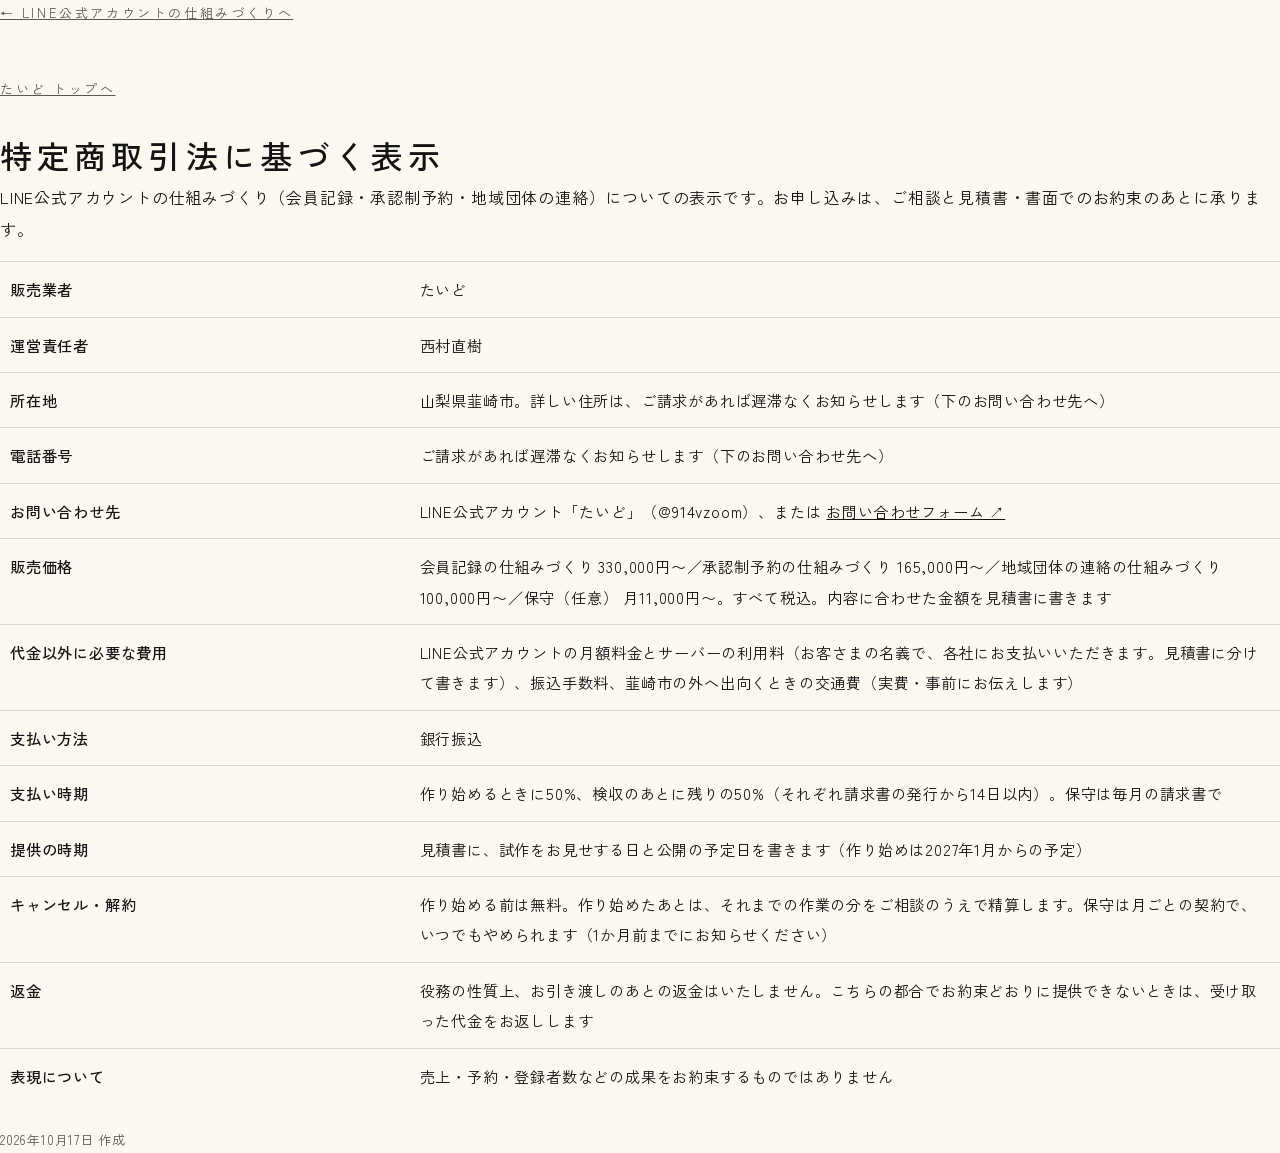
<file: tokushoho.html>
<!doctype html>
<html lang="ja"><head><meta charset="utf-8"><meta name="viewport" content="width=device-width,initial-scale=1">
<title>特定商取引法に基づく表示 — たいど</title>
<meta name="robots" content="noindex">
<link rel="icon" href="assets/favicon-card.svg" type="image/svg+xml">
<link rel="stylesheet" href="style.css?v=h2">
<style>
  .doc-table { width: 100%; border-collapse: collapse; margin: 16px 0 24px; font-size: .95em; }
  .doc-table th, .doc-table td { text-align: left; vertical-align: top; padding: 12px 10px; border-top: 1px solid rgba(0,0,0,.15); }
  .doc-table th { width: 32%; font-weight: 500; white-space: nowrap; }
  @media (max-width: 560px) { .doc-table th, .doc-table td { display: block; width: auto; border-top: 0; padding: 4px 0; } .doc-table tr { display: block; border-top: 1px solid rgba(0,0,0,.15); padding: 10px 0; } }
</style>
</head>
<body class="doc">
<main class="doc-main" id="main">
<p class="label"><a class="link" href="line/">← LINE公式アカウントの仕組みづくりへ</a>　<a class="link" href="./">たいど トップへ</a></p>
<h1>特定商取引法に基づく表示</h1>
<p>LINE公式アカウントの仕組みづくり（会員記録・承認制予約・地域団体の連絡）についての表示です。お申し込みは、ご相談と見積書・書面でのお約束のあとに承ります。</p>

<table class="doc-table">
<tr><th>販売業者</th><td>たいど</td></tr>
<tr><th>運営責任者</th><td>西村直樹</td></tr>
<tr><th>所在地</th><td>山梨県韮崎市。詳しい住所は、ご請求があれば遅滞なくお知らせします（下のお問い合わせ先へ）</td></tr>
<tr><th>電話番号</th><td>ご請求があれば遅滞なくお知らせします（下のお問い合わせ先へ）</td></tr>
<tr><th>お問い合わせ先</th><td>LINE公式アカウント「たいど」（@914vzoom）、または <a class="link" href="https://docs.google.com/forms/d/e/1FAIpQLSd0KixjZ9qp4IN2YhDHNsjw01QhMLWU0YslcL0QJP-TNa-7_g/viewform" target="_blank" rel="noopener noreferrer">お問い合わせフォーム ↗</a></td></tr>
<tr><th>販売価格</th><td>会員記録の仕組みづくり 330,000円〜／承認制予約の仕組みづくり 165,000円〜／地域団体の連絡の仕組みづくり 100,000円〜／保守（任意） 月11,000円〜。すべて税込。内容に合わせた金額を見積書に書きます</td></tr>
<tr><th>代金以外に必要な費用</th><td>LINE公式アカウントの月額料金とサーバーの利用料（お客さまの名義で、各社にお支払いいただきます。見積書に分けて書きます）、振込手数料、韮崎市の外へ出向くときの交通費（実費・事前にお伝えします）</td></tr>
<tr><th>支払い方法</th><td>銀行振込</td></tr>
<tr><th>支払い時期</th><td>作り始めるときに50%、検収のあとに残りの50%（それぞれ請求書の発行から14日以内）。保守は毎月の請求書で</td></tr>
<tr><th>提供の時期</th><td>見積書に、試作をお見せする日と公開の予定日を書きます（作り始めは2027年1月からの予定）</td></tr>
<tr><th>キャンセル・解約</th><td>作り始める前は無料。作り始めたあとは、それまでの作業の分をご相談のうえで精算します。保守は月ごとの契約で、いつでもやめられます（1か月前までにお知らせください）</td></tr>
<tr><th>返金</th><td>役務の性質上、お引き渡しのあとの返金はいたしません。こちらの都合でお約束どおりに提供できないときは、受け取った代金をお返しします</td></tr>
<tr><th>表現について</th><td>売上・予約・登録者数などの成果をお約束するものではありません</td></tr>
</table>

<p class="note">2026年10月17日 作成</p>
</main>
</body></html>
</file>
<file: style.css>
/* たいど — 名刺に合わせた版（紙・墨の細線・青の帯） */
/* 書体は使っている字だけを切り出して自前配信（tools/subset_card_fonts.py。文言を変えたら回し直す）。SIL OFL — assets/fonts/OFL-*.txt */
@font-face{font-family:"Zen Kaku Gothic New";font-weight:400;font-display:swap;src:url(assets/fonts/zenkaku-400.woff2) format("woff2")}
@font-face{font-family:"Zen Kaku Gothic New";font-weight:500;font-display:swap;src:url(assets/fonts/zenkaku-500.woff2) format("woff2")}
@font-face{font-family:"Zen Kaku Gothic New";font-weight:700;font-display:swap;src:url(assets/fonts/zenkaku-700.woff2) format("woff2")}
@font-face{font-family:"Josefin Sans";font-weight:400 500;font-display:swap;src:url(assets/fonts/josefin.woff2) format("woff2")}
:root{
  --paper:#fcf7ef; --paper2:#fffdf8; --ink:#141414; --muted:#5b574f; --rule:#ddd5c5; --blue:#015ad2;
  --band:16px; --max:1120px; --gut:clamp(20px,5vw,64px);
  --jp:"Zen Kaku Gothic New","Hiragino Sans","Hiragino Kaku Gothic ProN","Noto Sans JP","Yu Gothic",sans-serif;
  --en:"Josefin Sans","Futura","Century Gothic",var(--jp);
}
*,*::before,*::after{box-sizing:border-box}
html{scroll-behavior:smooth;scroll-padding-top:96px;-webkit-text-size-adjust:100%}
body{margin:0;background:var(--paper);color:var(--ink);font:400 16px/2 var(--jp);letter-spacing:.05em;overflow-x:hidden}
img{max-width:100%;height:auto;display:block}
a{color:inherit}
h1,h2,h3{font-weight:500;margin:0;line-height:1.6;letter-spacing:.16em;word-break:auto-phrase;overflow-wrap:anywhere}
p{margin:0}
.nb{display:inline-block}
.sprite{position:absolute;width:0;height:0;overflow:hidden}
:focus-visible{outline:2px solid var(--blue);outline-offset:4px}
.skip{position:absolute;left:12px;top:-60px;z-index:100;background:var(--ink);color:var(--paper);padding:8px 14px;text-decoration:none}
.skip:focus{top:12px}

/* 名刺の右端の青い帯 */
.band{position:fixed;top:0;right:0;bottom:0;width:var(--band);background:var(--blue);z-index:60}

/* 線のアイコン（<use> の中にも効くよう、祖先なしのセレクタで書く） */
.ic{width:28px;height:28px;fill:none;stroke:currentColor;stroke-width:1.5;stroke-linecap:round;stroke-linejoin:round;overflow:visible}
.b{stroke:var(--blue)}
.ic-l{width:56px;height:56px;stroke-width:1.3}

/* header */
.site-header{position:sticky;top:0;z-index:50;display:flex;align-items:center;justify-content:space-between;gap:24px;padding:14px calc(var(--gut) + var(--band)) 12px var(--gut);background:var(--paper)}
.brand img{height:40px;width:auto}
.site-header nav{display:flex;gap:clamp(10px,2vw,30px)}
.site-header nav a{display:flex;flex-direction:column;align-items:center;gap:4px;text-decoration:none;font-size:11px;letter-spacing:.12em;padding:4px 2px}
.site-header nav a:hover span{color:var(--blue)}
.site-header nav a:hover .ic{transform:translateY(-2px)}
.site-header nav .ic{transition:transform .2s}

/* 欧文ラベル＋青い短線（名刺の PORTFOLIO） */
.en{display:block;font:400 13px/1 var(--en);letter-spacing:.32em;color:var(--ink)}
.label{display:flex;flex-direction:column;gap:12px;font-size:13px;letter-spacing:.2em;color:var(--muted);margin-bottom:28px}
.label .en{padding-top:14px;position:relative}
.label .en::before{content:"";position:absolute;left:0;top:0;width:40px;height:4px;background:var(--blue)}

/* sections */
main>section{padding-left:var(--gut);padding-right:calc(var(--gut) + var(--band))}
.sec{padding-top:clamp(88px,11vw,150px);padding-bottom:clamp(40px,5vw,60px);max-width:calc(var(--max) + var(--gut)*2 + var(--band));margin:0 auto}
.sec h2{font-size:clamp(26px,3.6vw,40px)}
.sec-lead{margin-top:22px;max-width:40em;color:var(--muted)}
.note{margin-top:22px;font-size:13px;color:var(--muted)}
.note a,.sec a:not(.cta):not(.more):not(.work){text-decoration-thickness:1px;text-underline-offset:4px}

/* CTA：青い短線の上に字（名刺の PORTFOLIO と同じ組み） */
.actions{display:flex;flex-wrap:wrap;align-items:flex-end;gap:20px 40px;margin-top:44px}
.cta,.more{position:relative;display:inline-block;padding:18px 0 6px;font-weight:500;letter-spacing:.16em;text-decoration:none}
.cta::before,.more::before{content:"";position:absolute;left:0;top:0;width:44px;height:4px;background:var(--blue);transition:width .3s}
.more::before{background:var(--ink);height:2px}
.cta::after{content:" ↗";color:var(--blue)}
.more::after{content:" ↓"}
.cta:hover::before,.more:hover::before{width:100%}
.cta{font-size:18px}

/* hero */
.hero{display:grid;grid-template-columns:1.15fr .85fr;align-items:center;gap:clamp(24px,5vw,72px);min-height:calc(100svh - 80px);padding-top:clamp(40px,6vw,80px);padding-bottom:clamp(40px,6vw,80px);max-width:calc(var(--max) + var(--gut)*2 + var(--band));margin:0 auto}
.kicker{font-size:14px;letter-spacing:.42em;margin-bottom:28px}
.hero h1{font-size:clamp(40px,6.6vw,88px);line-height:1.55;letter-spacing:.22em;font-weight:500;min-height:3.1em}
.hero-lead{margin-top:30px;font-size:clamp(16px,1.5vw,19px);line-height:2.1}
.hero-quote{margin-top:18px;font-size:14px;color:var(--muted);letter-spacing:.14em}
.hero-quote::before{content:"";display:inline-block;width:22px;height:1px;background:var(--ink);vertical-align:middle;margin-right:12px}
.hero-figure{margin:0}
.hero-figure img{width:100%;max-width:460px;margin-left:auto}
.caret{display:inline-block;width:2px;height:.9em;background:var(--blue);margin-left:.1em;vertical-align:-.05em;animation:blink 1s steps(1) infinite}
@keyframes blink{50%{opacity:0}}
.typing .ch{opacity:0}
.typing .ch.on{opacity:1}

/* 3つの入口（iroawase 型） */
.entries{display:grid;grid-template-columns:repeat(3,minmax(0,1fr));gap:clamp(20px,4vw,56px);max-width:calc(var(--max) + var(--gut)*2 + var(--band));margin:0 auto;padding-top:24px;padding-bottom:24px}
.entry{display:flex;flex-direction:column;align-items:center;text-align:center;gap:16px;text-decoration:none;padding:28px 8px}
.entry h2{font-size:22px;letter-spacing:.3em}
.entry h2 .en{font-size:12px;color:var(--blue);margin-bottom:10px}
.entry p{font-size:14px;line-height:1.95;color:var(--muted);max-width:20em}
.entry:hover .ic-l{transform:translateY(-4px)}
.entry .ic-l{transition:transform .25s}

/* issues */
.issue-list{list-style:none;padding:0;margin:48px 0 0;display:grid;grid-template-columns:repeat(2,minmax(0,1fr));gap:0 48px}
.issue-list li{border-top:1.5px solid var(--ink);padding:22px 0 26px;font-size:clamp(18px,2vw,22px);font-weight:500;letter-spacing:.14em}
.issue-body{margin-top:48px;display:grid;grid-template-columns:1fr 1fr;gap:clamp(24px,5vw,72px);align-items:start}
.big{font-size:clamp(20px,2.2vw,26px);font-weight:500;letter-spacing:.14em;line-height:1.8}

/* service */
.steps{list-style:none;padding:0;margin:48px 0 0;display:grid;grid-template-columns:repeat(4,minmax(0,1fr));gap:28px}
.step{border-top:1.5px solid var(--ink);padding-top:22px;display:flex;flex-direction:column;gap:14px}
.step-no{font:500 30px/1 var(--en);letter-spacing:.1em;color:var(--blue)}
.step h3{font-size:20px}
.step p:not(.step-no):not(.price){font-size:14.5px;line-height:1.95}
.step-note{font-size:13px!important;color:var(--muted)}
.price{margin-top:auto;font:500 30px/1 var(--en);letter-spacing:.04em;padding-top:10px}
.price small{font:400 13px/1 var(--jp);margin-left:4px}
.solo{margin-top:52px;display:grid;grid-template-columns:auto 1fr;gap:20px;align-items:baseline;border-top:1px solid var(--rule);padding-top:26px}
.solo-tag{font-size:12px;letter-spacing:.2em;border:1px solid var(--ink);padding:2px 12px;border-radius:999px;white-space:nowrap}
.solo p:last-child{font-size:15px}

/* subsidy */
.timeline{list-style:none;padding:0;margin:44px 0 0;border-left:1.5px solid var(--ink);max-width:880px}
.timeline li{position:relative;display:grid;grid-template-columns:170px 1fr;gap:20px;padding:0 0 26px 30px}
.timeline li::before{content:"";position:absolute;left:-6px;top:10px;width:11px;height:11px;border-radius:50%;background:var(--paper);border:2px solid var(--blue)}
.when{font-weight:500;letter-spacing:.12em}
.caution{list-style:none;padding:0;margin:30px 0 0;max-width:880px;display:grid;gap:10px}
.caution li{position:relative;padding-left:22px;font-size:14.5px}
.caution li::before{content:"";position:absolute;left:0;top:.95em;width:12px;height:2px;background:var(--blue)}

/* values */
.value-list{list-style:none;padding:0;margin:48px 0 0;display:grid;grid-template-columns:repeat(2,minmax(0,1fr));gap:40px 56px;counter-reset:v}
.value-list li{border-top:1.5px solid var(--ink);padding-top:22px;counter-increment:v}
.value-list h3{font-size:21px;margin-bottom:10px}
.value-list h3::before{content:counter(v,decimal-leading-zero);display:block;font:500 14px/1 var(--en);color:var(--blue);letter-spacing:.2em;margin-bottom:12px}
.value-list p{font-size:15px}

/* portfolio */
.works{display:grid;grid-template-columns:repeat(4,minmax(0,1fr));gap:28px;margin-top:44px}
.work{text-decoration:none;display:flex;flex-direction:column;gap:6px}
.work img{aspect-ratio:4/3;object-fit:cover;object-position:top;width:100%;border:1px solid var(--rule);background:#fff;margin-bottom:8px;transition:transform .3s}
.work img.contain{object-fit:contain;padding:18px}
.work:hover img{transform:translateY(-4px)}
.work-name{font-weight:500;letter-spacing:.1em}
.work-kind{font-size:13px;color:var(--muted)}

/* 地域の取り組み（なんでポスト）。たいどのしごととは別の欄 */
.local-grid{display:grid;grid-template-columns:minmax(0,.9fr) minmax(0,1.1fr);gap:clamp(28px,5vw,72px);align-items:center;margin-top:40px;border-top:1.5px solid var(--ink);padding-top:36px}
.local-logo{display:block;background:var(--paper2);border:1px solid var(--rule);padding:clamp(18px,3vw,32px)}
.local-logo img{display:block;width:100%;height:auto;transition:transform .3s}
.local-logo:hover img{transform:translateY(-3px)}
.local-lead{font-size:clamp(17px,1.8vw,20px);font-weight:500;letter-spacing:.1em;line-height:1.9;margin-bottom:12px}
.local-body .actions{margin-top:28px}
@media (max-width:760px){.local-grid{grid-template-columns:minmax(0,1fr)}}

/* about */
.about-grid{display:grid;grid-template-columns:minmax(260px,.9fr) 1.4fr;gap:clamp(32px,6vw,88px);align-items:start}
.card-replica{position:relative;aspect-ratio:91/55;background:var(--paper2);border:1px solid var(--rule);box-shadow:0 18px 40px -24px rgba(0,0,0,.35);padding:7% 22% 7% 7%;display:flex;flex-direction:column;justify-content:flex-start}
.card-logo{width:56%}
.card-tag{font-size:clamp(9px,1vw,12px);letter-spacing:.42em;margin-top:2%}
.card-name{font-size:clamp(16px,2vw,24px);letter-spacing:.3em;margin-top:9%}
.card-role{font-size:clamp(9px,1vw,12px);letter-spacing:.32em}
.card-band{position:absolute;right:0;top:0;bottom:0;width:3.6%;background:var(--blue)}
.about-main h2{margin-bottom:28px}
.about-main p{margin-top:16px;max-width:38em}
.facts{margin:36px 0 0;border-top:1.5px solid var(--ink)}
.facts div{display:grid;grid-template-columns:4em 1fr;gap:16px;padding:14px 0;border-bottom:1px solid var(--rule);font-size:14px}
.facts dt{font-weight:500}
.facts dd{margin:0}

/* faq */
.faq-list{margin-top:40px;border-top:1.5px solid var(--ink);max-width:880px}
.faq details{border-bottom:1px solid var(--rule)}
.faq summary{cursor:pointer;list-style:none;display:flex;justify-content:space-between;gap:20px;padding:20px 0;font-weight:500;letter-spacing:.1em}
.faq summary::-webkit-details-marker{display:none}
.faq summary::after{content:"+";font:400 22px/1 var(--en);color:var(--blue);transition:transform .25s}
.faq details[open] summary::after{transform:rotate(45deg)}
.faq details p{padding:0 0 22px;font-size:15px}

/* contact */
.contact h2{font-size:clamp(32px,5vw,60px);letter-spacing:.22em}
.contact{padding-bottom:clamp(100px,12vw,160px)}

/* footer */
.site-footer{display:grid;grid-template-columns:auto 1fr auto;align-items:end;gap:28px;padding:40px calc(var(--gut) + var(--band)) 40px var(--gut);border-top:1px solid var(--rule);font-size:12.5px;color:var(--muted);letter-spacing:.1em}
.site-footer img{height:34px;width:auto}

/* responsive */
@media (max-width:1000px){
  .site-header nav span{display:none}
  .steps{grid-template-columns:repeat(2,minmax(0,1fr))}
  .works{grid-template-columns:repeat(2,minmax(0,1fr))}
}
@media (max-width:760px){
  :root{--band:6px}
  .site-header{padding-top:10px;padding-bottom:8px}
  .brand img{height:30px}
  .site-header nav{gap:6px}
  .site-header nav a:not(:last-child){display:none}
  .hero{grid-template-columns:1fr;min-height:auto}
  .hero-figure img{max-width:300px;margin:0 auto}
  .hero h1{min-height:0}
  .pc{display:none}
  .entries{grid-template-columns:1fr;gap:0}
  .entry{flex-direction:row;text-align:left;align-items:flex-start;border-top:1px solid var(--rule);padding:22px 0}
  .entry .ic-l{width:40px;height:40px;flex:none}
  .entry h2{font-size:19px}
  .entry div{display:block}
  .issue-list,.issue-body,.value-list,.about-grid{grid-template-columns:minmax(0,1fr)}
  .steps{grid-template-columns:minmax(0,1fr)}
  .timeline li{grid-template-columns:minmax(0,1fr);gap:2px}
  .solo{grid-template-columns:minmax(0,1fr)}
  .solo-tag{justify-self:start}
  .site-footer{grid-template-columns:1fr}
  .cta{font-size:15px;letter-spacing:.1em}
}
@media (prefers-reduced-motion:reduce){
  html{scroll-behavior:auto}
  *,*::before,*::after{transition:none!important;animation:none!important}
}

/* 編集モード（?edit で開いたときだけ） */
[data-ek][contenteditable="true"]{outline:1px dashed rgba(1,90,210,.55);outline-offset:3px;cursor:text}
[data-ek][contenteditable="true"]:hover{outline-style:solid}
[data-ek].edited{background:rgba(1,90,210,.07)}
.edit-bar{position:fixed;left:12px;right:calc(var(--band) + 12px);bottom:12px;z-index:200;display:flex;flex-wrap:wrap;align-items:center;gap:8px 12px;background:var(--ink);color:var(--paper);padding:10px 14px;font:500 13px/1.4 var(--jp);letter-spacing:.06em;box-shadow:0 10px 30px rgba(0,0,0,.25)}
.edit-bar b{color:#9cc2ff;font-weight:500}
.edit-bar button{font:inherit;color:var(--ink);background:var(--paper);border:0;padding:7px 12px;cursor:pointer}
.edit-bar button.ghost{background:transparent;color:var(--paper);border:1px solid #666}
.edit-bar .hint{flex-basis:100%;font-weight:400;color:#bbb;font-size:12px}
.edit-badge{position:fixed;left:12px;bottom:12px;z-index:200;background:var(--ink);color:var(--paper);font:400 12px/1.4 var(--jp);padding:6px 10px;text-decoration:none}

/* ===== B：線アイコンの遊びと動き ===== */
.brand .logo{display:block;height:40px;width:auto;fill:var(--ink);overflow:visible}
.daku{transform-box:fill-box;transform-origin:10% 100%}
.logo.nod .daku{animation:nod 1s cubic-bezier(.3,1.5,.45,1)}
@keyframes nod{0%{transform:none}25%{transform:rotate(-22deg) translate(-1px,-3px)}55%{transform:rotate(10deg)}80%{transform:rotate(-4deg)}100%{transform:none}}

/* アイコンが線で描かれる。黒い線のあとに青い線 */
.anim svg.ic path{stroke-dasharray:1 2;stroke-dashoffset:1;opacity:0}
.anim svg.ic.drawn path{animation:draw .8s cubic-bezier(.6,.05,.3,1) forwards}
.anim svg.ic.drawn path.b{animation-delay:.45s}
@keyframes draw{0%{stroke-dashoffset:1;opacity:1}100%{stroke-dashoffset:0;opacity:1}}

/* 名刺の帯が上から伸び、人物が描き出され、文が順に出る */
.anim .band{transform:scaleY(0);transform-origin:top;transition:transform 1.1s cubic-bezier(.7,0,.2,1)}
.anim.ready .band{transform:none}
.anim .hero-figure img{clip-path:inset(0 100% 0 0);transition:clip-path 2.2s cubic-bezier(.55,0,.25,1) .5s}
.anim.ready .hero-figure img{clip-path:inset(0 0 0 0)}
.anim .hero-copy>*:not(h1){opacity:0;transform:translateY(8px);transition:opacity .8s ease,transform .8s ease}
.anim.ready .hero-copy>.kicker{opacity:1;transform:none;transition-delay:.2s}
.anim.ready .hero-copy>.hero-lead{opacity:1;transform:none;transition-delay:.5s}
.anim.ready .hero-copy>.hero-quote{opacity:1;transform:none;transition-delay:.7s}
.anim.ready .hero-copy>.actions{opacity:1;transform:none;transition-delay:.9s}

/* 画面に入ったら現れる */
.anim .rv{opacity:0;transform:translateY(16px);transition:opacity .7s ease,transform .7s cubic-bezier(.2,.7,.2,1);transition-delay:var(--d,0ms)}
.anim .rv.in{opacity:1;transform:none}
.anim .label.rv .en::before{width:0;transition:width .7s cubic-bezier(.6,0,.2,1) .25s}
.anim .label.in .en::before{width:40px}
.anim .timeline li.rv::before{transform:scale(0);transition:transform .45s cubic-bezier(.3,1.6,.5,1) calc(var(--d,0ms) + .25s)}
.anim .timeline li.in::before{transform:none}
.anim .issue-list li.rv{border-top-color:transparent;transition:opacity .7s ease,transform .7s ease,border-color .9s ease}
.anim .issue-list li.in{border-top-color:var(--ink);transition-delay:var(--d,0ms)}

/* 3つの入口：触れると線が描き直され、文が少し上がる */
.entry p,.entry h2{transition:transform .3s ease}
.entry:hover h2,.entry:hover p{transform:translateY(-2px)}
.entry .ic-l{stroke-width:1.4}

@media (max-width:760px){.brand .logo{height:30px}}
@media (prefers-reduced-motion:reduce){.logo.nod .daku{animation:none}}

/* たいどの考え方：三つの層（きもち → たいど → 作用） */
.layers{list-style:none;padding:0;margin:52px 0 0;display:grid;grid-template-columns:repeat(3,minmax(0,1fr));gap:clamp(28px,5vw,72px);counter-reset:none}
.layers li{position:relative;display:flex;flex-direction:column;gap:10px;align-items:flex-start}
.layers li:not(:last-child)::after{content:"";position:absolute;top:28px;right:calc(clamp(28px,5vw,72px) * -.78);width:calc(clamp(28px,5vw,72px) * .56);height:1.5px;background:var(--ink)}
.layers li:not(:last-child)::before{content:"";position:absolute;top:24px;right:calc(clamp(28px,5vw,72px) * -.78);width:8px;height:8px;border-top:1.5px solid var(--ink);border-right:1.5px solid var(--ink);transform:rotate(45deg)}
.layer-en{font:400 12px/1 var(--en);letter-spacing:.32em;color:var(--blue);margin-top:8px}
.layers h3{font-size:24px;letter-spacing:.3em}
.layers p:not(.layer-en){font-size:14.5px;line-height:1.95;color:var(--muted)}
.layers-note{margin-top:44px;font-size:clamp(17px,1.8vw,20px);font-weight:500;letter-spacing:.14em;padding-left:22px;position:relative}
.layers-note::before{content:"";position:absolute;left:0;top:.55em;width:12px;height:12px;border-radius:50%;border:2px solid var(--blue)}
@media (max-width:760px){
  .layers{grid-template-columns:minmax(0,1fr);gap:36px}
  .layers li:not(:last-child)::after{top:auto;bottom:-24px;right:auto;left:27px;width:1.5px;height:14px}
  .layers li:not(:last-child)::before{top:auto;bottom:-25px;right:auto;left:24px;transform:rotate(135deg)}
}

/* ===== ずれ診断 ===== */
.cta-in::after{content:" →"}
.more-out::after{content:" ↗"}
button.cta-btn{font:inherit;font-weight:500;letter-spacing:.16em;font-size:20px;background:none;border:0;color:var(--ink);cursor:pointer}
.page-diag main{min-height:70vh}
.diag-intro h1{font-size:clamp(34px,5.2vw,64px);letter-spacing:.2em;line-height:1.55}
.diag-meta{list-style:none;padding:0;margin:28px 0 0;display:flex;flex-wrap:wrap;gap:10px}
.diag-meta li{border:1.5px solid var(--ink);border-radius:999px;padding:4px 16px;font-size:14px;letter-spacing:.14em}
.diag-types{margin-top:64px;border-top:1.5px solid var(--ink);padding-top:24px}
.diag-types-h{font:400 13px/1 var(--en);letter-spacing:.3em;color:var(--blue);margin-bottom:18px}
.diag-types ul{list-style:none;padding:0;margin:0;display:grid;grid-template-columns:repeat(3,minmax(0,1fr));gap:18px 32px}
.diag-types li{font-size:14px;color:var(--muted)}
.diag-types li span{display:block;font-size:17px;font-weight:500;color:var(--ink);letter-spacing:.12em}
.diag-app{padding-top:clamp(56px,8vw,96px)}
.q-head{display:flex;align-items:center;gap:20px;max-width:720px}
.q-count{font:500 28px/1 var(--en);color:var(--blue);white-space:nowrap}
.q-count span{font-size:15px;color:var(--muted)}
.q-bar{flex:1;height:3px;background:var(--rule);position:relative}
.q-bar span{position:absolute;inset:0 auto 0 0;background:var(--blue);transition:width .3s}
.q-text{margin-top:48px;font-size:clamp(22px,3vw,34px);letter-spacing:.12em;line-height:1.7;max-width:22em;min-height:3.4em}
.q-text:focus{outline:none}
.q-btns{display:flex;gap:16px;margin-top:40px}
.q-btns button{font:500 18px/1 var(--jp);letter-spacing:.2em;min-width:140px;padding:20px 28px;border:1.5px solid var(--ink);background:var(--paper2);color:var(--ink);cursor:pointer;transition:transform .15s,background .15s,color .15s}
.q-btns button:hover{background:var(--ink);color:var(--paper);transform:translateY(-2px)}
.q-btns .q-yes{border-color:var(--blue);box-shadow:inset 0 -4px 0 var(--blue)}
.q-back{margin-top:28px;font:400 14px/1 var(--jp);background:none;border:0;color:var(--muted);cursor:pointer;padding:8px 0;letter-spacing:.1em}
.r-kicker{font-size:14px;letter-spacing:.3em;color:var(--muted)}
.r-name{font-size:clamp(36px,5.6vw,68px);letter-spacing:.2em;margin-top:6px}
.r-name:focus{outline:none}
.r-lead{font-size:clamp(17px,1.8vw,21px);font-weight:500;letter-spacing:.12em;margin-top:10px}
.r-bars{margin-top:40px;display:grid;gap:14px;max-width:640px}
.r-bar{display:grid;grid-template-columns:7.5em 1fr 4em;align-items:center;gap:16px}
.r-bar .en{font-size:11px;color:var(--blue);margin-bottom:4px}
.r-track{height:10px;border:1.5px solid var(--ink);position:relative;background:var(--paper2)}
.r-track span{position:absolute;inset:0 auto 0 0;width:0;background:var(--ink);transition:width 1.1s cubic-bezier(.6,0,.2,1)}
.r-bars.on .r-track span{width:var(--w)}
.r-bar:nth-child(2) .r-track span{transition-delay:.15s;background:var(--blue)}
.r-bar:nth-child(3) .r-track span{transition-delay:.3s}
.r-num{font:500 22px/1 var(--en)}
.r-num small{font-size:13px;color:var(--muted)}
.r-why,.r-tip,.r-goals,.r-cta{margin-top:52px;max-width:860px}
.r h3{font-size:19px;letter-spacing:.16em;margin-bottom:12px}
.r-tip{border-left:4px solid var(--blue);padding:4px 0 4px 20px}
.r-goals ol,.goal-list{list-style:none;padding:0;margin:20px 0 0;display:grid;gap:22px}
.r-goals li{display:grid;grid-template-columns:56px 1fr;gap:20px;align-items:start;border-top:1.5px solid var(--ink);padding-top:20px}
.g-name{font-size:19px;font-weight:500;letter-spacing:.12em}
.g-svc{font-size:13px;color:var(--blue);letter-spacing:.08em;margin-top:6px}
.r-foot{margin-top:40px;display:flex;flex-wrap:wrap;gap:24px;align-items:center}
.share{font-size:14px;letter-spacing:.1em}
.goal-list{grid-template-columns:repeat(3,minmax(0,1fr));gap:36px 40px;margin-top:48px}
.goal-list li{border-top:1.5px solid var(--ink);padding-top:22px;display:flex;flex-direction:column;gap:10px}
.goal-list h3{font-size:19px;letter-spacing:.12em}
.goal-list p:not(.g-svc){font-size:14.5px;line-height:1.95;color:var(--muted)}
@media (max-width:900px){.goal-list,.diag-types ul{grid-template-columns:repeat(2,minmax(0,1fr))}}
@media (max-width:760px){
  .goal-list,.diag-types ul{grid-template-columns:minmax(0,1fr)}
  .q-btns button{flex:1;min-width:0}
  .r-bar{grid-template-columns:5.5em 1fr 3.4em;gap:10px}
  .r-goals li{grid-template-columns:40px 1fr}
  .r-goals .ic-l{width:40px;height:40px}
}

/* 入口を4つに */
.entries{grid-template-columns:repeat(4,minmax(0,1fr))}
@media (max-width:1000px){.entries{grid-template-columns:repeat(2,minmax(0,1fr))}}
@media (max-width:760px){.entries{grid-template-columns:minmax(0,1fr)}}
.steps{grid-template-columns:repeat(5,minmax(0,1fr));gap:22px}
@media (max-width:1100px){.steps{grid-template-columns:repeat(2,minmax(0,1fr))}}
@media (max-width:760px){.steps{grid-template-columns:minmax(0,1fr)}}

/* しごと：よく知られた名前＋たいどのアプローチ */
.svc-groups{display:grid;gap:56px;margin-top:48px}
.svc-group-h{display:flex;align-items:baseline;gap:14px;font-size:15px;font-weight:500;letter-spacing:.2em;margin-bottom:6px}
.svc-group-h .en{display:inline;color:var(--blue);font-size:12px}
.svc-list{list-style:none;padding:0;margin:0;display:grid;grid-template-columns:repeat(4,minmax(0,1fr));gap:32px 32px}
.svc-group:nth-child(2) .svc-list{grid-template-columns:repeat(3,minmax(0,1fr))}
.svc-list li{border-top:1.5px solid var(--ink);padding-top:22px;display:flex;flex-direction:column;gap:10px}
.svc-list h3{font-size:19px;letter-spacing:.1em;line-height:1.5}
.svc-how{font-size:14px;font-weight:500;color:var(--blue);letter-spacing:.06em;line-height:1.8}
.svc-list p:not(.svc-how){font-size:14px;line-height:1.95;color:var(--muted)}
@media (max-width:1000px){.svc-list,.svc-group:nth-child(2) .svc-list{grid-template-columns:repeat(2,minmax(0,1fr))}}
@media (max-width:760px){.svc-list,.svc-group:nth-child(2) .svc-list{grid-template-columns:minmax(0,1fr)}}

.hero-lead,.sec-lead,.layers p,.svc-list p,.goal-list p,.r-lead,.r-why p,.r-tip p{word-break:auto-phrase;overflow-wrap:anywhere}
.r-dist{margin-top:18px;font-size:14.5px;color:var(--muted)}
.r-dist strong{font:500 20px/1 var(--en);color:var(--ink);margin-right:4px}

/* 公式LINE とはじめ方・たとえば */
.more-line::before{background:var(--blue)}
.more-line::after{content:" ↗"}
.hero-for{margin-top:26px;font-size:13px;letter-spacing:.14em;color:var(--muted)}
.cases{margin-top:64px}
.cases-h{font-size:15px;font-weight:500;letter-spacing:.2em;margin-bottom:6px}
.case-list{list-style:none;padding:0;margin:18px 0 0;display:grid;grid-template-columns:repeat(3,minmax(0,1fr));gap:24px}
.case-list li{background:var(--paper2);border:1px solid var(--rule);padding:24px;display:flex;flex-direction:column;gap:12px}
.case-who{font-size:13px;letter-spacing:.1em;color:var(--muted)}
.case-voice{font-size:16px;font-weight:500;line-height:1.85;letter-spacing:.06em;word-break:auto-phrase;overflow-wrap:anywhere}
.case-svc{margin-top:auto;font-size:13px;color:var(--blue);letter-spacing:.06em}
.start-steps{list-style:none;padding:0;margin:40px 0 0;display:grid;grid-template-columns:repeat(3,minmax(0,1fr));gap:24px;max-width:980px}
.start-steps li{border-top:1.5px solid var(--ink);padding-top:18px;display:grid;gap:8px}
.start-no{font:500 26px/1 var(--en);color:var(--blue)}
.start-steps p{font-size:14.5px;line-height:1.95}
.start-steps strong{display:block;font-size:16px;font-weight:500;letter-spacing:.08em;margin-bottom:4px}
.contact-ways{display:grid;grid-template-columns:repeat(2,minmax(0,1fr));gap:16px;max-width:760px;margin-top:40px}
.way-btn{display:flex;align-items:center;gap:16px;padding:18px 20px;border:1.5px solid var(--ink);background:var(--paper2);text-decoration:none;transition:transform .15s,box-shadow .15s}
.way-btn:hover{transform:translateY(-2px);box-shadow:0 8px 20px -12px rgba(0,0,0,.4)}
.way-btn .ic{width:34px;height:34px;flex:none}
.way-btn strong{display:block;font-weight:500;letter-spacing:.1em}
.way-btn small{display:block;font-size:12.5px;color:var(--muted);letter-spacing:.04em}
.way-line{border-color:var(--blue);box-shadow:inset 0 -4px 0 var(--blue)}
.r-more{margin-top:24px}
.mbar{display:none}
.toast{position:fixed;left:50%;bottom:84px;transform:translate(-50%,20px);opacity:0;z-index:300;background:var(--ink);color:var(--paper);font-size:13.5px;padding:10px 16px;letter-spacing:.06em;transition:opacity .25s,transform .25s;pointer-events:none;max-width:calc(100% - 40px)}
.toast.on{opacity:1;transform:translate(-50%,0)}
@media (max-width:900px){.case-list,.start-steps{grid-template-columns:minmax(0,1fr)}}
@media (max-width:760px){
  .contact-ways{grid-template-columns:minmax(0,1fr)}
  .mbar{display:grid;grid-template-columns:1fr 1fr;position:fixed;left:0;right:var(--band);bottom:0;z-index:70;background:var(--paper);border-top:1.5px solid var(--ink)}
  .mbar a{display:flex;align-items:center;justify-content:center;min-height:52px;font-size:14px;font-weight:500;letter-spacing:.1em;text-decoration:none}
  .mbar a+a{background:var(--ink);color:var(--paper)}
  body:has(.mbar){padding-bottom:52px}
  html:has(.mbar){scroll-padding-bottom:64px}
}

/* たいどは技術：4つの技術・外の人が入る理由・チェックの結果 */
.layers-4{grid-template-columns:repeat(4,minmax(0,1fr))}
.layers-mini{margin-top:40px}
.layers-mini li:not(:last-child)::after,.layers-mini li:not(:last-child)::before{display:none}
.checkband{border-top:1.5px solid var(--ink)}
.why-list{list-style:none;padding:0;margin:44px 0 0;display:grid;grid-template-columns:repeat(3,minmax(0,1fr));gap:32px}
.why-list li{border-top:1.5px solid var(--ink);padding-top:20px;display:flex;flex-direction:column;gap:10px}
.why-no{font:500 26px/1 var(--en);color:var(--blue)}
.why-list h3{font-size:20px;letter-spacing:.12em}
.why-list p:not(.why-no){font-size:14.5px;line-height:1.95;color:var(--muted)}
.r-score{margin-top:6px;font:500 48px/1 var(--en)}
.r-score small{font-size:18px;color:var(--muted)}
.r-grow,.r-outside{margin-top:44px;max-width:860px}
.r-grow h3 span{color:var(--blue)}
.r-strong{margin-top:10px;font-size:14.5px;color:var(--muted)}
.r-outside{border:1.5px solid var(--ink);padding:24px 26px;background:var(--paper2)}
.r-outside p+p{margin-top:8px}
@media (max-width:1000px){.layers-4{grid-template-columns:repeat(2,minmax(0,1fr))}.layers-4 li:nth-child(2)::after,.layers-4 li:nth-child(2)::before{display:none}}
@media (max-width:760px){.layers-4{grid-template-columns:minmax(0,1fr)}.why-list{grid-template-columns:minmax(0,1fr)}.layers-4 li:nth-child(2)::after,.layers-4 li:nth-child(2)::before{display:block}}

/* ヒーローの問い・トップでその場で答えるチェック */
.hero-ask{margin-top:34px;font-size:clamp(20px,2.4vw,30px);font-weight:500;line-height:1.7;letter-spacing:.14em;word-break:auto-phrase}
.cta-down::after{content:" ↓";color:var(--blue)}
.checkband .diag-app{padding-top:8px}
.checkband .q-text{margin-top:36px}

/* ヒーローの問いと「代表のかたへ」も、動きのある画面で出す */
.anim.ready .hero-copy>.hero-ask{opacity:1;transform:none;transition-delay:.5s}
.anim.ready .hero-copy>.hero-for{opacity:1;transform:none;transition-delay:1.1s}

/* しごと：プロダクト（公式LINE の仕組みづくり）。7つのサービスとは別の柱 */
.svc-product{margin-top:56px}
.product-card{display:grid;grid-template-columns:auto minmax(0,1fr);gap:24px;align-items:start;margin-top:12px;padding:28px;border:1.5px solid var(--ink);background:var(--paper2);text-decoration:none;max-width:880px;transition:transform .2s,box-shadow .2s}
.product-card:hover{transform:translateY(-3px);box-shadow:0 12px 28px -18px rgba(0,0,0,.45)}
.product-card h3{font-size:20px;letter-spacing:.12em}
.product-card p{margin-top:8px;font-size:14.5px;line-height:1.95;color:var(--muted)}
.product-card .product-go{font-weight:500;letter-spacing:.14em;color:var(--blue)}
.product-go::after{content:" →"}
@media (max-width:760px){.product-card{grid-template-columns:minmax(0,1fr);padding:22px}}

/* プロダクトの節（2026-10-17・トップの組み替え） */
.prod{display:grid;grid-template-columns:minmax(0,1.05fr) minmax(0,.95fr);gap:clamp(24px,4vw,56px);align-items:center;margin-top:40px}
.prod-fig{display:block}
.prod-fig img{width:100%;aspect-ratio:16/10;object-fit:cover;border-radius:18px}
.prod-list{list-style:none;padding:0;margin:0;border-top:1.5px solid var(--ink)}
.prod-list a{display:block;padding:18px 0;border-bottom:1px solid var(--rule);text-decoration:none}
.prod-list h3{font-size:18px;letter-spacing:.1em}
.prod-list h3::after{content:" →";color:var(--blue)}
.prod-list a:hover h3{color:var(--blue)}
.prod-list p{font-size:14.5px;line-height:1.85;color:var(--muted);margin-top:4px}
.prod-go{margin-top:28px}
.more-in::after{content:" →"}
.cases-sec .cases{margin-top:8px}
@media (max-width:760px){.prod{grid-template-columns:minmax(0,1fr)}}

/* 関係性のデザイン会社として組み直した版（2026-11-20） */
.hero h1.h1-long{font-size:clamp(34px,5vw,66px);letter-spacing:.18em;min-height:3.2em}
.idea .layers{grid-template-columns:repeat(3,minmax(0,1fr))}
.creed{margin:64px 0 0;border-top:1.5px solid var(--ink);max-width:980px}
.creed div{display:grid;grid-template-columns:11em 1fr;gap:24px;padding:26px 0;border-bottom:1px solid var(--rule);align-items:baseline}
.creed dt{font-size:13px;letter-spacing:.2em;color:var(--muted)}
.creed dt .en{color:var(--blue);margin-bottom:10px}
.creed dd{margin:0;font-size:clamp(19px,2.2vw,26px);font-weight:500;letter-spacing:.12em;line-height:1.8;word-break:auto-phrase;overflow-wrap:anywhere}
.creed dd small{display:block;margin-top:8px;font-size:14.5px;font-weight:400;letter-spacing:.05em;line-height:1.95;color:var(--muted)}
.values-h{margin-top:48px!important;font-size:15px;font-weight:500;letter-spacing:.2em}
.about-main .value-list{margin-top:20px;gap:28px 40px}
.about-main .value-list h3{font-size:18px}
.about-main .value-list p{margin-top:0;font-size:14.5px;color:var(--muted)}
.local .goal-list{margin-bottom:8px}
.local .local-grid{margin-top:56px}
.step h3,.step p,.creed dd,.goal-list p{word-break:auto-phrase;overflow-wrap:anywhere}
@media (max-width:760px){
  .idea .layers{grid-template-columns:minmax(0,1fr)}
  .creed div{grid-template-columns:minmax(0,1fr);gap:8px}
  .about-main .value-list{grid-template-columns:minmax(0,1fr)}
}

/* ===== 信頼の組み直し（2026-11-23・トップだけ。body.page-top） ===== */
.page-top .sec{padding-top:clamp(72px,9vw,124px)}
.page-top h2{letter-spacing:.1em}
.page-top .sec h2{line-height:1.55}
/* 最初の画面：本人の写真 */
.hero-photo{margin:0;justify-self:end;width:100%;max-width:400px}
.hero-photo img{width:100%;aspect-ratio:1/1;object-fit:cover;border:1px solid var(--rule);background:var(--paper2)}
.hero-photo figcaption{display:flex;flex-direction:column;gap:2px;margin-top:14px;padding-left:14px;border-left:2px solid var(--blue);font-size:13px;letter-spacing:.12em;color:var(--muted)}
.hero-photo figcaption strong{font-size:17px;font-weight:500;letter-spacing:.24em;color:var(--ink)}
.anim .hero-photo{opacity:0;transform:translateY(10px);transition:opacity 1s ease .4s,transform 1s ease .4s}
.anim.ready .hero-photo{opacity:1;transform:none}
.page-top .hero{min-height:calc(88svh - 80px)}
/* 事実の帯 */
.proof{max-width:calc(var(--max) + var(--gut)*2 + var(--band));margin:0 auto}
.proof-list{margin:0;display:grid;grid-template-columns:repeat(4,minmax(0,1fr));border-top:1.5px solid var(--ink);border-bottom:1px solid var(--rule)}
.proof-list div{padding:22px 20px 22px 0}
.proof-list div+div{padding-left:20px;border-left:1px solid var(--rule)}
.proof-list dt{font-size:12px;letter-spacing:.24em;color:var(--blue)}
.proof-list dd{margin:6px 0 0;font-size:18px;font-weight:500;letter-spacing:.1em;line-height:1.5}
.proof-list small{display:block;margin-top:6px;font-size:13px;font-weight:400;letter-spacing:.04em;line-height:1.7;color:var(--muted)}
/* お約束（紙の色を変えて、ひと続きの面に） */
.promise{background:var(--paper2);box-shadow:0 0 0 100vmax var(--paper2);clip-path:inset(0 -100vmax);padding-bottom:clamp(64px,8vw,104px)!important;margin-top:clamp(40px,5vw,64px)!important}
.promise-grid{list-style:none;padding:0;margin:44px 0 0;display:grid;grid-template-columns:repeat(2,minmax(0,1fr));gap:36px 56px;max-width:980px}
.promise-grid li{display:grid;grid-template-columns:48px 1fr;column-gap:20px;row-gap:8px;border-top:1.5px solid var(--ink);padding-top:22px}
.promise-grid .ic-l{width:44px;height:44px;grid-row:span 2}
.promise-grid h3{font-size:18px;letter-spacing:.08em;line-height:1.6;word-break:auto-phrase}
.promise-grid p{font-size:14.5px;line-height:1.95;color:var(--muted)}
/* 考え方の線画 */
.idea-head{display:grid;grid-template-columns:minmax(0,1.4fr) minmax(0,.6fr);gap:clamp(24px,5vw,64px);align-items:end}
.idea-figure{width:100%;max-width:260px;justify-self:end}
/* 町の場面（実際の写真） */
.scenes{display:grid;grid-template-columns:1.3fr 1fr 1fr;gap:16px;margin-top:44px}
.scenes figure{margin:0}
.scenes img{width:100%;aspect-ratio:4/3;object-fit:cover;border:1px solid var(--rule);background:var(--paper2)}
.scenes figcaption{margin-top:8px;font-size:13px;color:var(--muted);letter-spacing:.06em}
/* わたし：写真 */
.about-photo{margin:0}
.about-photo img{width:100%;aspect-ratio:4/5;object-fit:cover;border:1px solid var(--rule)}
.about-photo figcaption{margin-top:10px;font-size:13px;color:var(--muted)}
/* 運営者 */
.operator{margin:44px 0 0;max-width:760px;border-top:1.5px solid var(--ink)}
.operator div{display:grid;grid-template-columns:5em 1fr;gap:16px;padding:12px 0;border-bottom:1px solid var(--rule);font-size:14px}
.operator dt{font-weight:500;letter-spacing:.14em}
.operator dd{margin:0}
@media (max-width:900px){
  .proof-list{grid-template-columns:repeat(2,minmax(0,1fr))}
  .proof-list div:nth-child(3){padding-left:0;border-left:0}
  .proof-list div:nth-child(n+3){border-top:1px solid var(--rule)}
  .scenes{grid-template-columns:1fr 1fr}
  .scenes figure:first-child{grid-column:1/-1}
}
@media (max-width:760px){
  .hero-photo{justify-self:stretch;max-width:none;display:grid;grid-template-columns:88px 1fr;gap:16px;align-items:center}
  .hero-photo img{border-radius:50%}
  .hero-photo figcaption{margin-top:0}
  .page-top .hero{min-height:auto;padding-top:24px}
  .promise-grid{grid-template-columns:minmax(0,1fr)}
  .idea-head{grid-template-columns:minmax(0,1fr)}
  .idea-figure{max-width:200px;justify-self:start}
  .proof-list dd{font-size:15.5px}
  .proof-list div{padding:18px 12px 18px 0}
  .proof-list div+div{padding-left:12px}
  .proof-list div:nth-child(3){padding-left:0}
  .proof-list small{font-size:12px}
}
.hero-photo picture{display:block}
</file>
<file: line/line.css>
/* LINE公式アカウントの仕組みづくり（line/ と3枚の LP）。土台は ../style.css。ページは scratchpad の build.py で書き出した */
.vh{position:absolute!important;width:1px;height:1px;padding:0;margin:-1px;overflow:hidden;clip:rect(0 0 0 0);white-space:nowrap;border:0}

/* 現在地 */
.crumbs{max-width:calc(var(--max) + var(--gut)*2 + var(--band));margin:0 auto;padding:6px calc(var(--gut) + var(--band)) 0 var(--gut)}
.crumbs ol{list-style:none;margin:0;padding:0;display:flex;flex-wrap:wrap;gap:4px 0;font-size:12.5px;letter-spacing:.08em;color:var(--muted)}
.crumbs li+li::before{content:"／";margin:0 .6em;color:var(--rule)}
.crumbs a{text-decoration:none}
.crumbs a:hover{color:var(--blue)}
.site-header nav a[aria-current="page"] span{color:var(--blue)}
.site-header nav a[aria-current="page"]{box-shadow:inset 0 -2px 0 var(--blue)}

/* ヒーロー */
.lp-hero{min-height:auto;padding-top:clamp(32px,5vw,64px);padding-bottom:clamp(32px,5vw,72px)}
.lp-hero h1{font-size:clamp(26px,3.6vw,44px);letter-spacing:.12em;line-height:1.6;min-height:0}
.lp-hero .kicker{font-size:13px;letter-spacing:.2em;line-height:1.8}
.lp-hero .hero-lead{max-width:30em;color:var(--ink)}
.lp-fig{display:flex;justify-content:center}
.lp-fig .mk{max-width:288px}

/* 線の図（スマホの画面） */
.ph{display:block;width:100%;height:auto;fill:none;stroke:var(--ink);stroke-width:1.5;stroke-linecap:round;stroke-linejoin:round;overflow:visible}
.ph .ph-f{fill:var(--paper2)}
.ph .fp{fill:var(--paper)}
.ph .bl{stroke:var(--blue)}
.ph .mu{stroke:#b4ab9c}
.ph .fb{fill:var(--blue);stroke:var(--blue)}
.ph .dsh{stroke-dasharray:3 4}

/* どう動くか */
.dg-wrap{margin:44px 0 0;padding:clamp(16px,3vw,32px);background:var(--paper2);border:1px solid var(--rule)}
.dg{display:block;width:100%;height:auto;fill:none;stroke:var(--ink);stroke-width:1.5;stroke-linecap:round;stroke-linejoin:round}
.dg text{fill:var(--ink);stroke:none;font-family:var(--jp);letter-spacing:.06em}
.dg .t-b{fill:var(--blue)}
.dg .t-m{fill:var(--muted)}
.dg .fp{fill:var(--paper)}
.dg .bl{stroke:var(--blue)}
.dg .mu{stroke:#b4ab9c}
.dg .fb{fill:var(--blue);stroke:var(--blue)}
.dg-tall{display:none;max-width:400px;margin:0 auto}
@media (max-width:760px){.dg-wide{display:none}.dg-tall{display:block}}
.dots{list-style:none;padding:0;margin:32px 0 0;display:grid;gap:12px;max-width:52em}
.dots li{position:relative;padding-left:24px;font-size:15px;line-height:1.95}
.dots li::before{content:"";position:absolute;left:0;top:.95em;width:12px;height:2px;background:var(--blue)}

/* こう変わる・何を作るか */
.change-list{list-style:none;padding:0;margin:44px 0 0;display:grid;grid-template-columns:repeat(2,minmax(0,1fr));gap:32px 48px}
.change-list li{border-top:1.5px solid var(--ink);padding-top:20px;display:flex;flex-direction:column;gap:10px}
.change-list h3{font-size:19px;letter-spacing:.1em;line-height:1.6}
.change-list h3::before{content:"";display:block;width:28px;height:4px;background:var(--blue);margin-bottom:14px}
.change-list p{font-size:15px;line-height:1.95;color:var(--muted);word-break:auto-phrase;overflow-wrap:anywhere}
#what .change-list{grid-template-columns:repeat(3,minmax(0,1fr))}

/* 画面の見本（HTML で描いたスマホ。データは架空） */
.mk{position:relative;width:100%;max-width:272px;margin:0 auto;min-height:500px;display:flex;flex-direction:column;border:1.5px solid var(--ink);border-radius:30px;background:var(--paper2);padding:8px 10px 12px;overflow:hidden;font-size:12.5px;line-height:1.7;letter-spacing:.03em;text-align:left;box-shadow:0 18px 40px -30px rgba(0,0,0,.55)}
.mk-notch{width:56px;height:5px;border-radius:3px;background:var(--rule);margin:4px auto 8px;flex:none}
.mk-tag{position:absolute;top:4px;right:20px;font-size:10px;line-height:1.6;letter-spacing:.2em;color:var(--blue);border:1px solid var(--blue);border-radius:3px;padding:0 4px 0 6px;background:var(--paper2)}
.mk-top{display:flex;align-items:center;gap:8px;padding:4px 6px 9px;border-bottom:1px solid var(--rule);font-weight:500;font-size:13px;flex:none}
.mk-top-page{justify-content:space-between}
.mk-av{width:24px;height:24px;border-radius:50%;background:var(--ink);color:var(--paper);display:grid;place-items:center;font-size:11px;flex:none}
.mk-x{color:var(--muted);font-size:16px;line-height:1}
.mk-body{flex:1;display:flex;flex-direction:column;gap:8px;padding:10px 2px}
.mk-talk .mk-body{background:#f3ede2;margin:0 -10px;padding:12px}
.mk-b{align-self:flex-start;max-width:88%;background:#fff;border:1px solid var(--rule);border-radius:4px 14px 14px 14px;padding:7px 11px}
.mk-m{align-self:flex-end;max-width:80%;background:var(--blue);color:#fff;border-radius:14px 4px 14px 14px;padding:7px 11px}
.mk-day{align-self:center;font-size:11px;color:var(--muted);background:rgba(0,0,0,.06);border-radius:999px;padding:0 10px}
.mk-menu{display:grid;grid-template-columns:repeat(2,minmax(0,1fr));gap:4px;margin-top:8px;flex:none}
.mk-menu span{border:1px solid var(--ink);border-radius:6px;padding:8px 4px;text-align:center;font-size:11.5px;font-weight:500;background:var(--paper);line-height:1.4}
.mk-menu span:nth-child(3):last-child{grid-column:span 2}
.mk-menu span.on{background:var(--ink);color:var(--paper)}
.mk-btns{display:flex;flex-direction:column;gap:4px;align-self:flex-start;width:88%}
.mk-btns span{border:1px solid var(--blue);color:var(--blue);border-radius:999px;padding:5px 10px;text-align:center;font-size:11.5px;line-height:1.5;background:#fff}
.mk-btns span.on{background:var(--blue);color:#fff}
.mk-card{background:#fff;border:1px solid var(--rule);border-radius:10px;padding:8px 10px}
.mk-k{font-size:11px;color:var(--muted);letter-spacing:.08em}
.mk-big{font:500 34px/1.15 var(--en);margin-top:2px}
.mk-big small{font:500 14px var(--jp);margin-left:2px}
.mk-big span{font:400 12px var(--jp);color:var(--muted);margin-left:6px}
.mk-bar{height:6px;background:var(--rule);border-radius:3px;overflow:hidden;margin-top:6px}
.mk-bar i{display:block;height:100%;background:var(--blue)}
.mk-row{display:flex;justify-content:space-between;align-items:center;gap:8px;padding:3px 0;border-top:1px dashed var(--rule)}
.mk-k+.mk-row{border-top:0}
.mk-row span{color:var(--muted);font-size:11.5px;white-space:nowrap}
.mk-t{margin-top:2px}
.mk-row span.mk-del{color:var(--blue);border:1px solid var(--blue);border-radius:999px;padding:0 8px}
.mk-days,.mk-slots,.mk-two{display:flex;gap:4px;margin-top:4px}
.mk-days span{flex:1;border:1px solid var(--rule);border-radius:8px;text-align:center;padding:3px 0;font:500 15px/1.25 var(--en)}
.mk-days small{display:block;font:400 11px/1.4 var(--jp)}
.mk-days span.on{background:var(--blue);border-color:var(--blue);color:#fff}
.mk-days span.off,.mk-slots span.off{color:#8c8578;border-color:var(--rule)}
.mk-slots span{flex:1;border:1px solid var(--ink);border-radius:6px;text-align:center;padding:4px 0;font-size:12px}
.mk-slots span.on{background:var(--ink);color:var(--paper)}
.mk-go{background:var(--ink);color:var(--paper);text-align:center;border-radius:999px;padding:8px;font-weight:500;margin-top:2px}
.mk-s{font-size:11px;color:var(--muted);line-height:1.6}
.mk-req{border-top:1px dashed var(--rule);padding-top:6px;margin-top:6px}
.mk-req .mk-row{border-top:0}
.mk-two span{flex:1;text-align:center;border:1px solid var(--ink);border-radius:999px;padding:3px 0;font-size:11.5px}
.mk-two span.on{background:var(--blue);border-color:var(--blue);color:#fff}
.lp-fig{flex-direction:column;align-items:center;gap:12px}
.lp-fig figcaption,.demo-note{font-size:12.5px;color:var(--muted);letter-spacing:.06em}
.demo{list-style:none;padding:0;margin:44px 0 0;display:grid;grid-template-columns:repeat(3,minmax(0,1fr));gap:36px}
.demo li{display:flex;flex-direction:column;gap:18px}
.demo-scr .mk{min-height:520px}
.flow-no{font:500 22px/1 var(--en);color:var(--blue);letter-spacing:.08em}
.demo h3{font-size:17px;letter-spacing:.08em;line-height:1.6;margin-top:8px}
.demo-txt p:not(.flow-no){font-size:14.5px;line-height:1.9;color:var(--muted);margin-top:6px}
.demo-note{margin-top:28px}

/* 困りごと（利用者の側・運営の側） */
.pains{display:grid;grid-template-columns:repeat(2,minmax(0,1fr));gap:28px 56px;margin-top:44px}
.pain-col h3{font-size:17px;letter-spacing:.12em;padding-bottom:12px;border-bottom:1.5px solid var(--ink)}
.pain-col ul{list-style:none;padding:0;margin:0}
.pain-col li{position:relative;padding:14px 0 14px 28px;border-bottom:1px solid var(--rule);font-size:16px;font-weight:500;line-height:1.8;letter-spacing:.06em}
.pain-col li::before{content:"";position:absolute;left:2px;top:1.45em;width:14px;height:2px;background:var(--blue)}
.pains+.note{margin-top:18px}

/* 表（誰が何を見られるか・送る文・値段） */
.atable,.mtable,.ptable{width:100%;max-width:960px;border-collapse:collapse;margin-top:40px;font-size:14.5px;line-height:1.85;background:var(--paper2)}
.atable th,.atable td,.mtable th,.mtable td,.ptable th,.ptable td{border:1px solid var(--rule);padding:14px 16px;text-align:left;vertical-align:top}
.atable thead th,.mtable thead th{background:var(--ink);color:var(--paper);font-weight:500;letter-spacing:.1em}
.atable tbody th,.mtable tbody th,.ptable tbody th{font-weight:500;background:#f6f0e4;letter-spacing:.08em}
.atable tbody th{width:8.5em}
.ptable tbody th{width:10em;white-space:nowrap}
.mtable tbody th{width:12em}
.ptable .n{font:500 24px/1 var(--en);margin-right:2px}
.ptable strong{font-weight:500}
.atable+.dots{margin-top:24px}

/* 保守の例と、上限・通数の箱 */
.hosyu{display:grid;grid-template-columns:repeat(2,minmax(0,1fr));gap:20px;margin-top:36px;max-width:960px}
.hosyu-col{border:1.5px solid var(--blue);padding:20px 22px;background:var(--paper2)}
.hosyu-out{border-color:var(--rule)}
.hosyu-col h3{font-size:16px;letter-spacing:.08em;margin-bottom:8px}
.hosyu-col ul{padding-left:1.2em;margin:0;font-size:14.5px;line-height:1.9}
.limit-box{margin-top:32px;border-left:4px solid var(--blue);background:var(--paper2);padding:18px 22px;max-width:880px}
.limit-box h3{font-size:17px;letter-spacing:.1em;margin-bottom:6px}
.limit-box p{font-size:15px;line-height:1.95}
.count-box{margin-top:36px;border:1.5px solid var(--ink);background:var(--paper2);padding:22px 26px;max-width:560px}
.count-eq{display:flex;align-items:baseline;flex-wrap:wrap;gap:6px 14px;font-size:24px;font-weight:500;letter-spacing:.06em}
.count-eq i{font-style:normal;color:var(--muted)}
.count-eq strong{font:500 40px/1 var(--en);color:var(--blue)}
.count-cap{font-size:13px;color:var(--muted);margin-top:6px}
.safety-in{margin-top:36px}
.safety-in p+p{margin-top:12px}

/* 作る人・送る文の例 */
.maker-in{margin-top:28px;max-width:52em}
.maker-in p{font-size:16px;line-height:2}
.maker-go{margin-top:14px}
.maker-go a{color:var(--blue);font-weight:500}
.send-ex{margin-top:28px;max-width:640px;border:1px dashed var(--ink);background:var(--paper2);padding:16px 20px}
.send-k{font-size:13px;color:var(--blue);letter-spacing:.14em;font-weight:500}
.send-t{font-size:15px;line-height:1.9;margin-top:4px}
.send-ex+.contact-ways{margin-top:24px}
.site-footer .tm{grid-column:1/-1;font-size:11.5px;line-height:1.8;letter-spacing:.04em}

/* ヒーローの値段 */
.hero-price{display:flex;flex-wrap:wrap;gap:6px 28px;margin:26px 0 0}
.hero-price div{display:flex;align-items:baseline;gap:10px}
.hero-price dt{font-size:13px;color:var(--muted);letter-spacing:.1em}
.hero-price dd{margin:0;font-size:15px;font-weight:500}
.hero-price .n{font:500 28px/1 var(--en);margin:0 2px}
.hero-pnote{font-size:12.5px;color:var(--muted);margin-top:4px;line-height:1.8}
.lp-hero .actions{margin-top:26px}

/* 進め方 */
.proc{list-style:none;padding:0;margin:44px 0 0;display:grid;grid-template-columns:repeat(5,minmax(0,1fr));gap:24px}
.proc li{border-top:1.5px solid var(--ink);padding-top:18px;display:flex;flex-direction:column;gap:8px}
.proc-no{font:500 24px/1 var(--en);color:var(--blue)}
.proc h3{font-size:17px;letter-spacing:.08em;line-height:1.6}
.proc-tag{display:inline-block;margin-left:8px;font-size:12px;font-weight:500;letter-spacing:.08em;color:var(--blue);border:1px solid var(--blue);border-radius:999px;padding:0 10px;vertical-align:2px;white-space:nowrap}
.proc li>p:not(.proc-no){font-size:14px;line-height:1.9;color:var(--muted)}

/* 値段 */
.price-box{margin-top:44px;display:grid;grid-template-columns:1.3fr 1fr;border:1.5px solid var(--ink);background:var(--paper2);max-width:880px}
.pb{padding:26px 28px}
.pb-sub{border-left:1px solid var(--rule)}
.pb-k{font-size:14px;letter-spacing:.14em;color:var(--muted)}
.pb-num{margin-top:10px;font-size:18px;font-weight:500;letter-spacing:.06em}
.pb-num .n{font:500 clamp(36px,4.4vw,52px)/1 var(--en);letter-spacing:.02em;margin-right:4px;color:var(--ink)}
.pb-num.s .n{font-size:clamp(28px,3vw,36px)}
.pb-num small{font-size:13px;color:var(--muted);margin-left:6px;font-weight:400}
.pb-main .n{box-shadow:inset 0 -6px 0 rgba(1,90,210,.18)}
.pb-t{margin-top:8px;font-size:14px;color:var(--muted)}
.incl-h{margin-top:40px;font-size:17px;letter-spacing:.12em}
.incl{list-style:none;padding:0;margin:16px 0 0;display:grid;grid-template-columns:repeat(2,minmax(0,1fr));gap:10px 32px;max-width:880px}
.incl li{position:relative;padding-left:26px;font-size:15px;line-height:1.8}
.incl li::before{content:"";position:absolute;left:2px;top:.45em;width:12px;height:7px;border-left:2px solid var(--blue);border-bottom:2px solid var(--blue);transform:rotate(-45deg)}

/* 3つの LP への入口 */
.lp-cards{list-style:none;padding:0;margin:44px 0 0;display:grid;grid-template-columns:repeat(3,minmax(0,1fr));gap:24px}
.lp-card{height:100%;display:flex;flex-direction:column;gap:12px;padding:28px 26px 24px;border:1.5px solid var(--ink);background:var(--paper2);text-decoration:none;transition:transform .2s,box-shadow .2s}
.lp-card:hover{transform:translateY(-3px);box-shadow:0 12px 28px -18px rgba(0,0,0,.45)}
.lp-card h3{font-size:21px;letter-spacing:.12em}
.lp-pain{font-size:16px;font-weight:500;line-height:1.8;letter-spacing:.06em;word-break:auto-phrase;overflow-wrap:anywhere}
.lp-who{font-size:13px;color:var(--muted);letter-spacing:.06em}
.lp-sub{font-size:13px;color:var(--muted);margin-top:-6px}
.lp-price{margin-top:auto;padding-top:14px;border-top:1px solid var(--rule);font-size:15px;font-weight:500}
.lp-price .n{font:500 30px/1 var(--en);margin-right:2px}
.lp-price small{font-size:12px;color:var(--muted);margin-left:6px;font-weight:400}
.lp-go{font-size:14px;font-weight:500;letter-spacing:.14em;color:var(--blue)}
.lp-go::after{content:" →"}

/* 作り方で決めていること */
.promise-list{list-style:none;padding:0;margin:44px 0 0;display:grid;grid-template-columns:repeat(2,minmax(0,1fr));gap:40px 56px}
.promise-list li{border-top:1.5px solid var(--ink);padding-top:22px;display:flex;flex-direction:column;gap:12px}
.promise-list h3{font-size:20px;letter-spacing:.12em}
.promise-list p{font-size:15px;line-height:1.95;color:var(--muted);word-break:auto-phrase;overflow-wrap:anywhere}

/* 作例（なんでポスト） */
.work-np{display:grid;grid-template-columns:minmax(0,.8fr) minmax(0,1.2fr);gap:clamp(28px,5vw,64px);align-items:start;margin-top:40px;border-top:1.5px solid var(--ink);padding-top:36px}
.np-logo{display:block;background:var(--paper2);border:1px solid var(--rule);padding:clamp(18px,3vw,32px)}
.np-logo img{width:100%;height:auto}
.np-lead{font-size:clamp(16px,1.7vw,19px);font-weight:500;letter-spacing:.08em;line-height:1.9}
.np-body .dots{margin-top:8px}
.np-h{margin-top:22px;font-size:14px;font-weight:500;letter-spacing:.14em;color:var(--blue)}
.np-mini{padding-top:clamp(48px,6vw,72px);padding-bottom:0}
.np-mini p{max-width:880px;font-size:14.5px;line-height:1.95;color:var(--muted);border-top:1px solid var(--rule);padding-top:18px}
.np-body .actions{margin-top:24px}

/* 既製品を先に */
.honest{padding-top:clamp(56px,7vw,88px)}
.honest-in{display:grid;grid-template-columns:auto 1fr;gap:24px;align-items:start;border:1.5px solid var(--blue);background:var(--paper2);padding:28px;max-width:880px}
.sec h2.honest-h{font-size:clamp(19px,2vw,23px);letter-spacing:.12em;margin-bottom:8px}
.honest-in p{font-size:15px;line-height:1.95}

/* 相談はLINE だけ */
.contact-ways.one{grid-template-columns:minmax(0,1fr);max-width:480px}
.mbar.one{grid-template-columns:1fr}
.mbar.one a{background:var(--ink);color:var(--paper)}

/* 幅ごと */
@media (max-width:1100px){
  .proc{grid-template-columns:repeat(3,minmax(0,1fr))}
}
@media (max-width:900px){
  .lp-cards{grid-template-columns:minmax(0,1fr)}
  #what .change-list{grid-template-columns:minmax(0,1fr)}
  .demo{grid-template-columns:minmax(0,1fr);gap:44px}
  .demo li{display:grid;grid-template-columns:minmax(0,272px) minmax(0,1fr);gap:28px;align-items:center}
}
@media (max-width:560px){
  .demo li{display:flex}
}
@media (max-width:760px){
  .change-list,.promise-list,.incl,.work-np{grid-template-columns:minmax(0,1fr)}
  .pains,.hosyu{grid-template-columns:minmax(0,1fr)}
  .atable,.atable tbody,.atable tr,.atable th,.atable td,.mtable,.mtable tbody,.mtable tr,.mtable th,.mtable td,.ptable,.ptable tbody,.ptable tr,.ptable th,.ptable td{display:block;width:auto}
  .atable thead,.mtable thead{display:none}
  .atable tr,.mtable tr,.ptable tr{border:1.5px solid var(--ink);margin-bottom:14px;background:var(--paper2)}
  .atable th,.atable td,.mtable th,.mtable td,.ptable th,.ptable td{border:0;padding:10px 14px}
  .atable tbody th,.mtable tbody th,.ptable tbody th{width:auto;background:var(--ink);color:var(--paper)}
  .atable td+td,.atable th+td{border-top:1px solid var(--rule)}
  .atable td::before{content:attr(data-l);display:block;font-size:12px;color:var(--blue);letter-spacing:.1em;font-weight:500}
  .count-eq{font-size:19px}
  .count-eq strong{font-size:32px}
  .proc{grid-template-columns:minmax(0,1fr)}
  .price-box{grid-template-columns:minmax(0,1fr)}
  .pb-sub{border-left:0;border-top:1px solid var(--rule)}
  .honest-in{grid-template-columns:minmax(0,1fr);padding:22px}
  .crumbs ol{font-size:12px}
}

/* 届く文の図（LINE のトーク画面の再現ではない。スマホの枠をつけない） */
.mk-msgs{border-radius:16px;border-style:dashed;padding:14px 14px 16px;background:var(--paper)}
.mk-mh{font-size:13px;font-weight:500;letter-spacing:.1em;padding:2px 2px 10px;border-bottom:1px solid var(--rule)}
.mk-msgs .mk-tag{top:12px;right:14px}
.mk-msgs .mk-body{gap:12px;padding:12px 0 0}
.mk-msg{border-left:3px solid var(--blue);background:#fff;padding:8px 12px;border-radius:0 8px 8px 0}
.mk-msg-u{border-left-color:var(--ink);background:var(--paper2)}
.mk-when{font-size:11px;color:var(--muted);letter-spacing:.06em;line-height:1.6}
.mk-mt{margin-top:2px}
.mk-msgs .mk-menu{margin-top:0}
.mk-chip{display:block;border:1px solid var(--blue);color:var(--blue);border-radius:999px;padding:3px 10px;text-align:center;font-size:11.5px;margin-top:4px;background:#fff}
.mk-chip.on{background:var(--blue);color:#fff}
.incl-more{margin-top:14px;font-size:14px;line-height:1.9;color:var(--muted);max-width:880px}
.hero-price3{gap:6px 22px}
.hero-price3 .n{font-size:24px}
@media (max-width:900px){
  .demo-scr .mk-msgs,.lp-fig .mk-msgs{min-height:0}
}

/* ===== v3（2026-10-17）: 一般のかた向けに書き直し。写真と映像（AI で生成）を入れた ===== */
.v3 .anim.ready .hero-copy>*,.anim.ready .v3-hero .hero-copy>*{opacity:1;transform:none}
.v3-hero{min-height:auto;grid-template-columns:minmax(0,1fr) minmax(0,1.05fr);padding-top:clamp(28px,4vw,56px);padding-bottom:clamp(40px,5vw,72px)}
.v3-hero h1{font-size:clamp(28px,3.9vw,48px);letter-spacing:.1em;line-height:1.55;min-height:0}
.v3-hero .kicker{font-size:13px;letter-spacing:.18em;line-height:1.8;color:var(--muted)}
.v3-hero .kicker a{text-decoration:none}
.v3-hero .hero-lead{max-width:30em;color:var(--ink);margin-top:22px}
.v3-hero .actions{margin-top:30px;align-items:center}
.hero-pline{margin-top:18px;font-size:15px;letter-spacing:.08em}
.hero-pline .n,.scard-p .n,.pbox-n .n{font:500 1.35em/1 var(--en);letter-spacing:.02em}
.cta-line{display:inline-flex;align-items:center;gap:.5em;padding:16px 28px;border-radius:999px;background:var(--blue);color:#fff;font-size:16px;letter-spacing:.12em;box-shadow:0 10px 24px -14px rgba(1,90,210,.8);transition:transform .15s,box-shadow .15s}
.cta-line::before{display:none}
.cta-line::after{content:" ↗";color:#fff}
.cta-line:hover{transform:translateY(-2px);box-shadow:0 14px 28px -14px rgba(1,90,210,.9)}
.hv,.hp{position:relative;margin:0;border-radius:18px;overflow:hidden;background:var(--paper2);aspect-ratio:16/10}
.hv video,.hp>img{width:100%;height:100%;object-fit:cover;display:block}
.hv-btn{position:absolute;right:12px;bottom:12px;width:40px;height:40px;border-radius:50%;border:0;background:rgba(20,20,20,.55);color:#fff;display:grid;place-items:center;cursor:pointer}
.hv-btn .ic{width:20px;height:20px}
.hv-btn[data-s="pause"] .u-play,.hv-btn[data-s="play"] .u-pause{display:none}
.hp{overflow:visible;aspect-ratio:auto}
.hp>img{border-radius:18px;aspect-ratio:16/10}
.hp-mock{position:absolute;right:-8px;bottom:-36px;width:min(46%,230px);filter:drop-shadow(0 20px 30px rgba(0,0,0,.28))}
.hp-mock .mk{min-height:0;max-width:none;font-size:11px;padding:6px 8px 10px;border-radius:24px}
.hp-mock .mk-body{gap:6px;padding:8px 2px}
.hp-mock .mk-card:nth-child(n+3){display:none}

/* 困りごと（写真3枚） */
.pcards{list-style:none;padding:0;margin:40px 0 0;display:grid;grid-template-columns:repeat(3,minmax(0,1fr));gap:clamp(18px,3vw,36px)}
.pcards img{width:100%;aspect-ratio:4/3;object-fit:cover;border-radius:14px}
.pcards p{margin-top:16px;font-size:15.5px;line-height:1.9;word-break:auto-phrase;overflow-wrap:anywhere}

/* できること（写真つきカード） */
.scards{list-style:none;padding:0;margin:40px 0 0;display:grid;grid-template-columns:repeat(3,minmax(0,1fr));gap:clamp(18px,2.6vw,32px)}
.scard{display:flex;flex-direction:column;height:100%;background:var(--paper2);border:1px solid var(--rule);border-radius:18px;overflow:hidden;text-decoration:none;transition:transform .2s,box-shadow .2s}
.scard:hover{transform:translateY(-3px);box-shadow:0 18px 36px -24px rgba(0,0,0,.45)}
.scard img{width:100%;aspect-ratio:16/10;object-fit:cover}
.scard-b{display:flex;flex-direction:column;gap:10px;padding:22px 22px 24px;flex:1}
.scard h3{font-size:19px;letter-spacing:.08em;line-height:1.6}
.scard-b>p{font-size:14.5px;line-height:1.9;color:var(--muted)}
.scard-b>p.scard-who{font-size:13px;color:var(--blue);letter-spacing:.08em}
.scard-b>p.scard-p{margin-top:auto;color:var(--ink);font-size:15px}
.scard-p small{display:block;font-size:12px;color:var(--muted);letter-spacing:.06em}
.scard-b>p.scard-go{color:var(--ink);font-weight:500;letter-spacing:.14em;font-size:14px}
.scard-go::after{content:" →";color:var(--blue)}

/* 写真と文の2段 */
.split{display:grid;grid-template-columns:minmax(0,1.1fr) minmax(0,.9fr);gap:clamp(28px,5vw,64px);align-items:center;margin-top:40px}
.split-r .split-fig{order:2}
.split-fig{margin:0}
.split-fig img{width:100%;border-radius:18px;aspect-ratio:16/10;object-fit:cover}
.steps3{list-style:none;padding:0;margin:0;display:grid;gap:26px}
.steps3 li{border-top:1.5px solid var(--ink);padding-top:16px}
.steps3 h3,.pains2 h3{font-size:18px;letter-spacing:.1em;margin-top:6px}
.steps3 p:not(.flow-no){font-size:15px;line-height:1.9;color:var(--muted);margin-top:4px}
.pains2{display:grid;gap:26px}
.pains2 div{border-top:1.5px solid var(--ink);padding-top:14px}
.pains2 ul{list-style:none;padding:0;margin:8px 0 0;display:grid;gap:6px}
.pains2 li{position:relative;padding-left:22px;font-size:15px;line-height:1.85}
.pains2 li::before{content:"";position:absolute;left:0;top:.9em;width:12px;height:2px;background:var(--blue)}

/* 変わること・約束 */
.feat{list-style:none;padding:0;margin:40px 0 0;display:grid;grid-template-columns:repeat(2,minmax(0,1fr));gap:28px 48px}
.feat3{grid-template-columns:repeat(3,minmax(0,1fr))}
.feat li{border-top:1.5px solid var(--ink);padding-top:18px}
.feat h3{font-size:18.5px;letter-spacing:.1em;line-height:1.6}
.feat h3::before{content:"";display:block;width:28px;height:4px;background:var(--blue);margin-bottom:12px}
.feat p{margin-top:8px;font-size:15px;line-height:1.9;color:var(--muted);word-break:auto-phrase;overflow-wrap:anywhere}
.proc4{grid-template-columns:repeat(4,minmax(0,1fr))}

/* 値段 */
.pbox{display:grid;grid-template-columns:repeat(2,minmax(0,1fr));gap:0;margin-top:36px;max-width:880px;border:1.5px solid var(--ink);border-radius:14px;overflow:hidden;background:var(--paper2)}
.pbox>div{padding:24px 26px}
.pbox>div+div{border-left:1px solid var(--rule)}
.pbox-k{font-size:13px;letter-spacing:.16em;color:var(--muted)}
.pbox-n{font-size:20px;margin-top:6px}
.pbox-s{font-size:13.5px;line-height:1.85;color:var(--muted);margin-top:8px}

@media (max-width:1100px){.proc4{grid-template-columns:repeat(2,minmax(0,1fr))}}
@media (max-width:900px){
  .v3-hero{grid-template-columns:minmax(0,1fr)}
  .v3-hero .hero-figure{order:-1}
  .scards,.pcards{grid-template-columns:minmax(0,1fr)}
  .pcards li{display:grid;grid-template-columns:120px minmax(0,1fr);gap:16px;align-items:center}
  .pcards p{margin-top:0;font-size:15px}
  .split{grid-template-columns:minmax(0,1fr)}
  .split-r .split-fig{order:0}
  .feat3{grid-template-columns:minmax(0,1fr)}
  .hp{margin-bottom:28px}
}
@media (max-width:760px){
  .feat,.proc4,.pbox{grid-template-columns:minmax(0,1fr)}
  .pbox>div+div{border-left:0;border-top:1px solid var(--rule)}
  .hp-mock{right:8px;bottom:-28px;width:42%}
  .cta-line{font-size:15px;padding:14px 22px}
}
.hero-when{margin-top:10px;font-size:13px;line-height:1.8;color:var(--muted)}
.split-mk{display:flex;justify-content:center}
.split-mk .mk{max-width:280px;min-height:0}
#shop h2{max-width:none}
.v3-hero .hero-figure img,.v3-hero .hero-figure video{max-width:none;margin:0}
.hp-mock.l{right:auto;left:-8px}
@media (max-width:760px){.hp-mock.l{left:8px}}
</file>
